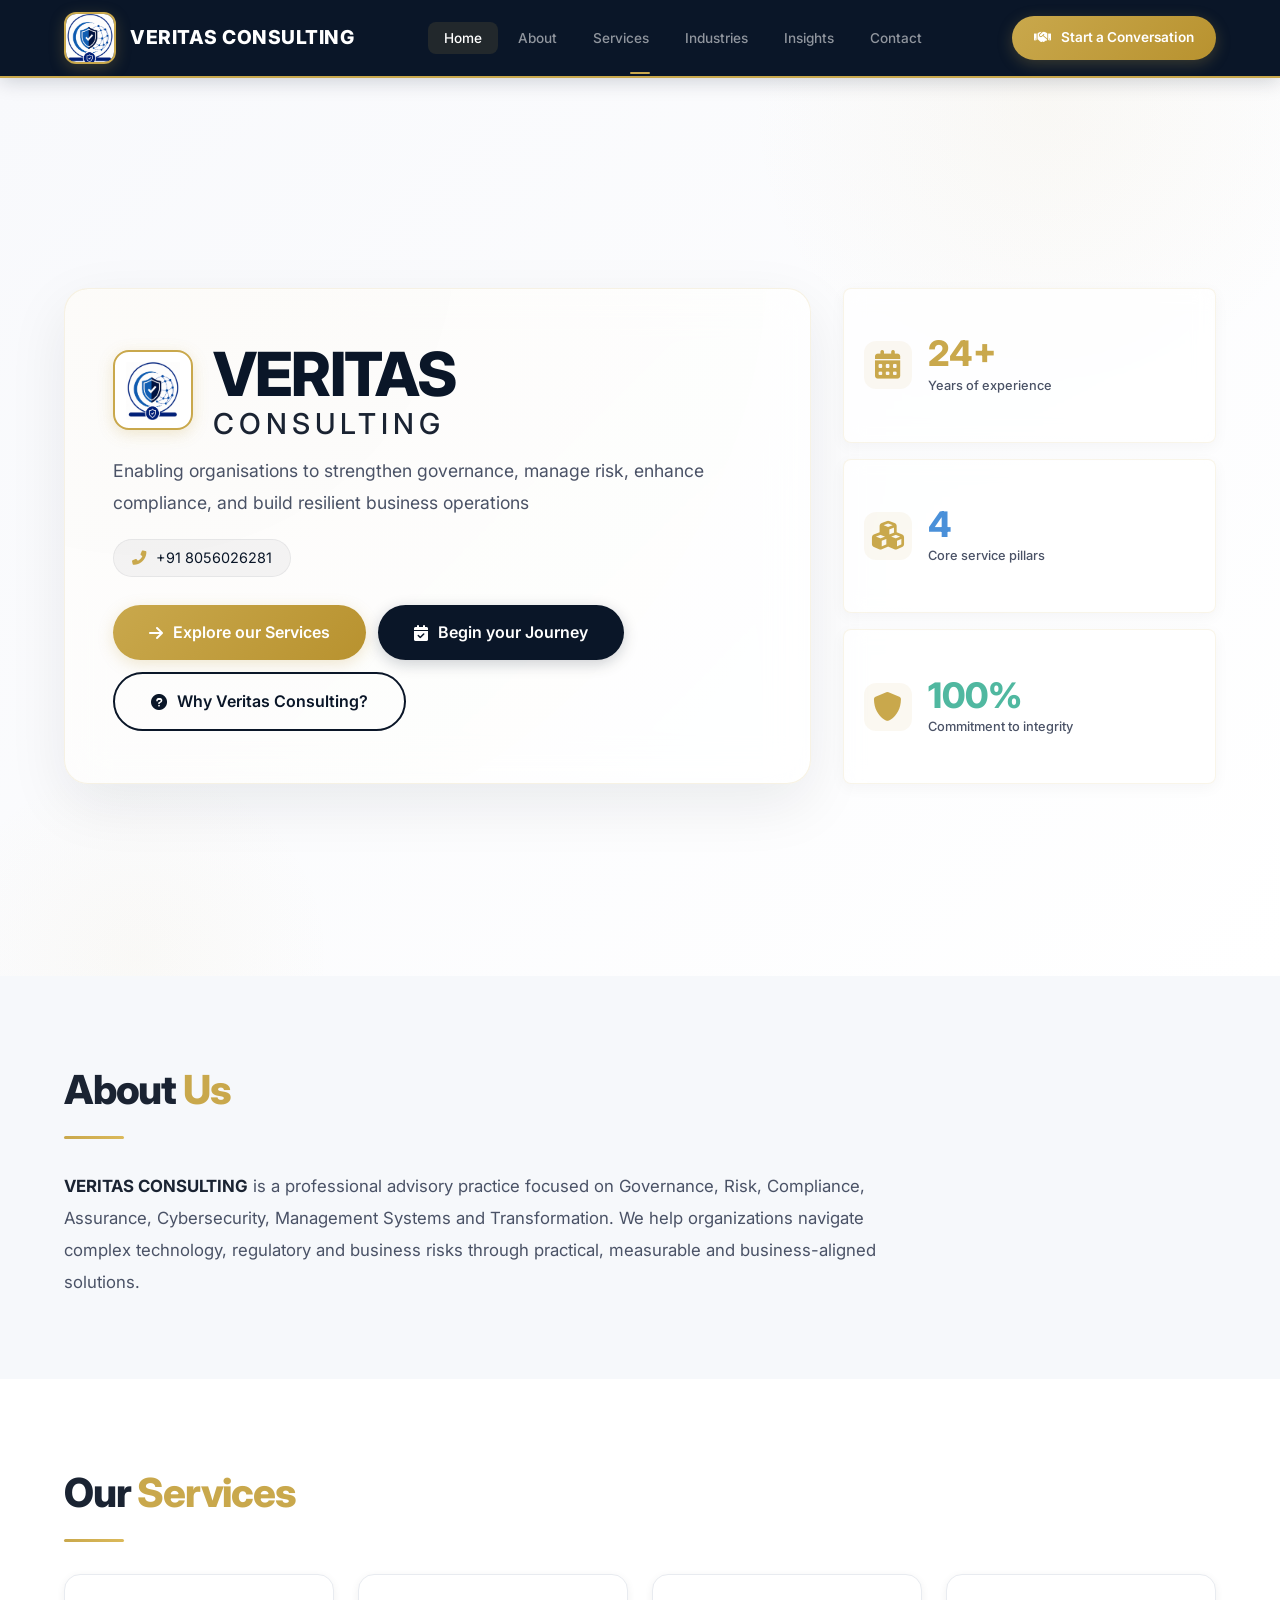
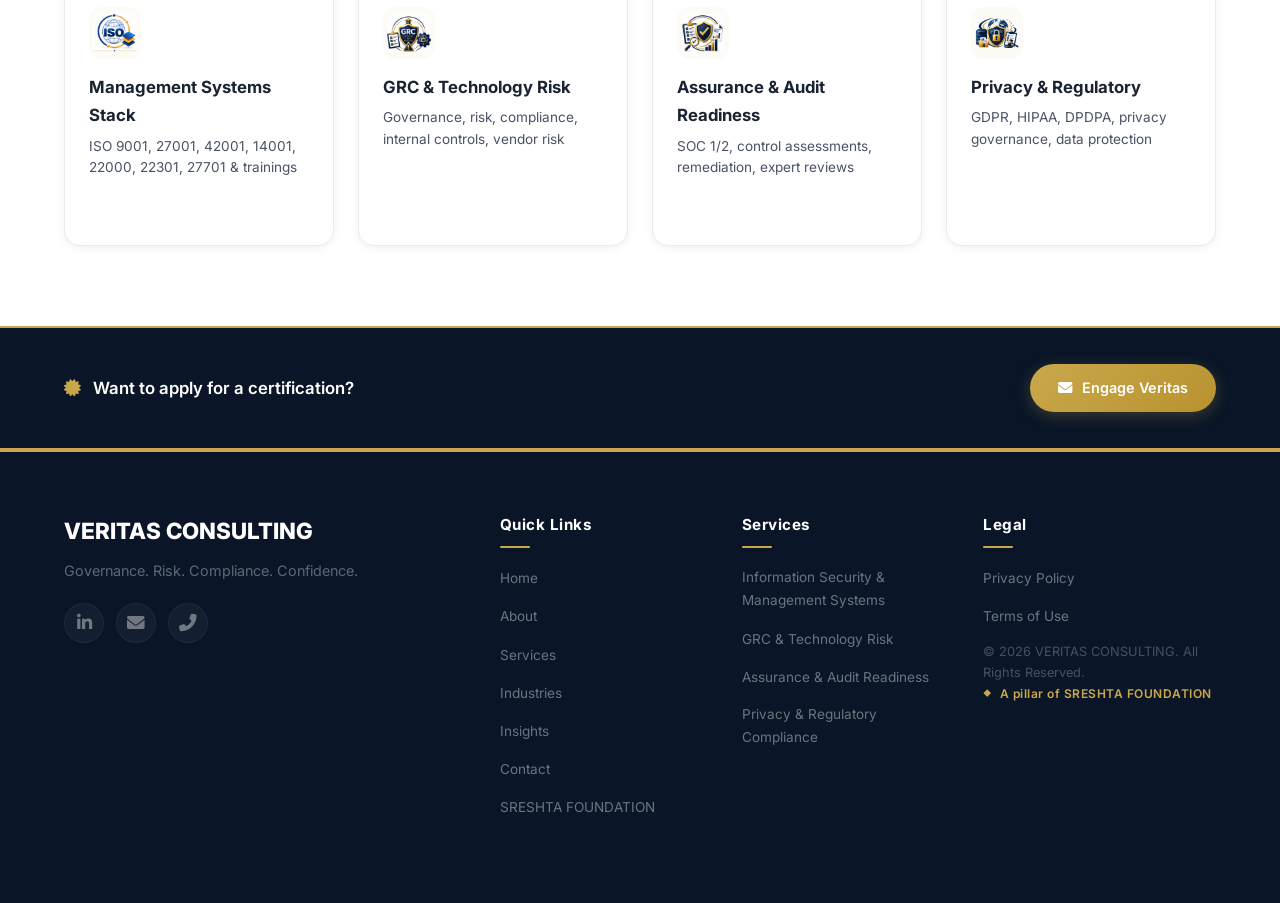
<file: index.html>
<!DOCTYPE html>
<html lang="en">
<head>
    <meta charset="UTF-8" />
    <meta name="viewport" content="width=device-width, initial-scale=1.0" />
    <title>VERITAS CONSULTING</title>
    
    <!-- Font Awesome Icons -->
    <link rel="stylesheet" href="https://cdnjs.cloudflare.com/ajax/libs/font-awesome/6.0.0-beta3/css/all.min.css" />
    
    <!-- Google Fonts -->
    <link href="https://fonts.googleapis.com/css2?family=Inter:opsz,wght@14..32,400;14..32,500;14..32,600;14..32,700;14..32,800&display=swap" rel="stylesheet" />

    <link rel="icon" type="image/png" href="logo.png">

    <style>
        /* ============================================================
           VERITAS CONSULTING - Complete CSS
           ============================================================ */

        /* ---------- Reset & Variables ---------- */
        * {
            margin: 0;
            padding: 0;
            box-sizing: border-box;
        }

        :root {
            --bg-primary: #ffffff;
            --bg-secondary: #f6f8fb;
            --bg-card: #ffffff;
            
            --nav-bg: #0a1628;
            --nav-bg-hover: #132a45;
            
            --primary: #0a1628;
            --primary-light: #1a2a4a;
            
            --gold: #c9a84c;
            --gold-light: #dbb95a;
            --gold-dark: #b8922f;
            
            --text-primary: #1a2332;
            --text-secondary: #4a5266;
            --text-muted: #8a94a8;
            --text-white: #ffffff;
            
            --border-color: #e8ebf0;
            --border-light: #f0f2f6;
            
            --shadow-sm: 0 2px 8px rgba(10, 22, 40, 0.06);
            --shadow-md: 0 8px 30px rgba(10, 22, 40, 0.08);
            --shadow-lg: 0 20px 60px rgba(10, 22, 40, 0.12);
            
            --radius: 8px;
            --radius-lg: 16px;
            --radius-xl: 24px;
            
            --transition: all 0.3s cubic-bezier(0.4, 0, 0.2, 1);
            --max-text: 860px;
        }

        html {
            scroll-behavior: smooth;
        }

        body {
            font-family: 'Inter', -apple-system, BlinkMacSystemFont, 'Segoe UI', sans-serif;
            color: var(--text-primary);
            line-height: 1.7;
            background: var(--bg-primary);
            -webkit-font-smoothing: antialiased;
        }

        .container {
            max-width: 1200px;
            margin: 0 auto;
            padding: 0 24px;
        }

        /* ---------- Typography ---------- */
        .section-title {
            font-size: 2.5rem;
            font-weight: 800;
            color: var(--text-primary);
            letter-spacing: -0.03em;
            margin-bottom: 8px;
        }

        .section-title .highlight {
            color: var(--gold);
        }

        .section-title-wrapper {
            margin-bottom: 32px;
        }

        .section-title-wrapper .section-title::after {
            content: '';
            display: block;
            width: 60px;
            height: 3px;
            background: linear-gradient(90deg, var(--gold), var(--gold-light));
            margin-top: 12px;
            border-radius: 2px;
        }

        .section {
            padding: 80px 0;
        }

        .alt-bg {
            background: var(--bg-secondary);
        }

        /* ---------- Buttons ---------- */
        .btn-primary {
            display: inline-flex;
            align-items: center;
            gap: 10px;
            background: linear-gradient(135deg, var(--gold), var(--gold-dark));
            color: var(--text-white);
            padding: 12px 28px;
            border-radius: 50px;
            font-weight: 600;
            font-size: 0.9rem;
            text-decoration: none;
            transition: var(--transition);
            border: none;
            cursor: pointer;
            box-shadow: 0 4px 15px rgba(201, 168, 76, 0.25);
        }

        .btn-primary:hover {
            transform: translateY(-2px);
            box-shadow: 0 8px 30px rgba(201, 168, 76, 0.35);
        }

        .btn-primary.btn-lg {
            padding: 14px 36px;
            font-size: 1rem;
        }

        .btn-primary.btn-cta {
            padding: 10px 22px;
            font-size: 0.85rem;
        }

        .btn-secondary {
            display: inline-flex;
            align-items: center;
            gap: 10px;
            background: var(--primary);
            color: var(--text-white);
            padding: 12px 28px;
            border-radius: 50px;
            font-weight: 600;
            font-size: 0.9rem;
            text-decoration: none;
            transition: var(--transition);
            border: none;
            cursor: pointer;
            box-shadow: 0 4px 15px rgba(10, 22, 40, 0.2);
        }

        .btn-secondary:hover {
            transform: translateY(-2px);
            background: var(--primary-light);
            box-shadow: 0 8px 30px rgba(10, 22, 40, 0.3);
        }

        .btn-secondary.btn-lg {
            padding: 14px 36px;
            font-size: 1rem;
        }

        .btn-outline {
            display: inline-flex;
            align-items: center;
            gap: 10px;
            background: transparent;
            color: var(--primary);
            padding: 12px 28px;
            border-radius: 50px;
            font-weight: 600;
            font-size: 0.9rem;
            text-decoration: none;
            transition: var(--transition);
            border: 2px solid var(--primary);
            cursor: pointer;
        }

        .btn-outline:hover {
            background: var(--primary);
            color: var(--text-white);
            transform: translateY(-2px);
        }

        .btn-outline.btn-lg {
            padding: 14px 36px;
            font-size: 1rem;
        }

        /* Button text display control */
        .btn-text-short {
            display: none;
        }
        .btn-text-full {
            display: inline;
        }

        /* ---------- Header ---------- */
        .header {
            position: fixed;
            top: 0;
            left: 0;
            right: 0;
            z-index: 1000;
            background: var(--nav-bg);
            border-bottom: 2px solid var(--gold);
            box-shadow: 0 2px 20px rgba(10, 22, 40, 0.2);
        }

        .header-container {
            display: flex;
            justify-content: space-between;
            align-items: center;
            height: 76px;
        }

        /* ---------- Logo Area ---------- */
        .logo-area {
            display: flex;
            align-items: center;
            gap: 14px;
            text-decoration: none;
        }

        /* Logo Image - Use this for your logo */
        .logo-image {
            height: 52px;
            width: 52px;
            border-radius: 12px;
            object-fit: cover;
            display: block;
            border: 2px solid var(--gold);
            box-shadow: 0 4px 15px rgba(201, 168, 76, 0.25);
            transition: var(--transition);
            flex-shrink: 0;
        }

        .logo-image:hover {
            transform: scale(1.05);
            box-shadow: 0 8px 30px rgba(201, 168, 76, 0.35);
        }

        /* Square Logo with Curved Edges (Text-based fallback) */
        .logo-square {
            width: 52px;
            height: 52px;
            border-radius: 12px;
            background: linear-gradient(135deg, var(--gold), var(--gold-dark));
            display: flex;
            align-items: center;
            justify-content: center;
            flex-shrink: 0;
            transition: var(--transition);
            box-shadow: 0 4px 15px rgba(201, 168, 76, 0.25);
            position: relative;
        }

        .logo-square:hover {
            transform: scale(1.08);
            box-shadow: 0 8px 30px rgba(201, 168, 76, 0.35);
        }

        /* Glow ring around square */
        .logo-square::before {
            content: '';
            position: absolute;
            inset: -3px;
            border-radius: 14px;
            padding: 3px;
            background: linear-gradient(135deg, var(--gold-light), transparent, var(--gold));
            -webkit-mask: linear-gradient(#fff 0 0) content-box, linear-gradient(#fff 0 0);
            mask: linear-gradient(#fff 0 0) content-box, linear-gradient(#fff 0 0);
            -webkit-mask-composite: xor;
            mask-composite: exclude;
            pointer-events: none;
        }

        /* Inner shine effect */
        .logo-square::after {
            content: '';
            position: absolute;
            inset: 4px;
            border-radius: 8px;
            background: radial-gradient(circle at 30% 30%, rgba(255,255,255,0.15), transparent 70%);
            pointer-events: none;
        }

        /* Text inside square */
        .logo-square-text {
            display: flex;
            flex-direction: column;
            align-items: center;
            justify-content: center;
            text-align: center;
            line-height: 1;
            z-index: 1;
            padding: 4px;
        }

        .logo-square-veritas {
            font-size: 10px;
            font-weight: 800;
            color: var(--text-white);
            letter-spacing: 0.5px;
            text-transform: uppercase;
        }

        .logo-square-consulting {
            font-size: 5.5px;
            font-weight: 600;
            color: rgba(255,255,255,0.85);
            letter-spacing: 1.5px;
            text-transform: uppercase;
            margin-top: 1px;
        }

        .logo-text {
            display: flex;
            flex-direction: column;
            line-height: 1.1;
        }

        .logo-veritas {
            font-weight: 800;
            font-size: 1.2rem;
            color: var(--text-white);
            letter-spacing: 0.5px;
        }

        .logo-consulting {
            font-weight: 500;
            font-size: 0.65rem;
            color: var(--gold);
            letter-spacing: 3px;
            text-transform: uppercase;
        }

        /* ---------- Navigation ---------- */
        .main-nav ul {
            display: flex;
            list-style: none;
            gap: 4px;
            align-items: center;
        }

        .main-nav ul li a {
            color: rgba(255,255,255,0.55);
            text-decoration: none;
            font-weight: 500;
            font-size: 0.85rem;
            padding: 8px 16px;
            border-radius: 8px;
            transition: var(--transition);
        }

        .main-nav ul li a:hover {
            color: var(--text-white);
            background: rgba(255,255,255,0.06);
        }

        .main-nav ul li a.active {
            color: var(--text-white);
            background: rgba(201, 168, 76, 0.12);
        }

        .main-nav ul li a.active::after {
            content: '';
            position: absolute;
            bottom: 2px;
            left: 50%;
            transform: translateX(-50%);
            width: 20px;
            height: 2px;
            background: var(--gold);
            border-radius: 2px;
        }

        .header-cta {
            display: flex;
            align-items: center;
            gap: 12px;
        }

        .hamburger {
            display: none;
            background: none;
            border: none;
            color: var(--text-white);
            font-size: 1.3rem;
            cursor: pointer;
            padding: 4px;
            transition: var(--transition);
        }

        .hamburger:hover {
            color: var(--gold);
        }

        /* ---------- Main Content ---------- */
        main {
            padding-top: 76px;
        }

        /* ---------- Hero ---------- */
        .hero {
            padding: 80px 0 60px;
            background: linear-gradient(135deg, #f8f9fc 0%, #ffffff 100%);
            position: relative;
            overflow: hidden;
            min-height: 100vh;
            display: flex;
            align-items: center;
        }

        .hero::before {
            content: '';
            position: absolute;
            top: -30%;
            right: -5%;
            width: 600px;
            height: 600px;
            background: radial-gradient(circle, rgba(201, 168, 76, 0.05) 0%, transparent 70%);
            border-radius: 50%;
            pointer-events: none;
        }

        .hero::after {
            content: '';
            position: absolute;
            bottom: -20%;
            left: -5%;
            width: 400px;
            height: 400px;
            background: radial-gradient(circle, rgba(201, 168, 76, 0.04) 0%, transparent 70%);
            border-radius: 50%;
            pointer-events: none;
        }

        .hero-grid {
            display: grid;
            grid-template-columns: 1fr 0.5fr;
            gap: 32px;
            align-items: stretch;
            position: relative;
            z-index: 1;
            max-width: 1200px;
            margin: 0 auto;
            width: 100%;
        }

        /* ===== HERO GLASS BOX ===== */
        .hero-glass-box {
            background: rgba(255, 255, 255, 0.75);
            backdrop-filter: blur(20px);
            -webkit-backdrop-filter: blur(20px);
            border: 1px solid rgba(201, 168, 76, 0.15);
            border-radius: var(--radius-xl);
            padding: 52px 48px;
            box-shadow: 
                0 20px 60px rgba(10, 22, 40, 0.08),
                inset 0 1px 0 rgba(255, 255, 255, 0.8);
            transition: var(--transition);
            position: relative;
            overflow: hidden;
            width: 100%;
        }

        /* Glass box glow effect */
        .hero-glass-box::before {
            content: '';
            position: absolute;
            top: -50%;
            left: -50%;
            width: 200%;
            height: 200%;
            background: radial-gradient(circle at 30% 20%, rgba(201, 168, 76, 0.04), transparent 60%);
            pointer-events: none;
        }

        /* Glass box border glow */
        .hero-glass-box::after {
            content: '';
            position: absolute;
            inset: -1px;
            border-radius: var(--radius-xl);
            padding: 1px;
            background: linear-gradient(135deg, rgba(201, 168, 76, 0.2), transparent 40%, rgba(201, 168, 76, 0.1));
            -webkit-mask: linear-gradient(#fff 0 0) content-box, linear-gradient(#fff 0 0);
            mask: linear-gradient(#fff 0 0) content-box, linear-gradient(#fff 0 0);
            -webkit-mask-composite: xor;
            mask-composite: exclude;
            pointer-events: none;
        }

        .hero-glass-box:hover {
            box-shadow: 
                0 30px 80px rgba(10, 22, 40, 0.12),
                inset 0 1px 0 rgba(255, 255, 255, 0.9);
            transform: translateY(-4px);
        }

        /* ===== Hero Content Inside Glass Box ===== */
        .hero-text {
            color: var(--text-primary);
            position: relative;
            z-index: 1;
        }

        /* Badge */
        .hero-badge {
            display: inline-flex;
            align-items: center;
            gap: 8px;
            background: rgba(201, 168, 76, 0.12);
            border: 1px solid rgba(201, 168, 76, 0.2);
            padding: 6px 18px;
            border-radius: 50px;
            font-size: 0.7rem;
            font-weight: 700;
            color: var(--gold-dark);
            letter-spacing: 1px;
            text-transform: uppercase;
            margin-bottom: 20px;
        }

        .hero-badge i {
            font-size: 0.65rem;
        }

        /* Logo in Hero */
        .hero-logo {
            display: flex;
            align-items: center;
            gap: 20px;
            margin-bottom: 16px;
        }

        /* Hero Logo Image */
        .hero-logo-image {
            height: 80px;
            width: 80px;
            border-radius: 16px;
            object-fit: contain;
            display: block;
            border: 2px solid var(--gold);
            box-shadow: 0 4px 15px rgba(201, 168, 76, 0.25);
            transition: var(--transition);
            flex-shrink: 0;
            background: var(--bg-card);
            padding: 8px;
        }

        .hero-logo-image:hover {
            transform: scale(1.05);
        }

        /* Fallback icon if no image */
        .hero-logo i {
            font-size: 3.5rem;
            color: var(--gold);
        }

        .hero-logo-text {
            display: flex;
            flex-direction: column;
            line-height: 1.1;
        }

        .hero-logo-text .veritas {
            font-size: 3.8rem;
            font-weight: 800;
            color: var(--primary);
            letter-spacing: -0.03em;
            line-height: 1.1;
        }

        .hero-logo-text .consulting {
            font-size: 1.8rem;
            font-weight: 500;
            color: var(black);
            letter-spacing: 5px;
            text-transform: uppercase;
        }

        /* Tagline */
        .hero-tagline {
            font-size: 1.1rem;
            color: var(--text-secondary);
            line-height: 1.8;
            max-width: 620px;
            margin-bottom: 20px;
        }

        /* Phone */
        .hero-phone {
            display: inline-flex;
            align-items: center;
            gap: 10px;
            background: rgba(10, 22, 40, 0.04);
            padding: 6px 18px;
            border-radius: 50px;
            font-size: 0.9rem;
            color: var(--primary);
            margin-bottom: 28px;
            border: 1px solid rgba(10, 22, 40, 0.06);
        }

        .hero-phone i {
            color: var(--gold);
        }

        /* Buttons */
        .hero-buttons {
            display: flex;
            flex-wrap: wrap;
            gap: 12px;
        }

        /* ===== STATS BESIDE GLASS BOX ===== */
        .hero-stats-side {
            display: flex;
            flex-direction: column;
            gap: 16px;
            height: 100%;
            justify-content: space-between;
        }

        .hero-stats-side .stat-item-side {
            background: rgba(255, 255, 255, 0.7);
            backdrop-filter: blur(10px);
            -webkit-backdrop-filter: blur(10px);
            border: 1px solid rgba(201, 168, 76, 0.12);
            border-radius: var(--radius);
            padding: 18px 20px;
            text-align: left;
            transition: var(--transition);
            box-shadow: 0 4px 15px rgba(10, 22, 40, 0.04);
            display: flex;
            align-items: center;
            gap: 16px;
            flex: 1;
            min-height: 0;
        }

        .hero-stats-side .stat-item-side:hover {
            transform: translateX(6px);
            border-color: var(--gold);
            box-shadow: 0 8px 25px rgba(201, 168, 76, 0.12);
        }

        .hero-stats-side .stat-icon-side {
            font-size: 1.8rem;
            color: var(--gold);
            width: 48px;
            height: 48px;
            background: rgba(201, 168, 76, 0.08);
            border-radius: 12px;
            display: flex;
            align-items: center;
            justify-content: center;
            flex-shrink: 0;
            transition: var(--transition);
        }

        /* Stat Image (for custom icons) */
        .hero-stats-side .stat-image-side {
            width: 48px;
            height: 48px;
            object-fit: contain;
            border-radius: 12px;
            flex-shrink: 0;
            background: rgba(201, 168, 76, 0.05);
            padding: 6px;
        }

        .hero-stats-side .stat-item-side:hover .stat-icon-side {
            background: linear-gradient(135deg, var(--gold), var(--gold-dark));
            color: var(--text-white);
            transform: scale(1.05);
        }

        .hero-stats-side .stat-info {
            display: flex;
            flex-direction: column;
            flex: 1;
        }

        .hero-stats-side .stat-number-side {
            font-size: 2.2rem;
            font-weight: 800;
            color: var(--gold);
            line-height: 1.1;
        }

        .hero-stats-side .stat-label-side {
            font-size: 0.8rem;
            color: var(--text-secondary);
            font-weight: 500;
            margin-top: 2px;
        }

        /* Different colors for each stat */
        .hero-stats-side .stat-item-side:nth-child(1) .stat-number-side {
            color: var(--gold);
        }
        .hero-stats-side .stat-item-side:nth-child(2) .stat-number-side {
            color: #4a90d9;
        }
        .hero-stats-side .stat-item-side:nth-child(3) .stat-number-side {
            color: #50b8a0;
        }
        .hero-stats-side .stat-item-side:nth-child(4) .stat-number-side {
            color: #e88a5a;
        }

        /* ---------- About Preview ---------- */
        .about-preview {
            background: var(--bg-secondary);
        }

        .about-preview .about-text {
            font-size: 1.05rem;
            line-height: 1.9;
            color: var(--text-secondary);
            max-width: var(--max-text);
        }

        .about-preview .about-text strong {
            color: var(--text-primary);
        }

        /* ---------- Service Tiles ---------- */
        .tile-grid {
            display: grid;
            grid-template-columns: repeat(4, 1fr);
            gap: 24px;
        }

        .tile {
            background: var(--bg-card);
            padding: 32px 24px;
            border-radius: var(--radius-lg);
            border: 1px solid var(--border-color);
            transition: var(--transition);
            cursor: pointer;
            box-shadow: var(--shadow-sm);
            position: relative;
            overflow: hidden;
            display: flex;
            flex-direction: column;
            align-items: flex-start;
        }

        .tile::before {
            content: '';
            position: absolute;
            top: 0;
            left: 0;
            right: 0;
            height: 3px;
            background: linear-gradient(90deg, var(--gold), var(--gold-light));
            transform: scaleX(0);
            transform-origin: left;
            transition: var(--transition);
        }

        .tile:hover::before {
            transform: scaleX(1);
        }

        .tile:hover {
            transform: translateY(-6px);
            border-color: var(--gold);
            box-shadow: var(--shadow-lg);
        }

        /* ===== TILE ICON (Font Awesome) ===== */
        .tile-icon {
            width: 52px;
            height: 52px;
            background: rgba(201, 168, 76, 0.08);
            border-radius: 12px;
            display: flex;
            align-items: center;
            justify-content: center;
            margin-bottom: 14px;
            color: var(--gold);
            font-size: 1.3rem;
            transition: var(--transition);
            flex-shrink: 0;
        }

        .tile:hover .tile-icon {
            background: linear-gradient(135deg, var(--gold), var(--gold-dark));
            color: var(--text-white);
            transform: scale(1.05);
        }

        /* ===== TILE IMAGE (Custom Logo/Icon) ===== */
        .tile-image {
            width: 52px;
            height: 52px;
            object-fit: contain;
            margin-bottom: 14px;
            transition: var(--transition);
            flex-shrink: 0;
            display: block;
            border-radius: 12px;
            background: rgba(201, 168, 76, 0.05);
            padding: 4px;
        }

        .tile:hover .tile-image {
            transform: scale(1.1) rotate(-5deg);
        }

        /* Alternative: Larger tile image */
        .tile-image.large {
            width: 64px;
            height: 64px;
        }

        /* Alternative: Circular tile image */
        .tile-image.circular {
            width: 56px;
            height: 56px;
            border-radius: 50%;
            border: 2px solid rgba(201, 168, 76, 0.15);
            padding: 4px;
            object-fit: cover;
        }

        .tile:hover .tile-image.circular {
            border-color: var(--gold);
        }

        .tile h3 {
            font-size: 1.05rem;
            font-weight: 700;
            color: var(--text-primary);
            margin-bottom: 6px;
        }

        .tile p {
            font-size: 0.85rem;
            color: var(--text-secondary);
            line-height: 1.6;
            margin-bottom: 0;
            flex: 1;
        }

        .tile .tile-arrow {
            display: inline-flex;
            align-items: center;
            gap: 6px;
            font-size: 0.8rem;
            font-weight: 600;
            color: var(--gold);
            margin-top: 12px;
            opacity: 0;
            transform: translateX(-8px);
            transition: var(--transition);
        }

        .tile:hover .tile-arrow {
            opacity: 1;
            transform: translateX(0);
        }

        /* ---------- CTA Bar ---------- */
        .cta-bar {
            padding: 36px 0;
            background: var(--primary);
            border-top: 2px solid var(--gold);
            border-bottom: 2px solid var(--gold);
        }

        .cta-bar-content {
            display: flex;
            justify-content: space-between;
            align-items: center;
            gap: 24px;
        }

        .cta-bar-content span {
            color: var(--text-white);
            font-size: 1.05rem;
            font-weight: 600;
        }

        .cta-bar-content span i {
            color: var(--gold);
            margin-right: 8px;
        }

        /* ---------- Stats ---------- */
        .stats-grid {
            display: grid;
            grid-template-columns: repeat(4, 1fr);
            gap: 24px;
        }

        .stat-item {
            text-align: center;
            padding: 24px;
            background: var(--bg-card);
            border-radius: var(--radius);
            border: 1px solid var(--border-color);
            transition: var(--transition);
        }

        .stat-item:hover {
            transform: translateY(-4px);
            border-color: var(--gold);
            box-shadow: var(--shadow-md);
        }

        .stat-num {
            display: block;
            font-size: 2.2rem;
            font-weight: 800;
            color: var(--gold);
            line-height: 1.1;
        }

        .stat-label {
            font-size: 0.8rem;
            color: var(--text-secondary);
            font-weight: 500;
        }

        /* ---------- Footer ---------- */
        .footer {
            background: var(--primary);
            color: rgba(255,255,255,0.5);
            padding: 60px 0 32px;
            border-top: 2px solid var(--gold);
        }

        .footer-grid {
            display: grid;
            grid-template-columns: 2fr 1fr 1fr 1.2fr;
            gap: 48px;
            margin-bottom: 40px;
        }

        .footer-brand {
            padding-right: 20px;
        }

        .footer-brand h3 {
            color: var(--text-white);
            font-size: 1.4rem;
            font-weight: 800;
            margin-bottom: 8px;
        }

        .footer-brand .tagline {
            font-size: 0.9rem;
            color: rgba(255,255,255,0.35);
            margin-bottom: 20px;
        }

        .social-links {
            display: flex;
            gap: 12px;
        }

        .social-links a {
            width: 40px;
            height: 40px;
            background: rgba(255,255,255,0.04);
            border-radius: 50%;
            display: flex;
            align-items: center;
            justify-content: center;
            color: rgba(255,255,255,0.4);
            text-decoration: none;
            transition: var(--transition);
            border: 1px solid rgba(255,255,255,0.04);
            font-size: 1.1rem;
        }

        .social-links a:hover {
            background: var(--gold);
            color: var(--text-white);
            border-color: var(--gold);
            transform: translateY(-3px);
        }

        .footer h4 {
            color: var(--text-white);
            font-size: 0.95rem;
            font-weight: 700;
            margin-bottom: 16px;
            letter-spacing: 0.5px;
            position: relative;
            padding-bottom: 10px;
        }

        .footer h4::after {
            content: '';
            position: absolute;
            bottom: 0;
            left: 0;
            width: 30px;
            height: 2px;
            background: var(--gold);
            border-radius: 2px;
        }

        .footer ul {
            list-style: none;
            padding: 0;
        }

        .footer ul li {
            margin-bottom: 10px;
        }

        .footer ul li a {
            color: rgba(255,255,255,0.4);
            text-decoration: none;
            font-size: 0.85rem;
            transition: var(--transition);
            display: inline-block;
            padding: 2px 0;
        }

        .footer ul li a:hover {
            color: var(--gold);
            transform: translateX(4px);
        }

        .footer-bottom {
            padding-top: 32px;
            border-top: 1px solid rgba(255,255,255,0.06);
            display: flex;
            justify-content: space-between;
            align-items: center;
            flex-wrap: wrap;
            gap: 16px;
        }

        .copyright {
            font-size: 0.8rem;
            color: rgba(255,255,255,0.25);
        }

        .pillar {
            font-size: 0.75rem;
            color: var(--gold);
            font-weight: 600;
            letter-spacing: 0.5px;
            display: flex;
            align-items: center;
            gap: 8px;
        }

        .pillar::before {
            content: '◆';
            font-size: 0.5rem;
        }

        /* ============================================================
           RESPONSIVE - iPad, Tablet & Mobile
           ============================================================ */

        /* Tablet (iPad) - Show hamburger on iPad Air and below */
        @media (max-width: 1024px) {
            /* Show hamburger on tablet */
            .hamburger {
                display: block;
            }
            
            /* Hide navigation by default on tablet */
            .main-nav {
                display: none;
                position: absolute;
                top: 76px;
                left: 0;
                right: 0;
                background: var(--nav-bg);
                padding: 16px 20px;
                border-top: 1px solid rgba(255,255,255,0.05);
                box-shadow: var(--shadow-lg);
            }
            
            .main-nav.open {
                display: block;
            }
            
            .main-nav ul {
                flex-direction: column;
                gap: 2px;
                align-items: stretch;
            }
            
            .main-nav ul li a {
                display: block;
                padding: 10px 14px;
                text-align: center;
            }

            .tile-grid {
                grid-template-columns: repeat(2, 1fr);
            }
            .footer-grid {
                grid-template-columns: 1fr 1fr;
            }
            
            /* Hero grid - stack on tablet */
            .hero-grid {
                grid-template-columns: 1fr;
                gap: 30px;
                max-width: 100%;
            }
            
            .hero-glass-box {
                padding: 40px 32px;
            }
            
            /* Stats side becomes horizontal row on tablet */
            .hero-stats-side {
                display: grid;
                grid-template-columns: 1fr 1fr;
                gap: 16px;
                height: auto;
                padding: 0;
            }
            
            .hero-stats-side .stat-item-side {
                padding: 16px 18px;
                flex: none;
                flex-direction: row;
                text-align: left;
            }
            
            .hero-stats-side .stat-number-side {
                font-size: 1.8rem;
            }
            
            .hero-logo-text .veritas {
                font-size: 3rem;
            }
            
            .hero-logo-text .consulting {
                font-size: 1.5rem;
                letter-spacing: 4px;
            }

            .hero-logo-image {
                height: 60px;
                width: 60px;
            }
            
            /* Button text - show shorter version on tablet */
            .btn-text-full {
                display: none;
            }
            .btn-text-short {
                display: inline;
            }
            
            .btn-primary.btn-lg,
            .btn-secondary.btn-lg,
            .btn-outline.btn-lg {
                padding: 12px 24px;
                font-size: 0.85rem;
            }
        }

        /* Mobile (Phone) */
        @media (max-width: 768px) {
            /* Logo sizes */
            .logo-image {
                height: 42px;
                width: 42px;
                border-radius: 10px;
            }

            .logo-square {
                width: 42px;
                height: 42px;
                border-radius: 10px;
            }

            .logo-square .logo-square-veritas {
                font-size: 8px;
            }

            .logo-square .logo-square-consulting {
                font-size: 4.5px;
            }

            .logo-veritas {
                font-size: 1rem;
            }

            .logo-consulting {
                font-size: 0.55rem;
            }
            
            .hero {
                padding: 60px 0 40px;
                min-height: auto;
            }
            
            .hero-grid {
                grid-template-columns: 1fr;
                gap: 24px;
                max-width: 100%;
            }

            .hero-glass-box {
                padding: 28px 20px;
                border-radius: var(--radius-lg);
            }

            .hero-logo {
                gap: 14px;
                flex-wrap: wrap;
                justify-content: center;
            }

            .hero-logo-text .veritas {
                font-size: 2.4rem;
            }

            .hero-logo-text .consulting {
                font-size: 1.2rem;
                letter-spacing: 3px;
            }

            .hero-logo i {
                font-size: 2.4rem;
            }

            .hero-logo-image {
                height: 50px;
                width: 50px;
            }

            .hero-tagline {
                font-size: 0.95rem;
                text-align: center;
            }
            
            .hero-buttons {
                flex-direction: column;
                width: 100%;
            }
            
            .hero-buttons .btn-primary,
            .hero-buttons .btn-secondary,
            .hero-buttons .btn-outline {
                width: 100%;
                justify-content: center;
                padding: 12px 20px;
                font-size: 0.85rem;
            }
            
            /* Stats - 2x2 grid on mobile */
            .hero-stats-side {
                display: grid;
                grid-template-columns: 1fr 1fr;
                gap: 12px;
                height: auto;
                padding: 0;
            }

            .hero-stats-side .stat-item-side {
                padding: 14px 16px;
                flex: none;
                flex-direction: column;
                text-align: center;
                gap: 4px;
            }

            .hero-stats-side .stat-number-side {
                font-size: 1.6rem;
            }

            .hero-stats-side .stat-label-side {
                font-size: 0.7rem;
            }

            .hero-stats-side .stat-icon-side {
                font-size: 1.3rem;
                width: 36px;
                height: 36px;
            }

            .hero-stats-side .stat-image-side {
                width: 36px;
                height: 36px;
            }
            
            .tile-grid {
                grid-template-columns: 1fr 1fr;
            }
            
            .stats-grid {
                grid-template-columns: 1fr 1fr;
            }
            
            .footer-grid {
                grid-template-columns: 1fr;
                gap: 28px;
            }
            
            .cta-bar-content {
                flex-direction: column;
                text-align: center;
            }
            
            .section-title {
                font-size: 2rem;
            }
            
            .section {
                padding: 50px 0;
            }
            
            .footer-bottom {
                flex-direction: column;
                text-align: center;
            }

            /* Hero badge */
            .hero-badge {
                font-size: 0.6rem;
                padding: 4px 14px;
            }

            /* Phone number */
            .hero-phone {
                font-size: 0.8rem;
                padding: 4px 14px;
                margin-bottom: 20px;
            }
        }

        /* Small Mobile */
        @media (max-width: 480px) {
            .logo-image {
                height: 36px;
                width: 36px;
                border-radius: 8px;
            }

            .logo-square {
                width: 36px;
                height: 36px;
                border-radius: 8px;
            }

            .logo-square .logo-square-veritas {
                font-size: 7px;
            }

            .logo-square .logo-square-consulting {
                font-size: 4px;
            }

            .logo-veritas {
                font-size: 0.8rem;
            }

            .logo-consulting {
                font-size: 0.45rem;
                letter-spacing: 2px;
            }

            /* Hide logo text on very small screens, show only icon */
            .logo-text {
                display: none;
            }

            .hero-glass-box {
                padding: 20px 14px;
            }

            .hero-logo-text .veritas {
                font-size: 1.8rem;
            }

            .hero-logo-text .consulting {
                font-size: 0.9rem;
                letter-spacing: 2px;
            }

            .hero-logo i {
                font-size: 1.8rem;
            }

            .hero-logo-image {
                height: 40px;
                width: 40px;
            }

            .hero-tagline {
                font-size: 0.85rem;
            }

            .hero-badge {
                font-size: 0.5rem;
                padding: 3px 10px;
            }

            .hero-phone {
                font-size: 0.75rem;
                padding: 4px 12px;
            }

            .hero-stats-side .stat-item-side {
                padding: 10px 12px;
            }

            .hero-stats-side .stat-number-side {
                font-size: 1.3rem;
            }

            .hero-stats-side .stat-label-side {
                font-size: 0.6rem;
            }

            .hero-stats-side .stat-icon-side {
                font-size: 1rem;
                width: 30px;
                height: 30px;
            }

            .hero-stats-side .stat-image-side {
                width: 30px;
                height: 30px;
            }

            .hero-buttons .btn-primary,
            .hero-buttons .btn-secondary,
            .hero-buttons .btn-outline {
                padding: 10px 16px;
                font-size: 0.75rem;
            }

            .tile-grid {
                grid-template-columns: 1fr;
            }
            
            .stats-grid {
                grid-template-columns: 1fr 1fr;
            }
            
            .section-title {
                font-size: 1.6rem;
            }
            
            .container {
                padding: 0 16px;
            }
        }

        /* ---------- Scroll Animation ---------- */
        .animate-on-scroll {
            opacity: 0;
            transform: translateY(20px);
            transition: opacity 0.5s ease, transform 0.5s ease;
        }

        .animate-on-scroll.visible {
            opacity: 1;
            transform: translateY(0);
        }
    </style>
</head>
<body>

<!-- ============================================================
     HEADER
     ============================================================ -->
<header class="header" id="header">
    <div class="container header-container">

        <!-- ===== LOGO ===== -->
        <a href="index.html" class="logo-area">
            <!-- OPTION 1: Use Image Logo (Recommended) -->
            <img src="logo.png" alt="VERITAS CONSULTING" class="logo-image" />
            
            <!-- OPTION 2: Use Square Text Logo (Fallback) 
            <div class="logo-square">
                <div class="logo-square-text">
                    <span class="logo-square-veritas">VERITAS</span>
                    <span class="logo-square-consulting">CONSULTING</span>
                </div>
            </div> -->
            
            <!-- Logo Text beside the square -->
            <div class="logo-text">
                <span class="logo-veritas">VERITAS CONSULTING</span>
                <span class="logo-consulting"></span>
            </div>
        </a>

        <!-- ===== NAVIGATION ===== -->
        <nav class="main-nav" id="mainNav">
            <ul>
                <li><a href="index.html" class="active">Home</a></li>
                <li><a href="about.html">About</a></li>
                <li><a href="services.html">Services</a></li>
                <li><a href="industries.html">Industries</a></li>
                <li><a href="insights.html">Insights</a></li>
                <li><a href="contact.html">Contact</a></li>
            </ul>
        </nav>

        <!-- ===== HEADER CTA ===== -->
        <div class="header-cta">
            <a href="contact.html" class="btn-primary btn-cta">
                <i class="fas fa-handshake"></i> Start a Conversation
            </a>
            <button class="hamburger" id="hamburger" aria-label="Toggle menu">
                <i class="fas fa-bars"></i>
            </button>
        </div>
    </div>
</header>

<!-- ============================================================
     MAIN CONTENT
     ============================================================ -->
<main>

    <!-- ===== HERO SECTION WITH GLASS BOX + STATS SIDEBAR ===== -->
    <section class="hero">
        <div class="container hero-grid">
            
            <!-- LEFT: Glass Box -->
            <div class="hero-glass-box">
                <div class="hero-text">
                    
                    <!-- "VERITAS CONSULTING" Logo -->
                    <div class="hero-logo">
                        <!-- OPTION 1: Use Image Logo in Hero -->
                        <img src="logo.png" alt="VERITAS CONSULTING" class="hero-logo-image" />
                        
                        <!-- OPTION 2: Use Icon (Fallback) 
                        <i class="fas fa-scale-balanced"></i> -->
                        
                        <div class="hero-logo-text">
                            <span class="veritas">VERITAS</span>
                            <span class="consulting">CONSULTING</span>
                        </div>
                    </div>
                    
                    <!-- Tagline -->
                    <p class="hero-tagline">
                        Enabling organisations to strengthen governance, manage risk, enhance compliance, and build resilient business operations
                    </p>
                    
                    <!-- Phone -->
                    <div class="hero-phone">
                        <i class="fas fa-phone-alt"></i> +91 8056026281
                    </div>
                    
                    <!-- Buttons with concise text for mobile/tablet -->
                    <div class="hero-buttons">
                        <a href="services.html" class="btn-primary btn-lg">
                            <i class="fas fa-arrow-right"></i>
                            <span class="btn-text-full">Explore our Services</span>
                            <span class="btn-text-short">Services</span>
                        </a>
                        <a href="contact.html" class="btn-secondary btn-lg">
                            <i class="fas fa-calendar-check"></i>
                            <span class="btn-text-full">Begin your Journey</span>
                            <span class="btn-text-short">Conversation</span>
                        </a>
                        <a href="about.html#why" class="btn-outline btn-lg">
                            <i class="fas fa-question-circle"></i>
                            <span class="btn-text-full">Why Veritas Consulting?</span>
                            <span class="btn-text-short">Why Us?</span>
                        </a>
                    </div>
                    
                </div>
            </div>
            <!-- End Glass Box -->

            <!-- RIGHT: Stats Sidebar (Beside the Glass Box) -->
            <div class="hero-stats-side">
                <div class="stat-item-side">
                    <!-- OPTION 1: Use Font Awesome Icon -->
                    <div class="stat-icon-side">
                        <i class="fas fa-calendar-alt"></i>
                    </div>
                    <!-- OPTION 2: Use Image (Uncomment and comment the icon above) -->
                    <!--<img src="assets/images/icons/experience.png" alt="Experience" class="stat-image-side" /> -->
                    <div class="stat-info">
                        <span class="stat-number-side">24+</span>
                        <span class="stat-label-side">Years of experience</span>
                    </div>
                </div>
                <div class="stat-item-side">
                    <div class="stat-icon-side">
                        <i class="fas fa-cubes"></i>
                    </div>
                    <!-- <img src="assets/images/icons/pillars.png" alt="Pillars" class="stat-image-side" /> -->
                    <div class="stat-info">
                        <span class="stat-number-side">4</span>
                        <span class="stat-label-side">Core service pillars</span>
                    </div>
                </div>
                <div class="stat-item-side">
                    <div class="stat-icon-side">
                        <i class="fas fa-shield-alt"></i>
                    </div>
                    <!-- <img src="assets/images/icons/integrity.png" alt="Integrity" class="stat-image-side" /> -->
                    <div class="stat-info">
                        <span class="stat-number-side">100%</span>
                        <span class="stat-label-side">Commitment to integrity</span>
                    </div>
                </div>
            </div>
            <!-- End Stats Sidebar -->

        </div>
    </section>

    <!-- ===== ABOUT PREVIEW ===== -->
    <section class="about-preview section">
        <div class="container">
            <div class="section-title-wrapper">
                <h2 class="section-title">About <span class="highlight">Us</span></h2>
            </div>
            <p class="about-text">
                <strong>VERITAS CONSULTING</strong> is a professional advisory practice focused on Governance, Risk, Compliance, Assurance, Cybersecurity, Management Systems and Transformation. We help organizations navigate complex technology, regulatory and business risks through practical, measurable and business-aligned solutions.
            </p>
        </div>
    </section>

    <!-- ===== SERVICE TILES ===== -->
    <section class="service-tiles section">
        <div class="container">
            <div class="section-title-wrapper">
                <h2 class="section-title">Our <span class="highlight">Services</span></h2>
            </div>
            
            <div class="tile-grid">
                <!-- Tile 1 - Management Systems Stack -->
                <div class="tile animate-on-scroll" onclick="location.href='services.html#management'">
                    <!-- OPTION 1: Use Font Awesome Icon -->
                    <!--<div class="tile-icon"><i class="fas fa-layer-group"></i></div> -->
                    
                    <!-- OPTION 2: Use Image/Logo (Uncomment if you have images) -->
                     <img src="MANAGEMENT SYSTEM STACK.png" alt="Management Systems" class="tile-image" /> 
                    
                    <h3>Management Systems Stack</h3>
                    <p>ISO 9001, 27001, 42001, 14001, 22000, 22301, 27701 &amp; trainings</p>
                    <span class="tile-arrow">Learn More <i class="fas fa-arrow-right"></i></span>
                </div>

                <!-- Tile 2 - GRC & Technology Risk -->
                <div class="tile animate-on-scroll" onclick="location.href='services.html#grc'">
                    <!-- OPTION 1: Use Font Awesome Icon -->
                    <!--<div class="tile-icon"><i class="fas fa-diagram-project"></i></div>-->
                    
                    <!-- OPTION 2: Use Image/Logo (Uncomment if you have images) -->
                    <img src="GRC AND TECHNOLOGY.png" alt="GRC & Technology Risk" class="tile-image" />
                    
                    <h3>GRC &amp; Technology Risk</h3>
                    <p>Governance, risk, compliance, internal controls, vendor risk</p>
                    <span class="tile-arrow">Learn More <i class="fas fa-arrow-right"></i></span>
                </div>

                <!-- Tile 3 - Assurance & Audit Readiness -->
                <div class="tile animate-on-scroll" onclick="location.href='services.html#assurance'">
                    <!-- OPTION 1: Use Font Awesome Icon -->
                    <!--<div class="tile-icon"><i class="fas fa-clipboard-check"></i></div>-->
                    
                    <!-- OPTION 2: Use Image/Logo (Uncomment if you have images) -->
                    <img src="ASSURANCE AND AUDIT READINESS.png" alt="Assurance & Audit Readiness" class="tile-image" /> 
                    
                    <h3>Assurance &amp; Audit Readiness</h3>
                    <p>SOC 1/2, control assessments, remediation, expert reviews</p>
                    <span class="tile-arrow">Learn More <i class="fas fa-arrow-right"></i></span>
                </div>

                <!-- Tile 4 - Privacy & Regulatory -->
                <div class="tile animate-on-scroll" onclick="location.href='services.html#privacy'">
                    <!-- OPTION 1: Use Font Awesome Icon -->
                    <!--<div class="tile-icon"><i class="fas fa-user-shield"></i></div>-->
                    
                    <!-- OPTION 2: Use Image/Logo (Uncomment if you have images) -->
                    <img src="PRIVACY.png" alt="Privacy & Regulatory" class="tile-image" />
                    
                    <h3>Privacy &amp; Regulatory</h3>
                    <p>GDPR, HIPAA, DPDPA, privacy governance, data protection</p>
                    <span class="tile-arrow">Learn More <i class="fas fa-arrow-right"></i></span>
                </div>
            </div>
        </div>
    </section>

    <!-- ===== CTA BAR ===== -->
    <section class="cta-bar">
        <div class="container cta-bar-content">
            <span><i class="fas fa-certificate"></i> Want to apply for a certification?</span>
            <a href="mailto:infovc@veritasconsul.com" class="btn-primary">
                <i class="fas fa-envelope"></i> Engage Veritas
            </a>
        </div>
    </section>

</main>

<!-- ============================================================
     FOOTER
     ============================================================ -->
<footer class="footer">
    <div class="container footer-grid">
        
        <div class="footer-brand">
            <h3>VERITAS CONSULTING</h3>
            <p class="tagline">Governance. Risk. Compliance. Confidence.</p>
            <div class="social-links">
                <a href="https://www.linkedin.com/company/veritas-consulting-sf/?viewAsMember=true" target="_blank" aria-label="LinkedIn">
                    <i class="fab fa-linkedin-in"></i>
                </a>
                <a href="mailto:infovc@veritasconsul.com" aria-label="Email">
                    <i class="fas fa-envelope"></i>
                </a>
                <a href="contact.html" aria-label="Contact">
                    <i class="fas fa-phone-alt"></i>
                </a>
            </div>
        </div>

        <div class="footer-links">
            <h4>Quick Links</h4>
            <ul>
                <li><a href="index.html">Home</a></li>
                <li><a href="about.html">About</a></li>
                <li><a href="services.html">Services</a></li>
                <li><a href="industries.html">Industries</a></li>
                <li><a href="insights.html">Insights</a></li>
                <li><a href="contact.html">Contact</a></li>
                <li><a href="https://www.sreshtafoundation.com" target="_blank">SRESHTA FOUNDATION</a></li>
            </ul>
        </div>

        <div class="footer-services">
            <h4>Services</h4>
            <ul>
                <li><a href="services.html#management">Information Security &amp; Management Systems</a></li>
                <li><a href="services.html#grc">GRC &amp; Technology Risk</a></li>
                <li><a href="services.html#assurance">Assurance &amp; Audit Readiness</a></li>
                <li><a href="services.html#privacy">Privacy &amp; Regulatory Compliance</a></li>
            </ul>
        </div>

        <div class="footer-legal">
            <h4>Legal</h4>
            <ul>
                <li><a href="privacy.html">Privacy Policy</a></li>
                <li><a href="terms.html">Terms of Use</a></li>
            </ul>
            <p class="copyright">&copy; 2026 VERITAS CONSULTING. All Rights Reserved.</p>
            <p class="pillar">A pillar of SRESHTA FOUNDATION</p>
        </div>
    </div>
</footer>

<!-- ============================================================
     JAVASCRIPT
     ============================================================ -->
<script>
    document.addEventListener('DOMContentLoaded', function() {

        // ---------- Mobile Hamburger Menu ----------
        const hamburger = document.getElementById('hamburger');
        const nav = document.getElementById('mainNav');

        if (hamburger && nav) {
            hamburger.addEventListener('click', function() {
                nav.classList.toggle('open');
                const icon = this.querySelector('i');
                if (icon) {
                    icon.classList.toggle('fa-bars');
                    icon.classList.toggle('fa-times');
                }
            });
        }

        // Close menu on link click (mobile)
        const navLinks = document.querySelectorAll('.main-nav a');
        navLinks.forEach(link => {
            link.addEventListener('click', function() {
                if (window.innerWidth <= 1024) {
                    nav.classList.remove('open');
                    const icon = hamburger?.querySelector('i');
                    if (icon) {
                        icon.classList.remove('fa-times');
                        icon.classList.add('fa-bars');
                    }
                }
            });
        });

        // ---------- Header Scroll Effect ----------
        const header = document.getElementById('header');
        if (header) {
            window.addEventListener('scroll', function() {
                if (window.scrollY > 10) {
                    header.classList.add('scrolled');
                } else {
                    header.classList.remove('scrolled');
                }
            });
        }

        // ---------- Scroll Animation (Intersection Observer) ----------
        const observerOptions = {
            threshold: 0.0001,
            rootMargin: '0px 0px -30px 0px'
        };

        const observer = new IntersectionObserver((entries) => {
            entries.forEach(entry => {
                if (entry.isIntersecting) {
                    entry.target.classList.add('visible');
                }
            });
        }, observerOptions);

        document.querySelectorAll('.animate-on-scroll').forEach(el => {
            observer.observe(el);
        });

    });
</script>

</body>
</html>
</file>
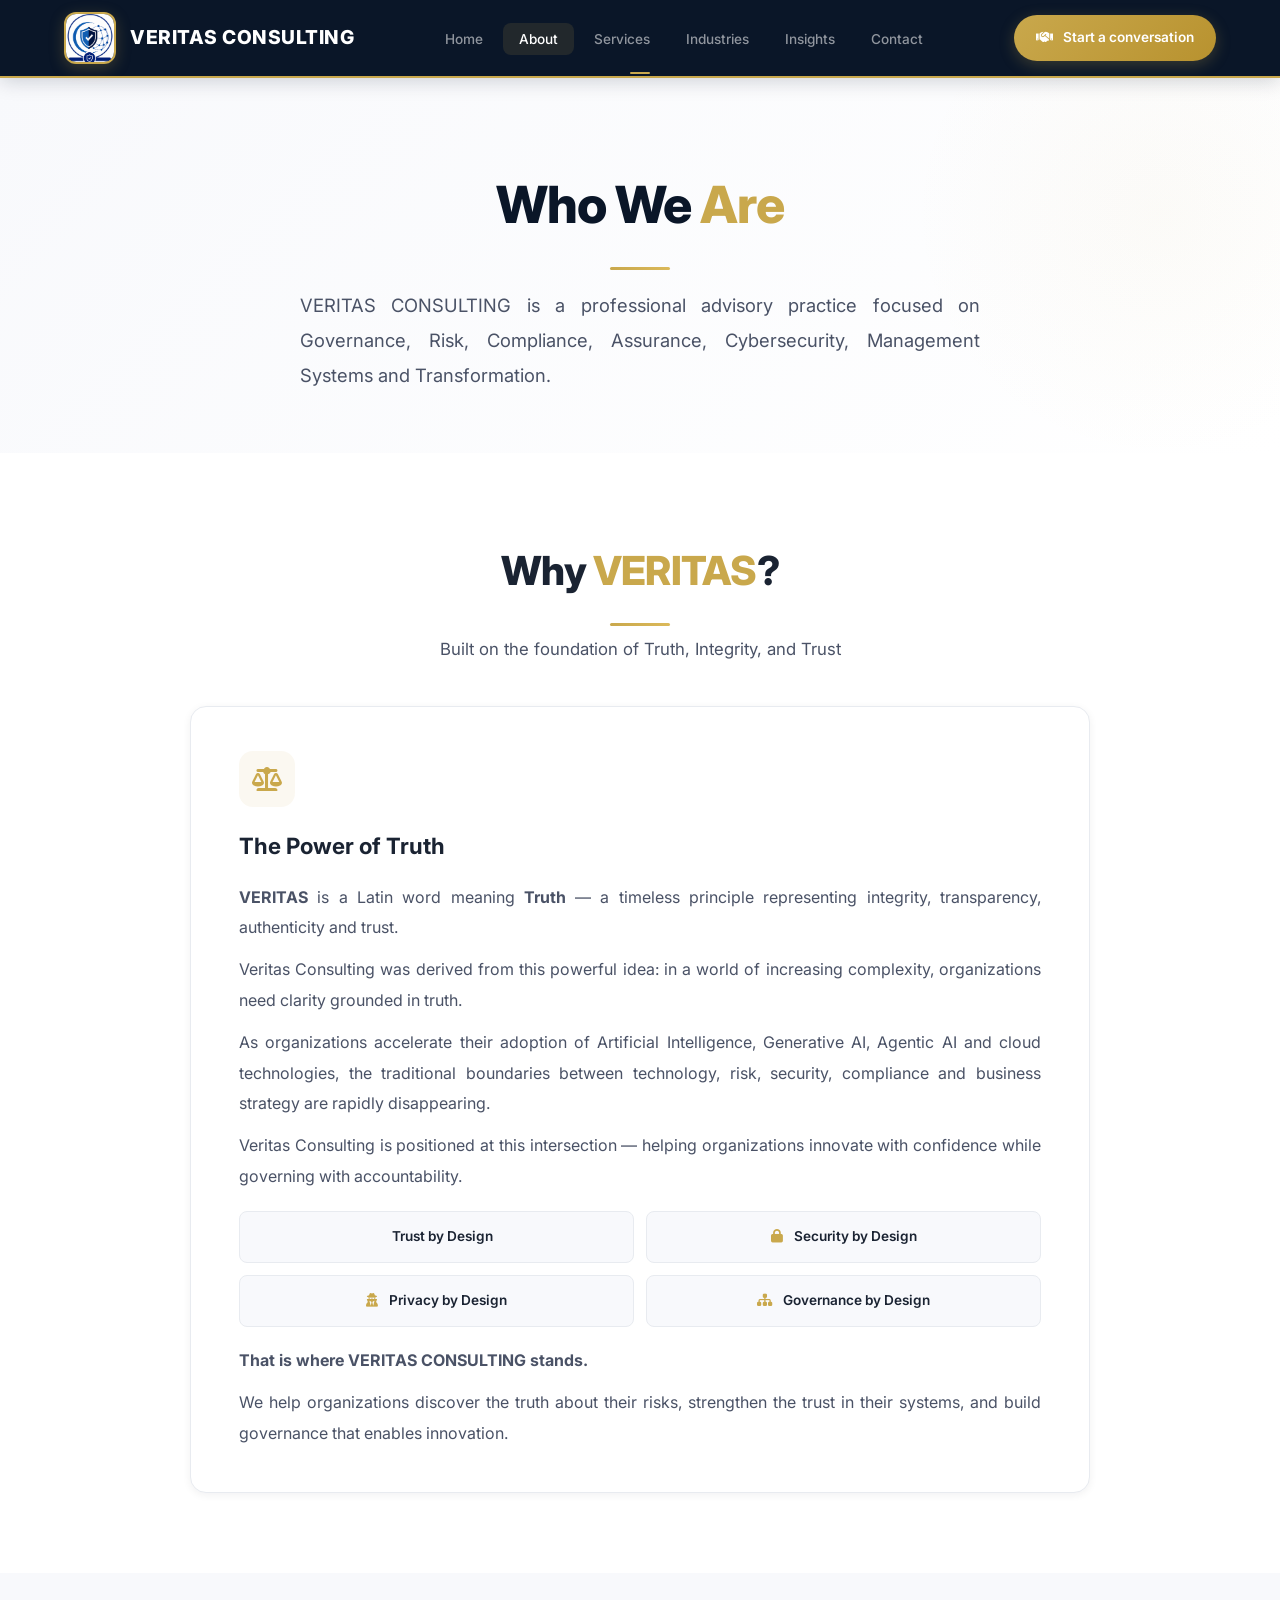
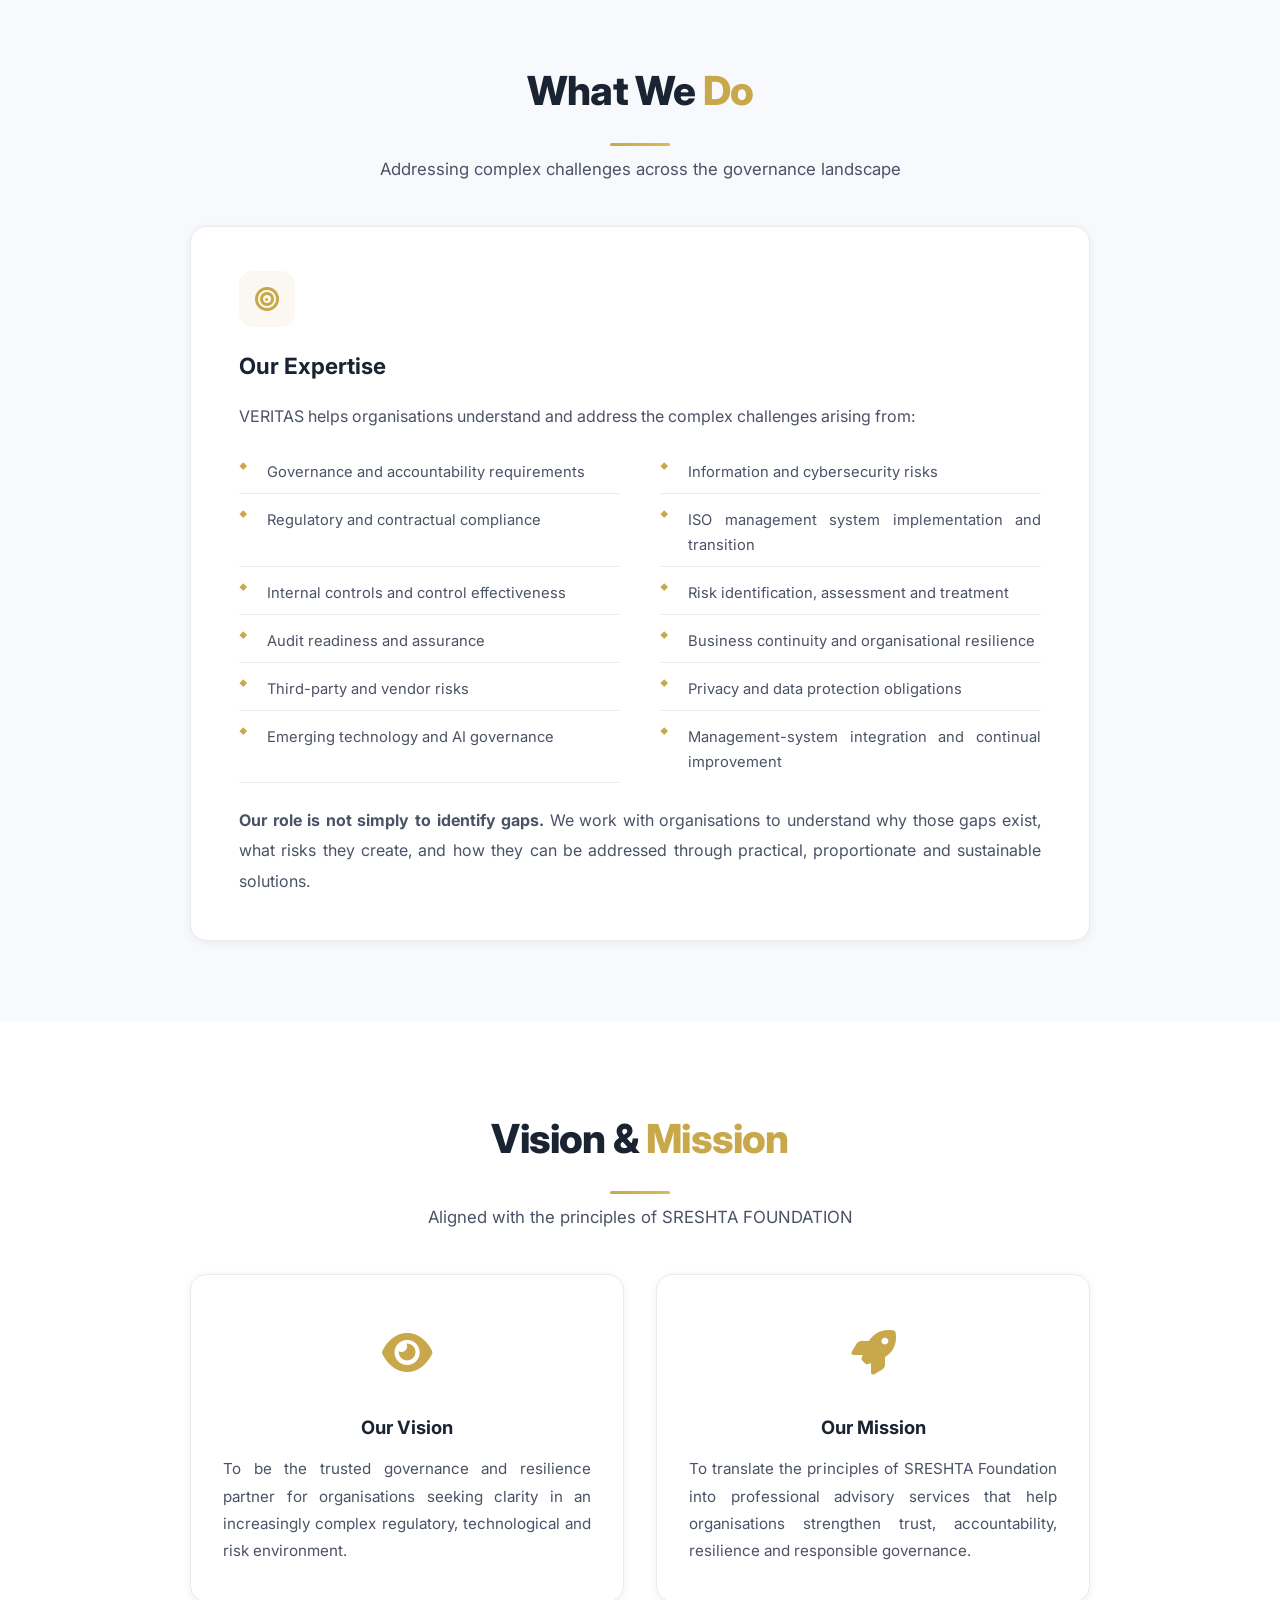
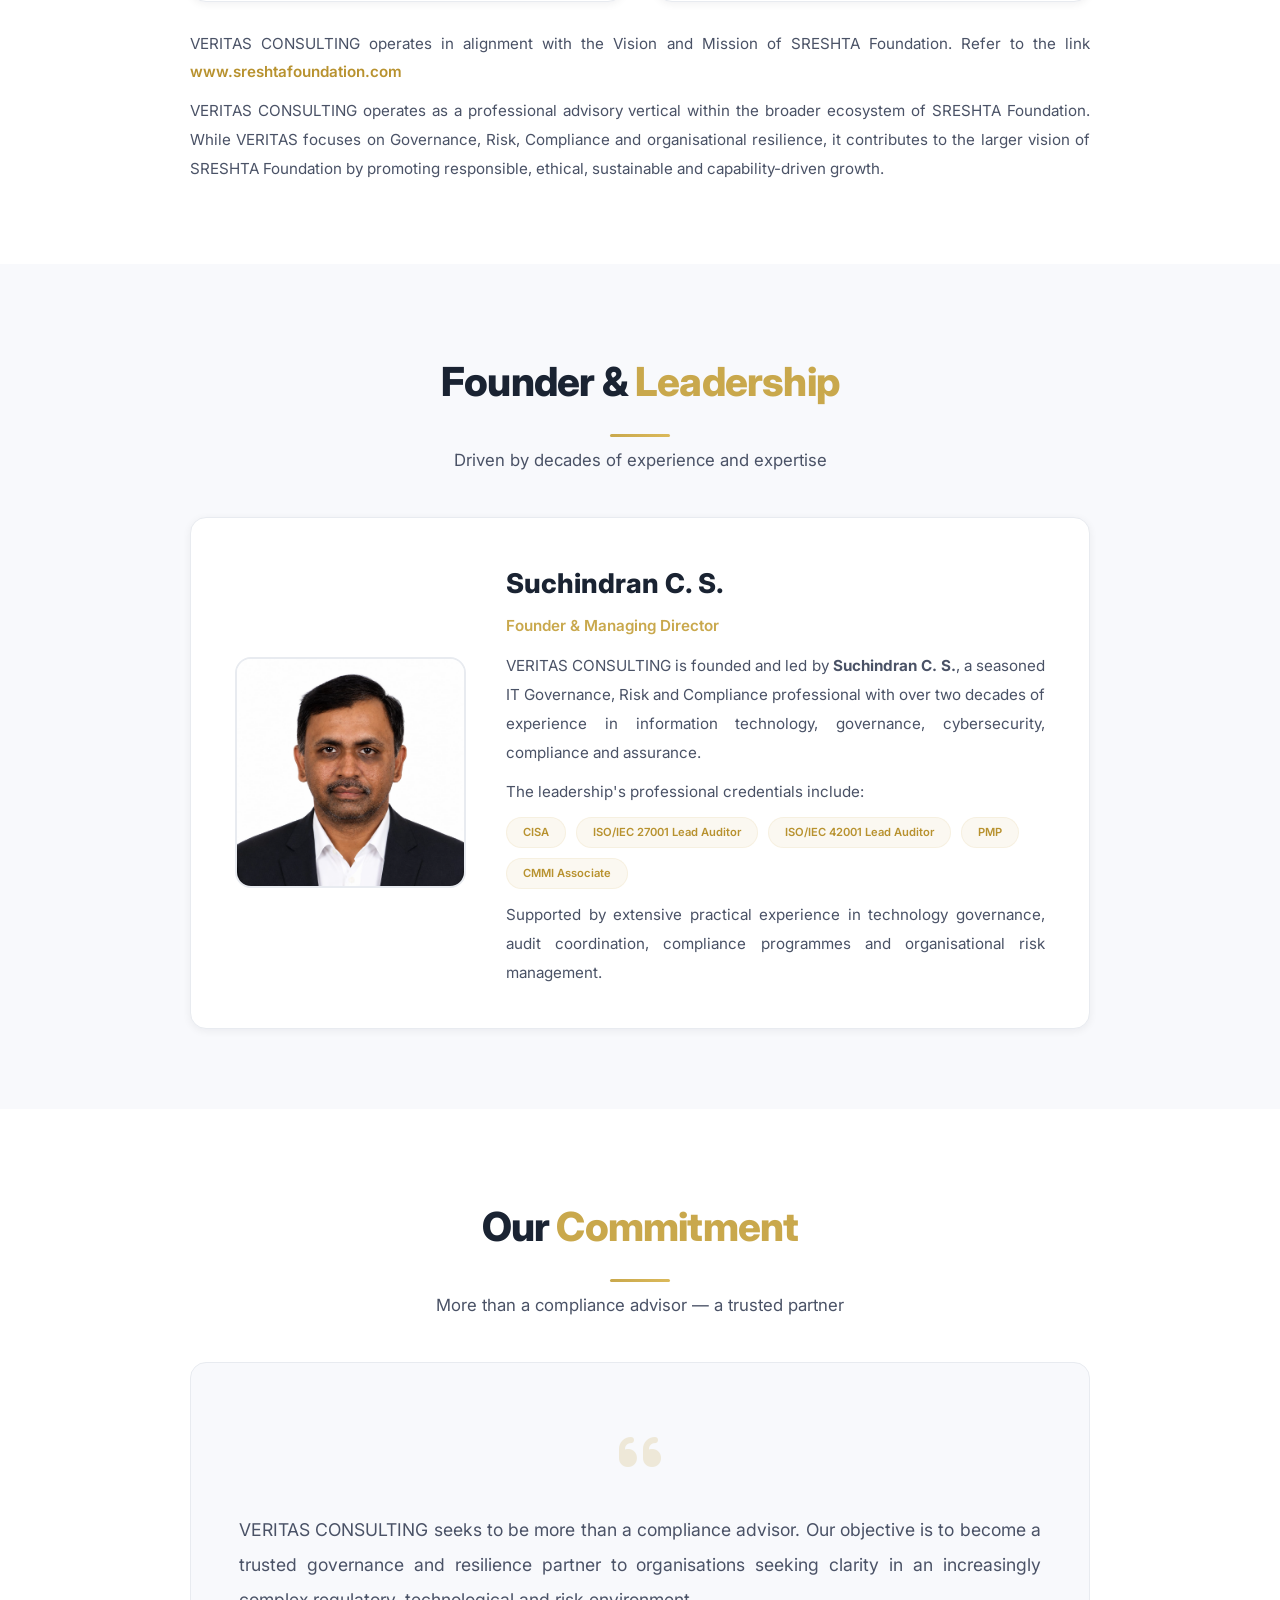
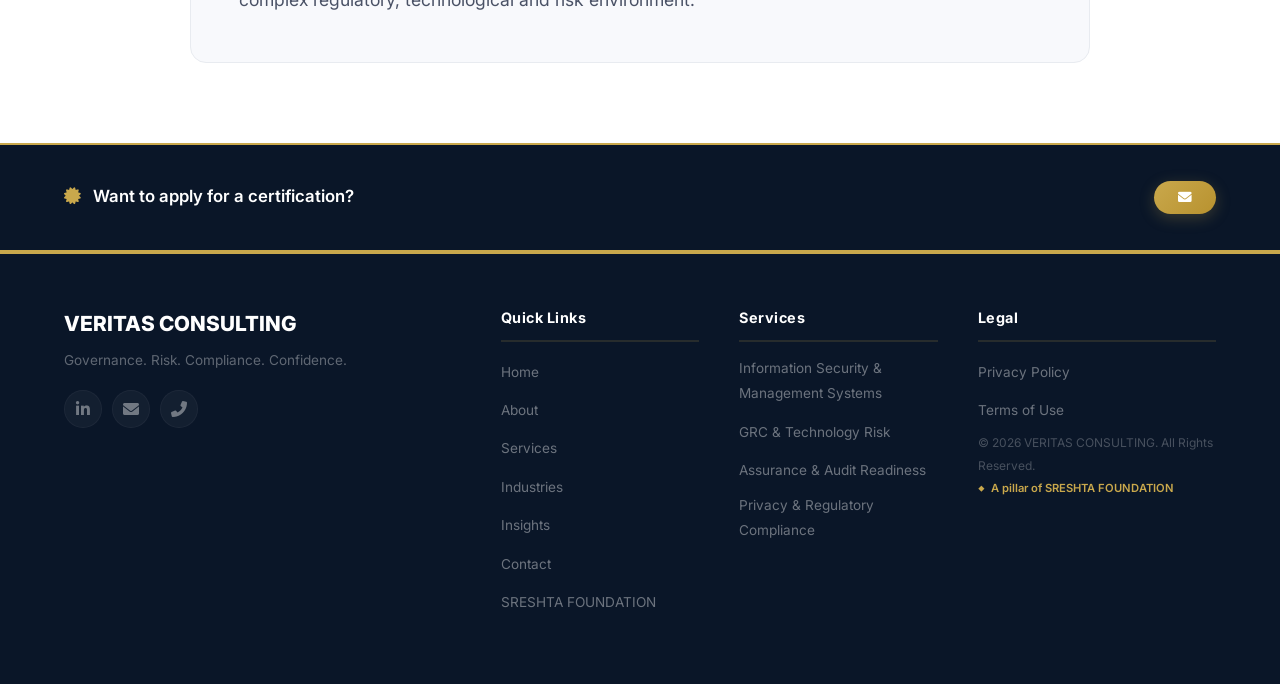
<file: about.html>
<!DOCTYPE html>
<html lang="en">
<head>
    <meta charset="UTF-8" />
    <meta name="viewport" content="width=device-width, initial-scale=1.0" />
    <title>About - VERITAS CONSULTING</title>
    
    <link rel="stylesheet" href="https://cdnjs.cloudflare.com/ajax/libs/font-awesome/6.0.0-beta3/css/all.min.css" />
    <link href="https://fonts.googleapis.com/css2?family=Inter:opsz,wght@14..32,400;14..32,500;14..32,600;14..32,700;14..32,800&display=swap" rel="stylesheet" />
<link rel="icon" type="image/png" href="logo.png">
    <style>
        /* ============================================================
           RESET & VARIABLES
           ============================================================ */
        * {
            margin: 0;
            padding: 0;
            box-sizing: border-box;
        }

        :root {
            --bg-primary: #ffffff;
            --bg-secondary: #f8f9fc;
            --nav-bg: #0a1628;
            --primary: #0a1628;
            --gold: #c9a84c;
            --gold-light: #dbb95a;
            --gold-dark: #b8922f;
            --text-primary: #1a2332;
            --text-secondary: #4a5266;
            --text-muted: #8a94a8;
            --text-white: #ffffff;
            --border-color: #e8ebf0;
            --shadow-sm: 0 2px 8px rgba(10, 22, 40, 0.06);
            --shadow-md: 0 8px 30px rgba(10, 22, 40, 0.08);
            --shadow-lg: 0 20px 60px rgba(10, 22, 40, 0.10);
            --radius: 8px;
            --radius-lg: 16px;
            --radius-xl: 24px;
            --transition: all 0.3s cubic-bezier(0.4, 0, 0.2, 1);
            --max-text: 900px;
        }

        html { scroll-behavior: smooth; }

        body {
            font-family: 'Inter', -apple-system, BlinkMacSystemFont, 'Segoe UI', sans-serif;
            color: var(--text-primary);
            line-height: 1.9;
            background: var(--bg-primary);
            -webkit-font-smoothing: antialiased;
        }

        .container {
            max-width: 1200px;
            margin: 0 auto;
            padding: 0 24px;
        }

        /* ---------- Typography ---------- */
        .section-title {
            font-size: 2.5rem;
            font-weight: 800;
            color: var(--text-primary);
            letter-spacing: -0.02em;
        }

        .section-title .highlight { color: var(--gold); }

        .section-title-wrapper {
            margin-bottom: 40px;
            text-align: center;
        }

        .section-title-wrapper .section-title::after {
            content: '';
            display: block;
            width: 60px;
            height: 3px;
            background: linear-gradient(90deg, var(--gold), var(--gold-light));
            margin: 14px auto 0;
            border-radius: 2px;
        }

        .section-subtitle {
            font-size: 1.05rem;
            color: var(--text-secondary);
            margin-top: 8px;
            text-align: center;
        }

        .section { padding: 80px 0; }
        .alt-bg { background: var(--bg-secondary); }

        /* ---------- Buttons ---------- */
        .btn-primary {
            display: inline-flex;
            align-items: center;
            gap: 10px;
            background: linear-gradient(135deg, var(--gold), var(--gold-dark));
            color: var(--text-white);
            padding: 10px 24px;
            border-radius: 50px;
            font-weight: 600;
            font-size: 0.85rem;
            text-decoration: none;
            transition: var(--transition);
            border: none;
            cursor: pointer;
            box-shadow: 0 4px 15px rgba(201, 168, 76, 0.25);
        }

        .btn-primary:hover {
            transform: translateY(-2px);
            box-shadow: 0 8px 30px rgba(201, 168, 76, 0.35);
        }

        .btn-primary.btn-cta {
            padding: 10px 22px;
            font-size: 0.85rem;
        }

        /* ---------- Header ---------- */
        .header {
            position: fixed;
            top: 0;
            left: 0;
            right: 0;
            z-index: 1000;
            background: var(--nav-bg);
            border-bottom: 2px solid var(--gold);
            box-shadow: 0 2px 20px rgba(10, 22, 40, 0.2);
        }

        .header-container {
            display: flex;
            justify-content: space-between;
            align-items: center;
            height: 76px;
        }

        /* ---------- Logo Area ---------- */
        .logo-area {
            display: flex;
            align-items: center;
            gap: 14px;
            text-decoration: none;
        }

        /* Logo Image - Use this for your logo */
        .logo-image {
            height: 52px;
            width: 52px;
            border-radius: 12px;
            object-fit: cover;
            display: block;
            border: 2px solid var(--gold);
            box-shadow: 0 4px 15px rgba(201, 168, 76, 0.25);
            transition: var(--transition);
            flex-shrink: 0;
        }

        .logo-image:hover {
            transform: scale(1.05);
            box-shadow: 0 8px 30px rgba(201, 168, 76, 0.35);
        }

        /* Square Logo with Curved Edges (Text-based fallback) */
        .logo-square {
            width: 52px;
            height: 52px;
            border-radius: 12px;
            background: linear-gradient(135deg, var(--gold), var(--gold-dark));
            display: flex;
            align-items: center;
            justify-content: center;
            flex-shrink: 0;
            transition: var(--transition);
            box-shadow: 0 4px 15px rgba(201, 168, 76, 0.25);
            position: relative;
        }

        .logo-square:hover {
            transform: scale(1.08);
            box-shadow: 0 8px 30px rgba(201, 168, 76, 0.35);
        }

        .logo-square::before {
            content: '';
            position: absolute;
            inset: -3px;
            border-radius: 14px;
            padding: 3px;
            background: linear-gradient(135deg, var(--gold-light), transparent, var(--gold));
            -webkit-mask: linear-gradient(#fff 0 0) content-box, linear-gradient(#fff 0 0);
            mask: linear-gradient(#fff 0 0) content-box, linear-gradient(#fff 0 0);
            -webkit-mask-composite: xor;
            mask-composite: exclude;
            pointer-events: none;
        }

        .logo-square::after {
            content: '';
            position: absolute;
            inset: 4px;
            border-radius: 8px;
            background: radial-gradient(circle at 30% 30%, rgba(255,255,255,0.15), transparent 70%);
            pointer-events: none;
        }

        .logo-square-text {
            display: flex;
            flex-direction: column;
            align-items: center;
            justify-content: center;
            text-align: center;
            line-height: 1;
            z-index: 1;
            padding: 4px;
        }

        .logo-square-veritas {
            font-size: 10px;
            font-weight: 800;
            color: var(--text-white);
            letter-spacing: 0.5px;
            text-transform: uppercase;
        }

        .logo-square-consulting {
            font-size: 5.5px;
            font-weight: 600;
            color: rgba(255,255,255,0.85);
            letter-spacing: 1.5px;
            text-transform: uppercase;
            margin-top: 1px;
        }

        .logo-text {
            display: flex;
            flex-direction: column;
            line-height: 1.1;
        }

        .logo-veritas {
            font-weight: 800;
            font-size: 1.2rem;
            color: var(--text-white);
            letter-spacing: 0.5px;
        }

        .logo-consulting {
            font-weight: 500;
            font-size: 0.65rem;
            color: var(--gold);
            letter-spacing: 3px;
            text-transform: uppercase;
        }

        /* ---------- Navigation ---------- */
        .main-nav ul {
            display: flex;
            list-style: none;
            gap: 4px;
            align-items: center;
        }

        .main-nav ul li a {
            color: rgba(255,255,255,0.55);
            text-decoration: none;
            font-weight: 500;
            font-size: 0.85rem;
            padding: 8px 16px;
            border-radius: 8px;
            transition: var(--transition);
        }

        .main-nav ul li a:hover {
            color: var(--text-white);
            background: rgba(255,255,255,0.06);
        }

        .main-nav ul li a.active {
            color: var(--text-white);
            background: rgba(201, 168, 76, 0.12);
        }

        .main-nav ul li a.active::after {
            content: '';
            position: absolute;
            bottom: 2px;
            left: 50%;
            transform: translateX(-50%);
            width: 20px;
            height: 2px;
            background: var(--gold);
            border-radius: 2px;
        }

        .header-cta {
            display: flex;
            align-items: center;
            gap: 12px;
        }

        .hamburger {
            display: none;
            background: none;
            border: none;
            color: var(--text-white);
            font-size: 1.3rem;
            cursor: pointer;
            padding: 4px;
            transition: var(--transition);
        }

        .hamburger:hover { color: var(--gold); }
        main { padding-top: 76px; }

        /* ============================================================
           ABOUT HERO
           ============================================================ */
        .about-hero {
            padding: 80px 0 60px;
            background: linear-gradient(135deg, #f8f9fc 0%, #ffffff 100%);
            text-align: center;
            position: relative;
            overflow: hidden;
        }

        .about-hero::before {
            content: '';
            position: absolute;
            top: -30%;
            right: -10%;
            width: 500px;
            height: 500px;
            background: radial-gradient(circle, rgba(201, 168, 76, 0.04) 0%, transparent 70%);
            border-radius: 50%;
            pointer-events: none;
        }

        .about-hero-content {
            max-width: 800px;
            margin: 0 auto;
            position: relative;
            z-index: 1;
        }

        .about-hero-badge {
            display: inline-flex;
            align-items: center;
            gap: 8px;
            background: rgba(201, 168, 76, 0.1);
            border: 1px solid rgba(201, 168, 76, 0.15);
            padding: 6px 18px;
            border-radius: 50px;
            font-size: 0.7rem;
            font-weight: 700;
            color: var(--gold-dark);
            letter-spacing: 1px;
            text-transform: uppercase;
            margin-bottom: 20px;
        }

        .about-hero h1 {
            font-size: 3.2rem;
            font-weight: 800;
            color: var(--primary);
            letter-spacing: -0.02em;
            margin-bottom: 12px;
        }

        .about-hero h1 .highlight { color: var(--gold); }

        .about-hero .hero-divider {
            width: 60px;
            height: 3px;
            background: linear-gradient(90deg, var(--gold), var(--gold-light));
            margin: 14px auto 18px;
            border-radius: 2px;
        }

        .about-hero p {
            font-size: 1.15rem;
            color: var(--text-secondary);
            max-width: 680px;
            margin: 0 auto;
            line-height: 1.9;
            text-align: justify;
            text-justify: inter-word;
        }

        /* ============================================================
           GLASS CARD
           ============================================================ */
        .glass-card {
            background: var(--bg-primary);
            border: 1px solid var(--border-color);
            border-radius: var(--radius-lg);
            padding: 44px 48px;
            box-shadow: var(--shadow-sm);
            transition: var(--transition);
            max-width: var(--max-text);
            margin: 0 auto;
        }

        .glass-card:hover {
            box-shadow: var(--shadow-lg);
            border-color: var(--gold);
        }

        .glass-card .card-icon {
            width: 56px;
            height: 56px;
            background: rgba(201, 168, 76, 0.08);
            border-radius: 14px;
            display: flex;
            align-items: center;
            justify-content: center;
            margin-bottom: 18px;
            font-size: 1.5rem;
            color: var(--gold);
            transition: var(--transition);
        }

        .glass-card .card-image {
            width: 56px;
            height: 56px;
            object-fit: contain;
            border-radius: 14px;
            margin-bottom: 18px;
            display: block;
            background: rgba(201, 168, 76, 0.05);
            padding: 6px;
            transition: var(--transition);
        }

        .glass-card:hover .card-icon {
            background: linear-gradient(135deg, var(--gold), var(--gold-dark));
            color: var(--text-white);
        }

        .glass-card:hover .card-image {
            transform: scale(1.05) rotate(-5deg);
        }

        .glass-card h3 {
            font-size: 1.4rem;
            font-weight: 700;
            color: var(--text-primary);
            margin-bottom: 14px;
        }

        .glass-card p {
            font-size: 1rem;
            color: var(--text-secondary);
            line-height: 1.9;
            text-align: justify;
            text-justify: inter-word;
            margin-bottom: 12px;
        }

        .glass-card p:last-child {
            margin-bottom: 0;
        }

        /* ---------- Principles Grid ---------- */
        .principles-grid {
            display: grid;
            grid-template-columns: 1fr 1fr;
            gap: 12px;
            margin: 20px 0 18px;
        }

        .principles-grid .principle {
            background: var(--bg-secondary);
            border: 1px solid var(--border-color);
            border-radius: var(--radius);
            padding: 12px 18px;
            text-align: center;
            font-size: 0.85rem;
            font-weight: 600;
            color: var(--text-primary);
            transition: var(--transition);
        }

        .principles-grid .principle:hover {
            border-color: var(--gold);
            background: rgba(201, 168, 76, 0.06);
            transform: translateY(-2px);
        }

        .principles-grid .principle i {
            color: var(--gold);
            margin-right: 8px;
        }

        /* ---------- What We Do List ---------- */
        .what-grid {
            display: grid;
            grid-template-columns: 1fr 1fr;
            gap: 6px 40px;
            margin: 20px 0 22px;
            padding: 0;
            list-style: none;
        }

        .what-grid li {
            padding: 8px 0 8px 28px;
            position: relative;
            font-size: 0.92rem;
            color: var(--text-secondary);
            border-bottom: 1px solid var(--border-color);
            text-align: justify;
            text-justify: inter-word;
            line-height: 1.7;
        }

        .what-grid li::before {
            content: '◆';
            position: absolute;
            left: 0;
            top: 8px;
            color: var(--gold);
            font-size: 0.5rem;
        }

        .what-grid li:last-child {
            border-bottom: none;
        }

        /* ---------- Vision & Mission ---------- */
        .vision-grid {
            display: grid;
            grid-template-columns: 1fr 1fr;
            gap: 32px;
            max-width: var(--max-text);
            margin: 0 auto;
        }

        .vision-card {
            background: var(--bg-primary);
            border: 1px solid var(--border-color);
            border-radius: var(--radius-lg);
            padding: 36px 32px;
            text-align: center;
            transition: var(--transition);
            box-shadow: var(--shadow-sm);
        }

        .vision-card:hover {
            transform: translateY(-4px);
            border-color: var(--gold);
            box-shadow: var(--shadow-lg);
        }

        .vision-card .vision-icon {
            font-size: 2.8rem;
            color: var(--gold);
            margin-bottom: 14px;
            display: block;
        }

        .vision-card .vision-image {
            width: 64px;
            height: 64px;
            object-fit: contain;
            margin: 0 auto 14px;
            display: block;
        }

        .vision-card h4 {
            font-size: 1.15rem;
            font-weight: 700;
            color: var(--text-primary);
            margin-bottom: 10px;
        }

        .vision-card p {
            font-size: 0.95rem;
            color: var(--text-secondary);
            line-height: 1.8;
            text-align: justify;
            text-justify: inter-word;
        }

        .vision-description {
            max-width: var(--max-text);
            margin: 28px auto 0;
            text-align: center;
        }

        .vision-description p {
            color: var(--text-secondary);
            font-size: 0.95rem;
            line-height: 1.9;
            text-align: justify;
            text-justify: inter-word;
            margin-bottom: 10px;
        }

        .vision-description p:last-child {
            margin-bottom: 0;
        }

        .vision-description a {
            color: var(--gold-dark);
            font-weight: 600;
            text-decoration: none;
            transition: var(--transition);
        }

        .vision-description a:hover { color: var(--gold); }

        /* ---------- Founder ---------- */
        .founder-box {
            background: var(--bg-primary);
            border: 1px solid var(--border-color);
            border-radius: var(--radius-lg);
            padding: 40px 44px;
            box-shadow: var(--shadow-sm);
            transition: var(--transition);
            max-width: var(--max-text);
            margin: 0 auto;
        }

        .founder-box:hover {
            box-shadow: var(--shadow-lg);
            border-color: var(--gold);
        }

        .founder-grid {
            display: grid;
            grid-template-columns: 0.6fr 1.4fr;
            gap: 40px;
            align-items: center;
        }

        .founder-image-wrapper {
            width: 100%;
            aspect-ratio: 1;
            border-radius: var(--radius-lg);
            overflow: hidden;
            background: var(--bg-secondary);
            border: 2px solid var(--border-color);
            transition: var(--transition);
            position: relative;
        }

        .founder-image-wrapper:hover {
            border-color: var(--gold);
            transform: scale(1.02);
        }

        .founder-image-wrapper::after {
            content: '';
            position: absolute;
            bottom: 0;
            left: 0;
            right: 0;
            height: 30%;
            background: linear-gradient(transparent, rgba(10, 22, 40, 0.1));
            pointer-events: none;
            opacity: 0;
            transition: var(--transition);
        }

        .founder-image-wrapper:hover::after {
            opacity: 1;
        }

        .founder-image {
            width: 100%;
            height: 100%;
            object-fit: cover;
            display: block;
        }

        /* Founder Image Placeholder (if no image) */
        .founder-placeholder {
            width: 100%;
            aspect-ratio: 1;
            border-radius: var(--radius-lg);
            background: linear-gradient(135deg, rgba(201, 168, 76, 0.08), rgba(201, 168, 76, 0.03));
            display: flex;
            flex-direction: column;
            align-items: center;
            justify-content: center;
            border: 2px dashed rgba(201, 168, 76, 0.15);
            text-align: center;
            color: var(--text-muted);
            padding: 20px;
        }

        .founder-placeholder i {
            font-size: 4rem;
            color: var(--gold);
            margin-bottom: 12px;
        }

        .founder-placeholder p {
            font-size: 0.85rem;
        }

        .founder-info h3 {
            font-size: 1.7rem;
            font-weight: 800;
            color: var(--text-primary);
            margin-bottom: 2px;
        }

        .founder-info .founder-title {
            font-size: 0.95rem;
            color: var(--gold);
            font-weight: 600;
            margin-bottom: 12px;
        }

        .founder-info p {
            font-size: 0.95rem;
            color: var(--text-secondary);
            line-height: 1.9;
            text-align: justify;
            text-justify: inter-word;
            margin-bottom: 10px;
        }

        .founder-info p:last-child {
            margin-bottom: 0;
        }

        .founder-credentials {
            display: flex;
            flex-wrap: wrap;
            gap: 10px;
            margin: 10px 0 12px;
        }

        .founder-credentials span {
            background: rgba(201, 168, 76, 0.08);
            border: 1px solid rgba(201, 168, 76, 0.1);
            padding: 4px 16px;
            border-radius: 50px;
            font-size: 0.7rem;
            font-weight: 600;
            color: var(--gold-dark);
            transition: var(--transition);
        }

        .founder-credentials span:hover {
            background: var(--gold);
            color: var(--text-white);
        }

        /* ---------- Commitment ---------- */
        .commitment-box {
            max-width: var(--max-text);
            margin: 0 auto;
            background: var(--bg-secondary);
            border: 1px solid var(--border-color);
            border-radius: var(--radius-lg);
            padding: 44px 48px;
            text-align: center;
            transition: var(--transition);
        }

        .commitment-box:hover {
            border-color: var(--gold);
            box-shadow: var(--shadow-md);
        }

        .commitment-box .quote-icon {
            font-size: 3rem;
            color: var(--gold);
            opacity: 0.2;
            margin-bottom: 14px;
            display: block;
        }

        .commitment-box .quote-image {
            width: 64px;
            height: 64px;
            object-fit: contain;
            margin: 0 auto 14px;
            display: block;
            opacity: 0.3;
        }

        .commitment-box p {
            font-size: 1.1rem;
            color: var(--text-secondary);
            line-height: 2;
            text-align: justify;
            text-justify: inter-word;
        }

        /* ---------- CTA Bar ---------- */
        .cta-bar {
            padding: 36px 0;
            background: var(--primary);
            border-top: 2px solid var(--gold);
            border-bottom: 2px solid var(--gold);
        }

        .cta-bar-content {
            display: flex;
            justify-content: space-between;
            align-items: center;
            gap: 24px;
        }

        .cta-bar-content span {
            color: var(--text-white);
            font-size: 1.05rem;
            font-weight: 600;
        }

        .cta-bar-content span i {
            color: var(--gold);
            margin-right: 8px;
        }

        /* ============================================================
           FOOTER
           ============================================================ */
        .footer {
            background: var(--primary);
            color: rgba(255,255,255,0.5);
            padding: 50px 0 28px;
            border-top: 2px solid var(--gold);
        }

        .footer-grid {
            display: grid;
            grid-template-columns: 2fr 1fr 1fr 1.2fr;
            gap: 40px;
            margin-bottom: 32px;
        }

        .footer-brand h3 {
            color: var(--text-white);
            font-size: 1.3rem;
            font-weight: 800;
            margin-bottom: 4px;
        }

        .footer-brand .tagline {
            font-size: 0.85rem;
            color: rgba(255,255,255,0.35);
            margin-bottom: 16px;
        }

        .social-links {
            display: flex;
            gap: 10px;
        }

        .social-links a {
            width: 38px;
            height: 38px;
            background: rgba(255,255,255,0.04);
            border-radius: 50%;
            display: flex;
            align-items: center;
            justify-content: center;
            color: rgba(255,255,255,0.4);
            text-decoration: none;
            transition: var(--transition);
            border: 1px solid rgba(255,255,255,0.04);
        }

        .social-links a:hover {
            background: var(--gold);
            color: var(--text-white);
            border-color: var(--gold);
            transform: translateY(-3px);
        }

        .footer h4 {
            color: var(--text-white);
            font-size: 0.9rem;
            font-weight: 700;
            margin-bottom: 14px;
            letter-spacing: 0.5px;
            padding-bottom: 8px;
            border-bottom: 2px solid rgba(201, 168, 76, 0.15);
        }

        .footer ul {
            list-style: none;
            padding: 0;
        }

        .footer ul li {
            margin-bottom: 8px;
        }

        .footer ul li a {
            color: rgba(255,255,255,0.4);
            text-decoration: none;
            font-size: 0.85rem;
            transition: var(--transition);
            display: inline-block;
        }

        .footer ul li a:hover {
            color: var(--gold);
            transform: translateX(4px);
        }

        .footer-bottom {
            padding-top: 24px;
            border-top: 1px solid rgba(255,255,255,0.06);
            display: flex;
            justify-content: space-between;
            align-items: center;
            flex-wrap: wrap;
            gap: 12px;
        }

        .copyright {
            font-size: 0.75rem;
            color: rgba(255,255,255,0.25);
        }

        .pillar {
            font-size: 0.7rem;
            color: var(--gold);
            font-weight: 600;
            display: flex;
            align-items: center;
            gap: 6px;
        }

        .pillar::before {
            content: '◆';
            font-size: 0.4rem;
        }

        /* ============================================================
           RESPONSIVE
           ============================================================ */
        @media (max-width: 1024px) {
            .hamburger {
                display: block;
            }
            
            .main-nav {
                display: none;
                position: absolute;
                top: 76px;
                left: 0;
                right: 0;
                background: var(--nav-bg);
                padding: 16px 20px;
                border-top: 1px solid rgba(255,255,255,0.05);
                box-shadow: var(--shadow-lg);
            }
            
            .main-nav.open { display: block; }
            .main-nav ul { flex-direction: column; gap: 2px; align-items: stretch; }
            .main-nav ul li a { display: block; padding: 10px 14px; text-align: center; }

            .founder-grid { gap: 30px; }
            .footer-grid { grid-template-columns: 1fr 1fr; }
        }

        @media (max-width: 768px) {
            .logo-image {
                height: 42px;
                width: 42px;
                border-radius: 10px;
            }

            .logo-square {
                width: 42px;
                height: 42px;
                border-radius: 10px;
            }

            .logo-square .logo-square-veritas {
                font-size: 8px;
            }

            .logo-square .logo-square-consulting {
                font-size: 4.5px;
            }

            .logo-veritas {
                font-size: 1rem;
            }

            .logo-consulting {
                font-size: 0.55rem;
            }

            .section { padding: 50px 0; }

            .about-hero { padding: 50px 0 30px; }
            .about-hero h1 { font-size: 2.4rem; }
            .about-hero p { font-size: 1rem; }

            .glass-card { padding: 28px 20px; }
            .glass-card h3 { font-size: 1.2rem; }

            .what-grid { grid-template-columns: 1fr; gap: 0; }

            .vision-grid { grid-template-columns: 1fr; gap: 20px; }

            .founder-box { padding: 24px 20px; }
            .founder-grid { grid-template-columns: 1fr; gap: 20px; text-align: center; }
            .founder-image-wrapper { max-width: 220px; margin: 0 auto; }
            .founder-info h3 { text-align: center; }
            .founder-info .founder-title { text-align: center; }
            .founder-credentials { justify-content: center; }

            .commitment-box { padding: 28px 20px; }

            .footer-grid { grid-template-columns: 1fr; gap: 28px; }
            .footer-bottom { flex-direction: column; text-align: center; }

            .principles-grid { grid-template-columns: 1fr 1fr; }

            .cta-bar-content {
                flex-direction: column;
                text-align: center;
            }
        }

        @media (max-width: 480px) {
            .logo-image {
                height: 36px;
                width: 36px;
                border-radius: 8px;
            }

            .logo-square {
                width: 36px;
                height: 36px;
                border-radius: 8px;
            }

            .logo-square .logo-square-veritas {
                font-size: 7px;
            }

            .logo-square .logo-square-consulting {
                font-size: 4px;
            }

            .logo-veritas {
                font-size: 0.8rem;
            }

            .logo-consulting {
                font-size: 0.45rem;
                letter-spacing: 2px;
            }

            .logo-text {
                display: none;
            }

            .about-hero h1 { font-size: 2rem; }
            .glass-card { padding: 20px 16px; }
            .glass-card h3 { font-size: 1.1rem; }
            .glass-card p { font-size: 0.92rem; }
            .container { padding: 0 16px; }
            .founder-image-wrapper { max-width: 160px; }
            .founder-info h3 { font-size: 1.3rem; }
            .vision-card { padding: 24px 18px; }
            .commitment-box { padding: 24px 16px; }
            .principles-grid { grid-template-columns: 1fr; }
            .what-grid li { padding: 6px 0 6px 24px; font-size: 0.85rem; }
        }

        /* ============================================================
           ANIMATIONS
           ============================================================ */
        .animate-on-scroll {
            opacity: 0;
            transform: translateY(24px);
            transition: opacity 0.6s ease, transform 0.6s ease;
        }

        .animate-on-scroll.visible {
            opacity: 1;
            transform: translateY(0);
        }

        .delay-1 { transition-delay: 0.1s; }
        .delay-2 { transition-delay: 0.2s; }
    </style>
</head>
<body>

<!-- ============================================================
     HEADER
     ============================================================ -->
<header class="header" id="header">
    <div class="container header-container">

        <!-- ===== LOGO ===== -->
        <a href="index.html" class="logo-area">
            <!-- OPTION 1: Use Image Logo (Recommended) -->
            <img src="logo.png" alt="VERITAS CONSULTING" class="logo-image" /> 
            
            <!-- OPTION 2: Use Square Text Logo (Fallback) -->
            
            <!-- Logo Text beside the square -->
            <div class="logo-text">
                <span class="logo-veritas">VERITAS CONSULTING</span>
                
            </div>
        </a>

        <!-- ===== NAVIGATION ===== -->
        <nav class="main-nav" id="mainNav">
            <ul>
                <li><a href="index.html">Home</a></li>
                <li><a href="about.html" class="active">About</a></li>
                <li><a href="services.html">Services</a></li>
                <li><a href="industries.html">Industries</a></li>
                <li><a href="insights.html">Insights</a></li>
                <li><a href="contact.html">Contact</a></li>
            </ul>
        </nav>

        <!-- ===== HEADER CTA ===== -->
        <div class="header-cta">
            <a href="contact.html" class="btn-primary btn-cta">
                <i class="fas fa-handshake"></i> Start a conversation
            </a>
            <button class="hamburger" id="hamburger" aria-label="Toggle menu">
                <i class="fas fa-bars"></i>
            </button>
        </div>
    </div>
</header>

<!-- ============================================================
     MAIN CONTENT
     ============================================================ -->
<main>

    <!-- ===== ABOUT HERO ===== -->
    <section class="about-hero">
        <div class="container about-hero-content">
            <h1>Who We <span class="highlight">Are</span></h1>
            <div class="hero-divider"></div>
            <p>VERITAS CONSULTING is a professional advisory practice focused on Governance, Risk, Compliance, Assurance, Cybersecurity, Management Systems and Transformation.</p>
        </div>
    </section>

    <!-- ===== WHY VERITAS ===== -->
    <section class="section" id="why">
        <div class="container">
            <div class="section-title-wrapper">
                <h2 class="section-title">Why <span class="highlight">VERITAS</span>?</h2>
                <p class="section-subtitle">Built on the foundation of Truth, Integrity, and Trust</p>
            </div>
            <div class="glass-card animate-on-scroll">
                <!-- OPTION 1: Use Font Awesome Icon -->
                <div class="card-icon"><i class="fas fa-scale-balanced"></i></div>
                
                <!-- OPTION 2: Use Image (Uncomment and comment the icon above) -->
                <!-- <img src="assets/images/icons/truth.png" alt="Truth" class="card-image" /> -->
                
                <h3>The Power of Truth</h3>
                <p><strong>VERITAS</strong> is a Latin word meaning <strong>Truth</strong> — a timeless principle representing integrity, transparency, authenticity and trust.</p>
                <p>Veritas Consulting was derived from this powerful idea: in a world of increasing complexity, organizations need clarity grounded in truth.</p>
                <p>As organizations accelerate their adoption of Artificial Intelligence, Generative AI, Agentic AI and cloud technologies, the traditional boundaries between technology, risk, security, compliance and business strategy are rapidly disappearing.</p>
                <p>Veritas Consulting is positioned at this intersection — helping organizations innovate with confidence while governing with accountability.</p>
                
                <div class="principles-grid">
                    <div class="principle"><i class="fas fa-shield-halved"></i> Trust by Design</div>
                    <div class="principle"><i class="fas fa-lock"></i> Security by Design</div>
                    <div class="principle"><i class="fas fa-user-secret"></i> Privacy by Design</div>
                    <div class="principle"><i class="fas fa-sitemap"></i> Governance by Design</div>
                </div>
                
                <p><strong>That is where VERITAS CONSULTING stands.</strong></p>
                <p>We help organizations discover the truth about their risks, strengthen the trust in their systems, and build governance that enables innovation.</p>
            </div>
        </div>
    </section>

    <!-- ===== WHAT WE DO ===== -->
    <section class="section alt-bg">
        <div class="container">
            <div class="section-title-wrapper">
                <h2 class="section-title">What We <span class="highlight">Do</span></h2>
                <p class="section-subtitle">Addressing complex challenges across the governance landscape</p>
            </div>
            <div class="glass-card animate-on-scroll">
                <!-- OPTION 1: Use Font Awesome Icon -->
                <div class="card-icon"><i class="fas fa-bullseye"></i></div>
                
                <!-- OPTION 2: Use Image (Uncomment and comment the icon above) -->
                <!--<img src="assets/images/icons/expertise.png" alt="Expertise" class="card-image" />-->
                
                <h3>Our Expertise</h3>
                <p>VERITAS helps organisations understand and address the complex challenges arising from:</p>
                
                <ul class="what-grid">
                    <li>Governance and accountability requirements</li>
                    <li>Information and cybersecurity risks</li>
                    <li>Regulatory and contractual compliance</li>
                    <li>ISO management system implementation and transition</li>
                    <li>Internal controls and control effectiveness</li>
                    <li>Risk identification, assessment and treatment</li>
                    <li>Audit readiness and assurance</li>
                    <li>Business continuity and organisational resilience</li>
                    <li>Third-party and vendor risks</li>
                    <li>Privacy and data protection obligations</li>
                    <li>Emerging technology and AI governance</li>
                    <li>Management-system integration and continual improvement</li>
                </ul>
                
                <p><strong>Our role is not simply to identify gaps.</strong> We work with organisations to understand why those gaps exist, what risks they create, and how they can be addressed through practical, proportionate and sustainable solutions.</p>
            </div>
        </div>
    </section>

    <!-- ===== VISION & MISSION ===== -->
    <section class="section">
        <div class="container">
            <div class="section-title-wrapper">
                <h2 class="section-title">Vision &amp; <span class="highlight">Mission</span></h2>
                <p class="section-subtitle">Aligned with the principles of SRESHTA FOUNDATION</p>
            </div>
            <div class="vision-grid">
                <div class="vision-card animate-on-scroll delay-1">
                    <!-- OPTION 1: Use Font Awesome Icon -->
                    <div class="vision-icon"><i class="fas fa-eye"></i></div>
                    
                    <!-- OPTION 2: Use Image (Uncomment and comment the icon above) -->
                    <!-- <img src="assets/images/icons/vision.png" alt="Vision" class="vision-image" /> -->
                    
                    <h4>Our Vision</h4>
                    <p>To be the trusted governance and resilience partner for organisations seeking clarity in an increasingly complex regulatory, technological and risk environment.</p>
                </div>
                <div class="vision-card animate-on-scroll delay-2">
                    <!-- OPTION 1: Use Font Awesome Icon -->
                    <div class="vision-icon"><i class="fas fa-rocket"></i></div>
                    
                    <!-- OPTION 2: Use Image (Uncomment and comment the icon above) -->
                    <!-- <img src="assets/images/icons/mission.png" alt="Mission" class="vision-image" /> -->
                    
                    <h4>Our Mission</h4>
                    <p>To translate the principles of SRESHTA Foundation into professional advisory services that help organisations strengthen trust, accountability, resilience and responsible governance.</p>
                </div>
            </div>
            <div class="vision-description">
                <p>VERITAS CONSULTING operates in alignment with the Vision and Mission of SRESHTA Foundation. Refer to the link <a href="https://www.sreshtafoundation.com" target="_blank">www.sreshtafoundation.com</a></p>
                <p>VERITAS CONSULTING operates as a professional advisory vertical within the broader ecosystem of SRESHTA Foundation. While VERITAS focuses on Governance, Risk, Compliance and organisational resilience, it contributes to the larger vision of SRESHTA Foundation by promoting responsible, ethical, sustainable and capability-driven growth.</p>
            </div>
        </div>
    </section>

    <!-- ===== FOUNDER ===== -->
    <section class="section alt-bg">
        <div class="container">
            <div class="section-title-wrapper">
                <h2 class="section-title">Founder &amp; <span class="highlight">Leadership</span></h2>
                <p class="section-subtitle">Driven by decades of experience and expertise</p>
            </div>
            <div class="founder-box animate-on-scroll">
                <div class="founder-grid">
                    <div class="founder-image-wrapper">
                        <!-- OPTION 1: Use actual founder image -->
                         <img src="Founder.png" alt="Suchindran C. S." class="founder-image" />
                        
                        <!-- OPTION 2: Use Placeholder (Fallback) -->
                        <div class="founder-placeholder">
                            <i class="fas fa-user-circle"></i>
                            <p>Founder Image</p>
                            <p style="font-size: 0.7rem; color: var(--text-muted);">(Add your photo here)</p>
                        </div>
                    </div>
                    <div class="founder-info">
                        <h3>Suchindran C. S.</h3>
                        <p class="founder-title">Founder &amp; Managing Director</p>
                        <p>VERITAS CONSULTING is founded and led by <strong>Suchindran C. S.</strong>, a seasoned IT Governance, Risk and Compliance professional with over two decades of experience in information technology, governance, cybersecurity, compliance and assurance.</p>
                        <p>The leadership's professional credentials include:</p>
                        <div class="founder-credentials">
                            <span>CISA</span>
                            <span>ISO/IEC 27001 Lead Auditor</span>
                            <span>ISO/IEC 42001 Lead Auditor</span>
                            <span>PMP</span>
                            <span>CMMI Associate</span>
                        </div>
                        <p>Supported by extensive practical experience in technology governance, audit coordination, compliance programmes and organisational risk management.</p>
                    </div>
                </div>
            </div>
        </div>
    </section>

    <!-- ===== COMMITMENT ===== -->
    <section class="section">
        <div class="container">
            <div class="section-title-wrapper">
                <h2 class="section-title">Our <span class="highlight">Commitment</span></h2>
                <p class="section-subtitle">More than a compliance advisor — a trusted partner</p>
            </div>
            <div class="commitment-box animate-on-scroll">
                <!-- OPTION 1: Use Font Awesome Icon -->
                <div class="quote-icon"><i class="fas fa-quote-left"></i></div>
                
                <!-- OPTION 2: Use Image (Uncomment and comment the icon above) -->
                <!-- <img src="assets/images/icons/quote.png" alt="Quote" class="quote-image" /> -->
                
                <p>VERITAS CONSULTING seeks to be more than a compliance advisor. Our objective is to become a trusted governance and resilience partner to organisations seeking clarity in an increasingly complex regulatory, technological and risk environment.</p>
            </div>
        </div>
    </section>

    <!-- ===== CTA BAR ===== -->
    <section class="cta-bar">
        <div class="container cta-bar-content">
            <span><i class="fas fa-certificate"></i> Want to apply for a certification?</span>
            <a href="mailto:infovc@veritasconsul.com" class="btn-primary">
                <i class="fas fa-envelope"></i> 
            </a>
        </div>
    </section>

</main>

<!-- ============================================================
     FOOTER
     ============================================================ -->
<footer class="footer">
    <div class="container footer-grid">
        <div class="footer-brand">
            <h3>VERITAS CONSULTING</h3>
            <p class="tagline">Governance. Risk. Compliance. Confidence.</p>
            <div class="social-links">
                <a href="https://www.linkedin.com/company/veritas-consulting-sf/?viewAsMember=true" target="_blank"><i class="fab fa-linkedin-in"></i></a>
                <a href="mailto:infovc@veritasconsul.com"><i class="fas fa-envelope"></i></a>
                <a href="contact.html"><i class="fas fa-phone-alt"></i></a>
            </div>
        </div>
        <div class="footer-links">
            <h4>Quick Links</h4>
            <ul>
                <li><a href="index.html">Home</a></li>
                <li><a href="about.html">About</a></li>
                <li><a href="services.html">Services</a></li>
                <li><a href="industries.html">Industries</a></li>
                <li><a href="insights.html">Insights</a></li>
                <li><a href="contact.html">Contact</a></li>
                <li><a href="https://www.sreshtafoundation.com" target="_blank">SRESHTA FOUNDATION</a></li>
            </ul>
        </div>
        <div class="footer-services">
            <h4>Services</h4>
            <ul>
                <li><a href="services.html#management">Information Security &amp; Management Systems</a></li>
                <li><a href="services.html#grc">GRC &amp; Technology Risk</a></li>
                <li><a href="services.html#assurance">Assurance &amp; Audit Readiness</a></li>
                <li><a href="services.html#privacy">Privacy &amp; Regulatory Compliance</a></li>
            </ul>
        </div>
        <div class="footer-legal">
            <h4>Legal</h4>
            <ul>
                <li><a href="privacy.html">Privacy Policy</a></li>
                <li><a href="terms.html">Terms of Use</a></li>
            </ul>
            <p class="copyright">&copy; 2026 VERITAS CONSULTING. All Rights Reserved.</p>
            <p class="pillar">A pillar of SRESHTA FOUNDATION</p>
        </div>
    </div>
</footer>

<script>
    document.addEventListener('DOMContentLoaded', function() {

        const hamburger = document.getElementById('hamburger');
        const nav = document.getElementById('mainNav');

        if (hamburger && nav) {
            hamburger.addEventListener('click', function() {
                nav.classList.toggle('open');
                const icon = this.querySelector('i');
                if (icon) {
                    icon.classList.toggle('fa-bars');
                    icon.classList.toggle('fa-times');
                }
            });
        }

        const navLinks = document.querySelectorAll('.main-nav a');
        navLinks.forEach(link => {
            link.addEventListener('click', function() {
                if (window.innerWidth <= 1024) {
                    nav.classList.remove('open');
                    const icon = hamburger?.querySelector('i');
                    if (icon) {
                        icon.classList.remove('fa-times');
                        icon.classList.add('fa-bars');
                    }
                }
            });
        });

        const observerOptions = {
            threshold: 0.0001,
            rootMargin: '0px 0px -30px 0px'
        };

        const observer = new IntersectionObserver((entries) => {
            entries.forEach(entry => {
                if (entry.isIntersecting) {
                    entry.target.classList.add('visible');
                }
            });
        }, observerOptions);

        document.querySelectorAll('.animate-on-scroll').forEach(el => {
            observer.observe(el);
        });

    });
</script>

</body>
</html>
</file>
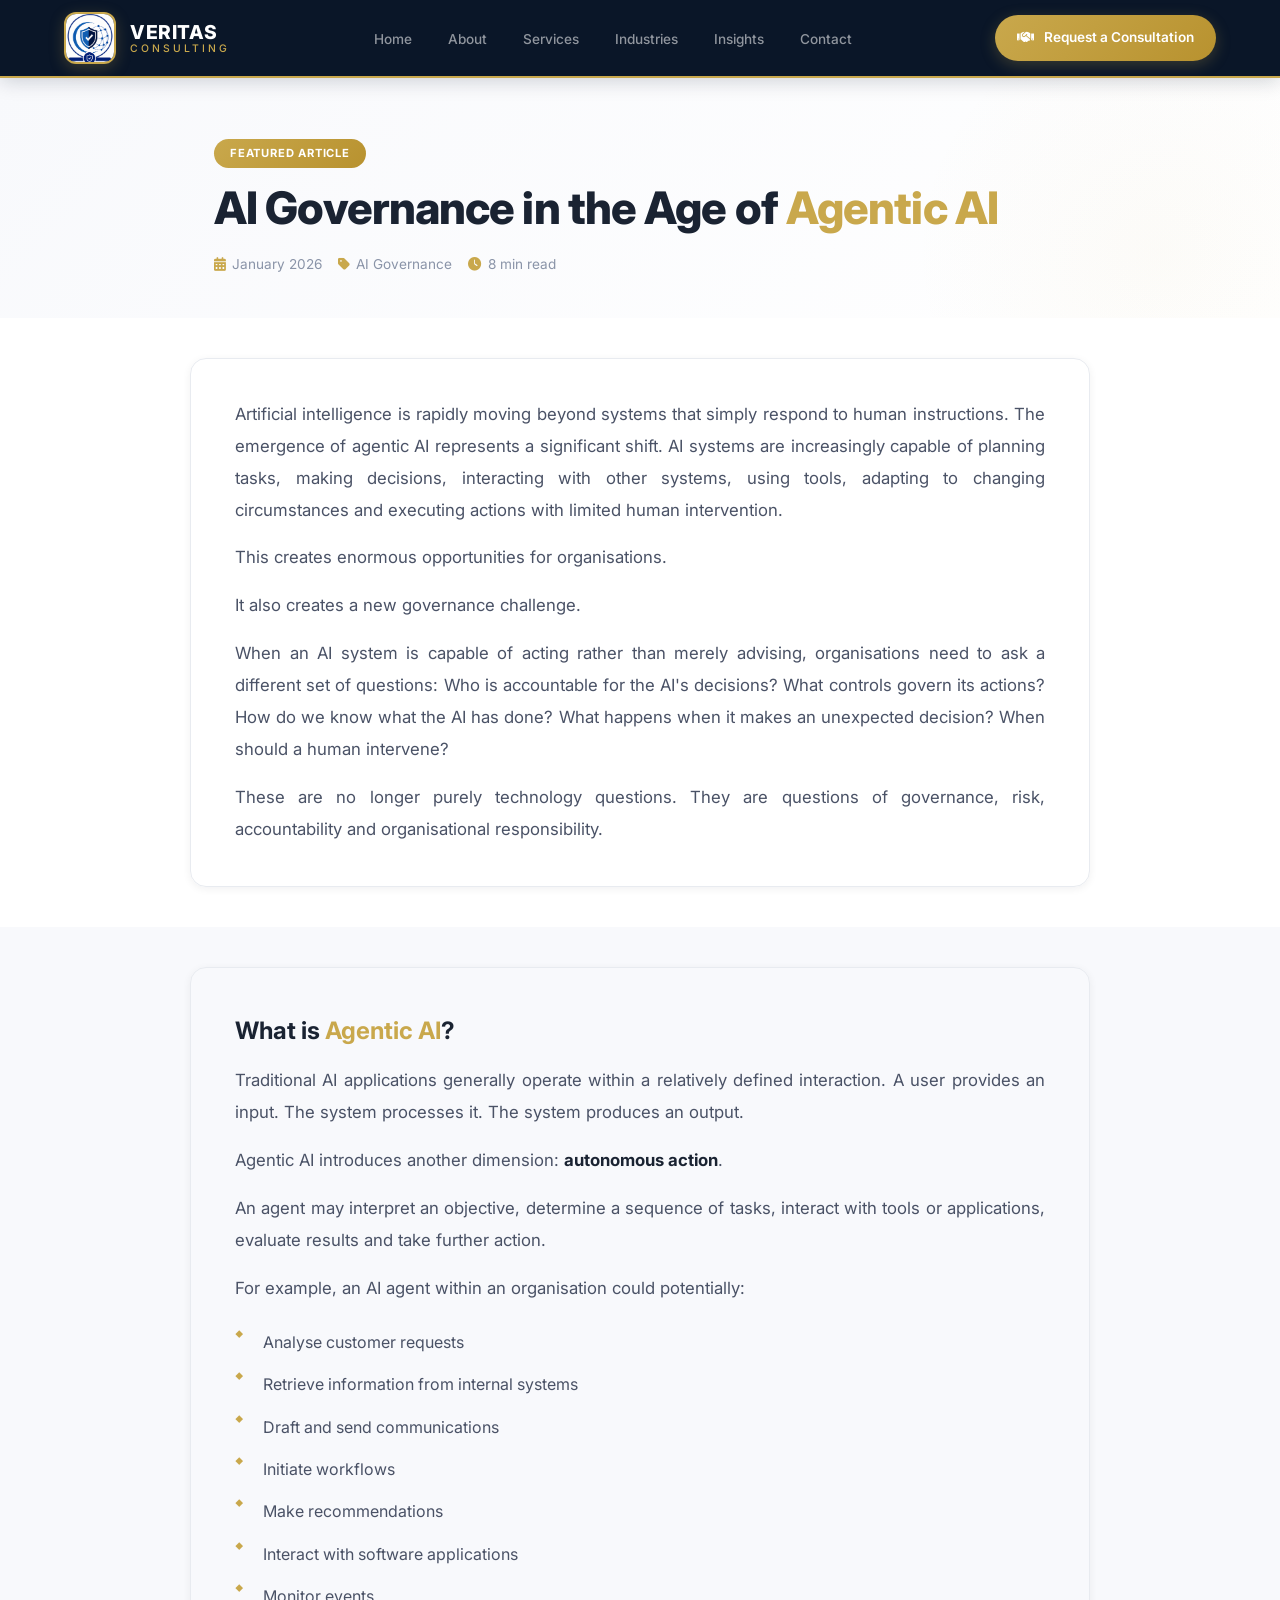
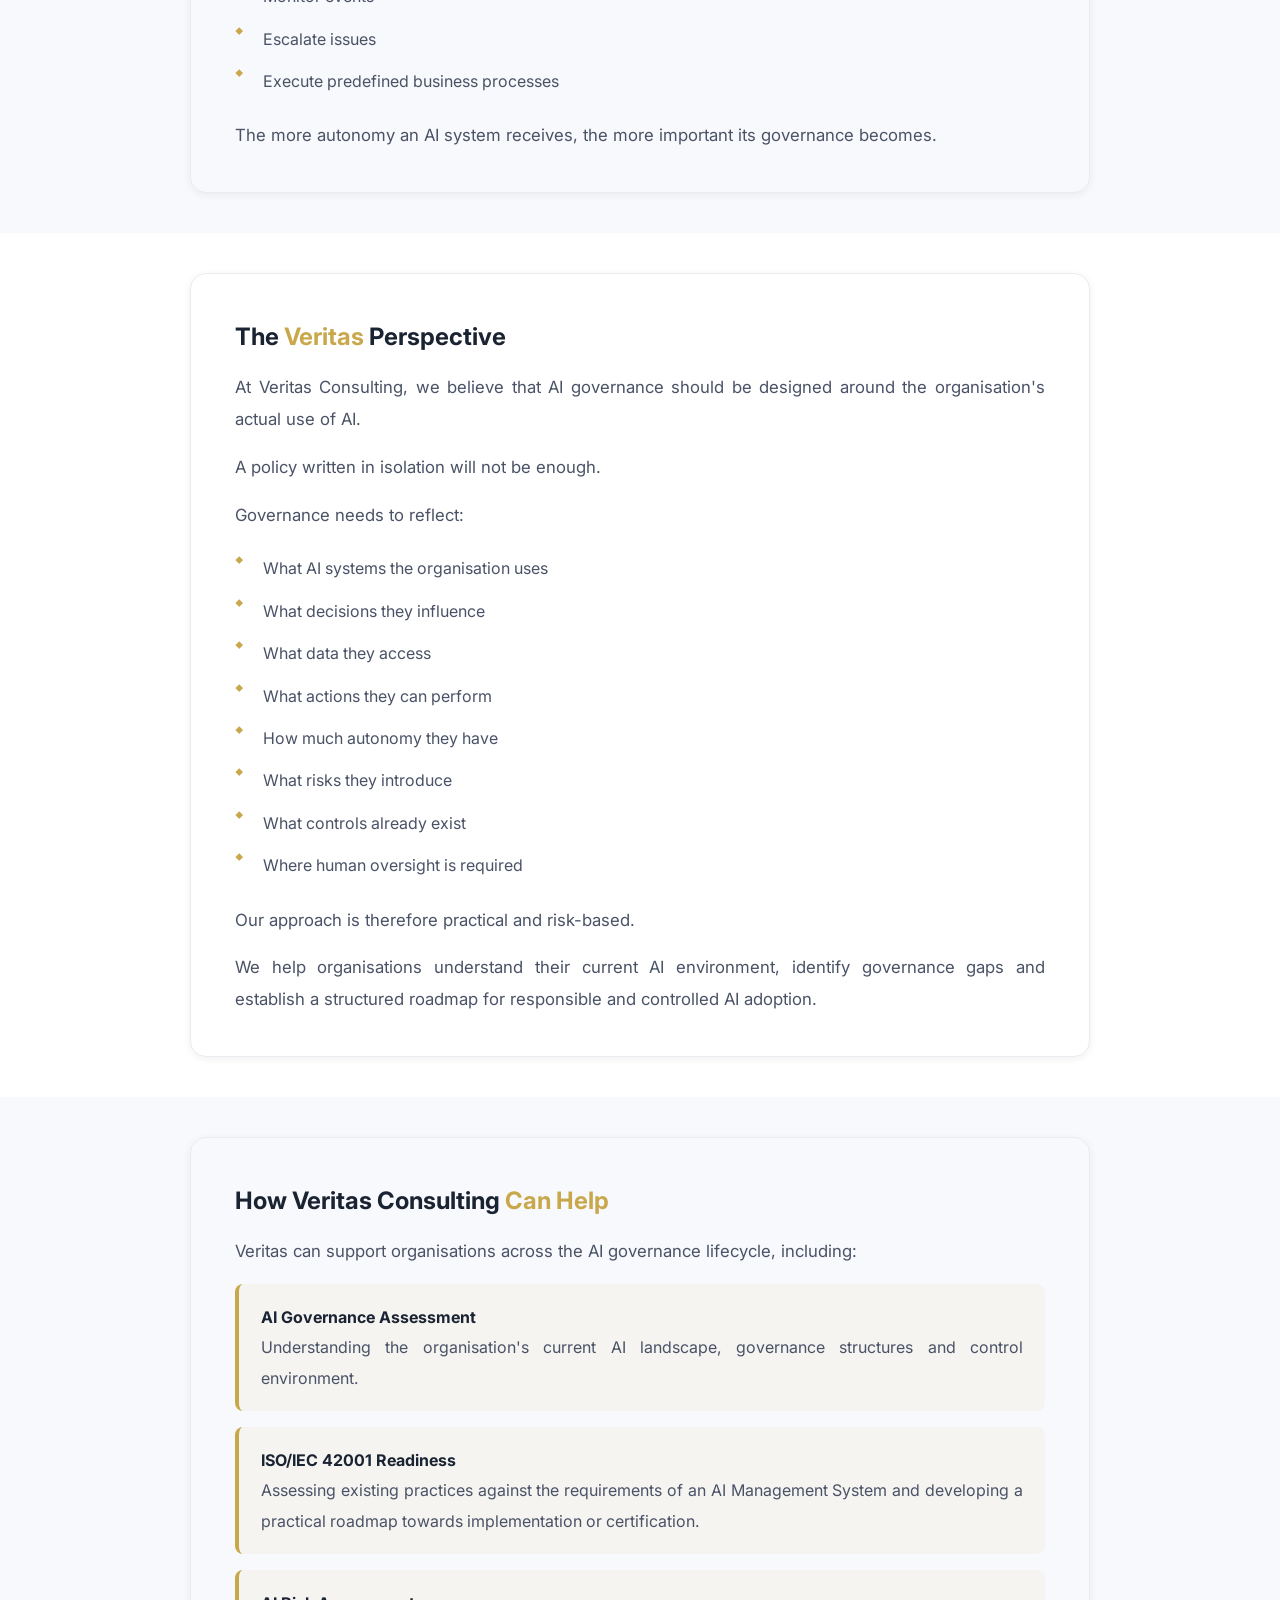
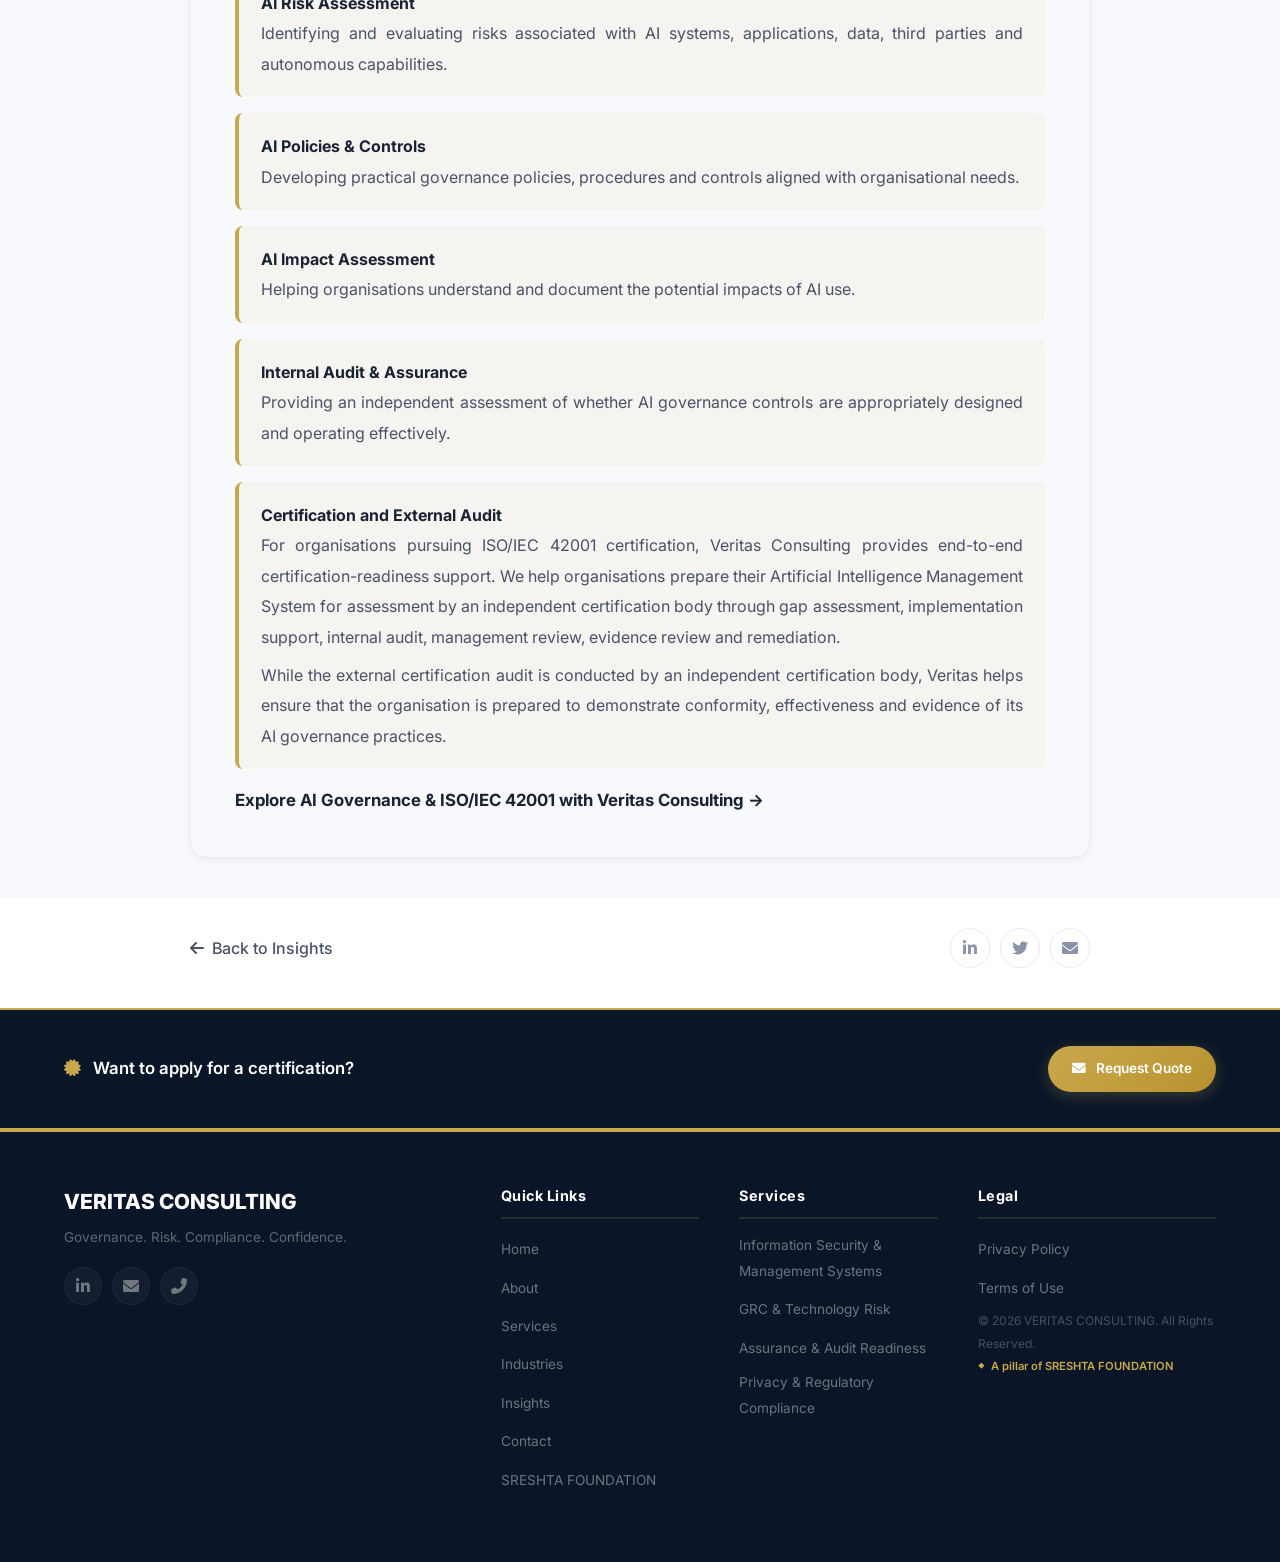
<file: article-ai-governance.html>
<!DOCTYPE html>
<html lang="en">
<head>
    <meta charset="UTF-8" />
    <meta name="viewport" content="width=device-width, initial-scale=1.0" />
    <title>AI Governance in the Age of Agentic AI - VERITAS CONSULTING</title>
    
    <link rel="stylesheet" href="https://cdnjs.cloudflare.com/ajax/libs/font-awesome/6.0.0-beta3/css/all.min.css" />
    <link href="https://fonts.googleapis.com/css2?family=Inter:opsz,wght@14..32,400;14..32,500;14..32,600;14..32,700;14..32,800&display=swap" rel="stylesheet" />
<link rel="icon" type="image/png" href="logo.png">
    <style>
        /* ============================================================
           RESET & VARIABLES
           ============================================================ */
        * {
            margin: 0;
            padding: 0;
            box-sizing: border-box;
        }

        :root {
            --bg-primary: #ffffff;
            --bg-secondary: #f8f9fc;
            --nav-bg: #0a1628;
            --primary: #0a1628;
            --gold: #c9a84c;
            --gold-light: #dbb95a;
            --gold-dark: #b8922f;
            --text-primary: #1a2332;
            --text-secondary: #4a5266;
            --text-muted: #8a94a8;
            --text-white: #ffffff;
            --border-color: #e8ebf0;
            --shadow-sm: 0 2px 8px rgba(10, 22, 40, 0.06);
            --shadow-md: 0 8px 30px rgba(10, 22, 40, 0.08);
            --shadow-lg: 0 20px 60px rgba(10, 22, 40, 0.10);
            --radius: 8px;
            --radius-lg: 16px;
            --radius-xl: 24px;
            --transition: all 0.3s cubic-bezier(0.4, 0, 0.2, 1);
            --max-text: 900px;
        }

        html { scroll-behavior: smooth; }

        body {
            font-family: 'Inter', -apple-system, BlinkMacSystemFont, 'Segoe UI', sans-serif;
            color: var(--text-primary);
            line-height: 1.9;
            background: var(--bg-primary);
            -webkit-font-smoothing: antialiased;
        }

        .container {
            max-width: 1200px;
            margin: 0 auto;
            padding: 0 24px;
        }

        /* ---------- Typography ---------- */
        .article-title {
            font-size: 2.8rem;
            font-weight: 800;
            color: var(--text-primary);
            letter-spacing: -0.02em;
            line-height: 1.2;
        }

        .article-title .highlight { color: var(--gold); }

        .section-title {
            font-size: 1.6rem;
            font-weight: 700;
            color: var(--text-primary);
            margin-bottom: 14px;
        }

        .section-title .highlight { color: var(--gold); }

        .section { padding: 40px 0; }
        .alt-bg { background: var(--bg-secondary); }

        /* ---------- Buttons ---------- */
        .btn-primary {
            display: inline-flex;
            align-items: center;
            gap: 10px;
            background: linear-gradient(135deg, var(--gold), var(--gold-dark));
            color: var(--text-white);
            padding: 10px 24px;
            border-radius: 50px;
            font-weight: 600;
            font-size: 0.85rem;
            text-decoration: none;
            transition: var(--transition);
            border: none;
            cursor: pointer;
            box-shadow: 0 4px 15px rgba(201, 168, 76, 0.25);
        }

        .btn-primary:hover {
            transform: translateY(-2px);
            box-shadow: 0 8px 30px rgba(201, 168, 76, 0.35);
        }

        .btn-primary.btn-cta {
            padding: 10px 22px;
            font-size: 0.85rem;
        }

        .btn-outline {
            display: inline-flex;
            align-items: center;
            gap: 10px;
            background: transparent;
            color: var(--primary);
            padding: 10px 24px;
            border-radius: 50px;
            font-weight: 600;
            font-size: 0.85rem;
            text-decoration: none;
            transition: var(--transition);
            border: 2px solid var(--primary);
            cursor: pointer;
        }

        .btn-outline:hover {
            background: var(--primary);
            color: var(--text-white);
            transform: translateY(-2px);
        }

        /* ---------- Header ---------- */
        .header {
            position: fixed;
            top: 0;
            left: 0;
            right: 0;
            z-index: 1000;
            background: var(--nav-bg);
            border-bottom: 2px solid var(--gold);
            box-shadow: 0 2px 20px rgba(10, 22, 40, 0.2);
        }

        .header-container {
            display: flex;
            justify-content: space-between;
            align-items: center;
            height: 76px;
        }

        /* ---------- Logo Area ---------- */
        .logo-area {
            display: flex;
            align-items: center;
            gap: 14px;
            text-decoration: none;
        }

        .logo-image {
            height: 52px;
            width: 52px;
            border-radius: 12px;
            object-fit: cover;
            display: block;
            border: 2px solid var(--gold);
            box-shadow: 0 4px 15px rgba(201, 168, 76, 0.25);
            transition: var(--transition);
            flex-shrink: 0;
        }

        .logo-image:hover {
            transform: scale(1.05);
            box-shadow: 0 8px 30px rgba(201, 168, 76, 0.35);
        }

        .logo-square {
            width: 52px;
            height: 52px;
            border-radius: 12px;
            background: linear-gradient(135deg, var(--gold), var(--gold-dark));
            display: flex;
            align-items: center;
            justify-content: center;
            flex-shrink: 0;
            transition: var(--transition);
            box-shadow: 0 4px 15px rgba(201, 168, 76, 0.25);
            position: relative;
        }

        .logo-square:hover {
            transform: scale(1.08);
            box-shadow: 0 8px 30px rgba(201, 168, 76, 0.35);
        }

        .logo-square::before {
            content: '';
            position: absolute;
            inset: -3px;
            border-radius: 14px;
            padding: 3px;
            background: linear-gradient(135deg, var(--gold-light), transparent, var(--gold));
            -webkit-mask: linear-gradient(#fff 0 0) content-box, linear-gradient(#fff 0 0);
            mask: linear-gradient(#fff 0 0) content-box, linear-gradient(#fff 0 0);
            -webkit-mask-composite: xor;
            mask-composite: exclude;
            pointer-events: none;
        }

        .logo-square::after {
            content: '';
            position: absolute;
            inset: 4px;
            border-radius: 8px;
            background: radial-gradient(circle at 30% 30%, rgba(255,255,255,0.15), transparent 70%);
            pointer-events: none;
        }

        .logo-square-text {
            display: flex;
            flex-direction: column;
            align-items: center;
            justify-content: center;
            text-align: center;
            line-height: 1;
            z-index: 1;
            padding: 4px;
        }

        .logo-square-veritas {
            font-size: 10px;
            font-weight: 800;
            color: var(--text-white);
            letter-spacing: 0.5px;
            text-transform: uppercase;
        }

        .logo-square-consulting {
            font-size: 5.5px;
            font-weight: 600;
            color: rgba(255,255,255,0.85);
            letter-spacing: 1.5px;
            text-transform: uppercase;
            margin-top: 1px;
        }

        .logo-text {
            display: flex;
            flex-direction: column;
            line-height: 1.1;
        }

        .logo-veritas {
            font-weight: 800;
            font-size: 1.2rem;
            color: var(--text-white);
            letter-spacing: 0.5px;
        }

        .logo-consulting {
            font-weight: 500;
            font-size: 0.65rem;
            color: var(--gold);
            letter-spacing: 3px;
            text-transform: uppercase;
        }

        /* ---------- Navigation ---------- */
        .main-nav ul {
            display: flex;
            list-style: none;
            gap: 4px;
            align-items: center;
        }

        .main-nav ul li a {
            color: rgba(255,255,255,0.55);
            text-decoration: none;
            font-weight: 500;
            font-size: 0.85rem;
            padding: 8px 16px;
            border-radius: 8px;
            transition: var(--transition);
        }

        .main-nav ul li a:hover {
            color: var(--text-white);
            background: rgba(255,255,255,0.06);
        }

        .main-nav ul li a.active {
            color: var(--text-white);
            background: rgba(201, 168, 76, 0.12);
        }

        .main-nav ul li a.active::after {
            content: '';
            position: absolute;
            bottom: 2px;
            left: 50%;
            transform: translateX(-50%);
            width: 20px;
            height: 2px;
            background: var(--gold);
            border-radius: 2px;
        }

        .header-cta {
            display: flex;
            align-items: center;
            gap: 12px;
        }

        .hamburger {
            display: none;
            background: none;
            border: none;
            color: var(--text-white);
            font-size: 1.3rem;
            cursor: pointer;
            padding: 4px;
            transition: var(--transition);
        }

        .hamburger:hover { color: var(--gold); }
        main { padding-top: 76px; }

        /* ============================================================
           ARTICLE HERO
           ============================================================ */
        .article-hero {
            padding: 60px 0 40px;
            background: linear-gradient(135deg, #f8f9fc 0%, #ffffff 100%);
            position: relative;
            overflow: hidden;
        }

        .article-hero::before {
            content: '';
            position: absolute;
            top: -30%;
            right: -10%;
            width: 500px;
            height: 500px;
            background: radial-gradient(circle, rgba(201, 168, 76, 0.04) 0%, transparent 70%);
            border-radius: 50%;
            pointer-events: none;
        }

        .article-hero-content {
            max-width: var(--max-text);
            margin: 0 auto;
            position: relative;
            z-index: 1;
        }

        .article-hero .article-meta {
            display: flex;
            align-items: center;
            gap: 16px;
            flex-wrap: wrap;
            margin-top: 16px;
        }

        .article-hero .article-meta span {
            display: inline-flex;
            align-items: center;
            gap: 6px;
            font-size: 0.85rem;
            color: var(--text-muted);
        }

        .article-hero .article-meta span i {
            color: var(--gold);
        }

        .article-hero .article-badge {
            display: inline-block;
            background: linear-gradient(135deg, var(--gold), var(--gold-dark));
            color: var(--text-white);
            padding: 4px 16px;
            border-radius: 50px;
            font-size: 0.7rem;
            font-weight: 700;
            text-transform: uppercase;
            letter-spacing: 0.8px;
            margin-bottom: 14px;
        }

        /* ============================================================
           GLASS CARD - Reusable
           ============================================================ */
        .glass-card {
            background: var(--bg-card);
            border-radius: var(--radius-lg);
            border: 1px solid var(--border-color);
            padding: 40px 44px;
            box-shadow: var(--shadow-sm);
            transition: var(--transition);
            max-width: var(--max-text);
            margin: 0 auto;
        }

        .glass-card:hover {
            border-color: var(--gold);
            box-shadow: var(--shadow-md);
        }

        .glass-card p {
            font-size: 1.05rem;
            color: var(--text-secondary);
            line-height: 1.9;
            margin-bottom: 16px;
            text-align: justify;
            text-justify: inter-word;
        }

        .glass-card p:last-child {
            margin-bottom: 0;
        }

        .glass-card p strong {
            color: var(--text-primary);
        }

        .glass-card ul {
            list-style: none;
            padding: 0;
            margin: 12px 0 18px;
        }

        .glass-card ul li {
            padding: 6px 0 6px 28px;
            position: relative;
            font-size: 1rem;
            color: var(--text-secondary);
            border-bottom: 1px solid var(--border-light);
            text-align: justify;
            text-justify: inter-word;
        }

        .glass-card ul li:last-child {
            border-bottom: none;
        }

        .glass-card ul li::before {
            content: '◆';
            position: absolute;
            left: 0;
            top: 6px;
            color: var(--gold);
            font-size: 0.5rem;
        }

        .glass-card .highlight-box {
            background: rgba(201, 168, 76, 0.06);
            border-left: 4px solid var(--gold);
            padding: 18px 22px;
            border-radius: var(--radius);
            margin: 16px 0;
        }

        .glass-card .highlight-box p {
            margin-bottom: 0;
            font-size: 1rem;
        }

        .glass-card .highlight-box p strong {
            color: var(--text-primary);
        }

        .glass-card .divider {
            height: 1px;
            background: linear-gradient(90deg, var(--gold), transparent);
            margin: 24px 0;
        }

        .glass-card .section-title {
            font-size: 1.5rem;
            font-weight: 700;
            color: var(--text-primary);
            margin-top: 20px;
            margin-bottom: 12px;
        }

        .glass-card .section-title:first-child {
            margin-top: 0;
        }

        .glass-card .sub-title {
            font-size: 1.15rem;
            font-weight: 700;
            color: var(--text-primary);
            margin-top: 20px;
            margin-bottom: 10px;
        }

        /* ============================================================
           ARTICLE FOOTER / BACK BUTTON
           ============================================================ */
        .article-footer {
            max-width: var(--max-text);
            margin: 30px auto 0;
            display: flex;
            justify-content: space-between;
            align-items: center;
            flex-wrap: wrap;
            gap: 16px;
        }

        .article-footer .back-link {
            display: inline-flex;
            align-items: center;
            gap: 8px;
            color: var(--text-secondary);
            text-decoration: none;
            font-weight: 500;
            transition: var(--transition);
        }

        .article-footer .back-link:hover {
            color: var(--gold);
            transform: translateX(-4px);
        }

        .article-footer .share-links {
            display: flex;
            gap: 10px;
        }

        .article-footer .share-links a {
            width: 40px;
            height: 40px;
            border-radius: 50%;
            border: 1px solid var(--border-color);
            display: flex;
            align-items: center;
            justify-content: center;
            color: var(--text-muted);
            transition: var(--transition);
            text-decoration: none;
        }

        .article-footer .share-links a:hover {
            background: var(--gold);
            color: var(--text-white);
            border-color: var(--gold);
        }

        /* ---------- CTA Bar ---------- */
        .cta-bar {
            padding: 36px 0;
            background: var(--primary);
            border-top: 2px solid var(--gold);
            border-bottom: 2px solid var(--gold);
        }

        .cta-bar-content {
            display: flex;
            justify-content: space-between;
            align-items: center;
            gap: 24px;
        }

        .cta-bar-content span {
            color: var(--text-white);
            font-size: 1.05rem;
            font-weight: 600;
        }

        .cta-bar-content span i {
            color: var(--gold);
            margin-right: 8px;
        }

        /* ============================================================
           FOOTER
           ============================================================ */
        .footer {
            background: var(--primary);
            color: rgba(255,255,255,0.5);
            padding: 50px 0 28px;
            border-top: 2px solid var(--gold);
        }

        .footer-grid {
            display: grid;
            grid-template-columns: 2fr 1fr 1fr 1.2fr;
            gap: 40px;
            margin-bottom: 32px;
        }

        .footer-brand h3 {
            color: var(--text-white);
            font-size: 1.3rem;
            font-weight: 800;
            margin-bottom: 4px;
        }

        .footer-brand .tagline {
            font-size: 0.85rem;
            color: rgba(255,255,255,0.35);
            margin-bottom: 16px;
        }

        .social-links {
            display: flex;
            gap: 10px;
        }

        .social-links a {
            width: 38px;
            height: 38px;
            background: rgba(255,255,255,0.04);
            border-radius: 50%;
            display: flex;
            align-items: center;
            justify-content: center;
            color: rgba(255,255,255,0.4);
            text-decoration: none;
            transition: var(--transition);
            border: 1px solid rgba(255,255,255,0.04);
        }

        .social-links a:hover {
            background: var(--gold);
            color: var(--text-white);
            border-color: var(--gold);
            transform: translateY(-3px);
        }

        .footer h4 {
            color: var(--text-white);
            font-size: 0.9rem;
            font-weight: 700;
            margin-bottom: 14px;
            letter-spacing: 0.5px;
            padding-bottom: 8px;
            border-bottom: 2px solid rgba(201, 168, 76, 0.15);
        }

        .footer ul {
            list-style: none;
            padding: 0;
        }

        .footer ul li {
            margin-bottom: 8px;
        }

        .footer ul li a {
            color: rgba(255,255,255,0.4);
            text-decoration: none;
            font-size: 0.85rem;
            transition: var(--transition);
            display: inline-block;
        }

        .footer ul li a:hover {
            color: var(--gold);
            transform: translateX(4px);
        }

        .footer-bottom {
            padding-top: 24px;
            border-top: 1px solid rgba(255,255,255,0.06);
            display: flex;
            justify-content: space-between;
            align-items: center;
            flex-wrap: wrap;
            gap: 12px;
        }

        .copyright {
            font-size: 0.75rem;
            color: rgba(255,255,255,0.25);
        }

        .pillar {
            font-size: 0.7rem;
            color: var(--gold);
            font-weight: 600;
            display: flex;
            align-items: center;
            gap: 6px;
        }

        .pillar::before {
            content: '◆';
            font-size: 0.4rem;
        }

        /* ============================================================
           RESPONSIVE
           ============================================================ */
        @media (max-width: 1024px) {
            .hamburger {
                display: block;
            }
            
            .main-nav {
                display: none;
                position: absolute;
                top: 76px;
                left: 0;
                right: 0;
                background: var(--nav-bg);
                padding: 16px 20px;
                border-top: 1px solid rgba(255,255,255,0.05);
                box-shadow: var(--shadow-lg);
            }
            
            .main-nav.open { display: block; }
            .main-nav ul { flex-direction: column; gap: 2px; align-items: stretch; }
            .main-nav ul li a { display: block; padding: 10px 14px; text-align: center; }

            .footer-grid { grid-template-columns: 1fr 1fr; }
        }

        @media (max-width: 768px) {
            .logo-image {
                height: 42px;
                width: 42px;
                border-radius: 10px;
            }

            .logo-square {
                width: 42px;
                height: 42px;
                border-radius: 10px;
            }

            .logo-square .logo-square-veritas {
                font-size: 8px;
            }

            .logo-square .logo-square-consulting {
                font-size: 4.5px;
            }

            .logo-veritas {
                font-size: 1rem;
            }

            .logo-consulting {
                font-size: 0.55rem;
            }

            .section { padding: 30px 0; }

            .article-hero { padding: 40px 0 30px; }
            .article-title { font-size: 2rem; }

            .glass-card {
                padding: 28px 20px;
            }

            .glass-card p {
                font-size: 0.95rem;
                text-align: left;
            }

            .glass-card .section-title {
                font-size: 1.3rem;
            }

            .glass-card ul li {
                font-size: 0.9rem;
            }

            .article-footer {
                flex-direction: column;
                text-align: center;
            }

            .cta-bar-content {
                flex-direction: column;
                text-align: center;
            }

            .footer-grid { grid-template-columns: 1fr; gap: 28px; }
            .footer-bottom { flex-direction: column; text-align: center; }
        }

        @media (max-width: 480px) {
            .logo-image {
                height: 36px;
                width: 36px;
                border-radius: 8px;
            }

            .logo-square {
                width: 36px;
                height: 36px;
                border-radius: 8px;
            }

            .logo-square .logo-square-veritas {
                font-size: 7px;
            }

            .logo-square .logo-square-consulting {
                font-size: 4px;
            }

            .logo-veritas {
                font-size: 0.8rem;
            }

            .logo-consulting {
                font-size: 0.45rem;
                letter-spacing: 2px;
            }

            .logo-text {
                display: none;
            }

            .article-title { font-size: 1.6rem; }
            .container { padding: 0 16px; }

            .glass-card {
                padding: 20px 16px;
            }

            .glass-card p {
                font-size: 0.9rem;
            }

            .glass-card .section-title {
                font-size: 1.1rem;
            }

            .glass-card ul li {
                font-size: 0.85rem;
                padding: 4px 0 4px 22px;
            }
        }

        /* ============================================================
           ANIMATIONS
           ============================================================ */
        .animate-on-scroll {
            opacity: 0;
            transform: translateY(24px);
            transition: opacity 0.6s ease, transform 0.6s ease;
        }

        .animate-on-scroll.visible {
            opacity: 1;
            transform: translateY(0);
        }

        .delay-1 { transition-delay: 0.1s; }
        .delay-2 { transition-delay: 0.2s; }
        .delay-3 { transition-delay: 0.3s; }
        .delay-4 { transition-delay: 0.4s; }
        .delay-5 { transition-delay: 0.5s; }
        .delay-6 { transition-delay: 0.6s; }
        .delay-7 { transition-delay: 0.7s; }
    </style>
</head>
<body>

<!-- ============================================================
     HEADER
     ============================================================ -->
<header class="header" id="header">
    <div class="container header-container">

        <!-- ===== LOGO ===== -->
        <a href="index.html" class="logo-area">
            <!-- OPTION 1: Use Image Logo (Recommended) -->
            <img src="logo.png" alt="VERITAS CONSULTING" class="logo-image" /> 
            
            <!-- OPTION 2: Use Square Text Logo (Fallback) -->

            
            <!-- Logo Text beside the square -->
            <div class="logo-text">
                <span class="logo-veritas">VERITAS</span>
                <span class="logo-consulting">CONSULTING</span>
            </div>
        </a>

        <!-- ===== NAVIGATION ===== -->
        <nav class="main-nav" id="mainNav">
            <ul>
                <li><a href="index.html">Home</a></li>
                <li><a href="about.html">About</a></li>
                <li><a href="services.html">Services</a></li>
                <li><a href="industries.html">Industries</a></li>
                <li><a href="insights.html">Insights</a></li>
                <li><a href="contact.html">Contact</a></li>
            </ul>
        </nav>

        <!-- ===== HEADER CTA ===== -->
        <div class="header-cta">
            <a href="contact.html" class="btn-primary btn-cta">
                <i class="fas fa-handshake"></i> Request a Consultation
            </a>
            <button class="hamburger" id="hamburger" aria-label="Toggle menu">
                <i class="fas fa-bars"></i>
            </button>
        </div>
    </div>
</header>

<!-- ============================================================
     MAIN CONTENT
     ============================================================ -->
<main>

    <!-- ===== ARTICLE HERO ===== -->
    <section class="article-hero">
        <div class="container article-hero-content">
            <div class="article-badge">Featured Article</div>
            <h1 class="article-title">AI Governance in the Age of <span class="highlight">Agentic AI</span></h1>
            <div class="article-meta">
                <span><i class="fas fa-calendar-alt"></i> January 2026</span>
                <span><i class="fas fa-tag"></i> AI Governance</span>
                <span><i class="fas fa-clock"></i> 8 min read</span>
            </div>
        </div>
    </section>

    <!-- ===== SECTION 1: Introduction ===== -->
    <section class="section">
        <div class="container">
            <div class="glass-card animate-on-scroll">
                <p>Artificial intelligence is rapidly moving beyond systems that simply respond to human instructions. The emergence of agentic AI represents a significant shift. AI systems are increasingly capable of planning tasks, making decisions, interacting with other systems, using tools, adapting to changing circumstances and executing actions with limited human intervention.</p>
                
                <p>This creates enormous opportunities for organisations.</p>
                
                <p>It also creates a new governance challenge.</p>
                
                <p>When an AI system is capable of acting rather than merely advising, organisations need to ask a different set of questions: Who is accountable for the AI's decisions? What controls govern its actions? How do we know what the AI has done? What happens when it makes an unexpected decision? When should a human intervene?</p>
                
                <p>These are no longer purely technology questions. They are questions of governance, risk, accountability and organisational responsibility.</p>
            </div>
        </div>
    </section>

    <!-- ===== SECTION 2: What is Agentic AI ===== -->
    <section class="section alt-bg">
        <div class="container">
            <div class="glass-card animate-on-scroll delay-1">
                <h3 class="section-title">What is <span class="highlight">Agentic AI</span>?</h3>
                
                <p>Traditional AI applications generally operate within a relatively defined interaction. A user provides an input. The system processes it. The system produces an output.</p>
                
                <p>Agentic AI introduces another dimension: <strong>autonomous action</strong>.</p>
                
                <p>An agent may interpret an objective, determine a sequence of tasks, interact with tools or applications, evaluate results and take further action.</p>
                
                <p>For example, an AI agent within an organisation could potentially:</p>
                
                <ul>
                    <li>Analyse customer requests</li>
                    <li>Retrieve information from internal systems</li>
                    <li>Draft and send communications</li>
                    <li>Initiate workflows</li>
                    <li>Make recommendations</li>
                    <li>Interact with software applications</li>
                    <li>Monitor events</li>
                    <li>Escalate issues</li>
                    <li>Execute predefined business processes</li>
                </ul>
                
                <p>The more autonomy an AI system receives, the more important its governance becomes.</p>
            </div>
        </div>
    </section>

    <!-- ===== SECTION 3: The Veritas Perspective ===== -->
    <section class="section">
        <div class="container">
            <div class="glass-card animate-on-scroll delay-2">
                <h3 class="section-title">The <span class="highlight">Veritas</span> Perspective</h3>
                
                <p>At Veritas Consulting, we believe that AI governance should be designed around the organisation's actual use of AI.</p>
                
                <p>A policy written in isolation will not be enough.</p>
                
                <p>Governance needs to reflect:</p>
                
                <ul>
                    <li>What AI systems the organisation uses</li>
                    <li>What decisions they influence</li>
                    <li>What data they access</li>
                    <li>What actions they can perform</li>
                    <li>How much autonomy they have</li>
                    <li>What risks they introduce</li>
                    <li>What controls already exist</li>
                    <li>Where human oversight is required</li>
                </ul>
                
                <p>Our approach is therefore practical and risk-based.</p>
                
                <p>We help organisations understand their current AI environment, identify governance gaps and establish a structured roadmap for responsible and controlled AI adoption.</p>
            </div>
        </div>
    </section>

    <!-- ===== SECTION 4: How Veritas Can Help ===== -->
    <section class="section alt-bg">
        <div class="container">
            <div class="glass-card animate-on-scroll delay-3">
                <h3 class="section-title">How Veritas Consulting <span class="highlight">Can Help</span></h3>
                
                <p>Veritas can support organisations across the AI governance lifecycle, including:</p>

                <div class="highlight-box">
                    <p><strong>AI Governance Assessment</strong><br />Understanding the organisation's current AI landscape, governance structures and control environment.</p>
                </div>

                <div class="highlight-box">
                    <p><strong>ISO/IEC 42001 Readiness</strong><br />Assessing existing practices against the requirements of an AI Management System and developing a practical roadmap towards implementation or certification.</p>
                </div>

                <div class="highlight-box">
                    <p><strong>AI Risk Assessment</strong><br />Identifying and evaluating risks associated with AI systems, applications, data, third parties and autonomous capabilities.</p>
                </div>

                <div class="highlight-box">
                    <p><strong>AI Policies &amp; Controls</strong><br />Developing practical governance policies, procedures and controls aligned with organisational needs.</p>
                </div>

                <div class="highlight-box">
                    <p><strong>AI Impact Assessment</strong><br />Helping organisations understand and document the potential impacts of AI use.</p>
                </div>

                <div class="highlight-box">
                    <p><strong>Internal Audit &amp; Assurance</strong><br />Providing an independent assessment of whether AI governance controls are appropriately designed and operating effectively.</p>
                </div>

                <div class="highlight-box">
                    <p><strong>Certification and External Audit</strong><br />For organisations pursuing ISO/IEC 42001 certification, Veritas Consulting provides end-to-end certification-readiness support. We help organisations prepare their Artificial Intelligence Management System for assessment by an independent certification body through gap assessment, implementation support, internal audit, management review, evidence review and remediation.</p>
                    <p style="margin-top: 8px;">While the external certification audit is conducted by an independent certification body, Veritas helps ensure that the organisation is prepared to demonstrate conformity, effectiveness and evidence of its AI governance practices.</p>
                </div>

                <p style="margin-top: 16px;"><strong>Explore AI Governance &amp; ISO/IEC 42001 with Veritas Consulting →</strong></p>
            </div>
        </div>
    </section>

    <!-- ===== SECTION 5: ISO 42001 ===== -->
    

    <!-- ===== ARTICLE FOOTER ===== -->
    <section class="section" style="padding-top: 0;">
        <div class="container">
            <div class="article-footer animate-on-scroll delay-5">
                <a href="insights.html" class="back-link">
                    <i class="fas fa-arrow-left"></i> Back to Insights
                </a>
                <div class="share-links">
                    <a href="#" aria-label="Share on LinkedIn"><i class="fab fa-linkedin-in"></i></a>
                    <a href="#" aria-label="Share on Twitter"><i class="fab fa-twitter"></i></a>
                    <a href="#" aria-label="Share via Email"><i class="fas fa-envelope"></i></a>
                </div>
            </div>
        </div>
    </section>

    <!-- ===== CTA BAR ===== -->
    <section class="cta-bar">
        <div class="container cta-bar-content">
            <span><i class="fas fa-certificate"></i> Want to apply for a certification?</span>
            <a href="mailto:infovc@veritasconsul.com" class="btn-primary">
                <i class="fas fa-envelope"></i> Request Quote
            </a>
        </div>
    </section>

</main>

<!-- ============================================================
     FOOTER
     ============================================================ -->
<footer class="footer">
    <div class="container footer-grid">
        <div class="footer-brand">
            <h3>VERITAS CONSULTING</h3>
            <p class="tagline">Governance. Risk. Compliance. Confidence.</p>
            <div class="social-links">
                <a href="https://www.linkedin.com/company/veritas-consulting-sf/?viewAsMember=true" target="_blank"><i class="fab fa-linkedin-in"></i></a>
                <a href="mailto:infovc@veritasconsul.com"><i class="fas fa-envelope"></i></a>
                <a href="contact.html"><i class="fas fa-phone-alt"></i></a>
            </div>
        </div>
        <div class="footer-links">
            <h4>Quick Links</h4>
            <ul>
                <li><a href="index.html">Home</a></li>
                <li><a href="about.html">About</a></li>
                <li><a href="services.html">Services</a></li>
                <li><a href="industries.html">Industries</a></li>
                <li><a href="insights.html">Insights</a></li>
                <li><a href="contact.html">Contact</a></li>
                <li><a href="https://www.sreshtafoundation.com" target="_blank">SRESHTA FOUNDATION</a></li>
            </ul>
        </div>
        <div class="footer-services">
            <h4>Services</h4>
            <ul>
                <li><a href="services.html#management">Information Security &amp; Management Systems</a></li>
                <li><a href="services.html#grc">GRC &amp; Technology Risk</a></li>
                <li><a href="services.html#assurance">Assurance &amp; Audit Readiness</a></li>
                <li><a href="services.html#privacy">Privacy &amp; Regulatory Compliance</a></li>
            </ul>
        </div>
        <div class="footer-legal">
            <h4>Legal</h4>
            <ul>
                <li><a href="#">Privacy Policy</a></li>
                <li><a href="terms.html">Terms of Use</a></li>
            </ul>
            <p class="copyright">&copy; 2026 VERITAS CONSULTING. All Rights Reserved.</p>
            <p class="pillar">A pillar of SRESHTA FOUNDATION</p>
        </div>
    </div>
</footer>

<script>
    document.addEventListener('DOMContentLoaded', function() {

        const hamburger = document.getElementById('hamburger');
        const nav = document.getElementById('mainNav');

        if (hamburger && nav) {
            hamburger.addEventListener('click', function() {
                nav.classList.toggle('open');
                const icon = this.querySelector('i');
                if (icon) {
                    icon.classList.toggle('fa-bars');
                    icon.classList.toggle('fa-times');
                }
            });
        }

        const navLinks = document.querySelectorAll('.main-nav a');
        navLinks.forEach(link => {
            link.addEventListener('click', function() {
                if (window.innerWidth <= 1024) {
                    nav.classList.remove('open');
                    const icon = hamburger?.querySelector('i');
                    if (icon) {
                        icon.classList.remove('fa-times');
                        icon.classList.add('fa-bars');
                    }
                }
            });
        });

        const observerOptions = {
            threshold: 0.0001,
            rootMargin: '0px 0px -30px 0px'
        };

        const observer = new IntersectionObserver((entries) => {
            entries.forEach(entry => {
                if (entry.isIntersecting) {
                    entry.target.classList.add('visible');
                }
            });
        }, observerOptions);

        document.querySelectorAll('.animate-on-scroll').forEach(el => {
            observer.observe(el);
        });

    });
</script>

</body>
</html>
</file>
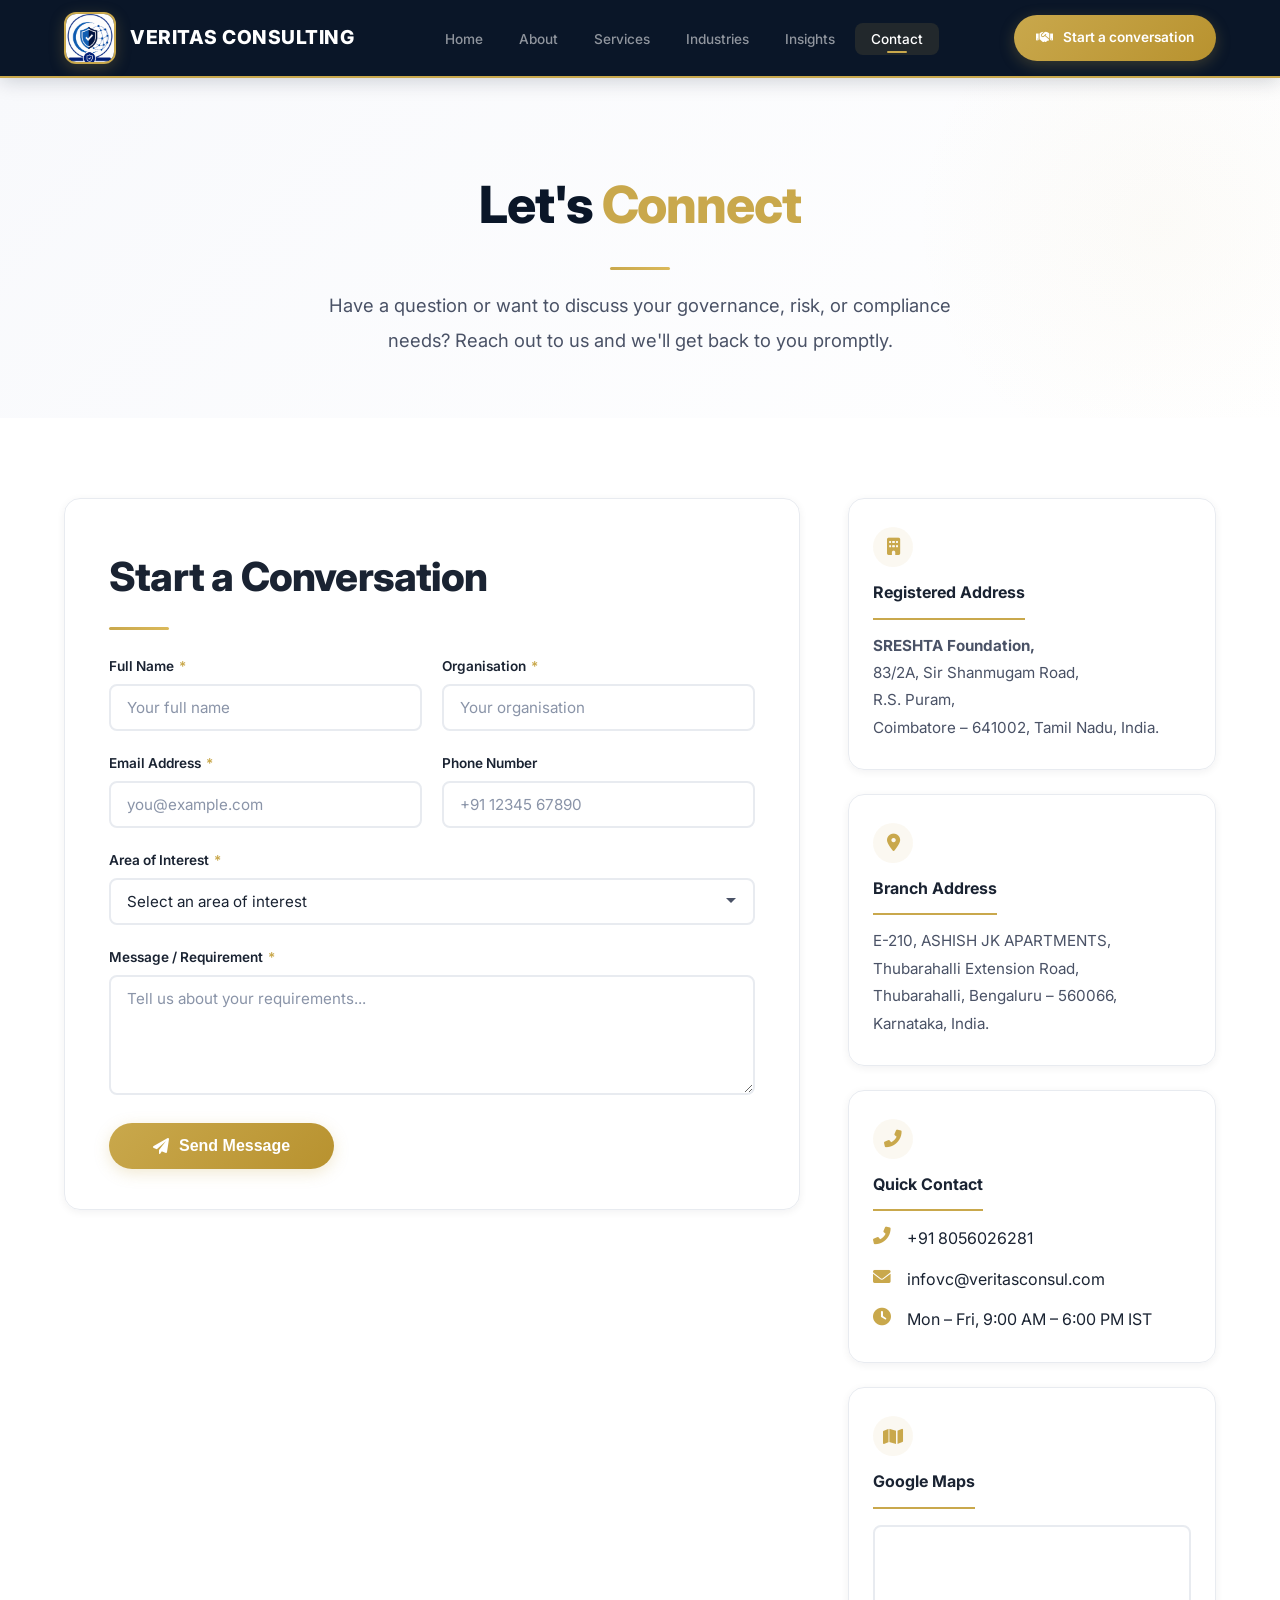
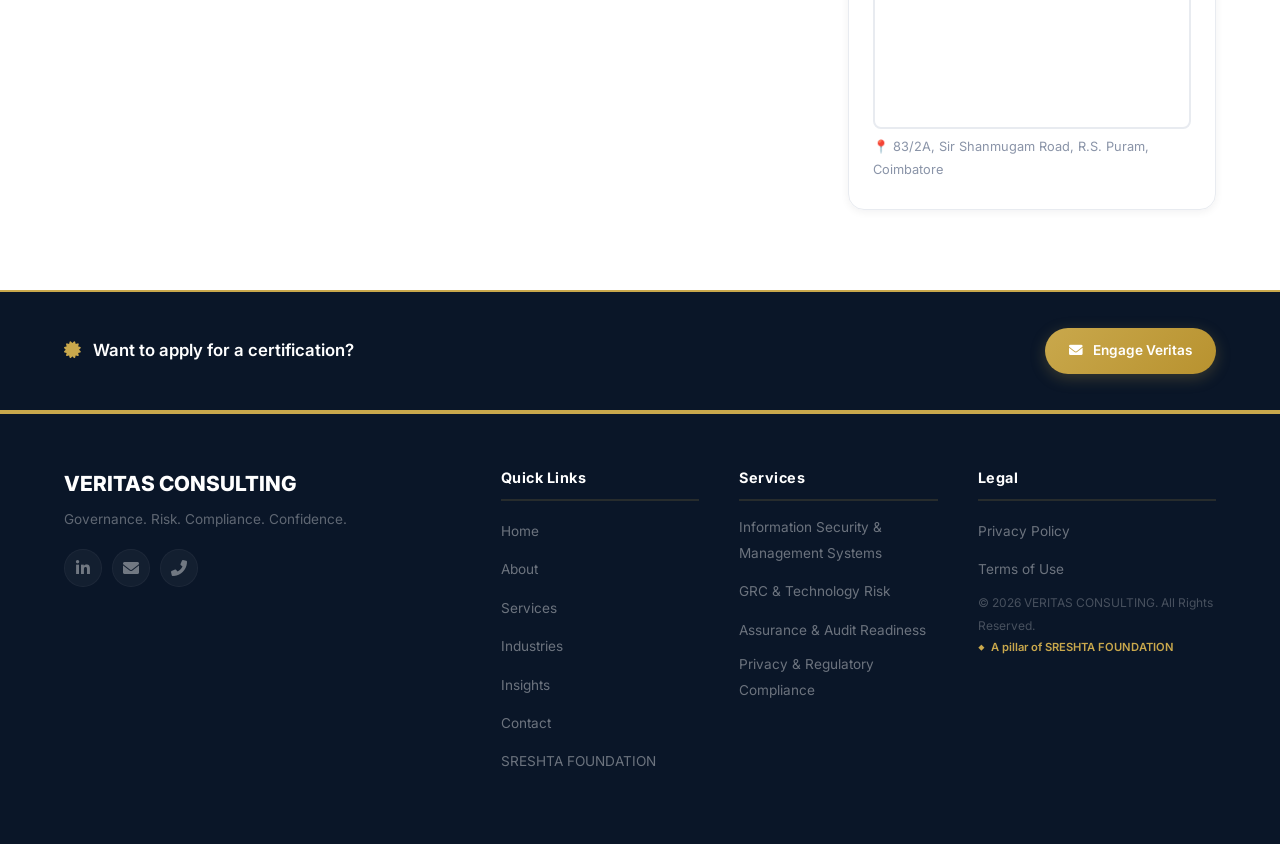
<file: contact.html>
<!DOCTYPE html>
<html lang="en">
<head>
    <meta charset="UTF-8" />
    <meta name="viewport" content="width=device-width, initial-scale=1.0" />
    <title>Contact - VERITAS CONSULTING</title>

    <link rel="stylesheet" href="https://cdnjs.cloudflare.com/ajax/libs/font-awesome/6.0.0-beta3/css/all.min.css" />
    <link href="https://fonts.googleapis.com/css2?family=Inter:opsz,wght@14..32,400;14..32,500;14..32,600;14..32,700;14..32,800&display=swap" rel="stylesheet" />
    <link rel="icon" type="image/png" href="logo.png" />
    <style>
        /* ============================================================
           RESET & VARIABLES
           ============================================================ */
        * {
            margin: 0;
            padding: 0;
            box-sizing: border-box;
        }

        :root {
            --bg-primary: #ffffff;
            --bg-secondary: #f8f9fc;
            --nav-bg: #0a1628;
            --primary: #0a1628;
            --gold: #c9a84c;
            --gold-light: #dbb95a;
            --gold-dark: #b8922f;
            --text-primary: #1a2332;
            --text-secondary: #4a5266;
            --text-muted: #8a94a8;
            --text-white: #ffffff;
            --border-color: #e8ebf0;
            --shadow-sm: 0 2px 8px rgba(10, 22, 40, 0.06);
            --shadow-md: 0 8px 30px rgba(10, 22, 40, 0.08);
            --shadow-lg: 0 20px 60px rgba(10, 22, 40, 0.10);
            --radius: 8px;
            --radius-lg: 16px;
            --radius-xl: 24px;
            --transition: all 0.3s cubic-bezier(0.4, 0, 0.2, 1);
            --max-text: 900px;
        }

        html {
            scroll-behavior: smooth;
        }

        body {
            font-family: 'Inter', -apple-system, BlinkMacSystemFont, 'Segoe UI', sans-serif;
            color: var(--text-primary);
            line-height: 1.9;
            background: var(--bg-primary);
            -webkit-font-smoothing: antialiased;
        }

        .container {
            max-width: 1200px;
            margin: 0 auto;
            padding: 0 24px;
        }

        /* ---------- Typography ---------- */
        .section-title {
            font-size: 2.5rem;
            font-weight: 800;
            color: var(--text-primary);
            letter-spacing: -0.02em;
        }

        .section-title .highlight {
            color: var(--gold);
        }

        .section-title-wrapper {
            margin-bottom: 40px;
            text-align: center;
        }

        .section-title-wrapper .section-title::after {
            content: '';
            display: block;
            width: 60px;
            height: 3px;
            background: linear-gradient(90deg, var(--gold), var(--gold-light));
            margin: 14px auto 0;
            border-radius: 2px;
        }

        .section-subtitle {
            font-size: 1.05rem;
            color: var(--text-secondary);
            margin-top: 8px;
            text-align: center;
        }

        .section {
            padding: 80px 0;
        }
        .alt-bg {
            background: var(--bg-secondary);
        }

        /* ---------- Buttons ---------- */
        .btn-primary {
            display: inline-flex;
            align-items: center;
            gap: 10px;
            background: linear-gradient(135deg, var(--gold), var(--gold-dark));
            color: var(--text-white);
            padding: 10px 24px;
            border-radius: 50px;
            font-weight: 600;
            font-size: 0.85rem;
            text-decoration: none;
            transition: var(--transition);
            border: none;
            cursor: pointer;
            box-shadow: 0 4px 15px rgba(201, 168, 76, 0.25);
        }

        .btn-primary:hover {
            transform: translateY(-2px);
            box-shadow: 0 8px 30px rgba(201, 168, 76, 0.35);
        }

        .btn-primary.btn-cta {
            padding: 10px 22px;
            font-size: 0.85rem;
        }

        /* ---------- Header ---------- */
        .header {
            position: fixed;
            top: 0;
            left: 0;
            right: 0;
            z-index: 1000;
            background: var(--nav-bg);
            border-bottom: 2px solid var(--gold);
            box-shadow: 0 2px 20px rgba(10, 22, 40, 0.2);
        }

        .header-container {
            display: flex;
            justify-content: space-between;
            align-items: center;
            height: 76px;
        }

        /* ---------- Logo Area ---------- */
        .logo-area {
            display: flex;
            align-items: center;
            gap: 14px;
            text-decoration: none;
        }

        .logo-image {
            height: 52px;
            width: 52px;
            border-radius: 12px;
            object-fit: cover;
            display: block;
            border: 2px solid var(--gold);
            box-shadow: 0 4px 15px rgba(201, 168, 76, 0.25);
            transition: var(--transition);
            flex-shrink: 0;
        }

        .logo-image:hover {
            transform: scale(1.05);
            box-shadow: 0 8px 30px rgba(201, 168, 76, 0.35);
        }

        .logo-square {
            width: 52px;
            height: 52px;
            border-radius: 12px;
            background: linear-gradient(135deg, var(--gold), var(--gold-dark));
            display: flex;
            align-items: center;
            justify-content: center;
            flex-shrink: 0;
            transition: var(--transition);
            box-shadow: 0 4px 15px rgba(201, 168, 76, 0.25);
            position: relative;
        }

        .logo-square:hover {
            transform: scale(1.08);
            box-shadow: 0 8px 30px rgba(201, 168, 76, 0.35);
        }

        .logo-square::before {
            content: '';
            position: absolute;
            inset: -3px;
            border-radius: 14px;
            padding: 3px;
            background: linear-gradient(135deg, var(--gold-light), transparent, var(--gold));
            -webkit-mask: linear-gradient(#fff 0 0) content-box, linear-gradient(#fff 0 0);
            mask: linear-gradient(#fff 0 0) content-box, linear-gradient(#fff 0 0);
            -webkit-mask-composite: xor;
            mask-composite: exclude;
            pointer-events: none;
        }

        .logo-square::after {
            content: '';
            position: absolute;
            inset: 4px;
            border-radius: 8px;
            background: radial-gradient(circle at 30% 30%, rgba(255, 255, 255, 0.15), transparent 70%);
            pointer-events: none;
        }

        .logo-square-text {
            display: flex;
            flex-direction: column;
            align-items: center;
            justify-content: center;
            text-align: center;
            line-height: 1;
            z-index: 1;
            padding: 4px;
        }

        .logo-square-veritas {
            font-size: 10px;
            font-weight: 800;
            color: var(--text-white);
            letter-spacing: 0.5px;
            text-transform: uppercase;
        }

        .logo-square-consulting {
            font-size: 5.5px;
            font-weight: 600;
            color: rgba(255, 255, 255, 0.85);
            letter-spacing: 1.5px;
            text-transform: uppercase;
            margin-top: 1px;
        }

        .logo-text {
            display: flex;
            flex-direction: column;
            line-height: 1.1;
        }

        .logo-veritas {
            font-weight: 800;
            font-size: 1.2rem;
            color: var(--text-white);
            letter-spacing: 0.5px;
        }

        .logo-consulting {
            font-weight: 500;
            font-size: 0.65rem;
            color: var(--gold);
            letter-spacing: 3px;
            text-transform: uppercase;
        }

        /* ---------- Navigation ---------- */
        .main-nav ul {
            display: flex;
            list-style: none;
            gap: 4px;
            align-items: center;
        }

        .main-nav ul li a {
            color: rgba(255, 255, 255, 0.55);
            text-decoration: none;
            font-weight: 500;
            font-size: 0.85rem;
            padding: 8px 16px;
            border-radius: 8px;
            transition: var(--transition);
            position: relative;
        }

        .main-nav ul li a:hover {
            color: var(--text-white);
            background: rgba(255, 255, 255, 0.06);
        }

        .main-nav ul li a.active {
            color: var(--text-white);
            background: rgba(201, 168, 76, 0.12);
        }

        .main-nav ul li a.active::after {
            content: '';
            position: absolute;
            bottom: 2px;
            left: 50%;
            transform: translateX(-50%);
            width: 20px;
            height: 2px;
            background: var(--gold);
            border-radius: 2px;
        }

        .header-cta {
            display: flex;
            align-items: center;
            gap: 12px;
        }

        .hamburger {
            display: none;
            background: none;
            border: none;
            color: var(--text-white);
            font-size: 1.3rem;
            cursor: pointer;
            padding: 4px;
            transition: var(--transition);
        }

        .hamburger:hover {
            color: var(--gold);
        }
        main {
            padding-top: 76px;
        }

        /* ============================================================
           CONTACT HERO
           ============================================================ */
        .contact-hero {
            padding: 80px 0 60px;
            background: linear-gradient(135deg, #f8f9fc 0%, #ffffff 100%);
            text-align: center;
            position: relative;
            overflow: hidden;
        }

        .contact-hero::before {
            content: '';
            position: absolute;
            top: -30%;
            right: -10%;
            width: 500px;
            height: 500px;
            background: radial-gradient(circle, rgba(201, 168, 76, 0.04) 0%, transparent 70%);
            border-radius: 50%;
            pointer-events: none;
        }

        .contact-hero-content {
            max-width: 800px;
            margin: 0 auto;
            position: relative;
            z-index: 1;
        }

        .contact-hero-badge {
            display: inline-flex;
            align-items: center;
            gap: 8px;
            background: rgba(201, 168, 76, 0.1);
            border: 1px solid rgba(201, 168, 76, 0.15);
            padding: 6px 18px;
            border-radius: 50px;
            font-size: 0.7rem;
            font-weight: 700;
            color: var(--gold-dark);
            letter-spacing: 1px;
            text-transform: uppercase;
            margin-bottom: 20px;
        }

        .contact-hero h1 {
            font-size: 3.2rem;
            font-weight: 800;
            color: var(--primary);
            letter-spacing: -0.02em;
            margin-bottom: 12px;
        }

        .contact-hero h1 .highlight {
            color: var(--gold);
        }

        .contact-hero .hero-divider {
            width: 60px;
            height: 3px;
            background: linear-gradient(90deg, var(--gold), var(--gold-light));
            margin: 14px auto 18px;
            border-radius: 2px;
        }

        .contact-hero p {
            font-size: 1.15rem;
            color: var(--text-secondary);
            max-width: 680px;
            margin: 0 auto;
            line-height: 1.9;
        }

        /* ============================================================
           CONTACT FORM
           ============================================================ */
        .contact-grid {
            display: grid;
            grid-template-columns: 2fr 1fr;
            gap: 48px;
            align-items: start;
        }

        .contact-form-wrapper {
            background: var(--bg-card);
            border-radius: var(--radius-lg);
            border: 1px solid var(--border-color);
            padding: 40px 44px;
            box-shadow: var(--shadow-sm);
            transition: var(--transition);
        }

        .contact-form-wrapper:hover {
            border-color: var(--gold);
            box-shadow: var(--shadow-md);
        }

        .contact-form-wrapper .section-title-wrapper {
            text-align: left;
            margin-bottom: 24px;
        }

        .contact-form-wrapper .section-title-wrapper .section-title::after {
            margin: 12px 0 0;
        }

        .contact-form {
            display: flex;
            flex-direction: column;
            gap: 20px;
        }

        .form-group {
            display: flex;
            flex-direction: column;
            gap: 4px;
        }

        .form-group label {
            font-weight: 600;
            font-size: 0.85rem;
            color: var(--text-primary);
        }

        .form-group .required {
            color: var(--gold);
            margin-left: 2px;
        }

        .form-group input,
        .form-group select,
        .form-group textarea {
            padding: 12px 16px;
            border: 2px solid var(--border-color);
            border-radius: var(--radius);
            font-size: 0.95rem;
            font-family: inherit;
            transition: var(--transition);
            background: var(--bg-card);
            color: var(--text-primary);
            width: 100%;
        }

        .form-group input::placeholder,
        .form-group textarea::placeholder {
            color: var(--text-muted);
        }

        .form-group input:focus,
        .form-group select:focus,
        .form-group textarea:focus {
            outline: none;
            border-color: var(--gold);
            box-shadow: 0 0 0 4px rgba(201, 168, 76, 0.08);
        }

        .form-group textarea {
            resize: vertical;
            min-height: 120px;
        }

        .form-group select {
            appearance: none;
            background-image: url("data:image/svg+xml,%3Csvg xmlns='http://www.w3.org/2000/svg' width='12' height='12' viewBox='0 0 12 12'%3E%3Cpath fill='%234a5266' d='M6 8L1 3h10z'/%3E%3C/svg%3E");
            background-repeat: no-repeat;
            background-position: right 16px center;
            cursor: pointer;
        }

        .form-row {
            display: grid;
            grid-template-columns: 1fr 1fr;
            gap: 20px;
        }

        .contact-form .btn-primary {
            align-self: flex-start;
            padding: 14px 44px;
            font-size: 1rem;
            margin-top: 8px;
        }

        .contact-form .btn-primary i {
            transition: var(--transition);
        }

        .contact-form .btn-primary:hover i {
            transform: translateX(4px);
        }

        /* ============================================================
           CONTACT INFO SIDEBAR
           ============================================================ */
        .contact-info-wrapper {
            display: flex;
            flex-direction: column;
            gap: 24px;
        }

        .contact-info-box {
            background: var(--bg-card);
            padding: 28px 24px;
            border-radius: var(--radius-lg);
            border: 1px solid var(--border-color);
            box-shadow: var(--shadow-sm);
            transition: var(--transition);
        }

        .contact-info-box:hover {
            border-color: var(--gold);
            box-shadow: var(--shadow-md);
        }

        .contact-info-box h3 {
            font-size: 1rem;
            font-weight: 700;
            color: var(--text-primary);
            margin-bottom: 12px;
            padding-bottom: 10px;
            border-bottom: 2px solid var(--gold);
            display: inline-block;
        }

        .contact-info-box p {
            font-size: 0.95rem;
            color: var(--text-secondary);
            line-height: 1.8;
        }

        .contact-info-box .info-icon {
            width: 40px;
            height: 40px;
            background: rgba(201, 168, 76, 0.08);
            border-radius: 50%;
            display: flex;
            align-items: center;
            justify-content: center;
            color: var(--gold);
            font-size: 1.1rem;
            margin-bottom: 10px;
        }

        .contact-info-box .info-item {
            display: flex;
            align-items: flex-start;
            gap: 14px;
            margin-bottom: 10px;
        }

        .contact-info-box .info-item:last-child {
            margin-bottom: 0;
        }

        .contact-info-box .info-item i {
            color: var(--gold);
            font-size: 1.1rem;
            width: 20px;
            margin-top: 4px;
        }

        /* Map container */
        .map-container {
            width: 100%;
            border-radius: var(--radius);
            overflow: hidden;
            border: 2px solid var(--border-color);
            transition: var(--transition);
            margin-top: 4px;
        }

        .map-container:hover {
            border-color: var(--gold);
        }

        .map-container iframe {
            display: block;
            width: 100%;
            height: 200px;
            border: 0;
        }

        /* ============================================================
           SUCCESS MESSAGE
           ============================================================ */
        .success-message {
            display: none;
            background: #f0fdf4;
            border: 2px solid #22c55e;
            border-radius: var(--radius);
            padding: 16px 20px;
            color: #166534;
            font-weight: 500;
            margin-top: 16px;
            text-align: center;
        }

        .success-message.show {
            display: block;
            animation: fadeInUp 0.5s ease;
        }

        .success-message i {
            color: #22c55e;
            margin-right: 8px;
            font-size: 1.2rem;
        }

        @keyframes fadeInUp {
            from {
                opacity: 0;
                transform: translateY(10px);
            }
            to {
                opacity: 1;
                transform: translateY(0);
            }
        }

        /* ---------- CTA Bar ---------- */
        .cta-bar {
            padding: 36px 0;
            background: var(--primary);
            border-top: 2px solid var(--gold);
            border-bottom: 2px solid var(--gold);
        }

        .cta-bar-content {
            display: flex;
            justify-content: space-between;
            align-items: center;
            gap: 24px;
        }

        .cta-bar-content span {
            color: var(--text-white);
            font-size: 1.05rem;
            font-weight: 600;
        }

        .cta-bar-content span i {
            color: var(--gold);
            margin-right: 8px;
        }

        /* ============================================================
           FOOTER
           ============================================================ */
        .footer {
            background: var(--primary);
            color: rgba(255, 255, 255, 0.5);
            padding: 50px 0 28px;
            border-top: 2px solid var(--gold);
        }

        .footer-grid {
            display: grid;
            grid-template-columns: 2fr 1fr 1fr 1.2fr;
            gap: 40px;
            margin-bottom: 32px;
        }

        .footer-brand h3 {
            color: var(--text-white);
            font-size: 1.3rem;
            font-weight: 800;
            margin-bottom: 4px;
        }

        .footer-brand .tagline {
            font-size: 0.85rem;
            color: rgba(255, 255, 255, 0.35);
            margin-bottom: 16px;
        }

        .social-links {
            display: flex;
            gap: 10px;
        }

        .social-links a {
            width: 38px;
            height: 38px;
            background: rgba(255, 255, 255, 0.04);
            border-radius: 50%;
            display: flex;
            align-items: center;
            justify-content: center;
            color: rgba(255, 255, 255, 0.4);
            text-decoration: none;
            transition: var(--transition);
            border: 1px solid rgba(255, 255, 255, 0.04);
        }

        .social-links a:hover {
            background: var(--gold);
            color: var(--text-white);
            border-color: var(--gold);
            transform: translateY(-3px);
        }

        .footer h4 {
            color: var(--text-white);
            font-size: 0.9rem;
            font-weight: 700;
            margin-bottom: 14px;
            letter-spacing: 0.5px;
            padding-bottom: 8px;
            border-bottom: 2px solid rgba(201, 168, 76, 0.15);
        }

        .footer ul {
            list-style: none;
            padding: 0;
        }

        .footer ul li {
            margin-bottom: 8px;
        }

        .footer ul li a {
            color: rgba(255, 255, 255, 0.4);
            text-decoration: none;
            font-size: 0.85rem;
            transition: var(--transition);
            display: inline-block;
        }

        .footer ul li a:hover {
            color: var(--gold);
            transform: translateX(4px);
        }

        .footer-bottom {
            padding-top: 24px;
            border-top: 1px solid rgba(255, 255, 255, 0.06);
            display: flex;
            justify-content: space-between;
            align-items: center;
            flex-wrap: wrap;
            gap: 12px;
        }

        .copyright {
            font-size: 0.75rem;
            color: rgba(255, 255, 255, 0.25);
        }

        .pillar {
            font-size: 0.7rem;
            color: var(--gold);
            font-weight: 600;
            display: flex;
            align-items: center;
            gap: 6px;
        }

        .pillar::before {
            content: '◆';
            font-size: 0.4rem;
        }

        /* ============================================================
           RESPONSIVE
           ============================================================ */
        @media (max-width: 1024px) {
            .hamburger {
                display: block;
            }

            .main-nav {
                display: none;
                position: absolute;
                top: 76px;
                left: 0;
                right: 0;
                background: var(--nav-bg);
                padding: 16px 20px;
                border-top: 1px solid rgba(255, 255, 255, 0.05);
                box-shadow: var(--shadow-lg);
            }

            .main-nav.open {
                display: block;
            }
            .main-nav ul {
                flex-direction: column;
                gap: 2px;
                align-items: stretch;
            }
            .main-nav ul li a {
                display: block;
                padding: 10px 14px;
                text-align: center;
            }

            .contact-grid {
                grid-template-columns: 1fr;
                gap: 30px;
            }

            .footer-grid {
                grid-template-columns: 1fr 1fr;
            }
        }

        @media (max-width: 768px) {
            .logo-image {
                height: 42px;
                width: 42px;
                border-radius: 10px;
            }

            .logo-square {
                width: 42px;
                height: 42px;
                border-radius: 10px;
            }

            .logo-square .logo-square-veritas {
                font-size: 8px;
            }

            .logo-square .logo-square-consulting {
                font-size: 4.5px;
            }

            .logo-veritas {
                font-size: 1rem;
            }

            .logo-consulting {
                font-size: 0.55rem;
            }

            .section {
                padding: 50px 0;
            }

            .contact-hero {
                padding: 50px 0 30px;
            }
            .contact-hero h1 {
                font-size: 2.4rem;
            }
            .contact-hero p {
                font-size: 1rem;
            }

            .contact-form-wrapper {
                padding: 24px 20px;
            }

            .form-row {
                grid-template-columns: 1fr;
                gap: 0;
            }

            .contact-form .btn-primary {
                width: 100%;
                justify-content: center;
            }

            .footer-grid {
                grid-template-columns: 1fr;
                gap: 28px;
            }
            .footer-bottom {
                flex-direction: column;
                text-align: center;
            }

            .cta-bar-content {
                flex-direction: column;
                text-align: center;
            }

            .map-container iframe {
                height: 160px;
            }
        }

        @media (max-width: 480px) {
            .logo-image {
                height: 36px;
                width: 36px;
                border-radius: 8px;
            }

            .logo-square {
                width: 36px;
                height: 36px;
                border-radius: 8px;
            }

            .logo-square .logo-square-veritas {
                font-size: 7px;
            }

            .logo-square .logo-square-consulting {
                font-size: 4px;
            }

            .logo-veritas {
                font-size: 0.8rem;
            }

            .logo-consulting {
                font-size: 0.45rem;
                letter-spacing: 2px;
            }

            .logo-text {
                display: none;
            }

            .contact-hero h1 {
                font-size: 2rem;
            }
            .container {
                padding: 0 16px;
            }

            .contact-form-wrapper {
                padding: 20px 16px;
            }

            .contact-info-box {
                padding: 20px 16px;
            }

            .form-group input,
            .form-group select,
            .form-group textarea {
                font-size: 0.85rem;
                padding: 10px 14px;
            }

            .map-container iframe {
                height: 140px;
            }
        }

        /* ============================================================
           ANIMATIONS
           ============================================================ */
        .animate-on-scroll {
            opacity: 0;
            transform: translateY(24px);
            transition: opacity 0.6s ease, transform 0.6s ease;
        }

        .animate-on-scroll.visible {
            opacity: 1;
            transform: translateY(0);
        }

        .delay-1 {
            transition-delay: 0.1s;
        }
        .delay-2 {
            transition-delay: 0.2s;
        }
        .delay-3 {
            transition-delay: 0.3s;
        }
        .delay-4 {
            transition-delay: 0.4s;
        }
    </style>
</head>
<body>

    <!-- ============================================================
    HEADER
    ============================================================ -->
    <header class="header" id="header">
        <div class="container header-container">

            <!-- ===== LOGO ===== -->
            <a href="index.html" class="logo-area">
                <img src="logo.png" alt="VERITAS CONSULTING" class="logo-image" />
                <div class="logo-text">
                    <span class="logo-veritas">VERITAS CONSULTING</span>
                </div>
            </a>

            <!-- ===== NAVIGATION ===== -->
            <nav class="main-nav" id="mainNav">
                <ul>
                    <li><a href="index.html">Home</a></li>
                    <li><a href="about.html">About</a></li>
                    <li><a href="services.html">Services</a></li>
                    <li><a href="industries.html">Industries</a></li>
                    <li><a href="insights.html">Insights</a></li>
                    <li><a href="contact.html" class="active">Contact</a></li>
                </ul>
            </nav>

            <!-- ===== HEADER CTA ===== -->
            <div class="header-cta">
                <a href="contact.html" class="btn-primary btn-cta">
                    <i class="fas fa-handshake"></i> Start a conversation
                </a>
                <button class="hamburger" id="hamburger" aria-label="Toggle menu">
                    <i class="fas fa-bars"></i>
                </button>
            </div>
        </div>
    </header>

    <!-- ============================================================
    MAIN CONTENT
    ============================================================ -->
    <main>

        <!-- ===== CONTACT HERO ===== -->
        <section class="contact-hero">
            <div class="container contact-hero-content">
                <h1>Let's <span class="highlight">Connect</span></h1>
                <div class="hero-divider"></div>
                <p>Have a question or want to discuss your governance, risk, or compliance needs? Reach out to us and we'll get back to you promptly.</p>
            </div>
        </section>

        <!-- ===== CONTACT FORM & INFO ===== -->
        <section class="section">
            <div class="container contact-grid">

                <!-- ===== CONTACT FORM ===== -->
                <div class="contact-form-wrapper animate-on-scroll">
                    <div class="section-title-wrapper">
                        <h2 class="section-title">Start a Conversation <span class="highlight"></span></h2>
                    </div>

                    <form id="contactForm" class="contact-form">
                        <div class="form-row">
                            <div class="form-group">
                                <label for="name">Full Name <span class="required">*</span></label>
                                <input type="text" id="name" name="name" placeholder="Your full name" required />
                            </div>
                            <div class="form-group">
                                <label for="organisation">Organisation <span class="required">*</span></label>
                                <input type="text" id="organisation" name="organisation" placeholder="Your organisation" required />
                            </div>
                        </div>

                        <div class="form-row">
                            <div class="form-group">
                                <label for="email">Email Address <span class="required">*</span></label>
                                <input type="email" id="email" name="email" placeholder="you@example.com" required />
                            </div>
                            <div class="form-group">
                                <label for="phone">Phone Number</label>
                                <input type="tel" id="phone" name="phone" placeholder="+91 12345 67890" />
                            </div>
                        </div>

                        <div class="form-group">
                            <label for="areaOfInterest">Area of Interest <span class="required">*</span></label>
                            <select id="areaOfInterest" name="areaOfInterest" required>
                                <option value="">Select an area of interest</option>
                                <option value="ISO / Management Systems">ISO / Management Systems</option>
                                <option value="GRC Advisory">GRC Advisory</option>
                                <option value="Cybersecurity">Cybersecurity</option>
                                <option value="SOC Readiness">SOC Readiness</option>
                                <option value="Privacy / GDPR / HIPAA">Privacy / GDPR / HIPAA</option>
                                <option value="Risk Management">Risk Management</option>
                                <option value="Audit Readiness">Audit Readiness</option>
                                <option value="AI Governance / ISO 42001">AI Governance / ISO 42001</option>
                                <option value="Project Management">Project Management</option>
                                <option value="PMO / Transformation">PMO / Transformation</option>
                                <option value="Other">Other</option>
                            </select>
                        </div>

                        <div class="form-group">
                            <label for="message">Message / Requirement <span class="required">*</span></label>
                            <textarea id="message" name="message" placeholder="Tell us about your requirements..." required></textarea>
                        </div>

                        <button type="submit" class="btn-primary">
                            <i class="fas fa-paper-plane"></i> Send Message
                        </button>

                        <div id="successMessage" class="success-message">
                            <i class="fas fa-check-circle"></i>
                            Thank you! Your message has been sent successfully. We'll get back to you shortly.
                        </div>
                    </form>
                </div>

                <!-- ===== CONTACT INFO SIDEBAR ===== -->
                <div class="contact-info-wrapper">

                    <!-- Address -->
                    <div class="contact-info-box animate-on-scroll delay-1">
                        <div class="info-icon"><i class="fas fa-building"></i></div>
                        <h3>Registered Address</h3>
                        <p>
                            <strong>SRESHTA Foundation,</strong><br />
                            83/2A, Sir Shanmugam Road,<br />
                            R.S. Puram,<br />
                            Coimbatore – 641002, Tamil Nadu, India.
                        </p>
                    </div>

                    <!-- Branch Address -->
                    <div class="contact-info-box animate-on-scroll delay-2">
                        <div class="info-icon"><i class="fas fa-map-marker-alt"></i></div>
                        <h3>Branch Address</h3>
                        <p>
                            E-210, ASHISH JK APARTMENTS,<br />
                            Thubarahalli Extension Road,<br />
                            Thubarahalli, Bengaluru – 560066,<br />
                            Karnataka, India.
                        </p>
                    </div>

                    <!-- Quick Contact -->
                    <div class="contact-info-box animate-on-scroll delay-3">
                        <div class="info-icon"><i class="fas fa-phone-alt"></i></div>
                        <h3>Quick Contact</h3>
                        <div class="info-item">
                            <i class="fas fa-phone-alt"></i>
                            <span>+91 8056026281</span>
                        </div>
                        <div class="info-item">
                            <i class="fas fa-envelope"></i>
                            <span>infovc@veritasconsul.com</span>
                        </div>
                        <div class="info-item">
                            <i class="fas fa-clock"></i>
                            <span>Mon – Fri, 9:00 AM – 6:00 PM IST</span>
                        </div>
                    </div>

                    <!-- Google Maps -->
                    <div class="contact-info-box animate-on-scroll delay-4">
                        <div class="info-icon"><i class="fas fa-map"></i></div>
                        <h3>Google Maps</h3>
                        <div class="map-container">
                            <iframe
                            src="https://www.google.com/maps/embed?pb=!1m18!1m12!1m3!1d3916.2817396633197!2d76.950425!3d11.003022!2m3!1f0!2f0!3f0!3m2!1i1024!2i768!4f13.1!3m3!1m2!1s0x3ba859af2f971cb5%3A0x9f2d12e7f5d8c8a4!2sR.S.%20Puram%2C%20Coimbatore%2C%20Tamil%20Nadu%20641002!5e0!3m2!1sen!2sin!4v1712732456789"
                            allowfullscreen=""
                            loading="lazy"
                            referrerpolicy="no-referrer-when-downgrade"
                        title="Google Maps - R.S. Puram, Coimbatore">
                    </iframe>
                </div>
                <p style="font-size: 0.8rem; color: var(--text-muted); margin-top: 6px;">📍 83/2A, Sir Shanmugam Road, R.S. Puram, Coimbatore</p>
            </div>

        </div>

    </div>
</section>

<!-- ===== CTA BAR ===== -->
<section class="cta-bar">
    <div class="container cta-bar-content">
        <span><i class="fas fa-certificate"></i> Want to apply for a certification?</span>
        <a href="mailto:infovc@veritasconsul.com" class="btn-primary">
            <i class="fas fa-envelope"></i> Engage Veritas
        </a>
    </div>
</section>

</main>

<!-- ============================================================
FOOTER
============================================================ -->
<footer class="footer">
    <div class="container footer-grid">
        <div class="footer-brand">
            <h3>VERITAS CONSULTING</h3>
            <p class="tagline">Governance. Risk. Compliance. Confidence.</p>
            <div class="social-links">
                <a href="https://www.linkedin.com/company/veritas-consulting-sf/?viewAsMember=true" target="_blank"><i class="fab fa-linkedin-in"></i></a>
                <a href="mailto:infovc@veritasconsul.com"><i class="fas fa-envelope"></i></a>
                <a href="contact.html"><i class="fas fa-phone-alt"></i></a>
            </div>
        </div>
        <div class="footer-links">
            <h4>Quick Links</h4>
            <ul>
                <li><a href="index.html">Home</a></li>
                <li><a href="about.html">About</a></li>
                <li><a href="services.html">Services</a></li>
                <li><a href="industries.html">Industries</a></li>
                <li><a href="insights.html">Insights</a></li>
                <li><a href="contact.html">Contact</a></li>
                <li><a href="https://www.sreshtafoundation.com" target="_blank">SRESHTA FOUNDATION</a></li>
            </ul>
        </div>
        <div class="footer-services">
            <h4>Services</h4>
            <ul>
                <li><a href="services.html#management">Information Security &amp; Management Systems</a></li>
                <li><a href="services.html#grc">GRC &amp; Technology Risk</a></li>
                <li><a href="services.html#assurance">Assurance &amp; Audit Readiness</a></li>
                <li><a href="services.html#privacy">Privacy &amp; Regulatory Compliance</a></li>
            </ul>
        </div>
        <div class="footer-legal">
            <h4>Legal</h4>
            <ul>
                <li><a href="privacy.html">Privacy Policy</a></li>
                <li><a href="terms.html">Terms of Use</a></li>
            </ul>
            <p class="copyright">&copy; 2026 VERITAS CONSULTING. All Rights Reserved.</p>
            <p class="pillar">A pillar of SRESHTA FOUNDATION</p>
        </div>
    </div>
</footer>

<script>
    document.addEventListener('DOMContentLoaded', function() {

        const hamburger = document.getElementById('hamburger');
        const nav = document.getElementById('mainNav');

        if (hamburger && nav) {
            hamburger.addEventListener('click', function() {
                nav.classList.toggle('open');
                const icon = this.querySelector('i');
                if (icon) {
                    icon.classList.toggle('fa-bars');
                    icon.classList.toggle('fa-times');
                }
            });
        }

        const navLinks = document.querySelectorAll('.main-nav a');
        navLinks.forEach(link => {
            link.addEventListener('click', function() {
                if (window.innerWidth <= 1024) {
                    nav.classList.remove('open');
                    const icon = hamburger?.querySelector('i');
                    if (icon) {
                        icon.classList.remove('fa-times');
                        icon.classList.add('fa-bars');
                    }
                }
            });
        });

        const observerOptions = {
            threshold: 0.0001,
            rootMargin: '0px 0px -30px 0px'
        };

        const observer = new IntersectionObserver((entries) => {
            entries.forEach(entry => {
                if (entry.isIntersecting) {
                    entry.target.classList.add('visible');
                }
            });
        }, observerOptions);

        document.querySelectorAll('.animate-on-scroll').forEach(el => {
            observer.observe(el);
        });

        // ============================================================
        // CONTACT FORM SUBMISSION - Opens Gmail with pre-filled details
        // ============================================================
        const contactForm = document.getElementById('contactForm');
        const successMessage = document.getElementById('successMessage');

        if (contactForm) {
            contactForm.addEventListener('submit', function(e) {
                e.preventDefault();

                const name = document.getElementById('name').value.trim();
                const organisation = document.getElementById('organisation').value.trim();
                const email = document.getElementById('email').value.trim();
                const phone = document.getElementById('phone').value.trim();
                const area = document.getElementById('areaOfInterest').value;
                const message = document.getElementById('message').value.trim();

                if (!name || !organisation || !email || !area || !message) {
                    alert('Please fill in all required fields.');
                    return;
                }

                const subject = `Consultation Request from ${name} - ${organisation}`;
                const body = `
        ========================================
        NEW CONSULTATION REQUEST
        ========================================

        Name: ${name}
        Organisation: ${organisation}
        Email: ${email}
        Phone: ${phone || 'Not provided'}
        Area of Interest: ${area}

        ----------------------------------------
        Message:
        ----------------------------------------
        ${message}

        ========================================
        This email was sent from the VERITAS CONSULTING website contact form.
        ========================================
                `.trim();

                const gmailLink =
                    `https://mail.google.com/mail/?view=cm&fs=1&to=infovc@veritasconsul.com&su=${encodeURIComponent(subject)}&body=${encodeURIComponent(body)}`;

                window.open(gmailLink, '_blank');

                successMessage.classList.add('show');

                setTimeout(() => {
                    contactForm.reset();
                    setTimeout(() => {
                        successMessage.classList.remove('show');
                    }, 6000);
                }, 1000);
            });
        }

    });
</script>

</body>
</html>
</file>
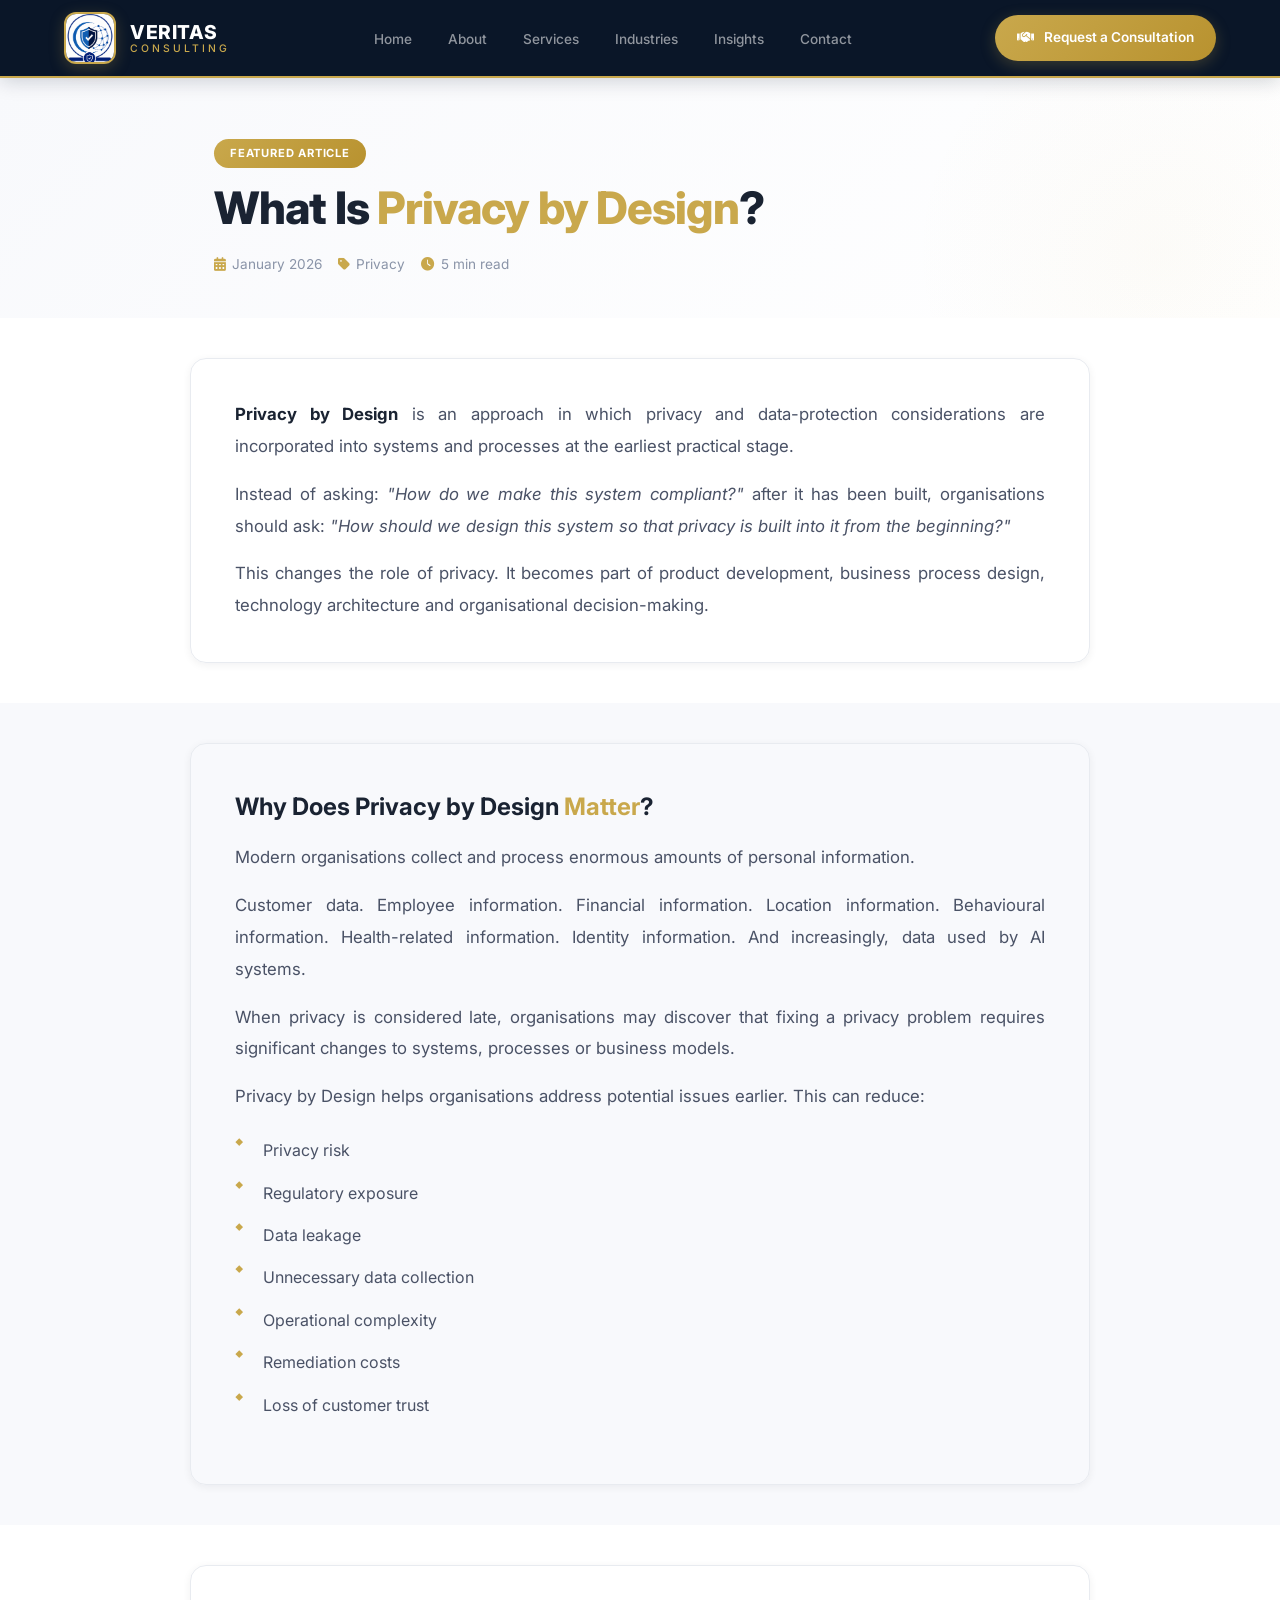
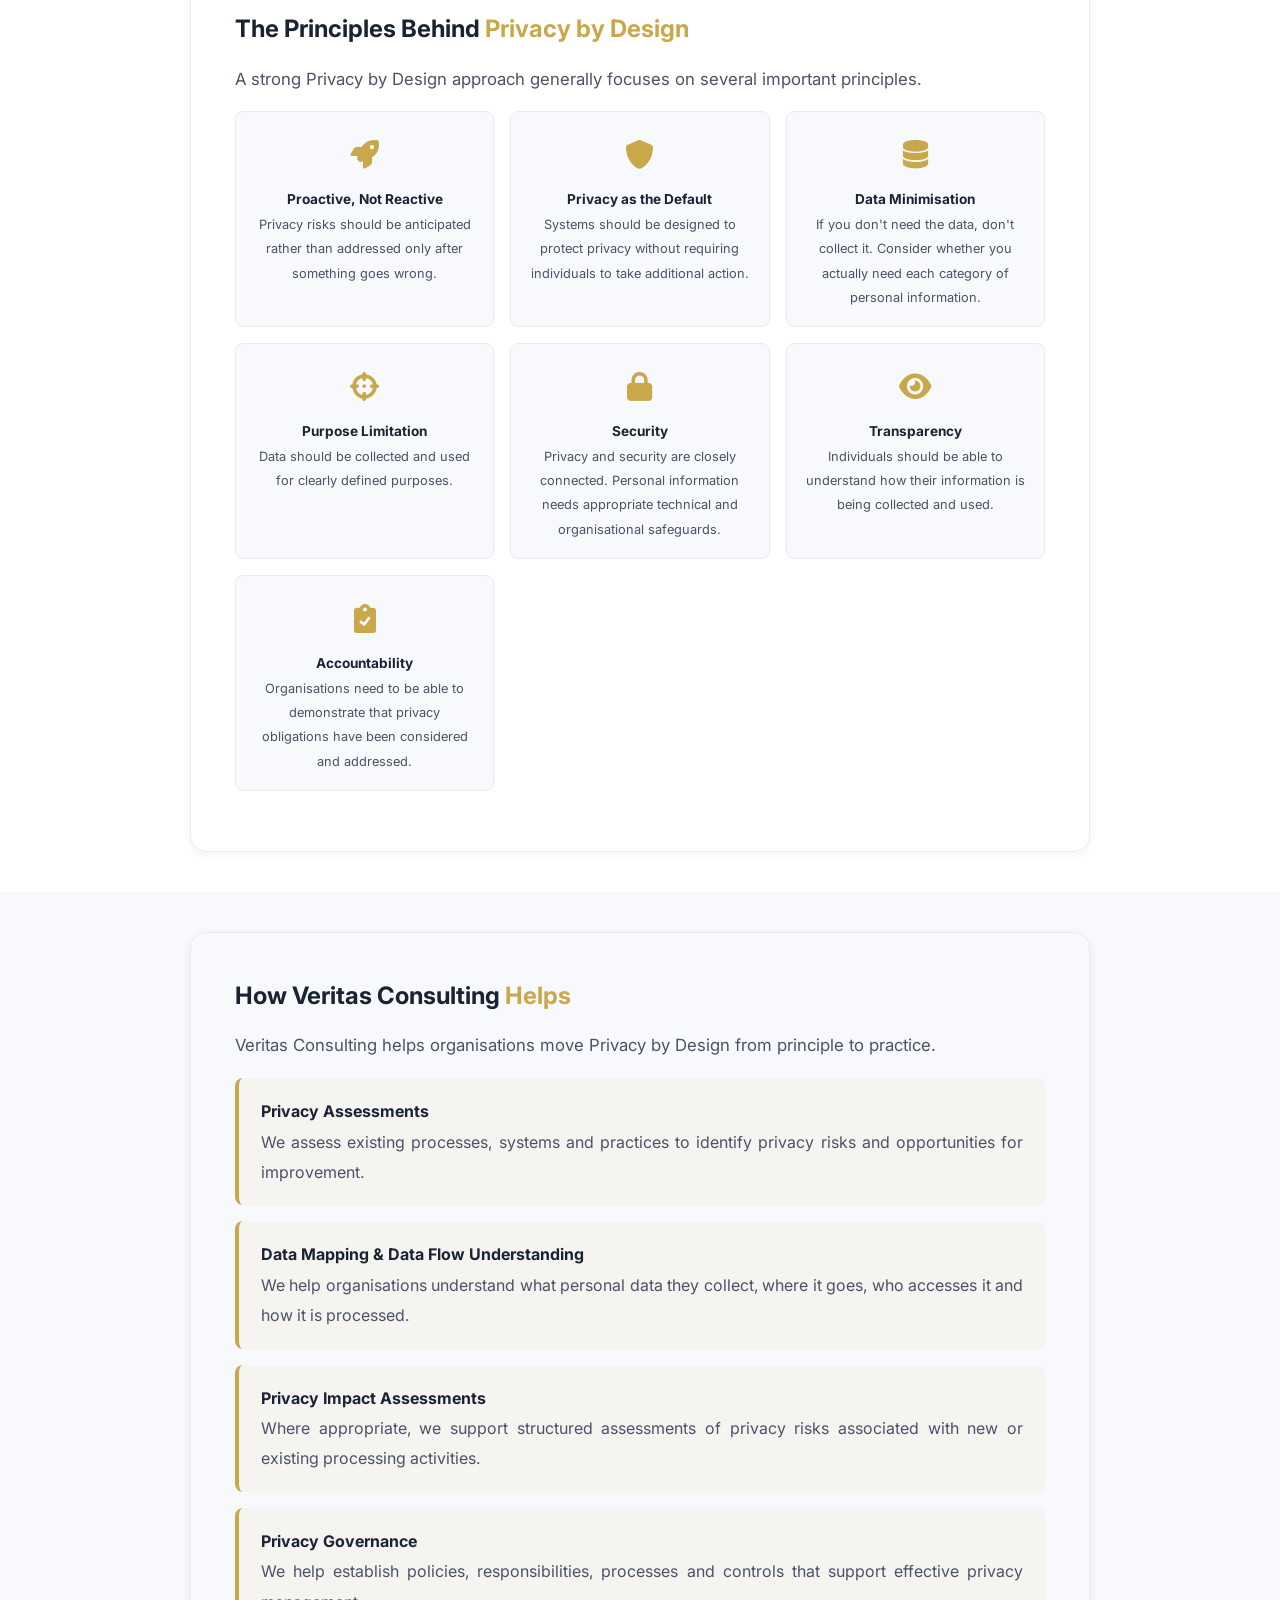
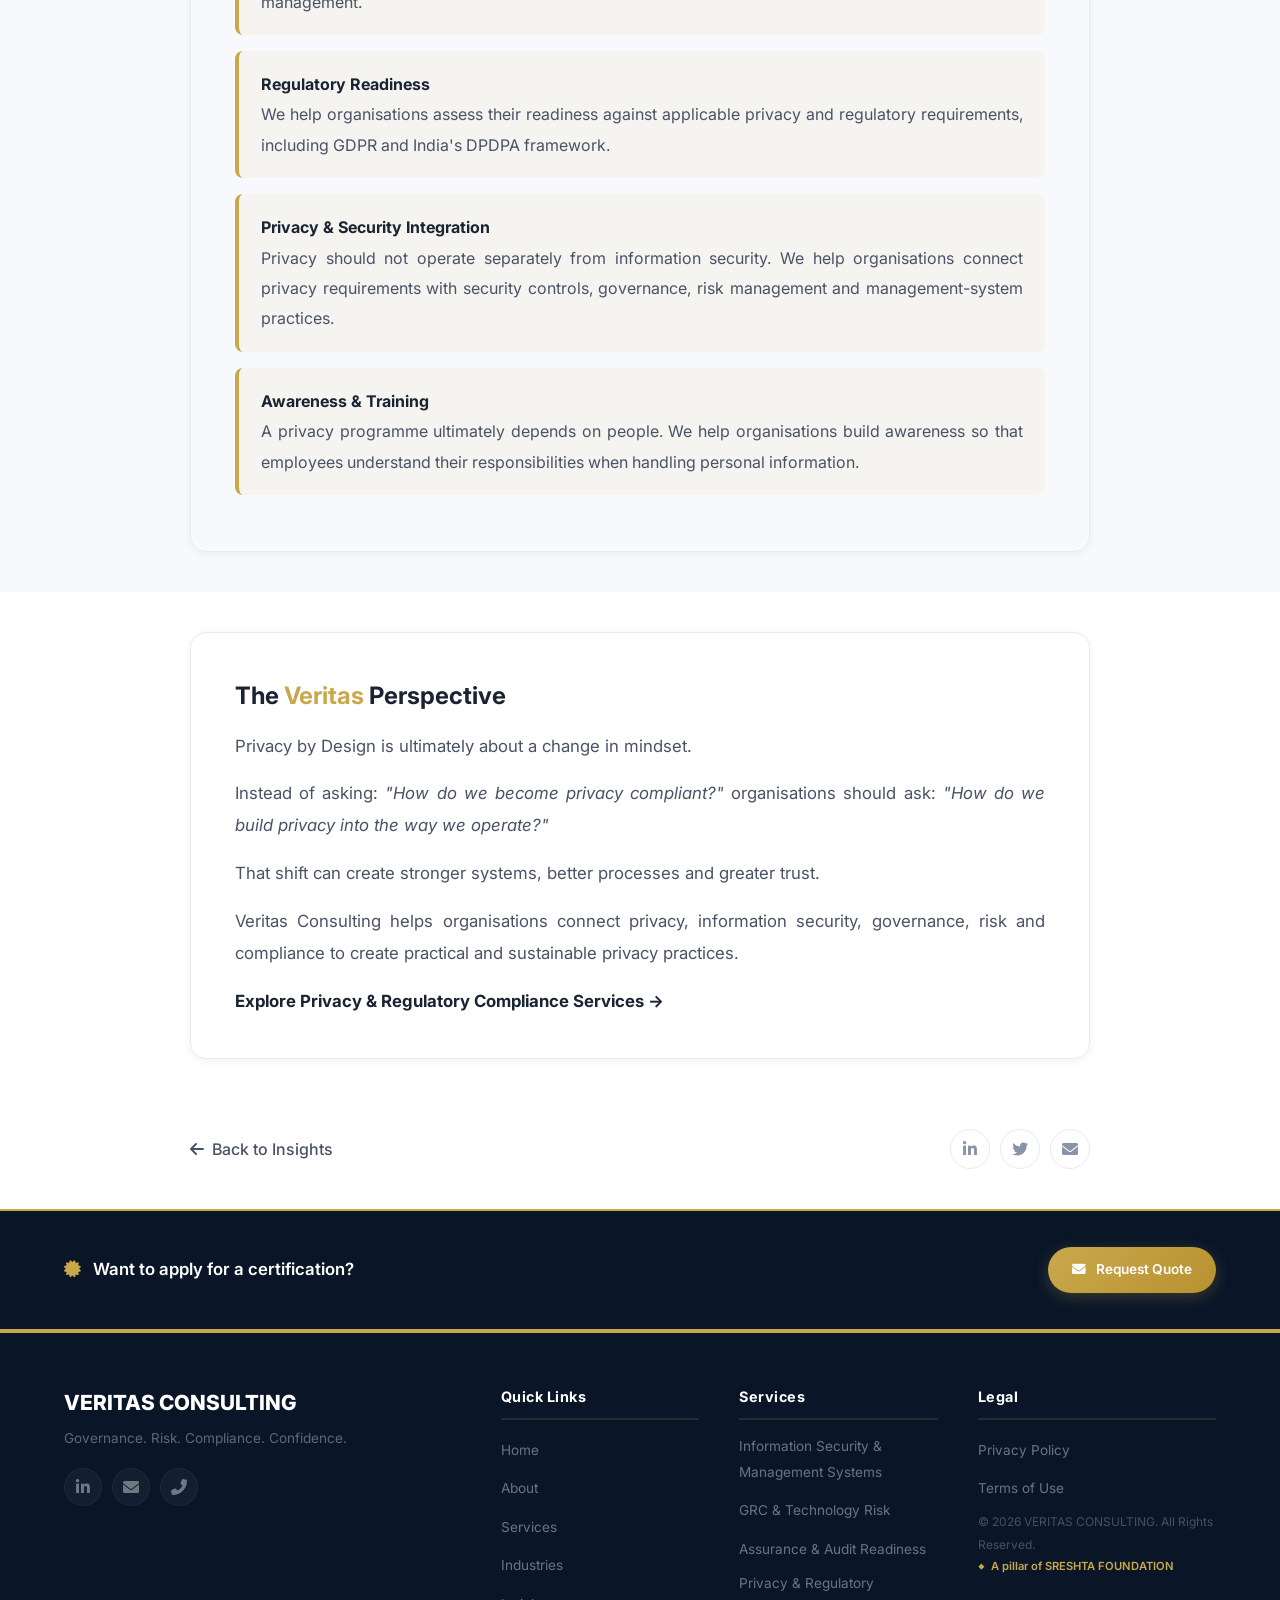
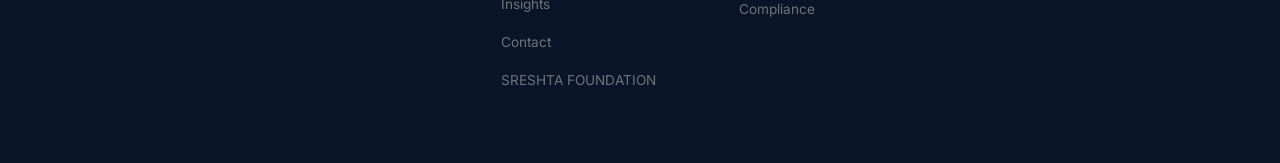
<file: design.html>
<!DOCTYPE html>
<html lang="en">
<head>
    <meta charset="UTF-8" />
    <meta name="viewport" content="width=device-width, initial-scale=1.0" />
    <title>Privacy by Design - VERITAS CONSULTING</title>
    
    <link rel="stylesheet" href="https://cdnjs.cloudflare.com/ajax/libs/font-awesome/6.0.0-beta3/css/all.min.css" />
    <link href="https://fonts.googleapis.com/css2?family=Inter:opsz,wght@14..32,400;14..32,500;14..32,600;14..32,700;14..32,800&display=swap" rel="stylesheet" />
<link rel="icon" type="image/png" href="logo.png">
    <style>
        /* ============================================================
           RESET & VARIABLES
           ============================================================ */
        * {
            margin: 0;
            padding: 0;
            box-sizing: border-box;
        }

        :root {
            --bg-primary: #ffffff;
            --bg-secondary: #f8f9fc;
            --nav-bg: #0a1628;
            --primary: #0a1628;
            --gold: #c9a84c;
            --gold-light: #dbb95a;
            --gold-dark: #b8922f;
            --text-primary: #1a2332;
            --text-secondary: #4a5266;
            --text-muted: #8a94a8;
            --text-white: #ffffff;
            --border-color: #e8ebf0;
            --shadow-sm: 0 2px 8px rgba(10, 22, 40, 0.06);
            --shadow-md: 0 8px 30px rgba(10, 22, 40, 0.08);
            --shadow-lg: 0 20px 60px rgba(10, 22, 40, 0.10);
            --radius: 8px;
            --radius-lg: 16px;
            --radius-xl: 24px;
            --transition: all 0.3s cubic-bezier(0.4, 0, 0.2, 1);
            --max-text: 900px;
        }

        html { scroll-behavior: smooth; }

        body {
            font-family: 'Inter', -apple-system, BlinkMacSystemFont, 'Segoe UI', sans-serif;
            color: var(--text-primary);
            line-height: 1.9;
            background: var(--bg-primary);
            -webkit-font-smoothing: antialiased;
        }

        .container {
            max-width: 1200px;
            margin: 0 auto;
            padding: 0 24px;
        }

        /* ---------- Typography ---------- */
        .article-title {
            font-size: 2.8rem;
            font-weight: 800;
            color: var(--text-primary);
            letter-spacing: -0.02em;
            line-height: 1.2;
        }

        .article-title .highlight { color: var(--gold); }

        .section-title {
            font-size: 1.6rem;
            font-weight: 700;
            color: var(--text-primary);
            margin-bottom: 14px;
        }

        .section-title .highlight { color: var(--gold); }

        .section { padding: 40px 0; }
        .alt-bg { background: var(--bg-secondary); }

        /* ---------- Buttons ---------- */
        .btn-primary {
            display: inline-flex;
            align-items: center;
            gap: 10px;
            background: linear-gradient(135deg, var(--gold), var(--gold-dark));
            color: var(--text-white);
            padding: 10px 24px;
            border-radius: 50px;
            font-weight: 600;
            font-size: 0.85rem;
            text-decoration: none;
            transition: var(--transition);
            border: none;
            cursor: pointer;
            box-shadow: 0 4px 15px rgba(201, 168, 76, 0.25);
        }

        .btn-primary:hover {
            transform: translateY(-2px);
            box-shadow: 0 8px 30px rgba(201, 168, 76, 0.35);
        }

        .btn-primary.btn-cta {
            padding: 10px 22px;
            font-size: 0.85rem;
        }

        /* ---------- Header ---------- */
        .header {
            position: fixed;
            top: 0;
            left: 0;
            right: 0;
            z-index: 1000;
            background: var(--nav-bg);
            border-bottom: 2px solid var(--gold);
            box-shadow: 0 2px 20px rgba(10, 22, 40, 0.2);
        }

        .header-container {
            display: flex;
            justify-content: space-between;
            align-items: center;
            height: 76px;
        }

        /* ---------- Logo Area ---------- */
        .logo-area {
            display: flex;
            align-items: center;
            gap: 14px;
            text-decoration: none;
        }

        .logo-image {
            height: 52px;
            width: 52px;
            border-radius: 12px;
            object-fit: cover;
            display: block;
            border: 2px solid var(--gold);
            box-shadow: 0 4px 15px rgba(201, 168, 76, 0.25);
            transition: var(--transition);
            flex-shrink: 0;
        }

        .logo-image:hover {
            transform: scale(1.05);
            box-shadow: 0 8px 30px rgba(201, 168, 76, 0.35);
        }

        .logo-square {
            width: 52px;
            height: 52px;
            border-radius: 12px;
            background: linear-gradient(135deg, var(--gold), var(--gold-dark));
            display: flex;
            align-items: center;
            justify-content: center;
            flex-shrink: 0;
            transition: var(--transition);
            box-shadow: 0 4px 15px rgba(201, 168, 76, 0.25);
            position: relative;
        }

        .logo-square:hover {
            transform: scale(1.08);
            box-shadow: 0 8px 30px rgba(201, 168, 76, 0.35);
        }

        .logo-square::before {
            content: '';
            position: absolute;
            inset: -3px;
            border-radius: 14px;
            padding: 3px;
            background: linear-gradient(135deg, var(--gold-light), transparent, var(--gold));
            -webkit-mask: linear-gradient(#fff 0 0) content-box, linear-gradient(#fff 0 0);
            mask: linear-gradient(#fff 0 0) content-box, linear-gradient(#fff 0 0);
            -webkit-mask-composite: xor;
            mask-composite: exclude;
            pointer-events: none;
        }

        .logo-square::after {
            content: '';
            position: absolute;
            inset: 4px;
            border-radius: 8px;
            background: radial-gradient(circle at 30% 30%, rgba(255,255,255,0.15), transparent 70%);
            pointer-events: none;
        }

        .logo-square-text {
            display: flex;
            flex-direction: column;
            align-items: center;
            justify-content: center;
            text-align: center;
            line-height: 1;
            z-index: 1;
            padding: 4px;
        }

        .logo-square-veritas {
            font-size: 10px;
            font-weight: 800;
            color: var(--text-white);
            letter-spacing: 0.5px;
            text-transform: uppercase;
        }

        .logo-square-consulting {
            font-size: 5.5px;
            font-weight: 600;
            color: rgba(255,255,255,0.85);
            letter-spacing: 1.5px;
            text-transform: uppercase;
            margin-top: 1px;
        }

        .logo-text {
            display: flex;
            flex-direction: column;
            line-height: 1.1;
        }

        .logo-veritas {
            font-weight: 800;
            font-size: 1.2rem;
            color: var(--text-white);
            letter-spacing: 0.5px;
        }

        .logo-consulting {
            font-weight: 500;
            font-size: 0.65rem;
            color: var(--gold);
            letter-spacing: 3px;
            text-transform: uppercase;
        }

        /* ---------- Navigation ---------- */
        .main-nav ul {
            display: flex;
            list-style: none;
            gap: 4px;
            align-items: center;
        }

        .main-nav ul li a {
            color: rgba(255,255,255,0.55);
            text-decoration: none;
            font-weight: 500;
            font-size: 0.85rem;
            padding: 8px 16px;
            border-radius: 8px;
            transition: var(--transition);
        }

        .main-nav ul li a:hover {
            color: var(--text-white);
            background: rgba(255,255,255,0.06);
        }

        .main-nav ul li a.active {
            color: var(--text-white);
            background: rgba(201, 168, 76, 0.12);
        }

        .main-nav ul li a.active::after {
            content: '';
            position: absolute;
            bottom: 2px;
            left: 50%;
            transform: translateX(-50%);
            width: 20px;
            height: 2px;
            background: var(--gold);
            border-radius: 2px;
        }

        .header-cta {
            display: flex;
            align-items: center;
            gap: 12px;
        }

        .hamburger {
            display: none;
            background: none;
            border: none;
            color: var(--text-white);
            font-size: 1.3rem;
            cursor: pointer;
            padding: 4px;
            transition: var(--transition);
        }

        .hamburger:hover { color: var(--gold); }
        main { padding-top: 76px; }

        /* ============================================================
           ARTICLE HERO
           ============================================================ */
        .article-hero {
            padding: 60px 0 40px;
            background: linear-gradient(135deg, #f8f9fc 0%, #ffffff 100%);
            position: relative;
            overflow: hidden;
        }

        .article-hero::before {
            content: '';
            position: absolute;
            top: -30%;
            right: -10%;
            width: 500px;
            height: 500px;
            background: radial-gradient(circle, rgba(201, 168, 76, 0.04) 0%, transparent 70%);
            border-radius: 50%;
            pointer-events: none;
        }

        .article-hero-content {
            max-width: var(--max-text);
            margin: 0 auto;
            position: relative;
            z-index: 1;
        }

        .article-hero .article-meta {
            display: flex;
            align-items: center;
            gap: 16px;
            flex-wrap: wrap;
            margin-top: 16px;
        }

        .article-hero .article-meta span {
            display: inline-flex;
            align-items: center;
            gap: 6px;
            font-size: 0.85rem;
            color: var(--text-muted);
        }

        .article-hero .article-meta span i {
            color: var(--gold);
        }

        .article-hero .article-badge {
            display: inline-block;
            background: linear-gradient(135deg, var(--gold), var(--gold-dark));
            color: var(--text-white);
            padding: 4px 16px;
            border-radius: 50px;
            font-size: 0.7rem;
            font-weight: 700;
            text-transform: uppercase;
            letter-spacing: 0.8px;
            margin-bottom: 14px;
        }

        /* ============================================================
           GLASS CARD - Reusable
           ============================================================ */
        .glass-card {
            background: var(--bg-card);
            border-radius: var(--radius-lg);
            border: 1px solid var(--border-color);
            padding: 40px 44px;
            box-shadow: var(--shadow-sm);
            transition: var(--transition);
            max-width: var(--max-text);
            margin: 0 auto;
        }

        .glass-card:hover {
            border-color: var(--gold);
            box-shadow: var(--shadow-md);
        }

        .glass-card p {
            font-size: 1.05rem;
            color: var(--text-secondary);
            line-height: 1.9;
            margin-bottom: 16px;
            text-align: justify;
            text-justify: inter-word;
        }

        .glass-card p:last-child {
            margin-bottom: 0;
        }

        .glass-card p strong {
            color: var(--text-primary);
        }

        .glass-card ul {
            list-style: none;
            padding: 0;
            margin: 12px 0 18px;
        }

        .glass-card ul li {
            padding: 6px 0 6px 28px;
            position: relative;
            font-size: 1rem;
            color: var(--text-secondary);
            border-bottom: 1px solid var(--border-light);
            text-align: justify;
            text-justify: inter-word;
        }

        .glass-card ul li:last-child {
            border-bottom: none;
        }

        .glass-card ul li::before {
            content: '◆';
            position: absolute;
            left: 0;
            top: 6px;
            color: var(--gold);
            font-size: 0.5rem;
        }

        .glass-card .highlight-box {
            background: rgba(201, 168, 76, 0.06);
            border-left: 4px solid var(--gold);
            padding: 18px 22px;
            border-radius: var(--radius);
            margin: 16px 0;
        }

        .glass-card .highlight-box p {
            margin-bottom: 0;
            font-size: 1rem;
        }

        .glass-card .highlight-box p strong {
            color: var(--text-primary);
        }

        .glass-card .divider {
            height: 1px;
            background: linear-gradient(90deg, var(--gold), transparent);
            margin: 24px 0;
        }

        .glass-card .section-title {
            font-size: 1.5rem;
            font-weight: 700;
            color: var(--text-primary);
            margin-top: 20px;
            margin-bottom: 12px;
        }

        .glass-card .section-title:first-child {
            margin-top: 0;
        }

        .glass-card .sub-title {
            font-size: 1.15rem;
            font-weight: 700;
            color: var(--text-primary);
            margin-top: 20px;
            margin-bottom: 10px;
        }

        /* Privacy Principles Grid */
        .principles-grid-article {
            display: grid;
            grid-template-columns: repeat(3, 1fr);
            gap: 16px;
            margin: 16px 0 20px;
        }

        .principles-grid-article .principle-item {
            background: var(--bg-secondary);
            border: 1px solid var(--border-color);
            border-radius: var(--radius);
            padding: 16px 18px;
            text-align: center;
            transition: var(--transition);
        }

        .principles-grid-article .principle-item:hover {
            border-color: var(--gold);
            transform: translateY(-2px);
        }

        .principles-grid-article .principle-item .principle-icon {
            font-size: 1.8rem;
            color: var(--gold);
            margin-bottom: 4px;
        }

        .principles-grid-article .principle-item h5 {
            font-size: 0.85rem;
            font-weight: 700;
            color: var(--text-primary);
        }

        .principles-grid-article .principle-item p {
            font-size: 0.8rem;
            color: var(--text-secondary);
            margin-bottom: 0;
            text-align: center;
        }

        /* ============================================================
           ARTICLE FOOTER / BACK BUTTON
           ============================================================ */
        .article-footer {
            max-width: var(--max-text);
            margin: 30px auto 0;
            display: flex;
            justify-content: space-between;
            align-items: center;
            flex-wrap: wrap;
            gap: 16px;
        }

        .article-footer .back-link {
            display: inline-flex;
            align-items: center;
            gap: 8px;
            color: var(--text-secondary);
            text-decoration: none;
            font-weight: 500;
            transition: var(--transition);
        }

        .article-footer .back-link:hover {
            color: var(--gold);
            transform: translateX(-4px);
        }

        .article-footer .share-links {
            display: flex;
            gap: 10px;
        }

        .article-footer .share-links a {
            width: 40px;
            height: 40px;
            border-radius: 50%;
            border: 1px solid var(--border-color);
            display: flex;
            align-items: center;
            justify-content: center;
            color: var(--text-muted);
            transition: var(--transition);
            text-decoration: none;
        }

        .article-footer .share-links a:hover {
            background: var(--gold);
            color: var(--text-white);
            border-color: var(--gold);
        }

        /* ---------- CTA Bar ---------- */
        .cta-bar {
            padding: 36px 0;
            background: var(--primary);
            border-top: 2px solid var(--gold);
            border-bottom: 2px solid var(--gold);
        }

        .cta-bar-content {
            display: flex;
            justify-content: space-between;
            align-items: center;
            gap: 24px;
        }

        .cta-bar-content span {
            color: var(--text-white);
            font-size: 1.05rem;
            font-weight: 600;
        }

        .cta-bar-content span i {
            color: var(--gold);
            margin-right: 8px;
        }

        /* ============================================================
           FOOTER
           ============================================================ */
        .footer {
            background: var(--primary);
            color: rgba(255,255,255,0.5);
            padding: 50px 0 28px;
            border-top: 2px solid var(--gold);
        }

        .footer-grid {
            display: grid;
            grid-template-columns: 2fr 1fr 1fr 1.2fr;
            gap: 40px;
            margin-bottom: 32px;
        }

        .footer-brand h3 {
            color: var(--text-white);
            font-size: 1.3rem;
            font-weight: 800;
            margin-bottom: 4px;
        }

        .footer-brand .tagline {
            font-size: 0.85rem;
            color: rgba(255,255,255,0.35);
            margin-bottom: 16px;
        }

        .social-links {
            display: flex;
            gap: 10px;
        }

        .social-links a {
            width: 38px;
            height: 38px;
            background: rgba(255,255,255,0.04);
            border-radius: 50%;
            display: flex;
            align-items: center;
            justify-content: center;
            color: rgba(255,255,255,0.4);
            text-decoration: none;
            transition: var(--transition);
            border: 1px solid rgba(255,255,255,0.04);
        }

        .social-links a:hover {
            background: var(--gold);
            color: var(--text-white);
            border-color: var(--gold);
            transform: translateY(-3px);
        }

        .footer h4 {
            color: var(--text-white);
            font-size: 0.9rem;
            font-weight: 700;
            margin-bottom: 14px;
            letter-spacing: 0.5px;
            padding-bottom: 8px;
            border-bottom: 2px solid rgba(201, 168, 76, 0.15);
        }

        .footer ul {
            list-style: none;
            padding: 0;
        }

        .footer ul li {
            margin-bottom: 8px;
        }

        .footer ul li a {
            color: rgba(255,255,255,0.4);
            text-decoration: none;
            font-size: 0.85rem;
            transition: var(--transition);
            display: inline-block;
        }

        .footer ul li a:hover {
            color: var(--gold);
            transform: translateX(4px);
        }

        .footer-bottom {
            padding-top: 24px;
            border-top: 1px solid rgba(255,255,255,0.06);
            display: flex;
            justify-content: space-between;
            align-items: center;
            flex-wrap: wrap;
            gap: 12px;
        }

        .copyright {
            font-size: 0.75rem;
            color: rgba(255,255,255,0.25);
        }

        .pillar {
            font-size: 0.7rem;
            color: var(--gold);
            font-weight: 600;
            display: flex;
            align-items: center;
            gap: 6px;
        }

        .pillar::before {
            content: '◆';
            font-size: 0.4rem;
        }

        /* ============================================================
           RESPONSIVE
           ============================================================ */
        @media (max-width: 1024px) {
            .hamburger {
                display: block;
            }
            
            .main-nav {
                display: none;
                position: absolute;
                top: 76px;
                left: 0;
                right: 0;
                background: var(--nav-bg);
                padding: 16px 20px;
                border-top: 1px solid rgba(255,255,255,0.05);
                box-shadow: var(--shadow-lg);
            }
            
            .main-nav.open { display: block; }
            .main-nav ul { flex-direction: column; gap: 2px; align-items: stretch; }
            .main-nav ul li a { display: block; padding: 10px 14px; text-align: center; }

            .principles-grid-article {
                grid-template-columns: repeat(2, 1fr);
            }

            .footer-grid { grid-template-columns: 1fr 1fr; }
        }

        @media (max-width: 768px) {
            .logo-image {
                height: 42px;
                width: 42px;
                border-radius: 10px;
            }

            .logo-square {
                width: 42px;
                height: 42px;
                border-radius: 10px;
            }

            .logo-square .logo-square-veritas {
                font-size: 8px;
            }

            .logo-square .logo-square-consulting {
                font-size: 4.5px;
            }

            .logo-veritas {
                font-size: 1rem;
            }

            .logo-consulting {
                font-size: 0.55rem;
            }

            .section { padding: 30px 0; }

            .article-hero { padding: 40px 0 30px; }
            .article-title { font-size: 2rem; }

            .glass-card {
                padding: 28px 20px;
            }

            .glass-card p {
                font-size: 0.95rem;
                text-align: left;
            }

            .glass-card .section-title {
                font-size: 1.3rem;
            }

            .glass-card ul li {
                font-size: 0.9rem;
            }

            .principles-grid-article {
                grid-template-columns: 1fr 1fr;
            }

            .article-footer {
                flex-direction: column;
                text-align: center;
            }

            .cta-bar-content {
                flex-direction: column;
                text-align: center;
            }

            .footer-grid { grid-template-columns: 1fr; gap: 28px; }
            .footer-bottom { flex-direction: column; text-align: center; }
        }

        @media (max-width: 480px) {
            .logo-image {
                height: 36px;
                width: 36px;
                border-radius: 8px;
            }

            .logo-square {
                width: 36px;
                height: 36px;
                border-radius: 8px;
            }

            .logo-square .logo-square-veritas {
                font-size: 7px;
            }

            .logo-square .logo-square-consulting {
                font-size: 4px;
            }

            .logo-veritas {
                font-size: 0.8rem;
            }

            .logo-consulting {
                font-size: 0.45rem;
                letter-spacing: 2px;
            }

            .logo-text {
                display: none;
            }

            .article-title { font-size: 1.6rem; }
            .container { padding: 0 16px; }

            .glass-card {
                padding: 20px 16px;
            }

            .glass-card p {
                font-size: 0.9rem;
            }

            .glass-card .section-title {
                font-size: 1.1rem;
            }

            .glass-card ul li {
                font-size: 0.85rem;
                padding: 4px 0 4px 22px;
            }

            .principles-grid-article {
                grid-template-columns: 1fr;
            }
        }

        /* ============================================================
           ANIMATIONS
           ============================================================ */
        .animate-on-scroll {
            opacity: 0;
            transform: translateY(24px);
            transition: opacity 0.6s ease, transform 0.6s ease;
        }

        .animate-on-scroll.visible {
            opacity: 1;
            transform: translateY(0);
        }

        .delay-1 { transition-delay: 0.1s; }
        .delay-2 { transition-delay: 0.2s; }
        .delay-3 { transition-delay: 0.3s; }
        .delay-4 { transition-delay: 0.4s; }
        .delay-5 { transition-delay: 0.5s; }
        .delay-6 { transition-delay: 0.6s; }
        .delay-7 { transition-delay: 0.7s; }
    </style>
</head>
<body>

<!-- ============================================================
     HEADER
     ============================================================ -->
<header class="header" id="header">
    <div class="container header-container">

        <!-- ===== LOGO ===== -->
        <a href="index.html" class="logo-area">
            <!-- OPTION 1: Use Image Logo (Recommended) -->
            <img src="logo.png" alt="VERITAS CONSULTING" class="logo-image" />
            
            <!-- OPTION 2: Use Square Text Logo (Fallback) -->

            
            <!-- Logo Text beside the square -->
            <div class="logo-text">
                <span class="logo-veritas">VERITAS</span>
                <span class="logo-consulting">CONSULTING</span>
            </div>
        </a>

        <!-- ===== NAVIGATION ===== -->
        <nav class="main-nav" id="mainNav">
            <ul>
                <li><a href="index.html">Home</a></li>
                <li><a href="about.html">About</a></li>
                <li><a href="services.html">Services</a></li>
                <li><a href="industries.html">Industries</a></li>
                <li><a href="insights.html">Insights</a></li>
                <li><a href="contact.html">Contact</a></li>
            </ul>
        </nav>

        <!-- ===== HEADER CTA ===== -->
        <div class="header-cta">
            <a href="contact.html" class="btn-primary btn-cta">
                <i class="fas fa-handshake"></i> Request a Consultation
            </a>
            <button class="hamburger" id="hamburger" aria-label="Toggle menu">
                <i class="fas fa-bars"></i>
            </button>
        </div>
    </div>
</header>

<!-- ============================================================
     MAIN CONTENT
     ============================================================ -->
<main>

    <!-- ===== ARTICLE HERO ===== -->
    <section class="article-hero">
        <div class="container article-hero-content">
            <div class="article-badge">Featured Article</div>
            <h1 class="article-title">What Is <span class="highlight">Privacy by Design</span>?</h1>
            <div class="article-meta">
                <span><i class="fas fa-calendar-alt"></i> January 2026</span>
                <span><i class="fas fa-tag"></i> Privacy</span>
                <span><i class="fas fa-clock"></i> 5 min read</span>
            </div>
        </div>
    </section>

    <!-- ===== SECTION 1: Introduction ===== -->
    <section class="section">
        <div class="container">
            <div class="glass-card animate-on-scroll">
                <p><strong>Privacy by Design</strong> is an approach in which privacy and data-protection considerations are incorporated into systems and processes at the earliest practical stage.</p>
                
                <p>Instead of asking: <em>"How do we make this system compliant?"</em> after it has been built, organisations should ask: <em>"How should we design this system so that privacy is built into it from the beginning?"</em></p>
                
                <p>This changes the role of privacy. It becomes part of product development, business process design, technology architecture and organisational decision-making.</p>
            </div>
        </div>
    </section>

    <!-- ===== SECTION 2: Why Does Privacy by Design Matter? ===== -->
    <section class="section alt-bg">
        <div class="container">
            <div class="glass-card animate-on-scroll delay-1">
                <h3 class="section-title">Why Does Privacy by Design <span class="highlight">Matter</span>?</h3>
                
                <p>Modern organisations collect and process enormous amounts of personal information.</p>
                
                <p>Customer data. Employee information. Financial information. Location information. Behavioural information. Health-related information. Identity information. And increasingly, data used by AI systems.</p>
                
                <p>When privacy is considered late, organisations may discover that fixing a privacy problem requires significant changes to systems, processes or business models.</p>
                
                <p>Privacy by Design helps organisations address potential issues earlier. This can reduce:</p>
                
                <ul>
                    <li>Privacy risk</li>
                    <li>Regulatory exposure</li>
                    <li>Data leakage</li>
                    <li>Unnecessary data collection</li>
                    <li>Operational complexity</li>
                    <li>Remediation costs</li>
                    <li>Loss of customer trust</li>
                </ul>
            </div>
        </div>
    </section>

    <!-- ===== SECTION 3: The Principles ===== -->
    <section class="section">
        <div class="container">
            <div class="glass-card animate-on-scroll delay-2">
                <h3 class="section-title">The Principles Behind <span class="highlight">Privacy by Design</span></h3>
                
                <p>A strong Privacy by Design approach generally focuses on several important principles.</p>

                <div class="principles-grid-article">
                    <div class="principle-item">
                        <div class="principle-icon"><i class="fas fa-rocket"></i></div>
                        <h5>Proactive, Not Reactive</h5>
                        <p>Privacy risks should be anticipated rather than addressed only after something goes wrong.</p>
                    </div>
                    <div class="principle-item">
                        <div class="principle-icon"><i class="fas fa-shield-alt"></i></div>
                        <h5>Privacy as the Default</h5>
                        <p>Systems should be designed to protect privacy without requiring individuals to take additional action.</p>
                    </div>
                    <div class="principle-item">
                        <div class="principle-icon"><i class="fas fa-database"></i></div>
                        <h5>Data Minimisation</h5>
                        <p>If you don't need the data, don't collect it. Consider whether you actually need each category of personal information.</p>
                    </div>
                    <div class="principle-item">
                        <div class="principle-icon"><i class="fas fa-crosshairs"></i></div>
                        <h5>Purpose Limitation</h5>
                        <p>Data should be collected and used for clearly defined purposes.</p>
                    </div>
                    <div class="principle-item">
                        <div class="principle-icon"><i class="fas fa-lock"></i></div>
                        <h5>Security</h5>
                        <p>Privacy and security are closely connected. Personal information needs appropriate technical and organisational safeguards.</p>
                    </div>
                    <div class="principle-item">
                        <div class="principle-icon"><i class="fas fa-eye"></i></div>
                        <h5>Transparency</h5>
                        <p>Individuals should be able to understand how their information is being collected and used.</p>
                    </div>
                    <div class="principle-item">
                        <div class="principle-icon"><i class="fas fa-clipboard-check"></i></div>
                        <h5>Accountability</h5>
                        <p>Organisations need to be able to demonstrate that privacy obligations have been considered and addressed.</p>
                    </div>
                </div>
            </div>
        </div>
    </section>

    <!-- ===== SECTION 4: How Veritas Helps ===== -->
    <section class="section alt-bg">
        <div class="container">
            <div class="glass-card animate-on-scroll delay-3">
                <h3 class="section-title">How Veritas Consulting <span class="highlight">Helps</span></h3>
                
                <p>Veritas Consulting helps organisations move Privacy by Design from principle to practice.</p>

                <div class="highlight-box">
                    <p><strong>Privacy Assessments</strong><br />We assess existing processes, systems and practices to identify privacy risks and opportunities for improvement.</p>
                </div>

                <div class="highlight-box">
                    <p><strong>Data Mapping &amp; Data Flow Understanding</strong><br />We help organisations understand what personal data they collect, where it goes, who accesses it and how it is processed.</p>
                </div>

                <div class="highlight-box">
                    <p><strong>Privacy Impact Assessments</strong><br />Where appropriate, we support structured assessments of privacy risks associated with new or existing processing activities.</p>
                </div>

                <div class="highlight-box">
                    <p><strong>Privacy Governance</strong><br />We help establish policies, responsibilities, processes and controls that support effective privacy management.</p>
                </div>

                <div class="highlight-box">
                    <p><strong>Regulatory Readiness</strong><br />We help organisations assess their readiness against applicable privacy and regulatory requirements, including GDPR and India's DPDPA framework.</p>
                </div>

                <div class="highlight-box">
                    <p><strong>Privacy &amp; Security Integration</strong><br />Privacy should not operate separately from information security. We help organisations connect privacy requirements with security controls, governance, risk management and management-system practices.</p>
                </div>

                <div class="highlight-box">
                    <p><strong>Awareness &amp; Training</strong><br />A privacy programme ultimately depends on people. We help organisations build awareness so that employees understand their responsibilities when handling personal information.</p>
                </div>
            </div>
        </div>
    </section>

    <!-- ===== SECTION 5: The Veritas Perspective ===== -->
    <section class="section">
        <div class="container">
            <div class="glass-card animate-on-scroll delay-4">
                <h3 class="section-title">The <span class="highlight">Veritas</span> Perspective</h3>
                
                <p>Privacy by Design is ultimately about a change in mindset.</p>
                
                <p>Instead of asking: <em>"How do we become privacy compliant?"</em> organisations should ask: <em>"How do we build privacy into the way we operate?"</em></p>
                
                <p>That shift can create stronger systems, better processes and greater trust.</p>
                
                <p>Veritas Consulting helps organisations connect privacy, information security, governance, risk and compliance to create practical and sustainable privacy practices.</p>
                
                <p style="margin-top: 16px;"><strong>Explore Privacy &amp; Regulatory Compliance Services →</strong></p>
            </div>
        </div>
    </section>

    <!-- ===== ARTICLE FOOTER ===== -->
    <section class="section" style="padding-top: 0;">
        <div class="container">
            <div class="article-footer animate-on-scroll delay-5">
                <a href="insights.html" class="back-link">
                    <i class="fas fa-arrow-left"></i> Back to Insights
                </a>
                <div class="share-links">
                    <a href="#" aria-label="Share on LinkedIn"><i class="fab fa-linkedin-in"></i></a>
                    <a href="#" aria-label="Share on Twitter"><i class="fab fa-twitter"></i></a>
                    <a href="#" aria-label="Share via Email"><i class="fas fa-envelope"></i></a>
                </div>
            </div>
        </div>
    </section>

    <!-- ===== CTA BAR ===== -->
    <section class="cta-bar">
        <div class="container cta-bar-content">
            <span><i class="fas fa-certificate"></i> Want to apply for a certification?</span>
            <a href="mailto:infovc@veritasconsul.com" class="btn-primary">
                <i class="fas fa-envelope"></i> Request Quote
            </a>
        </div>
    </section>

</main>

<!-- ============================================================
     FOOTER
     ============================================================ -->
<footer class="footer">
    <div class="container footer-grid">
        <div class="footer-brand">
            <h3>VERITAS CONSULTING</h3>
            <p class="tagline">Governance. Risk. Compliance. Confidence.</p>
            <div class="social-links">
                <a href="https://www.linkedin.com/company/veritas-consulting-sf/?viewAsMember=true" target="_blank"><i class="fab fa-linkedin-in"></i></a>
                <a href="mailto:infovc@veritasconsul.com"><i class="fas fa-envelope"></i></a>
                <a href="contact.html"><i class="fas fa-phone-alt"></i></a>
            </div>
        </div>
        <div class="footer-links">
            <h4>Quick Links</h4>
            <ul>
                <li><a href="index.html">Home</a></li>
                <li><a href="about.html">About</a></li>
                <li><a href="services.html">Services</a></li>
                <li><a href="industries.html">Industries</a></li>
                <li><a href="insights.html">Insights</a></li>
                <li><a href="contact.html">Contact</a></li>
                <li><a href="https://www.sreshtafoundation.com" target="_blank">SRESHTA FOUNDATION</a></li>
            </ul>
        </div>
        <div class="footer-services">
            <h4>Services</h4>
            <ul>
                <li><a href="services.html#management">Information Security &amp; Management Systems</a></li>
                <li><a href="services.html#grc">GRC &amp; Technology Risk</a></li>
                <li><a href="services.html#assurance">Assurance &amp; Audit Readiness</a></li>
                <li><a href="services.html#privacy">Privacy &amp; Regulatory Compliance</a></li>
            </ul>
        </div>
        <div class="footer-legal">
            <h4>Legal</h4>
            <ul>
                <li><a href="#">Privacy Policy</a></li>
                <li><a href="terms.html">Terms of Use</a></li>
            </ul>
            <p class="copyright">&copy; 2026 VERITAS CONSULTING. All Rights Reserved.</p>
            <p class="pillar">A pillar of SRESHTA FOUNDATION</p>
        </div>
    </div>
</footer>

<script>
    document.addEventListener('DOMContentLoaded', function() {

        const hamburger = document.getElementById('hamburger');
        const nav = document.getElementById('mainNav');

        if (hamburger && nav) {
            hamburger.addEventListener('click', function() {
                nav.classList.toggle('open');
                const icon = this.querySelector('i');
                if (icon) {
                    icon.classList.toggle('fa-bars');
                    icon.classList.toggle('fa-times');
                }
            });
        }

        const navLinks = document.querySelectorAll('.main-nav a');
        navLinks.forEach(link => {
            link.addEventListener('click', function() {
                if (window.innerWidth <= 1024) {
                    nav.classList.remove('open');
                    const icon = hamburger?.querySelector('i');
                    if (icon) {
                        icon.classList.remove('fa-times');
                        icon.classList.add('fa-bars');
                    }
                }
            });
        });

        const observerOptions = {
            threshold: 0.0001,
            rootMargin: '0px 0px -30px 0px'
        };

        const observer = new IntersectionObserver((entries) => {
            entries.forEach(entry => {
                if (entry.isIntersecting) {
                    entry.target.classList.add('visible');
                }
            });
        }, observerOptions);

        document.querySelectorAll('.animate-on-scroll').forEach(el => {
            observer.observe(el);
        });

    });
</script>

</body>
</html>
</file>
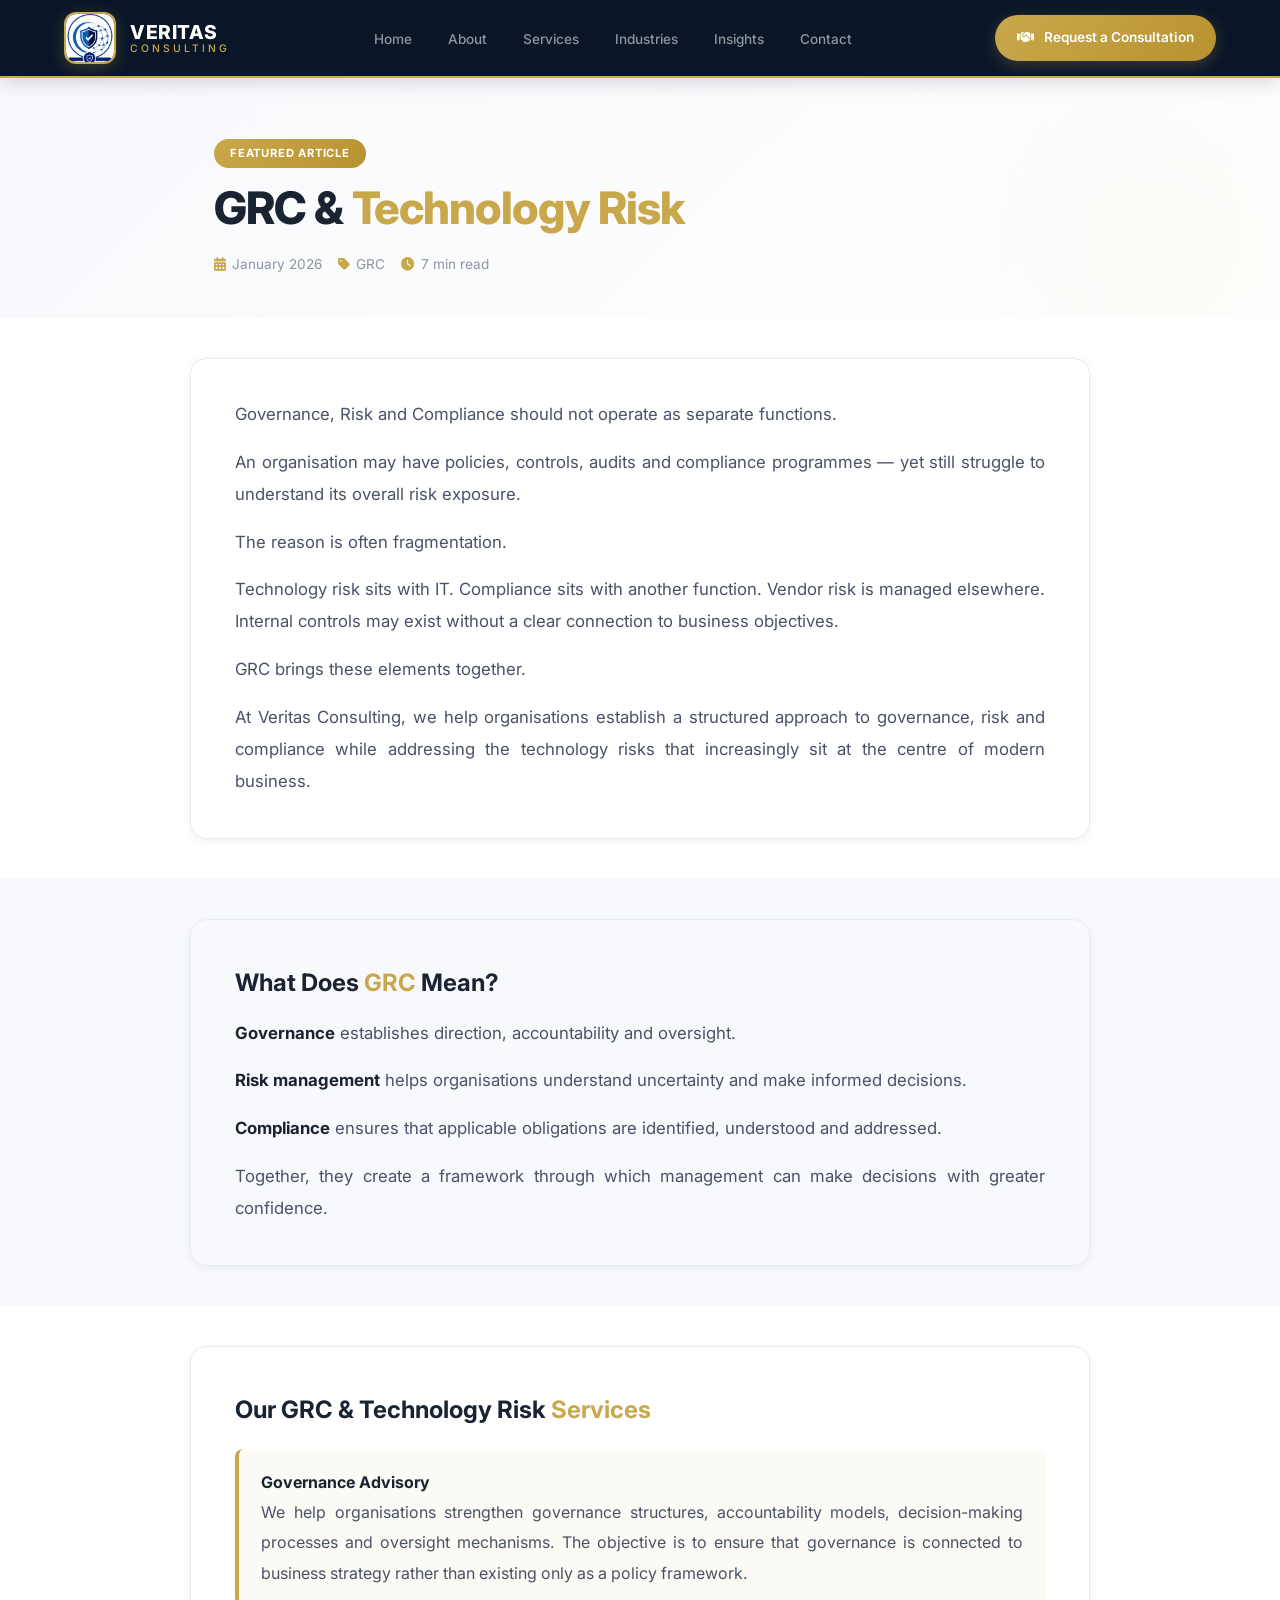
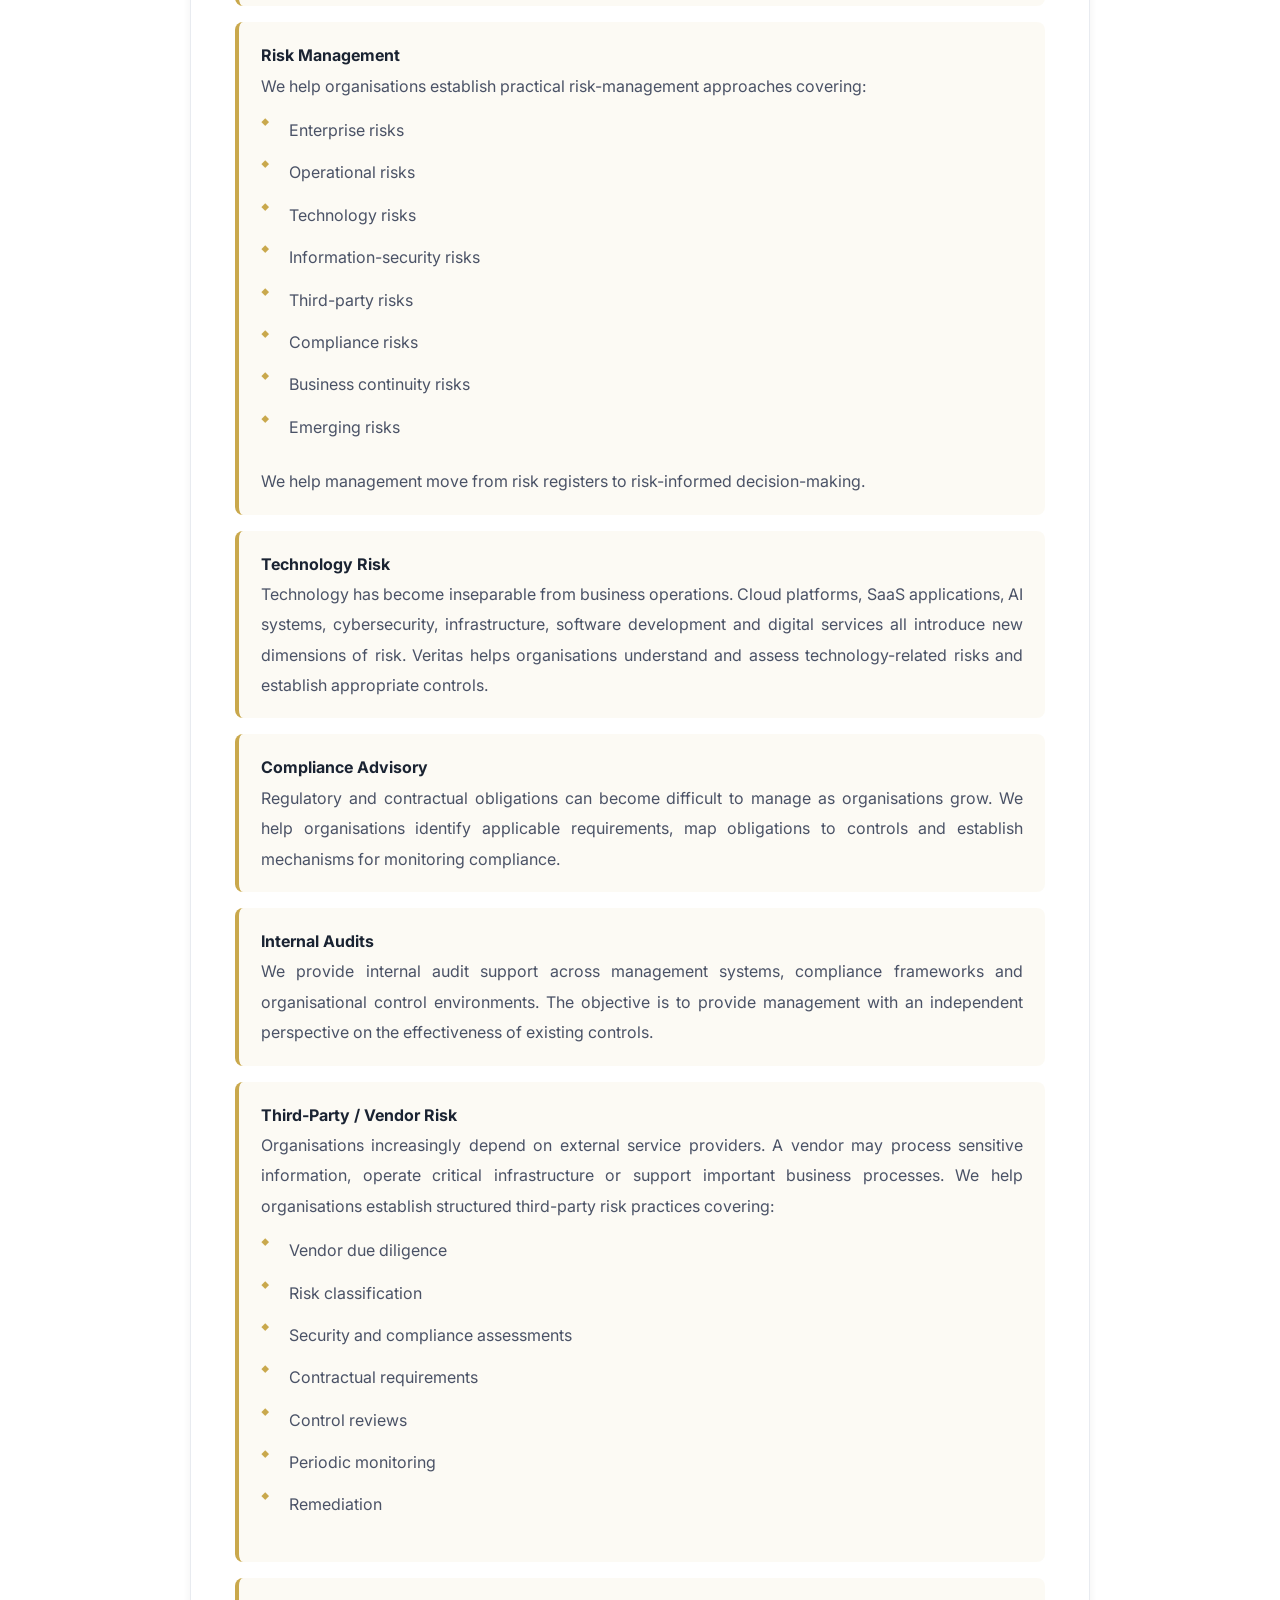
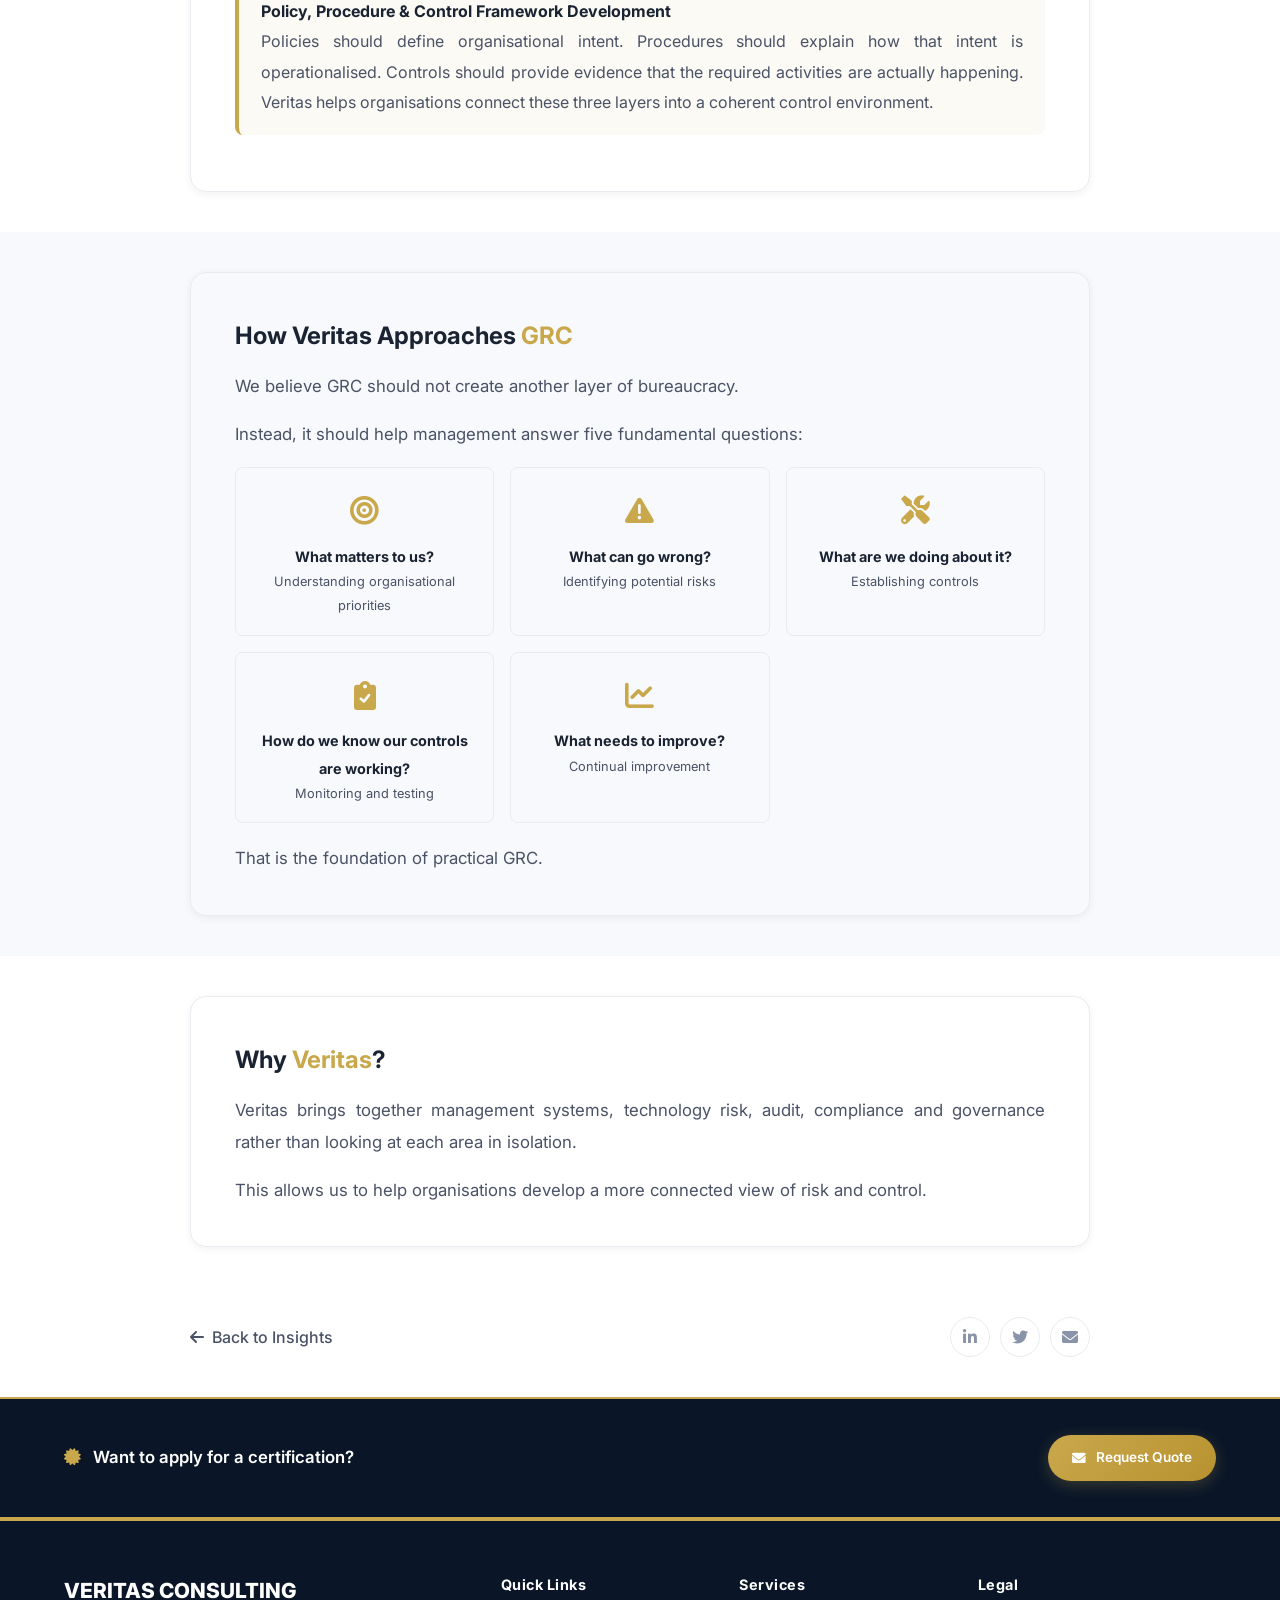
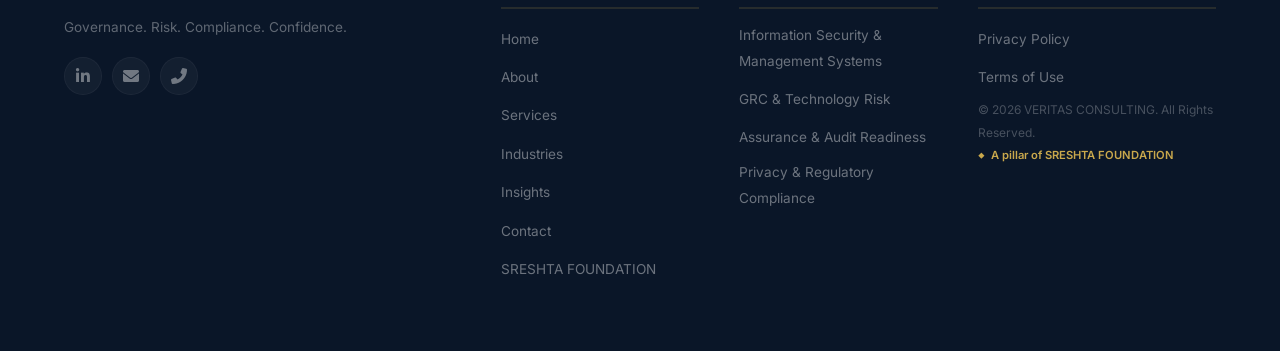
<file: GRC.html>
<!DOCTYPE html>
<html lang="en">
<head>
    <meta charset="UTF-8" />
    <meta name="viewport" content="width=device-width, initial-scale=1.0" />
    <title>GRC & Technology Risk - VERITAS CONSULTING</title>
    
    <link rel="stylesheet" href="https://cdnjs.cloudflare.com/ajax/libs/font-awesome/6.0.0-beta3/css/all.min.css" />
    <link href="https://fonts.googleapis.com/css2?family=Inter:opsz,wght@14..32,400;14..32,500;14..32,600;14..32,700;14..32,800&display=swap" rel="stylesheet" />
<link rel="icon" type="image/png" href="logo.png">
    <style>
        /* ============================================================
           RESET & VARIABLES
           ============================================================ */
        * {
            margin: 0;
            padding: 0;
            box-sizing: border-box;
        }

        :root {
            --bg-primary: #ffffff;
            --bg-secondary: #f8f9fc;
            --nav-bg: #0a1628;
            --primary: #0a1628;
            --gold: #c9a84c;
            --gold-light: #dbb95a;
            --gold-dark: #b8922f;
            --text-primary: #1a2332;
            --text-secondary: #4a5266;
            --text-muted: #8a94a8;
            --text-white: #ffffff;
            --border-color: #e8ebf0;
            --shadow-sm: 0 2px 8px rgba(10, 22, 40, 0.06);
            --shadow-md: 0 8px 30px rgba(10, 22, 40, 0.08);
            --shadow-lg: 0 20px 60px rgba(10, 22, 40, 0.10);
            --radius: 8px;
            --radius-lg: 16px;
            --radius-xl: 24px;
            --transition: all 0.3s cubic-bezier(0.4, 0, 0.2, 1);
            --max-text: 900px;
        }

        html { scroll-behavior: smooth; }

        body {
            font-family: 'Inter', -apple-system, BlinkMacSystemFont, 'Segoe UI', sans-serif;
            color: var(--text-primary);
            line-height: 1.9;
            background: var(--bg-primary);
            -webkit-font-smoothing: antialiased;
        }

        .container {
            max-width: 1200px;
            margin: 0 auto;
            padding: 0 24px;
        }

        /* ---------- Typography ---------- */
        .article-title {
            font-size: 2.8rem;
            font-weight: 800;
            color: var(--text-primary);
            letter-spacing: -0.02em;
            line-height: 1.2;
        }

        .article-title .highlight { color: var(--gold); }

        .section-title {
            font-size: 1.6rem;
            font-weight: 700;
            color: var(--text-primary);
            margin-bottom: 14px;
        }

        .section-title .highlight { color: var(--gold); }

        .section { padding: 40px 0; }
        .alt-bg { background: var(--bg-secondary); }

        /* ---------- Buttons ---------- */
        .btn-primary {
            display: inline-flex;
            align-items: center;
            gap: 10px;
            background: linear-gradient(135deg, var(--gold), var(--gold-dark));
            color: var(--text-white);
            padding: 10px 24px;
            border-radius: 50px;
            font-weight: 600;
            font-size: 0.85rem;
            text-decoration: none;
            transition: var(--transition);
            border: none;
            cursor: pointer;
            box-shadow: 0 4px 15px rgba(201, 168, 76, 0.25);
        }

        .btn-primary:hover {
            transform: translateY(-2px);
            box-shadow: 0 8px 30px rgba(201, 168, 76, 0.35);
        }

        .btn-primary.btn-cta {
            padding: 10px 22px;
            font-size: 0.85rem;
        }

        /* ---------- Header ---------- */
        .header {
            position: fixed;
            top: 0;
            left: 0;
            right: 0;
            z-index: 1000;
            background: var(--nav-bg);
            border-bottom: 2px solid var(--gold);
            box-shadow: 0 2px 20px rgba(10, 22, 40, 0.2);
        }

        .header-container {
            display: flex;
            justify-content: space-between;
            align-items: center;
            height: 76px;
        }

        /* ---------- Logo Area ---------- */
        .logo-area {
            display: flex;
            align-items: center;
            gap: 14px;
            text-decoration: none;
        }

        .logo-image {
            height: 52px;
            width: 52px;
            border-radius: 12px;
            object-fit: cover;
            display: block;
            border: 2px solid var(--gold);
            box-shadow: 0 4px 15px rgba(201, 168, 76, 0.25);
            transition: var(--transition);
            flex-shrink: 0;
        }

        .logo-image:hover {
            transform: scale(1.05);
            box-shadow: 0 8px 30px rgba(201, 168, 76, 0.35);
        }

        .logo-square {
            width: 52px;
            height: 52px;
            border-radius: 12px;
            background: linear-gradient(135deg, var(--gold), var(--gold-dark));
            display: flex;
            align-items: center;
            justify-content: center;
            flex-shrink: 0;
            transition: var(--transition);
            box-shadow: 0 4px 15px rgba(201, 168, 76, 0.25);
            position: relative;
        }

        .logo-square:hover {
            transform: scale(1.08);
            box-shadow: 0 8px 30px rgba(201, 168, 76, 0.35);
        }

        .logo-square::before {
            content: '';
            position: absolute;
            inset: -3px;
            border-radius: 14px;
            padding: 3px;
            background: linear-gradient(135deg, var(--gold-light), transparent, var(--gold));
            -webkit-mask: linear-gradient(#fff 0 0) content-box, linear-gradient(#fff 0 0);
            mask: linear-gradient(#fff 0 0) content-box, linear-gradient(#fff 0 0);
            -webkit-mask-composite: xor;
            mask-composite: exclude;
            pointer-events: none;
        }

        .logo-square::after {
            content: '';
            position: absolute;
            inset: 4px;
            border-radius: 8px;
            background: radial-gradient(circle at 30% 30%, rgba(255,255,255,0.15), transparent 70%);
            pointer-events: none;
        }

        .logo-square-text {
            display: flex;
            flex-direction: column;
            align-items: center;
            justify-content: center;
            text-align: center;
            line-height: 1;
            z-index: 1;
            padding: 4px;
        }

        .logo-square-veritas {
            font-size: 10px;
            font-weight: 800;
            color: var(--text-white);
            letter-spacing: 0.5px;
            text-transform: uppercase;
        }

        .logo-square-consulting {
            font-size: 5.5px;
            font-weight: 600;
            color: rgba(255,255,255,0.85);
            letter-spacing: 1.5px;
            text-transform: uppercase;
            margin-top: 1px;
        }

        .logo-text {
            display: flex;
            flex-direction: column;
            line-height: 1.1;
        }

        .logo-veritas {
            font-weight: 800;
            font-size: 1.2rem;
            color: var(--text-white);
            letter-spacing: 0.5px;
        }

        .logo-consulting {
            font-weight: 500;
            font-size: 0.65rem;
            color: var(--gold);
            letter-spacing: 3px;
            text-transform: uppercase;
        }

        /* ---------- Navigation ---------- */
        .main-nav ul {
            display: flex;
            list-style: none;
            gap: 4px;
            align-items: center;
        }

        .main-nav ul li a {
            color: rgba(255,255,255,0.55);
            text-decoration: none;
            font-weight: 500;
            font-size: 0.85rem;
            padding: 8px 16px;
            border-radius: 8px;
            transition: var(--transition);
        }

        .main-nav ul li a:hover {
            color: var(--text-white);
            background: rgba(255,255,255,0.06);
        }

        .main-nav ul li a.active {
            color: var(--text-white);
            background: rgba(201, 168, 76, 0.12);
        }

        .main-nav ul li a.active::after {
            content: '';
            position: absolute;
            bottom: 2px;
            left: 50%;
            transform: translateX(-50%);
            width: 20px;
            height: 2px;
            background: var(--gold);
            border-radius: 2px;
        }

        .header-cta {
            display: flex;
            align-items: center;
            gap: 12px;
        }

        .hamburger {
            display: none;
            background: none;
            border: none;
            color: var(--text-white);
            font-size: 1.3rem;
            cursor: pointer;
            padding: 4px;
            transition: var(--transition);
        }

        .hamburger:hover { color: var(--gold); }
        main { padding-top: 76px; }

        /* ============================================================
           ARTICLE HERO
           ============================================================ */
        .article-hero {
            padding: 60px 0 40px;
            background: linear-gradient(135deg, #f8f9fc 0%, #ffffff 100%);
            position: relative;
            overflow: hidden;
        }

        .article-hero::before {
            content: '';
            position: absolute;
            top: -30%;
            right: -10%;
            width: 500px;
            height: 500px;
            background: radial-gradient(circle, rgba(201, 168, 76, 0.04) 0%, transparent 70%);
            border-radius: 50%;
            pointer-events: none;
        }

        .article-hero-content {
            max-width: var(--max-text);
            margin: 0 auto;
            position: relative;
            z-index: 1;
        }

        .article-hero .article-meta {
            display: flex;
            align-items: center;
            gap: 16px;
            flex-wrap: wrap;
            margin-top: 16px;
        }

        .article-hero .article-meta span {
            display: inline-flex;
            align-items: center;
            gap: 6px;
            font-size: 0.85rem;
            color: var(--text-muted);
        }

        .article-hero .article-meta span i {
            color: var(--gold);
        }

        .article-hero .article-badge {
            display: inline-block;
            background: linear-gradient(135deg, var(--gold), var(--gold-dark));
            color: var(--text-white);
            padding: 4px 16px;
            border-radius: 50px;
            font-size: 0.7rem;
            font-weight: 700;
            text-transform: uppercase;
            letter-spacing: 0.8px;
            margin-bottom: 14px;
        }

        /* ============================================================
           GLASS CARD - Reusable
           ============================================================ */
        .glass-card {
            background: var(--bg-card);
            border-radius: var(--radius-lg);
            border: 1px solid var(--border-color);
            padding: 40px 44px;
            box-shadow: var(--shadow-sm);
            transition: var(--transition);
            max-width: var(--max-text);
            margin: 0 auto;
        }

        .glass-card:hover {
            border-color: var(--gold);
            box-shadow: var(--shadow-md);
        }

        .glass-card p {
            font-size: 1.05rem;
            color: var(--text-secondary);
            line-height: 1.9;
            margin-bottom: 16px;
            text-align: justify;
            text-justify: inter-word;
        }

        .glass-card p:last-child {
            margin-bottom: 0;
        }

        .glass-card p strong {
            color: var(--text-primary);
        }

        .glass-card ul {
            list-style: none;
            padding: 0;
            margin: 12px 0 18px;
        }

        .glass-card ul li {
            padding: 6px 0 6px 28px;
            position: relative;
            font-size: 1rem;
            color: var(--text-secondary);
            border-bottom: 1px solid var(--border-light);
            text-align: justify;
            text-justify: inter-word;
        }

        .glass-card ul li:last-child {
            border-bottom: none;
        }

        .glass-card ul li::before {
            content: '◆';
            position: absolute;
            left: 0;
            top: 6px;
            color: var(--gold);
            font-size: 0.5rem;
        }

        .glass-card .highlight-box {
            background: rgba(201, 168, 76, 0.06);
            border-left: 4px solid var(--gold);
            padding: 18px 22px;
            border-radius: var(--radius);
            margin: 16px 0;
        }

        .glass-card .highlight-box p {
            margin-bottom: 0;
            font-size: 1rem;
        }

        .glass-card .highlight-box p strong {
            color: var(--text-primary);
        }

        .glass-card .divider {
            height: 1px;
            background: linear-gradient(90deg, var(--gold), transparent);
            margin: 24px 0;
        }

        .glass-card .section-title {
            font-size: 1.5rem;
            font-weight: 700;
            color: var(--text-primary);
            margin-top: 20px;
            margin-bottom: 12px;
        }

        .glass-card .section-title:first-child {
            margin-top: 0;
        }

        .glass-card .sub-title {
            font-size: 1.15rem;
            font-weight: 700;
            color: var(--text-primary);
            margin-top: 20px;
            margin-bottom: 10px;
        }

        /* Five Questions Grid */
        .questions-grid {
            display: grid;
            grid-template-columns: repeat(3, 1fr);
            gap: 16px;
            margin: 16px 0 20px;
        }

        .questions-grid .question-item {
            background: var(--bg-secondary);
            border: 1px solid var(--border-color);
            border-radius: var(--radius);
            padding: 16px 18px;
            text-align: center;
            transition: var(--transition);
        }

        .questions-grid .question-item:hover {
            border-color: var(--gold);
            transform: translateY(-2px);
        }

        .questions-grid .question-item .q-icon {
            font-size: 1.8rem;
            color: var(--gold);
            margin-bottom: 4px;
        }

        .questions-grid .question-item h5 {
            font-size: 0.9rem;
            font-weight: 700;
            color: var(--text-primary);
        }

        .questions-grid .question-item p {
            font-size: 0.8rem;
            color: var(--text-secondary);
            margin-bottom: 0;
            text-align: center;
        }

        /* Service Tag */
        .service-tag {
            display: inline-block;
            background: rgba(201, 168, 76, 0.1);
            border: 1px solid rgba(201, 168, 76, 0.15);
            padding: 2px 14px;
            border-radius: 50px;
            font-size: 0.7rem;
            font-weight: 600;
            color: var(--gold-dark);
            margin-right: 4px;
            margin-bottom: 4px;
        }

        .service-tag:hover {
            background: var(--gold);
            color: var(--text-white);
        }

        /* ============================================================
           ARTICLE FOOTER / BACK BUTTON
           ============================================================ */
        .article-footer {
            max-width: var(--max-text);
            margin: 30px auto 0;
            display: flex;
            justify-content: space-between;
            align-items: center;
            flex-wrap: wrap;
            gap: 16px;
        }

        .article-footer .back-link {
            display: inline-flex;
            align-items: center;
            gap: 8px;
            color: var(--text-secondary);
            text-decoration: none;
            font-weight: 500;
            transition: var(--transition);
        }

        .article-footer .back-link:hover {
            color: var(--gold);
            transform: translateX(-4px);
        }

        .article-footer .share-links {
            display: flex;
            gap: 10px;
        }

        .article-footer .share-links a {
            width: 40px;
            height: 40px;
            border-radius: 50%;
            border: 1px solid var(--border-color);
            display: flex;
            align-items: center;
            justify-content: center;
            color: var(--text-muted);
            transition: var(--transition);
            text-decoration: none;
        }

        .article-footer .share-links a:hover {
            background: var(--gold);
            color: var(--text-white);
            border-color: var(--gold);
        }

        /* ---------- CTA Bar ---------- */
        .cta-bar {
            padding: 36px 0;
            background: var(--primary);
            border-top: 2px solid var(--gold);
            border-bottom: 2px solid var(--gold);
        }

        .cta-bar-content {
            display: flex;
            justify-content: space-between;
            align-items: center;
            gap: 24px;
        }

        .cta-bar-content span {
            color: var(--text-white);
            font-size: 1.05rem;
            font-weight: 600;
        }

        .cta-bar-content span i {
            color: var(--gold);
            margin-right: 8px;
        }

        /* ============================================================
           FOOTER
           ============================================================ */
        .footer {
            background: var(--primary);
            color: rgba(255,255,255,0.5);
            padding: 50px 0 28px;
            border-top: 2px solid var(--gold);
        }

        .footer-grid {
            display: grid;
            grid-template-columns: 2fr 1fr 1fr 1.2fr;
            gap: 40px;
            margin-bottom: 32px;
        }

        .footer-brand h3 {
            color: var(--text-white);
            font-size: 1.3rem;
            font-weight: 800;
            margin-bottom: 4px;
        }

        .footer-brand .tagline {
            font-size: 0.85rem;
            color: rgba(255,255,255,0.35);
            margin-bottom: 16px;
        }

        .social-links {
            display: flex;
            gap: 10px;
        }

        .social-links a {
            width: 38px;
            height: 38px;
            background: rgba(255,255,255,0.04);
            border-radius: 50%;
            display: flex;
            align-items: center;
            justify-content: center;
            color: rgba(255,255,255,0.4);
            text-decoration: none;
            transition: var(--transition);
            border: 1px solid rgba(255,255,255,0.04);
        }

        .social-links a:hover {
            background: var(--gold);
            color: var(--text-white);
            border-color: var(--gold);
            transform: translateY(-3px);
        }

        .footer h4 {
            color: var(--text-white);
            font-size: 0.9rem;
            font-weight: 700;
            margin-bottom: 14px;
            letter-spacing: 0.5px;
            padding-bottom: 8px;
            border-bottom: 2px solid rgba(201, 168, 76, 0.15);
        }

        .footer ul {
            list-style: none;
            padding: 0;
        }

        .footer ul li {
            margin-bottom: 8px;
        }

        .footer ul li a {
            color: rgba(255,255,255,0.4);
            text-decoration: none;
            font-size: 0.85rem;
            transition: var(--transition);
            display: inline-block;
        }

        .footer ul li a:hover {
            color: var(--gold);
            transform: translateX(4px);
        }

        .footer-bottom {
            padding-top: 24px;
            border-top: 1px solid rgba(255,255,255,0.06);
            display: flex;
            justify-content: space-between;
            align-items: center;
            flex-wrap: wrap;
            gap: 12px;
        }

        .copyright {
            font-size: 0.75rem;
            color: rgba(255,255,255,0.25);
        }

        .pillar {
            font-size: 0.7rem;
            color: var(--gold);
            font-weight: 600;
            display: flex;
            align-items: center;
            gap: 6px;
        }

        .pillar::before {
            content: '◆';
            font-size: 0.4rem;
        }

        /* ============================================================
           RESPONSIVE
           ============================================================ */
        @media (max-width: 1024px) {
            .hamburger {
                display: block;
            }
            
            .main-nav {
                display: none;
                position: absolute;
                top: 76px;
                left: 0;
                right: 0;
                background: var(--nav-bg);
                padding: 16px 20px;
                border-top: 1px solid rgba(255,255,255,0.05);
                box-shadow: var(--shadow-lg);
            }
            
            .main-nav.open { display: block; }
            .main-nav ul { flex-direction: column; gap: 2px; align-items: stretch; }
            .main-nav ul li a { display: block; padding: 10px 14px; text-align: center; }

            .questions-grid {
                grid-template-columns: repeat(2, 1fr);
            }

            .footer-grid { grid-template-columns: 1fr 1fr; }
        }

        @media (max-width: 768px) {
            .logo-image {
                height: 42px;
                width: 42px;
                border-radius: 10px;
            }

            .logo-square {
                width: 42px;
                height: 42px;
                border-radius: 10px;
            }

            .logo-square .logo-square-veritas {
                font-size: 8px;
            }

            .logo-square .logo-square-consulting {
                font-size: 4.5px;
            }

            .logo-veritas {
                font-size: 1rem;
            }

            .logo-consulting {
                font-size: 0.55rem;
            }

            .section { padding: 30px 0; }

            .article-hero { padding: 40px 0 30px; }
            .article-title { font-size: 2rem; }

            .glass-card {
                padding: 28px 20px;
            }

            .glass-card p {
                font-size: 0.95rem;
                text-align: left;
            }

            .glass-card .section-title {
                font-size: 1.3rem;
            }

            .glass-card ul li {
                font-size: 0.9rem;
            }

            .questions-grid {
                grid-template-columns: 1fr 1fr;
            }

            .article-footer {
                flex-direction: column;
                text-align: center;
            }

            .cta-bar-content {
                flex-direction: column;
                text-align: center;
            }

            .footer-grid { grid-template-columns: 1fr; gap: 28px; }
            .footer-bottom { flex-direction: column; text-align: center; }
        }

        @media (max-width: 480px) {
            .logo-image {
                height: 36px;
                width: 36px;
                border-radius: 8px;
            }

            .logo-square {
                width: 36px;
                height: 36px;
                border-radius: 8px;
            }

            .logo-square .logo-square-veritas {
                font-size: 7px;
            }

            .logo-square .logo-square-consulting {
                font-size: 4px;
            }

            .logo-veritas {
                font-size: 0.8rem;
            }

            .logo-consulting {
                font-size: 0.45rem;
                letter-spacing: 2px;
            }

            .logo-text {
                display: none;
            }

            .article-title { font-size: 1.6rem; }
            .container { padding: 0 16px; }

            .glass-card {
                padding: 20px 16px;
            }

            .glass-card p {
                font-size: 0.9rem;
            }

            .glass-card .section-title {
                font-size: 1.1rem;
            }

            .glass-card ul li {
                font-size: 0.85rem;
                padding: 4px 0 4px 22px;
            }

            .questions-grid {
                grid-template-columns: 1fr;
            }
        }

        /* ============================================================
           ANIMATIONS
           ============================================================ */
        .animate-on-scroll {
            opacity: 0;
            transform: translateY(24px);
            transition: opacity 0.6s ease, transform 0.6s ease;
        }

        .animate-on-scroll.visible {
            opacity: 1;
            transform: translateY(0);
        }

        .delay-1 { transition-delay: 0.1s; }
        .delay-2 { transition-delay: 0.2s; }
        .delay-3 { transition-delay: 0.3s; }
        .delay-4 { transition-delay: 0.4s; }
        .delay-5 { transition-delay: 0.5s; }
        .delay-6 { transition-delay: 0.6s; }
        .delay-7 { transition-delay: 0.7s; }
        .delay-8 { transition-delay: 0.8s; }
    </style>
</head>
<body>

<!-- ============================================================
     HEADER
     ============================================================ -->
<header class="header" id="header">
    <div class="container header-container">

        <!-- ===== LOGO ===== -->
        <a href="index.html" class="logo-area">
            <!-- OPTION 1: Use Image Logo (Recommended) -->
            <img src="logo.png" alt="VERITAS CONSULTING" class="logo-image" />
            
            <!-- OPTION 2: Use Square Text Logo (Fallback) -->

            
            <!-- Logo Text beside the square -->
            <div class="logo-text">
                <span class="logo-veritas">VERITAS</span>
                <span class="logo-consulting">CONSULTING</span>
            </div>
        </a>

        <!-- ===== NAVIGATION ===== -->
        <nav class="main-nav" id="mainNav">
            <ul>
                <li><a href="index.html">Home</a></li>
                <li><a href="about.html">About</a></li>
                <li><a href="services.html">Services</a></li>
                <li><a href="industries.html">Industries</a></li>
                <li><a href="insights.html">Insights</a></li>
                <li><a href="contact.html">Contact</a></li>
            </ul>
        </nav>

        <!-- ===== HEADER CTA ===== -->
        <div class="header-cta">
            <a href="contact.html" class="btn-primary btn-cta">
                <i class="fas fa-handshake"></i> Request a Consultation
            </a>
            <button class="hamburger" id="hamburger" aria-label="Toggle menu">
                <i class="fas fa-bars"></i>
            </button>
        </div>
    </div>
</header>

<!-- ============================================================
     MAIN CONTENT
     ============================================================ -->
<main>

    <!-- ===== ARTICLE HERO ===== -->
    <section class="article-hero">
        <div class="container article-hero-content">
            <div class="article-badge">Featured Article</div>
            <h1 class="article-title">GRC &amp; <span class="highlight">Technology Risk</span></h1>
            <div class="article-meta">
                <span><i class="fas fa-calendar-alt"></i> January 2026</span>
                <span><i class="fas fa-tag"></i> GRC</span>
                <span><i class="fas fa-clock"></i> 7 min read</span>
            </div>
        </div>
    </section>

    <!-- ===== SECTION 1: Introduction ===== -->
    <section class="section">
        <div class="container">
            <div class="glass-card animate-on-scroll">
                <p>Governance, Risk and Compliance should not operate as separate functions.</p>
                
                <p>An organisation may have policies, controls, audits and compliance programmes — yet still struggle to understand its overall risk exposure.</p>
                
                <p>The reason is often fragmentation.</p>
                
                <p>Technology risk sits with IT. Compliance sits with another function. Vendor risk is managed elsewhere. Internal controls may exist without a clear connection to business objectives.</p>
                
                <p>GRC brings these elements together.</p>
                
                <p>At Veritas Consulting, we help organisations establish a structured approach to governance, risk and compliance while addressing the technology risks that increasingly sit at the centre of modern business.</p>
            </div>
        </div>
    </section>

    <!-- ===== SECTION 2: What Does GRC Mean? ===== -->
    <section class="section alt-bg">
        <div class="container">
            <div class="glass-card animate-on-scroll delay-1">
                <h3 class="section-title">What Does <span class="highlight">GRC</span> Mean?</h3>
                
                <p><strong>Governance</strong> establishes direction, accountability and oversight.</p>
                
                <p><strong>Risk management</strong> helps organisations understand uncertainty and make informed decisions.</p>
                
                <p><strong>Compliance</strong> ensures that applicable obligations are identified, understood and addressed.</p>
                
                <p>Together, they create a framework through which management can make decisions with greater confidence.</p>
            </div>
        </div>
    </section>

    <!-- ===== SECTION 3: Our GRC & Technology Risk Services ===== -->
    <section class="section">
        <div class="container">
            <div class="glass-card animate-on-scroll delay-2">
                <h3 class="section-title">Our GRC &amp; Technology Risk <span class="highlight">Services</span></h3>
                
                <div class="highlight-box">
                    <p><strong>Governance Advisory</strong><br />We help organisations strengthen governance structures, accountability models, decision-making processes and oversight mechanisms. The objective is to ensure that governance is connected to business strategy rather than existing only as a policy framework.</p>
                </div>

                <div class="highlight-box">
                    <p><strong>Risk Management</strong><br />We help organisations establish practical risk-management approaches covering:</p>
                    <ul style="margin-top: 8px;">
                        <li>Enterprise risks</li>
                        <li>Operational risks</li>
                        <li>Technology risks</li>
                        <li>Information-security risks</li>
                        <li>Third-party risks</li>
                        <li>Compliance risks</li>
                        <li>Business continuity risks</li>
                        <li>Emerging risks</li>
                    </ul>
                    <p style="margin-top: 8px;">We help management move from risk registers to risk-informed decision-making.</p>
                </div>

                <div class="highlight-box">
                    <p><strong>Technology Risk</strong><br />Technology has become inseparable from business operations. Cloud platforms, SaaS applications, AI systems, cybersecurity, infrastructure, software development and digital services all introduce new dimensions of risk. Veritas helps organisations understand and assess technology-related risks and establish appropriate controls.</p>
                </div>

                <div class="highlight-box">
                    <p><strong>Compliance Advisory</strong><br />Regulatory and contractual obligations can become difficult to manage as organisations grow. We help organisations identify applicable requirements, map obligations to controls and establish mechanisms for monitoring compliance.</p>
                </div>

                <div class="highlight-box">
                    <p><strong>Internal Audits</strong><br />We provide internal audit support across management systems, compliance frameworks and organisational control environments. The objective is to provide management with an independent perspective on the effectiveness of existing controls.</p>
                </div>

                <div class="highlight-box">
                    <p><strong>Third-Party / Vendor Risk</strong><br />Organisations increasingly depend on external service providers. A vendor may process sensitive information, operate critical infrastructure or support important business processes. We help organisations establish structured third-party risk practices covering:</p>
                    <ul style="margin-top: 8px;">
                        <li>Vendor due diligence</li>
                        <li>Risk classification</li>
                        <li>Security and compliance assessments</li>
                        <li>Contractual requirements</li>
                        <li>Control reviews</li>
                        <li>Periodic monitoring</li>
                        <li>Remediation</li>
                    </ul>
                </div>

                <div class="highlight-box">
                    <p><strong>Policy, Procedure &amp; Control Framework Development</strong><br />Policies should define organisational intent. Procedures should explain how that intent is operationalised. Controls should provide evidence that the required activities are actually happening. Veritas helps organisations connect these three layers into a coherent control environment.</p>
                </div>
            </div>
        </div>
    </section>

    <!-- ===== SECTION 4: How Veritas Approaches GRC ===== -->
    <section class="section alt-bg">
        <div class="container">
            <div class="glass-card animate-on-scroll delay-3">
                <h3 class="section-title">How Veritas Approaches <span class="highlight">GRC</span></h3>
                
                <p>We believe GRC should not create another layer of bureaucracy.</p>
                
                <p>Instead, it should help management answer five fundamental questions:</p>

                <div class="questions-grid">
                    <div class="question-item">
                        <div class="q-icon"><i class="fas fa-bullseye"></i></div>
                        <h5>What matters to us?</h5>
                        <p>Understanding organisational priorities</p>
                    </div>
                    <div class="question-item">
                        <div class="q-icon"><i class="fas fa-exclamation-triangle"></i></div>
                        <h5>What can go wrong?</h5>
                        <p>Identifying potential risks</p>
                    </div>
                    <div class="question-item">
                        <div class="q-icon"><i class="fas fa-tools"></i></div>
                        <h5>What are we doing about it?</h5>
                        <p>Establishing controls</p>
                    </div>
                    <div class="question-item">
                        <div class="q-icon"><i class="fas fa-clipboard-check"></i></div>
                        <h5>How do we know our controls are working?</h5>
                        <p>Monitoring and testing</p>
                    </div>
                    <div class="question-item">
                        <div class="q-icon"><i class="fas fa-chart-line"></i></div>
                        <h5>What needs to improve?</h5>
                        <p>Continual improvement</p>
                    </div>
                </div>
                
                <p>That is the foundation of practical GRC.</p>
            </div>
        </div>
    </section>

    <!-- ===== SECTION 5: Why Veritas ===== -->
    <section class="section">
        <div class="container">
            <div class="glass-card animate-on-scroll delay-4">
                <h3 class="section-title">Why <span class="highlight">Veritas</span>?</h3>
                
                <p>Veritas brings together management systems, technology risk, audit, compliance and governance rather than looking at each area in isolation.</p>
                
                <p>This allows us to help organisations develop a more connected view of risk and control.</p>
            </div>
        </div>
    </section>

    <!-- ===== ARTICLE FOOTER ===== -->
    <section class="section" style="padding-top: 0;">
        <div class="container">
            <div class="article-footer animate-on-scroll delay-5">
                <a href="insights.html" class="back-link">
                    <i class="fas fa-arrow-left"></i> Back to Insights
                </a>
                <div class="share-links">
                    <a href="#" aria-label="Share on LinkedIn"><i class="fab fa-linkedin-in"></i></a>
                    <a href="#" aria-label="Share on Twitter"><i class="fab fa-twitter"></i></a>
                    <a href="#" aria-label="Share via Email"><i class="fas fa-envelope"></i></a>
                </div>
            </div>
        </div>
    </section>

    <!-- ===== CTA BAR ===== -->
    <section class="cta-bar">
        <div class="container cta-bar-content">
            <span><i class="fas fa-certificate"></i> Want to apply for a certification?</span>
            <a href="mailto:infovc@veritasconsul.com" class="btn-primary">
                <i class="fas fa-envelope"></i> Request Quote
            </a>
        </div>
    </section>

</main>

<!-- ============================================================
     FOOTER
     ============================================================ -->
<footer class="footer">
    <div class="container footer-grid">
        <div class="footer-brand">
            <h3>VERITAS CONSULTING</h3>
            <p class="tagline">Governance. Risk. Compliance. Confidence.</p>
            <div class="social-links">
                <a href="https://www.linkedin.com/company/veritas-consulting-sf/?viewAsMember=true" target="_blank"><i class="fab fa-linkedin-in"></i></a>
                <a href="mailto:infovc@veritasconsul.com"><i class="fas fa-envelope"></i></a>
                <a href="contact.html"><i class="fas fa-phone-alt"></i></a>
            </div>
        </div>
        <div class="footer-links">
            <h4>Quick Links</h4>
            <ul>
                <li><a href="index.html">Home</a></li>
                <li><a href="about.html">About</a></li>
                <li><a href="services.html">Services</a></li>
                <li><a href="industries.html">Industries</a></li>
                <li><a href="insights.html">Insights</a></li>
                <li><a href="contact.html">Contact</a></li>
                <li><a href="https://www.sreshtafoundation.com" target="_blank">SRESHTA FOUNDATION</a></li>
            </ul>
        </div>
        <div class="footer-services">
            <h4>Services</h4>
            <ul>
                <li><a href="services.html#management">Information Security &amp; Management Systems</a></li>
                <li><a href="services.html#grc">GRC &amp; Technology Risk</a></li>
                <li><a href="services.html#assurance">Assurance &amp; Audit Readiness</a></li>
                <li><a href="services.html#privacy">Privacy &amp; Regulatory Compliance</a></li>
            </ul>
        </div>
        <div class="footer-legal">
            <h4>Legal</h4>
            <ul>
                <li><a href="#">Privacy Policy</a></li>
                <li><a href="terms.html">Terms of Use</a></li>
            </ul>
            <p class="copyright">&copy; 2026 VERITAS CONSULTING. All Rights Reserved.</p>
            <p class="pillar">A pillar of SRESHTA FOUNDATION</p>
        </div>
    </div>
</footer>

<script>
    document.addEventListener('DOMContentLoaded', function() {

        const hamburger = document.getElementById('hamburger');
        const nav = document.getElementById('mainNav');

        if (hamburger && nav) {
            hamburger.addEventListener('click', function() {
                nav.classList.toggle('open');
                const icon = this.querySelector('i');
                if (icon) {
                    icon.classList.toggle('fa-bars');
                    icon.classList.toggle('fa-times');
                }
            });
        }

        const navLinks = document.querySelectorAll('.main-nav a');
        navLinks.forEach(link => {
            link.addEventListener('click', function() {
                if (window.innerWidth <= 1024) {
                    nav.classList.remove('open');
                    const icon = hamburger?.querySelector('i');
                    if (icon) {
                        icon.classList.remove('fa-times');
                        icon.classList.add('fa-bars');
                    }
                }
            });
        });

        const observerOptions = {
            threshold: 0.0001,
            rootMargin: '0px 0px -30px 0px'
        };

        const observer = new IntersectionObserver((entries) => {
            entries.forEach(entry => {
                if (entry.isIntersecting) {
                    entry.target.classList.add('visible');
                }
            });
        }, observerOptions);

        document.querySelectorAll('.animate-on-scroll').forEach(el => {
            observer.observe(el);
        });

    });
</script>

</body>
</html>
</file>
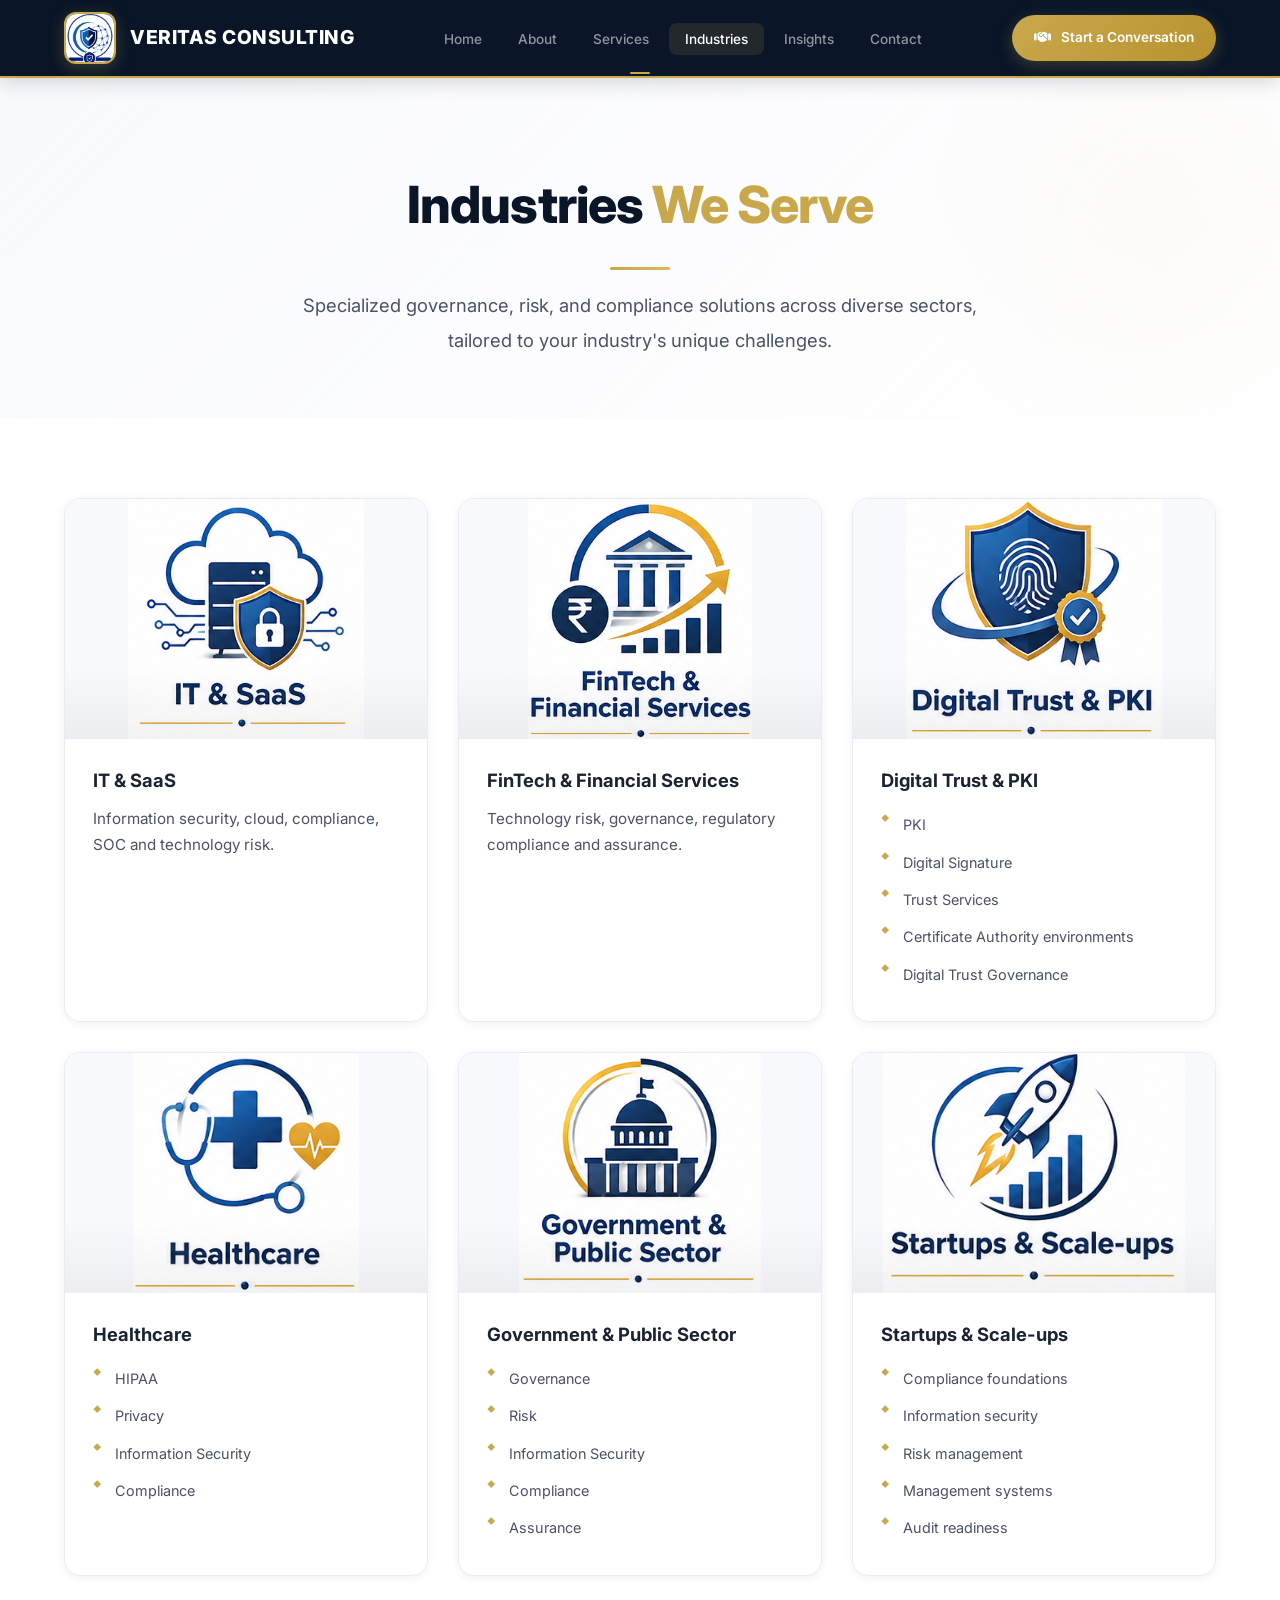
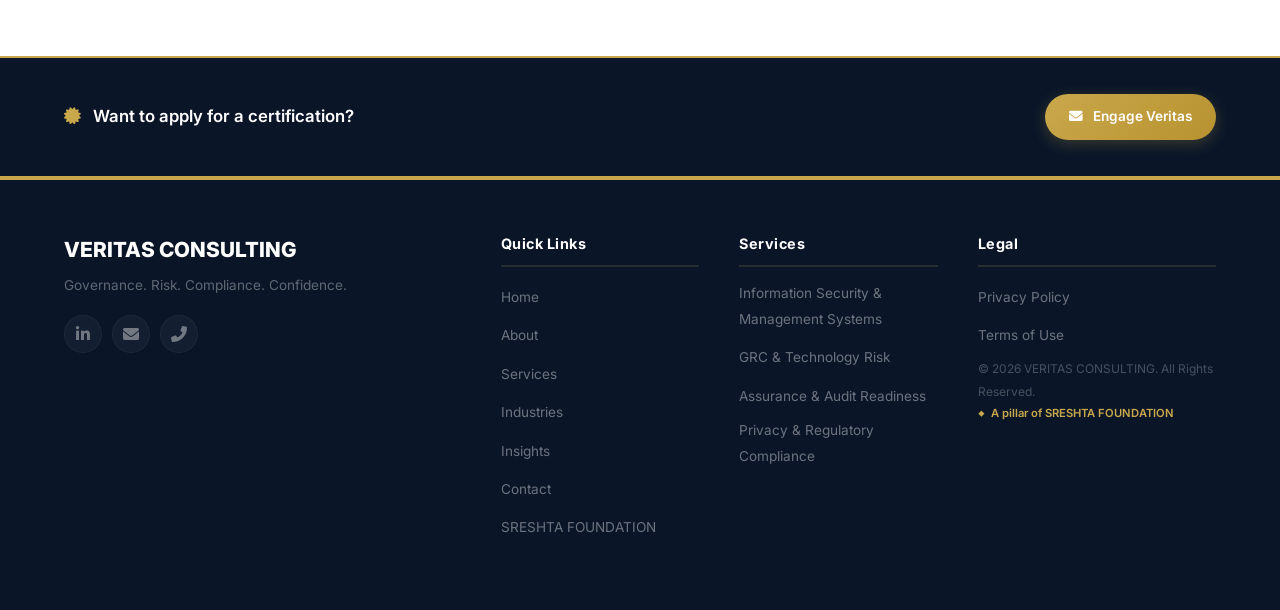
<file: industries.html>
<!DOCTYPE html>
<html lang="en">
<head>
    <meta charset="UTF-8" />
    <meta name="viewport" content="width=device-width, initial-scale=1.0" />
    <title>Industries - VERITAS CONSULTING</title>
    
    <link rel="stylesheet" href="https://cdnjs.cloudflare.com/ajax/libs/font-awesome/6.0.0-beta3/css/all.min.css" />
    <link href="https://fonts.googleapis.com/css2?family=Inter:opsz,wght@14..32,400;14..32,500;14..32,600;14..32,700;14..32,800&display=swap" rel="stylesheet" />
<link rel="icon" type="image/png" href="logo.png">
    <style>
        /* ============================================================
           RESET & VARIABLES
           ============================================================ */
        * {
            margin: 0;
            padding: 0;
            box-sizing: border-box;
        }

        :root {
            --bg-primary: #ffffff;
            --bg-secondary: #f8f9fc;
            --nav-bg: #0a1628;
            --primary: #0a1628;
            --gold: #c9a84c;
            --gold-light: #dbb95a;
            --gold-dark: #b8922f;
            --text-primary: #1a2332;
            --text-secondary: #4a5266;
            --text-muted: #8a94a8;
            --text-white: #ffffff;
            --border-color: #e8ebf0;
            --shadow-sm: 0 2px 8px rgba(10, 22, 40, 0.06);
            --shadow-md: 0 8px 30px rgba(10, 22, 40, 0.08);
            --shadow-lg: 0 20px 60px rgba(10, 22, 40, 0.10);
            --radius: 8px;
            --radius-lg: 16px;
            --radius-xl: 24px;
            --transition: all 0.3s cubic-bezier(0.4, 0, 0.2, 1);
            --max-text: 900px;
        }

        html { scroll-behavior: smooth; }

        body {
            font-family: 'Inter', -apple-system, BlinkMacSystemFont, 'Segoe UI', sans-serif;
            color: var(--text-primary);
            line-height: 1.9;
            background: var(--bg-primary);
            -webkit-font-smoothing: antialiased;
        }

        .container {
            max-width: 1200px;
            margin: 0 auto;
            padding: 0 24px;
        }

        /* ---------- Typography ---------- */
        .section-title {
            font-size: 2.5rem;
            font-weight: 800;
            color: var(--text-primary);
            letter-spacing: -0.02em;
        }

        .section-title .highlight { color: var(--gold); }

        .section-title-wrapper {
            margin-bottom: 40px;
            text-align: center;
        }

        .section-title-wrapper .section-title::after {
            content: '';
            display: block;
            width: 60px;
            height: 3px;
            background: linear-gradient(90deg, var(--gold), var(--gold-light));
            margin: 14px auto 0;
            border-radius: 2px;
        }

        .section-subtitle {
            font-size: 1.05rem;
            color: var(--text-secondary);
            margin-top: 8px;
            text-align: center;
        }

        .section { padding: 80px 0; }
        .alt-bg { background: var(--bg-secondary); }

        /* ---------- Buttons ---------- */
        .btn-primary {
            display: inline-flex;
            align-items: center;
            gap: 10px;
            background: linear-gradient(135deg, var(--gold), var(--gold-dark));
            color: var(--text-white);
            padding: 10px 24px;
            border-radius: 50px;
            font-weight: 600;
            font-size: 0.85rem;
            text-decoration: none;
            transition: var(--transition);
            border: none;
            cursor: pointer;
            box-shadow: 0 4px 15px rgba(201, 168, 76, 0.25);
        }

        .btn-primary:hover {
            transform: translateY(-2px);
            box-shadow: 0 8px 30px rgba(201, 168, 76, 0.35);
        }

        .btn-primary.btn-cta {
            padding: 10px 22px;
            font-size: 0.85rem;
        }

        /* ---------- Header ---------- */
        .header {
            position: fixed;
            top: 0;
            left: 0;
            right: 0;
            z-index: 1000;
            background: var(--nav-bg);
            border-bottom: 2px solid var(--gold);
            box-shadow: 0 2px 20px rgba(10, 22, 40, 0.2);
        }

        .header-container {
            display: flex;
            justify-content: space-between;
            align-items: center;
            height: 76px;
        }

        /* ---------- Logo Area ---------- */
        .logo-area {
            display: flex;
            align-items: center;
            gap: 14px;
            text-decoration: none;
        }

        .logo-image {
            height: 52px;
            width: 52px;
            border-radius: 12px;
            object-fit: cover;
            display: block;
            border: 2px solid var(--gold);
            box-shadow: 0 4px 15px rgba(201, 168, 76, 0.25);
            transition: var(--transition);
            flex-shrink: 0;
        }

        .logo-image:hover {
            transform: scale(1.05);
            box-shadow: 0 8px 30px rgba(201, 168, 76, 0.35);
        }

        .logo-square {
            width: 52px;
            height: 52px;
            border-radius: 12px;
            background: linear-gradient(135deg, var(--gold), var(--gold-dark));
            display: flex;
            align-items: center;
            justify-content: center;
            flex-shrink: 0;
            transition: var(--transition);
            box-shadow: 0 4px 15px rgba(201, 168, 76, 0.25);
            position: relative;
        }

        .logo-square:hover {
            transform: scale(1.08);
            box-shadow: 0 8px 30px rgba(201, 168, 76, 0.35);
        }

        .logo-square::before {
            content: '';
            position: absolute;
            inset: -3px;
            border-radius: 14px;
            padding: 3px;
            background: linear-gradient(135deg, var(--gold-light), transparent, var(--gold));
            -webkit-mask: linear-gradient(#fff 0 0) content-box, linear-gradient(#fff 0 0);
            mask: linear-gradient(#fff 0 0) content-box, linear-gradient(#fff 0 0);
            -webkit-mask-composite: xor;
            mask-composite: exclude;
            pointer-events: none;
        }

        .logo-square::after {
            content: '';
            position: absolute;
            inset: 4px;
            border-radius: 8px;
            background: radial-gradient(circle at 30% 30%, rgba(255,255,255,0.15), transparent 70%);
            pointer-events: none;
        }

        .logo-square-text {
            display: flex;
            flex-direction: column;
            align-items: center;
            justify-content: center;
            text-align: center;
            line-height: 1;
            z-index: 1;
            padding: 4px;
        }

        .logo-square-veritas {
            font-size: 10px;
            font-weight: 800;
            color: var(--text-white);
            letter-spacing: 0.5px;
            text-transform: uppercase;
        }

        .logo-square-consulting {
            font-size: 5.5px;
            font-weight: 600;
            color: rgba(255,255,255,0.85);
            letter-spacing: 1.5px;
            text-transform: uppercase;
            margin-top: 1px;
        }

        .logo-text {
            display: flex;
            flex-direction: column;
            line-height: 1.1;
        }

        .logo-veritas {
            font-weight: 800;
            font-size: 1.2rem;
            color: var(--text-white);
            letter-spacing: 0.5px;
        }

        .logo-consulting {
            font-weight: 500;
            font-size: 0.65rem;
            color: var(--gold);
            letter-spacing: 3px;
            text-transform: uppercase;
        }

        /* ---------- Navigation ---------- */
        .main-nav ul {
            display: flex;
            list-style: none;
            gap: 4px;
            align-items: center;
        }

        .main-nav ul li a {
            color: rgba(255,255,255,0.55);
            text-decoration: none;
            font-weight: 500;
            font-size: 0.85rem;
            padding: 8px 16px;
            border-radius: 8px;
            transition: var(--transition);
        }

        .main-nav ul li a:hover {
            color: var(--text-white);
            background: rgba(255,255,255,0.06);
        }

        .main-nav ul li a.active {
            color: var(--text-white);
            background: rgba(201, 168, 76, 0.12);
        }

        .main-nav ul li a.active::after {
            content: '';
            position: absolute;
            bottom: 2px;
            left: 50%;
            transform: translateX(-50%);
            width: 20px;
            height: 2px;
            background: var(--gold);
            border-radius: 2px;
        }

        .header-cta {
            display: flex;
            align-items: center;
            gap: 12px;
        }

        .hamburger {
            display: none;
            background: none;
            border: none;
            color: var(--text-white);
            font-size: 1.3rem;
            cursor: pointer;
            padding: 4px;
            transition: var(--transition);
        }

        .hamburger:hover { color: var(--gold); }
        main { padding-top: 76px; }

        /* ============================================================
           INDUSTRIES HERO
           ============================================================ */
        .industries-hero {
            padding: 80px 0 60px;
            background: linear-gradient(135deg, #f8f9fc 0%, #ffffff 100%);
            text-align: center;
            position: relative;
            overflow: hidden;
        }

        .industries-hero::before {
            content: '';
            position: absolute;
            top: -30%;
            right: -10%;
            width: 500px;
            height: 500px;
            background: radial-gradient(circle, rgba(201, 168, 76, 0.04) 0%, transparent 70%);
            border-radius: 50%;
            pointer-events: none;
        }

        .industries-hero-content {
            max-width: 800px;
            margin: 0 auto;
            position: relative;
            z-index: 1;
        }

        .industries-hero-badge {
            display: inline-flex;
            align-items: center;
            gap: 8px;
            background: rgba(201, 168, 76, 0.1);
            border: 1px solid rgba(201, 168, 76, 0.15);
            padding: 6px 18px;
            border-radius: 50px;
            font-size: 0.7rem;
            font-weight: 700;
            color: var(--gold-dark);
            letter-spacing: 1px;
            text-transform: uppercase;
            margin-bottom: 20px;
        }

        .industries-hero h1 {
            font-size: 3.2rem;
            font-weight: 800;
            color: var(--primary);
            letter-spacing: -0.02em;
            margin-bottom: 12px;
        }

        .industries-hero h1 .highlight { color: var(--gold); }

        .industries-hero .hero-divider {
            width: 60px;
            height: 3px;
            background: linear-gradient(90deg, var(--gold), var(--gold-light));
            margin: 14px auto 18px;
            border-radius: 2px;
        }

        .industries-hero p {
            font-size: 1.15rem;
            color: var(--text-secondary);
            max-width: 680px;
            margin: 0 auto;
            line-height: 1.9;
        }

        /* ============================================================
           INDUSTRY TILES - IMAGES FULLY VISIBLE
           ============================================================ */
        .industries-grid {
            display: grid;
            grid-template-columns: repeat(3, 1fr);
            gap: 30px;
        }

        .industry-tile {
            background: var(--bg-card);
            border-radius: var(--radius-lg);
            border: 1px solid var(--border-color);
            overflow: hidden;
            transition: var(--transition);
            box-shadow: var(--shadow-sm);
            position: relative;
        }

        .industry-tile::before {
            content: '';
            position: absolute;
            top: 0;
            left: 0;
            right: 0;
            height: 3px;
            background: linear-gradient(90deg, var(--gold), var(--gold-light));
            transform: scaleX(0);
            transform-origin: left;
            transition: var(--transition);
            z-index: 2;
        }

        .industry-tile:hover::before {
            transform: scaleX(1);
        }

        .industry-tile:hover {
            transform: translateY(-6px);
            border-color: var(--gold);
            box-shadow: var(--shadow-lg);
        }

        /* ===== INDUSTRY IMAGE - FULLY VISIBLE ===== */
        .industry-image-wrapper {
            width: 100%;
            height: 240px;
            overflow: hidden;
            position: relative;
            background: var(--bg-secondary);
        }

        /* Gradient overlay at bottom for text readability */
        .industry-image-wrapper::after {
            content: '';
            position: absolute;
            bottom: 0;
            left: 0;
            right: 0;
            height: 30%;
            background: linear-gradient(transparent, rgba(10, 22, 40, 0.05));
            pointer-events: none;
        }

        /* Option 1: contain - shows full image with possible white space */
        .industry-image.contain {
            width: 100%;
            height: 100%;
            object-fit: contain;
            transition: var(--transition);
            display: block;
            background: var(--bg-secondary);
        }

        /* Option 2: cover - fills area but may crop (default) */
        .industry-image {
            width: 100%;
            height: 100%;
            object-fit: contain;
            transition: var(--transition);
            display: block;
        }

        .industry-tile:hover .industry-image {
            transform: scale(1.05);
        }

        .industry-tile:hover .industry-image.contain {
            transform: scale(1.02);
        }

        /* ===== INDUSTRY ICON FALLBACK ===== */
        .industry-icon-placeholder {
            width: 100%;
            height: 240px;
            background: linear-gradient(135deg, rgba(201, 168, 76, 0.06), rgba(201, 168, 76, 0.02));
            display: flex;
            flex-direction: column;
            align-items: center;
            justify-content: center;
            font-size: 4rem;
            color: var(--gold);
            border-bottom: 2px solid var(--border-color);
        }

        .industry-icon-placeholder span {
            font-size: 0.85rem;
            color: var(--text-muted);
            margin-top: 10px;
            font-weight: 500;
        }

        /* ===== INDUSTRY CONTENT ===== */
        .industry-tile-content {
            padding: 24px 28px 28px;
        }

        .industry-tile-content h3 {
            font-size: 1.15rem;
            font-weight: 700;
            color: var(--text-primary);
            margin-bottom: 8px;
        }

        .industry-tile-content p {
            font-size: 0.95rem;
            color: var(--text-secondary);
            line-height: 1.7;
            margin-bottom: 0;
        }

        .industry-tile-content ul {
            list-style: none;
            padding: 0;
            margin: 0;
        }

        .industry-tile-content ul li {
            padding: 5px 0 5px 22px;
            position: relative;
            font-size: 0.9rem;
            color: var(--text-secondary);
            border-bottom: 1px solid var(--border-light);
            transition: var(--transition);
        }

        .industry-tile-content ul li:hover {
            color: var(--text-primary);
            padding-left: 28px;
        }

        .industry-tile-content ul li::before {
            content: '◆';
            position: absolute;
            left: 0;
            top: 5px;
            color: var(--gold);
            font-size: 0.5rem;
            transition: var(--transition);
        }

        .industry-tile-content ul li:hover::before {
            transform: translateX(4px);
        }

        .industry-tile-content ul li:last-child {
            border-bottom: none;
        }

        /* ---------- CTA Bar ---------- */
        .cta-bar {
            padding: 36px 0;
            background: var(--primary);
            border-top: 2px solid var(--gold);
            border-bottom: 2px solid var(--gold);
        }

        .cta-bar-content {
            display: flex;
            justify-content: space-between;
            align-items: center;
            gap: 24px;
        }

        .cta-bar-content span {
            color: var(--text-white);
            font-size: 1.05rem;
            font-weight: 600;
        }

        .cta-bar-content span i {
            color: var(--gold);
            margin-right: 8px;
        }

        /* ============================================================
           FOOTER
           ============================================================ */
        .footer {
            background: var(--primary);
            color: rgba(255,255,255,0.5);
            padding: 50px 0 28px;
            border-top: 2px solid var(--gold);
        }

        .footer-grid {
            display: grid;
            grid-template-columns: 2fr 1fr 1fr 1.2fr;
            gap: 40px;
            margin-bottom: 32px;
        }

        .footer-brand h3 {
            color: var(--text-white);
            font-size: 1.3rem;
            font-weight: 800;
            margin-bottom: 4px;
        }

        .footer-brand .tagline {
            font-size: 0.85rem;
            color: rgba(255,255,255,0.35);
            margin-bottom: 16px;
        }

        .social-links {
            display: flex;
            gap: 10px;
        }

        .social-links a {
            width: 38px;
            height: 38px;
            background: rgba(255,255,255,0.04);
            border-radius: 50%;
            display: flex;
            align-items: center;
            justify-content: center;
            color: rgba(255,255,255,0.4);
            text-decoration: none;
            transition: var(--transition);
            border: 1px solid rgba(255,255,255,0.04);
        }

        .social-links a:hover {
            background: var(--gold);
            color: var(--text-white);
            border-color: var(--gold);
            transform: translateY(-3px);
        }

        .footer h4 {
            color: var(--text-white);
            font-size: 0.9rem;
            font-weight: 700;
            margin-bottom: 14px;
            letter-spacing: 0.5px;
            padding-bottom: 8px;
            border-bottom: 2px solid rgba(201, 168, 76, 0.15);
        }

        .footer ul {
            list-style: none;
            padding: 0;
        }

        .footer ul li {
            margin-bottom: 8px;
        }

        .footer ul li a {
            color: rgba(255,255,255,0.4);
            text-decoration: none;
            font-size: 0.85rem;
            transition: var(--transition);
            display: inline-block;
        }

        .footer ul li a:hover {
            color: var(--gold);
            transform: translateX(4px);
        }

        .footer-bottom {
            padding-top: 24px;
            border-top: 1px solid rgba(255,255,255,0.06);
            display: flex;
            justify-content: space-between;
            align-items: center;
            flex-wrap: wrap;
            gap: 12px;
        }

        .copyright {
            font-size: 0.75rem;
            color: rgba(255,255,255,0.25);
        }

        .pillar {
            font-size: 0.7rem;
            color: var(--gold);
            font-weight: 600;
            display: flex;
            align-items: center;
            gap: 6px;
        }

        .pillar::before {
            content: '◆';
            font-size: 0.4rem;
        }

        /* ============================================================
           RESPONSIVE
           ============================================================ */
        @media (max-width: 1024px) {
            .hamburger {
                display: block;
            }
            
            .main-nav {
                display: none;
                position: absolute;
                top: 76px;
                left: 0;
                right: 0;
                background: var(--nav-bg);
                padding: 16px 20px;
                border-top: 1px solid rgba(255,255,255,0.05);
                box-shadow: var(--shadow-lg);
            }
            
            .main-nav.open { display: block; }
            .main-nav ul { flex-direction: column; gap: 2px; align-items: stretch; }
            .main-nav ul li a { display: block; padding: 10px 14px; text-align: center; }

            .industries-grid {
                grid-template-columns: repeat(2, 1fr);
            }

            .footer-grid { grid-template-columns: 1fr 1fr; }
        }

        @media (max-width: 768px) {
            .logo-image {
                height: 42px;
                width: 42px;
                border-radius: 10px;
            }

            .logo-square {
                width: 42px;
                height: 42px;
                border-radius: 10px;
            }

            .logo-square .logo-square-veritas {
                font-size: 8px;
            }

            .logo-square .logo-square-consulting {
                font-size: 4.5px;
            }

            .logo-veritas {
                font-size: 1rem;
            }

            .logo-consulting {
                font-size: 0.55rem;
            }

            .section { padding: 50px 0; }

            .industries-hero { padding: 50px 0 30px; }
            .industries-hero h1 { font-size: 2.4rem; }
            .industries-hero p { font-size: 1rem; }

            .industries-grid {
                grid-template-columns: 1fr;
                gap: 20px;
                max-width: 500px;
                margin: 0 auto;
            }

            .industry-image-wrapper {
                height: 200px;
            }

            .industry-icon-placeholder {
                height: 200px;
                font-size: 3rem;
            }

            .industry-tile-content {
                padding: 20px 20px 24px;
            }

            .footer-grid { grid-template-columns: 1fr; gap: 28px; }
            .footer-bottom { flex-direction: column; text-align: center; }

            .cta-bar-content {
                flex-direction: column;
                text-align: center;
            }
        }

        @media (max-width: 480px) {
            .logo-image {
                height: 36px;
                width: 36px;
                border-radius: 8px;
            }

            .logo-square {
                width: 36px;
                height: 36px;
                border-radius: 8px;
            }

            .logo-square .logo-square-veritas {
                font-size: 7px;
            }

            .logo-square .logo-square-consulting {
                font-size: 4px;
            }

            .logo-veritas {
                font-size: 0.8rem;
            }

            .logo-consulting {
                font-size: 0.45rem;
                letter-spacing: 2px;
            }

            .logo-text {
                display: none;
            }

            .industries-hero h1 { font-size: 2rem; }
            .container { padding: 0 16px; }

            .industry-image-wrapper {
                height: 180px;
            }

            .industry-icon-placeholder {
                height: 180px;
                font-size: 2.5rem;
            }

            .industry-tile-content h3 {
                font-size: 1rem;
            }

            .industry-tile-content ul li {
                font-size: 0.85rem;
                padding: 4px 0 4px 20px;
            }

            .industry-tile-content p {
                font-size: 0.85rem;
            }
        }

        /* ============================================================
           ANIMATIONS
           ============================================================ */
        .animate-on-scroll {
            opacity: 0;
            transform: translateY(24px);
            transition: opacity 0.6s ease, transform 0.6s ease;
        }

        .animate-on-scroll.visible {
            opacity: 1;
            transform: translateY(0);
        }

        .delay-1 { transition-delay: 0.1s; }
        .delay-2 { transition-delay: 0.2s; }
        .delay-3 { transition-delay: 0.3s; }
        .delay-4 { transition-delay: 0.4s; }
        .delay-5 { transition-delay: 0.5s; }
        .delay-6 { transition-delay: 0.6s; }
    </style>
</head>
<body>

<!-- ============================================================
     HEADER
     ============================================================ -->
<header class="header" id="header">
    <div class="container header-container">

        <!-- ===== LOGO ===== -->
        <a href="index.html" class="logo-area">
            <!-- OPTION 1: Use Image Logo (Recommended) -->
            <img src="logo.png" alt="VERITAS CONSULTING" class="logo-image" /> 
            
            <!-- OPTION 2: Use Square Text Logo (Fallback) -->
            
            <!-- Logo Text beside the square -->
            <div class="logo-text">
                <span class="logo-veritas">VERITAS CONSULTING</span>
               
            </div>
        </a>

        <!-- ===== NAVIGATION ===== -->
        <nav class="main-nav" id="mainNav">
            <ul>
                <li><a href="index.html">Home</a></li>
                <li><a href="about.html">About</a></li>
                <li><a href="services.html">Services</a></li>
                <li><a href="industries.html" class="active">Industries</a></li>
                <li><a href="insights.html">Insights</a></li>
                <li><a href="contact.html">Contact</a></li>
            </ul>
        </nav>

        <!-- ===== HEADER CTA ===== -->
        <div class="header-cta">
            <a href="contact.html" class="btn-primary btn-cta">
                <i class="fas fa-handshake"></i> Start a Conversation
            </a>
            <button class="hamburger" id="hamburger" aria-label="Toggle menu">
                <i class="fas fa-bars"></i>
            </button>
        </div>
    </div>
</header>

<!-- ============================================================
     MAIN CONTENT
     ============================================================ -->
<main>

    <!-- ===== INDUSTRIES HERO ===== -->
    <section class="industries-hero">
        <div class="container industries-hero-content">
            <h1>Industries <span class="highlight">We Serve</span></h1>
            <div class="hero-divider"></div>
            <p>Specialized governance, risk, and compliance solutions across diverse sectors, tailored to your industry's unique challenges.</p>
        </div>
    </section>

    <!-- ===== INDUSTRY TILES ===== -->
    <section class="section">
        <div class="container">
            <div class="industries-grid">
                
                <!-- Industry 1: IT & SaaS -->
                <div class="industry-tile animate-on-scroll delay-1">
                    <div class="industry-image-wrapper">
                        <!-- OPTION 1: Use Image with object-fit: cover (fills area) -->
                        <img src="IT.png" alt="IT & SaaS" class="industry-image" />
                        
                        <!-- OPTION 2: Use Image with object-fit: contain (shows full image) -->
                        <!-- <img src="assets/images/industries/it.png" alt="IT & SaaS" class="industry-image contain" /> -->
                        
                        <!-- OPTION 3: Use Icon (Fallback) -->
                        <!-- <div class="industry-icon-placeholder">
                            <i class="fas fa-cloud"></i>
                            <span>IT &amp; SaaS</span>
                        </div> -->
                    </div>
                    <div class="industry-tile-content">
                        <h3>IT &amp; SaaS</h3>
                        <p>Information security, cloud, compliance, SOC and technology risk.</p>
                    </div>
                </div>

                <!-- Industry 2: FinTech & Financial Services -->
                <div class="industry-tile animate-on-scroll delay-2">
                    <div class="industry-image-wrapper">
                        <img src="FINTECH.png" alt="FinTech & Financial Services" class="industry-image" />
                        <!-- <img src="assets/images/industries/fintech.png" alt="FinTech" class="industry-image contain" /> -->
                        <!-- <div class="industry-icon-placeholder">
                            <i class="fas fa-coins"></i>
                            <span>FinTech</span>
                        </div> -->
                    </div>
                    <div class="industry-tile-content">
                        <h3>FinTech &amp; Financial Services</h3>
                        <p>Technology risk, governance, regulatory compliance and assurance.</p>
                    </div>
                </div>

                <!-- Industry 3: Digital Trust & PKI -->
                <div class="industry-tile animate-on-scroll delay-3">
                    <div class="industry-image-wrapper">
                        <img src="DIGITAL.png" alt="Digital Trust & PKI" class="industry-image" />
                        <!-- <img src="assets/images/industries/digital-trust.png" alt="Digital Trust" class="industry-image contain" /> -->
                        <!-- <div class="industry-icon-placeholder">
                            <i class="fas fa-lock"></i>
                            <span>Digital Trust</span>
                        </div> -->
                    </div>
                    <div class="industry-tile-content">
                        <h3>Digital Trust &amp; PKI</h3>
                        <ul>
                            <li>PKI</li>
                            <li>Digital Signature</li>
                            <li>Trust Services</li>
                            <li>Certificate Authority environments</li>
                            <li>Digital Trust Governance</li>
                        </ul>
                    </div>
                </div>

                <!-- Industry 4: Healthcare -->
                <div class="industry-tile animate-on-scroll delay-4">
                    <div class="industry-image-wrapper">
                        <img src="HEALTHCARE.png" alt="Healthcare" class="industry-image" />
                        <!-- <img src="assets/images/industries/healthcare.png" alt="Healthcare" class="industry-image contain" /> -->
                        <!-- <div class="industry-icon-placeholder">
                            <i class="fas fa-heartbeat"></i>
                            <span>Healthcare</span>
                        </div> -->
                    </div>
                    <div class="industry-tile-content">
                        <h3>Healthcare</h3>
                        <ul>
                            <li>HIPAA</li>
                            <li>Privacy</li>
                            <li>Information Security</li>
                            <li>Compliance</li>
                        </ul>
                    </div>
                </div>

                <!-- Industry 5: Government & Public Sector -->
                <div class="industry-tile animate-on-scroll delay-5">
                    <div class="industry-image-wrapper">
                        <img src="GOVERNMENT.png" alt="Government & Public Sector" class="industry-image" />
                        <!-- <img src="assets/images/industries/government.png" alt="Government" class="industry-image contain" /> -->
                        <!-- <div class="industry-icon-placeholder">
                            <i class="fas fa-university"></i>
                            <span>Government</span>
                        </div> -->
                    </div>
                    <div class="industry-tile-content">
                        <h3>Government &amp; Public Sector</h3>
                        <ul>
                            <li>Governance</li>
                            <li>Risk</li>
                            <li>Information Security</li>
                            <li>Compliance</li>
                            <li>Assurance</li>
                        </ul>
                    </div>
                </div>

                <!-- Industry 6: Startups & Scale-ups -->
                <div class="industry-tile animate-on-scroll delay-6">
                    <div class="industry-image-wrapper">
                        <img src="STARTUPS.png" alt="Startups & Scale-ups" class="industry-image" />
                        <!-- <img src="assets/images/industries/startups.png" alt="Startups" class="industry-image contain" /> -->
                        <!-- <div class="industry-icon-placeholder">
                            <i class="fas fa-rocket"></i>
                            <span>Startups</span>
                        </div> -->
                    </div>
                    <div class="industry-tile-content">
                        <h3>Startups &amp; Scale-ups</h3>
                        <ul>
                            <li>Compliance foundations</li>
                            <li>Information security</li>
                            <li>Risk management</li>
                            <li>Management systems</li>
                            <li>Audit readiness</li>
                        </ul>
                    </div>
                </div>

            </div>
        </div>
    </section>

    <!-- ===== CTA BAR ===== -->
    <section class="cta-bar">
        <div class="container cta-bar-content">
            <span><i class="fas fa-certificate"></i> Want to apply for a certification?</span>
            <a href="mailto:infovc@veritasconsul.com" class="btn-primary">
                <i class="fas fa-envelope"></i> Engage Veritas
            </a>
        </div>
    </section>

</main>

<!-- ============================================================
     FOOTER
     ============================================================ -->
<footer class="footer">
    <div class="container footer-grid">
        <div class="footer-brand">
            <h3>VERITAS CONSULTING</h3>
            <p class="tagline">Governance. Risk. Compliance. Confidence.</p>
            <div class="social-links">
                <a href="https://www.linkedin.com/company/veritas-consulting-sf/?viewAsMember=true" target="_blank"><i class="fab fa-linkedin-in"></i></a>
                <a href="mailto:infovc@veritasconsul.com"><i class="fas fa-envelope"></i></a>
                <a href="contact.html"><i class="fas fa-phone-alt"></i></a>
            </div>
        </div>
        <div class="footer-links">
            <h4>Quick Links</h4>
            <ul>
                <li><a href="index.html">Home</a></li>
                <li><a href="about.html">About</a></li>
                <li><a href="services.html">Services</a></li>
                <li><a href="industries.html">Industries</a></li>
                <li><a href="insights.html">Insights</a></li>
                <li><a href="contact.html">Contact</a></li>
                <li><a href="https://www.sreshtafoundation.com" target="_blank">SRESHTA FOUNDATION</a></li>
            </ul>
        </div>
        <div class="footer-services">
            <h4>Services</h4>
            <ul>
                <li><a href="services.html#management">Information Security &amp; Management Systems</a></li>
                <li><a href="services.html#grc">GRC &amp; Technology Risk</a></li>
                <li><a href="services.html#assurance">Assurance &amp; Audit Readiness</a></li>
                <li><a href="services.html#privacy">Privacy &amp; Regulatory Compliance</a></li>
            </ul>
        </div>
        <div class="footer-legal">
            <h4>Legal</h4>
            <ul>
                <li><a href="privacy.html">Privacy Policy</a></li>
                <li><a href="terms.html">Terms of Use</a></li>
            </ul>
            <p class="copyright">&copy; 2026 VERITAS CONSULTING. All Rights Reserved.</p>
            <p class="pillar">A pillar of SRESHTA FOUNDATION</p>
        </div>
    </div>
</footer>

<script>
    document.addEventListener('DOMContentLoaded', function() {

        const hamburger = document.getElementById('hamburger');
        const nav = document.getElementById('mainNav');

        if (hamburger && nav) {
            hamburger.addEventListener('click', function() {
                nav.classList.toggle('open');
                const icon = this.querySelector('i');
                if (icon) {
                    icon.classList.toggle('fa-bars');
                    icon.classList.toggle('fa-times');
                }
            });
        }

        const navLinks = document.querySelectorAll('.main-nav a');
        navLinks.forEach(link => {
            link.addEventListener('click', function() {
                if (window.innerWidth <= 1024) {
                    nav.classList.remove('open');
                    const icon = hamburger?.querySelector('i');
                    if (icon) {
                        icon.classList.remove('fa-times');
                        icon.classList.add('fa-bars');
                    }
                }
            });
        });

        const observerOptions = {
            threshold: 0.0001,
            rootMargin: '0px 0px -30px 0px'
        };

        const observer = new IntersectionObserver((entries) => {
            entries.forEach(entry => {
                if (entry.isIntersecting) {
                    entry.target.classList.add('visible');
                }
            });
        }, observerOptions);

        document.querySelectorAll('.animate-on-scroll').forEach(el => {
            observer.observe(el);
        });

    });
</script>

</body>
</html>
</file>
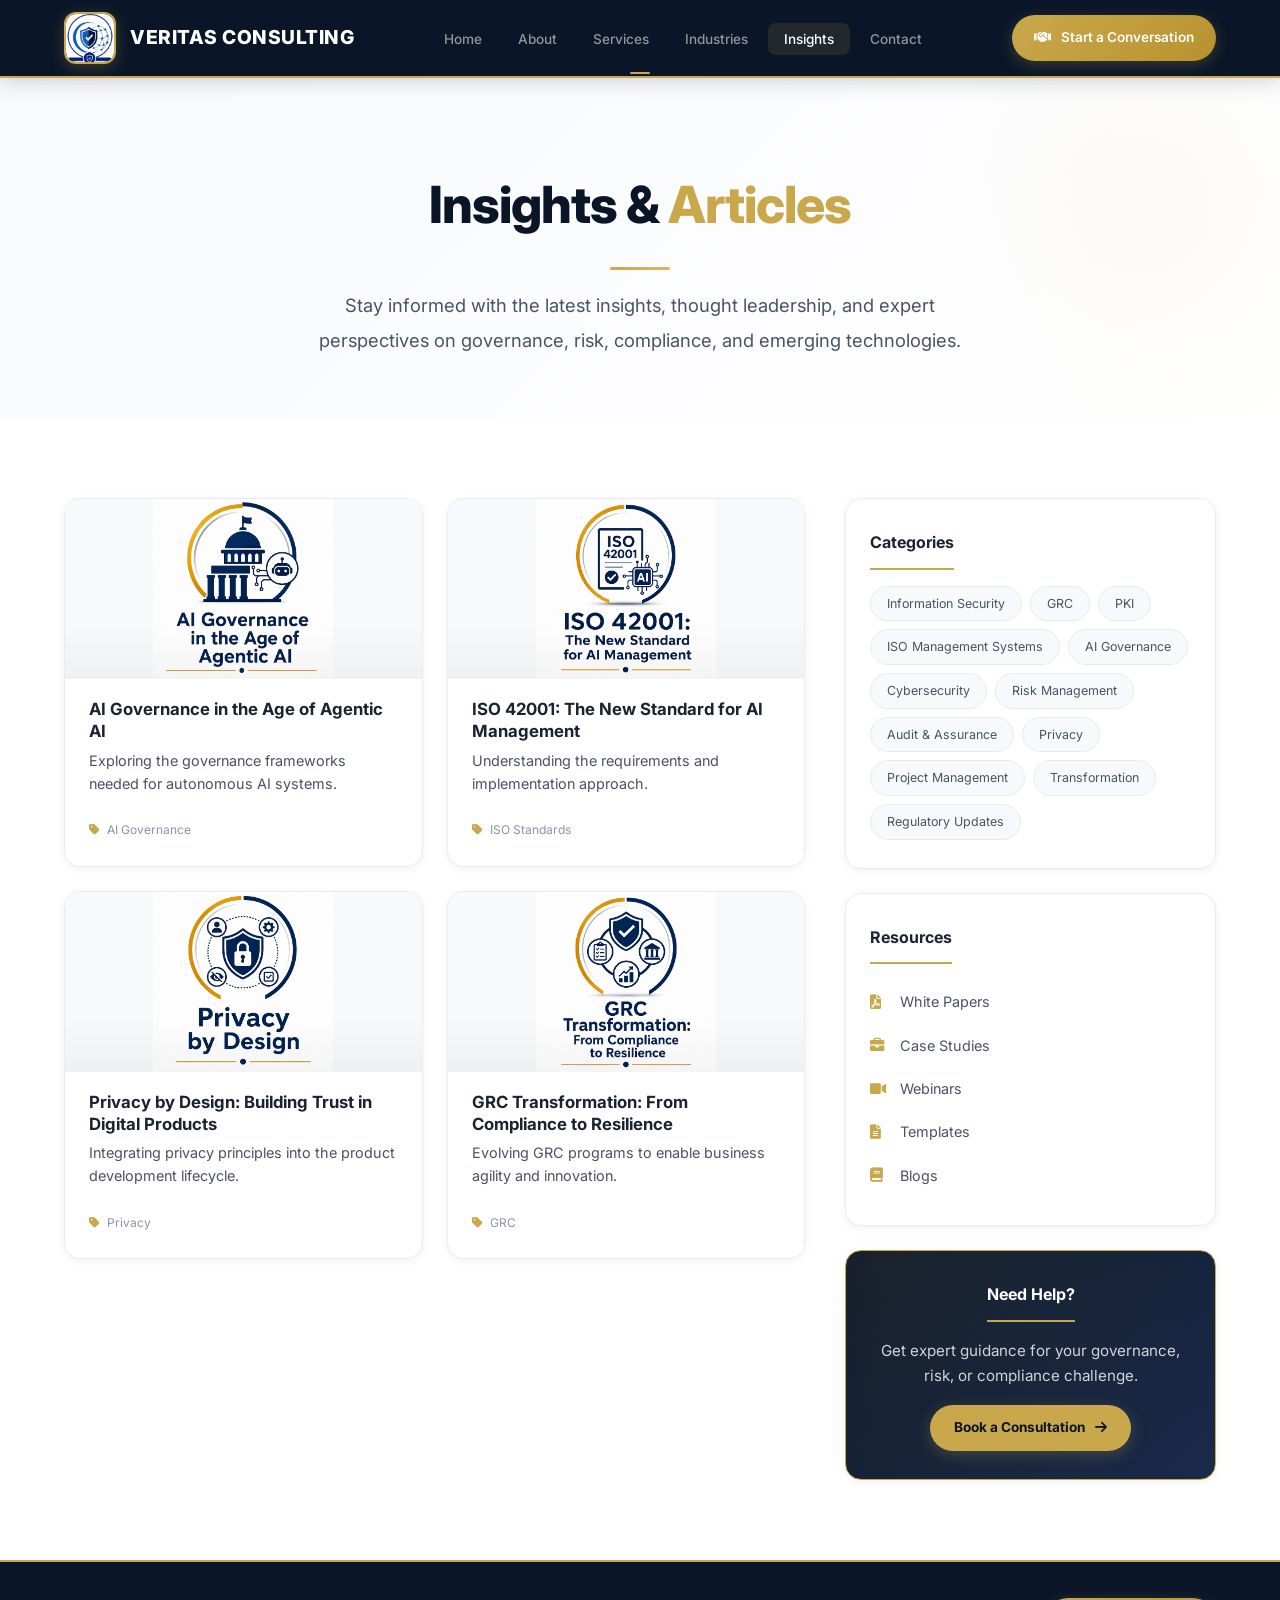
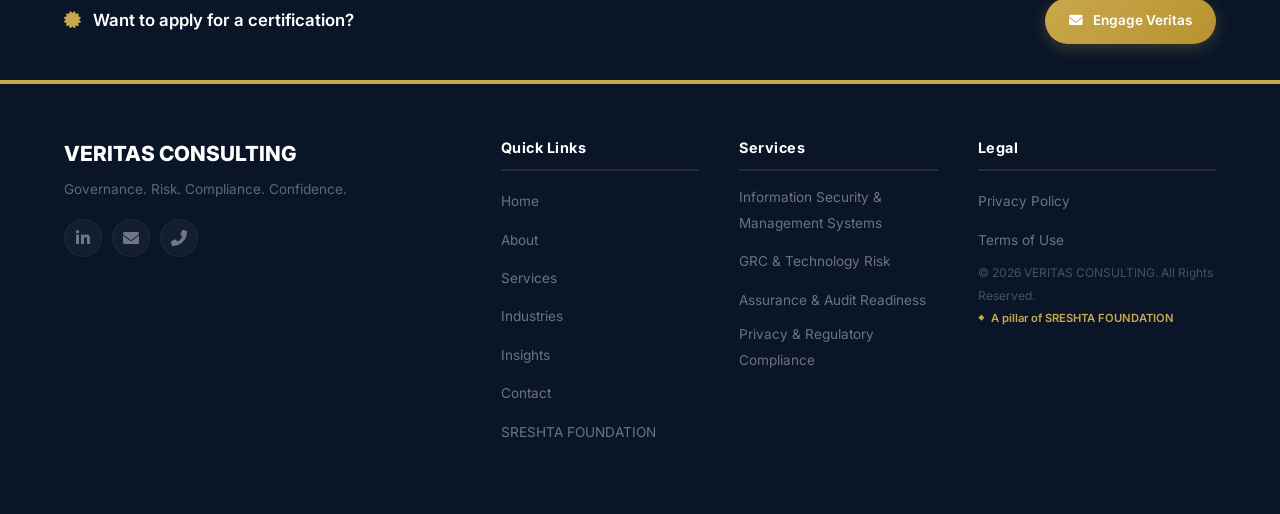
<file: insights.html>
<!DOCTYPE html>
<html lang="en">
<head>
    <meta charset="UTF-8" />
    <meta name="viewport" content="width=device-width, initial-scale=1.0" />
    <title>Insights - VERITAS CONSULTING</title>
    
    <link rel="stylesheet" href="https://cdnjs.cloudflare.com/ajax/libs/font-awesome/6.0.0-beta3/css/all.min.css" />
    <link href="https://fonts.googleapis.com/css2?family=Inter:opsz,wght@14..32,400;14..32,500;14..32,600;14..32,700;14..32,800&display=swap" rel="stylesheet" />
<link rel="icon" type="image/png" href="logo.png">
    <style>
        /* ============================================================
           RESET & VARIABLES
           ============================================================ */
        * {
            margin: 0;
            padding: 0;
            box-sizing: border-box;
        }

        :root {
            --bg-primary: #ffffff;
            --bg-secondary: #f8f9fc;
            --nav-bg: #0a1628;
            --primary: #0a1628;
            --gold: #c9a84c;
            --gold-light: #dbb95a;
            --gold-dark: #b8922f;
            --text-primary: #1a2332;
            --text-secondary: #4a5266;
            --text-muted: #8a94a8;
            --text-white: #ffffff;
            --border-color: #e8ebf0;
            --shadow-sm: 0 2px 8px rgba(10, 22, 40, 0.06);
            --shadow-md: 0 8px 30px rgba(10, 22, 40, 0.08);
            --shadow-lg: 0 20px 60px rgba(10, 22, 40, 0.10);
            --radius: 8px;
            --radius-lg: 16px;
            --radius-xl: 24px;
            --transition: all 0.3s cubic-bezier(0.4, 0, 0.2, 1);
            --max-text: 900px;
        }

        html { scroll-behavior: smooth; }

        body {
            font-family: 'Inter', -apple-system, BlinkMacSystemFont, 'Segoe UI', sans-serif;
            color: var(--text-primary);
            line-height: 1.9;
            background: var(--bg-primary);
            -webkit-font-smoothing: antialiased;
        }

        .container {
            max-width: 1200px;
            margin: 0 auto;
            padding: 0 24px;
        }

        /* ---------- Typography ---------- */
        .section-title {
            font-size: 2.5rem;
            font-weight: 800;
            color: var(--text-primary);
            letter-spacing: -0.02em;
        }

        .section-title .highlight { color: var(--gold); }

        .section-title-wrapper {
            margin-bottom: 40px;
            text-align: center;
        }

        .section-title-wrapper .section-title::after {
            content: '';
            display: block;
            width: 60px;
            height: 3px;
            background: linear-gradient(90deg, var(--gold), var(--gold-light));
            margin: 14px auto 0;
            border-radius: 2px;
        }

        .section-subtitle {
            font-size: 1.05rem;
            color: var(--text-secondary);
            margin-top: 8px;
            text-align: center;
        }

        .section { padding: 80px 0; }
        .alt-bg { background: var(--bg-secondary); }

        /* ---------- Buttons ---------- */
        .btn-primary {
            display: inline-flex;
            align-items: center;
            gap: 10px;
            background: linear-gradient(135deg, var(--gold), var(--gold-dark));
            color: var(--text-white);
            padding: 10px 24px;
            border-radius: 50px;
            font-weight: 600;
            font-size: 0.85rem;
            text-decoration: none;
            transition: var(--transition);
            border: none;
            cursor: pointer;
            box-shadow: 0 4px 15px rgba(201, 168, 76, 0.25);
        }

        .btn-primary:hover {
            transform: translateY(-2px);
            box-shadow: 0 8px 30px rgba(201, 168, 76, 0.35);
        }

        .btn-primary.btn-cta {
            padding: 10px 22px;
            font-size: 0.85rem;
        }

        /* ---------- Header ---------- */
        .header {
            position: fixed;
            top: 0;
            left: 0;
            right: 0;
            z-index: 1000;
            background: var(--nav-bg);
            border-bottom: 2px solid var(--gold);
            box-shadow: 0 2px 20px rgba(10, 22, 40, 0.2);
        }

        .header-container {
            display: flex;
            justify-content: space-between;
            align-items: center;
            height: 76px;
        }

        /* ---------- Logo Area ---------- */
        .logo-area {
            display: flex;
            align-items: center;
            gap: 14px;
            text-decoration: none;
        }

        .logo-image {
            height: 52px;
            width: 52px;
            border-radius: 12px;
            object-fit: cover;
            display: block;
            border: 2px solid var(--gold);
            box-shadow: 0 4px 15px rgba(201, 168, 76, 0.25);
            transition: var(--transition);
            flex-shrink: 0;
        }

        .logo-image:hover {
            transform: scale(1.05);
            box-shadow: 0 8px 30px rgba(201, 168, 76, 0.35);
        }

        .logo-square {
            width: 52px;
            height: 52px;
            border-radius: 12px;
            background: linear-gradient(135deg, var(--gold), var(--gold-dark));
            display: flex;
            align-items: center;
            justify-content: center;
            flex-shrink: 0;
            transition: var(--transition);
            box-shadow: 0 4px 15px rgba(201, 168, 76, 0.25);
            position: relative;
        }

        .logo-square:hover {
            transform: scale(1.08);
            box-shadow: 0 8px 30px rgba(201, 168, 76, 0.35);
        }

        .logo-square::before {
            content: '';
            position: absolute;
            inset: -3px;
            border-radius: 14px;
            padding: 3px;
            background: linear-gradient(135deg, var(--gold-light), transparent, var(--gold));
            -webkit-mask: linear-gradient(#fff 0 0) content-box, linear-gradient(#fff 0 0);
            mask: linear-gradient(#fff 0 0) content-box, linear-gradient(#fff 0 0);
            -webkit-mask-composite: xor;
            mask-composite: exclude;
            pointer-events: none;
        }

        .logo-square::after {
            content: '';
            position: absolute;
            inset: 4px;
            border-radius: 8px;
            background: radial-gradient(circle at 30% 30%, rgba(255,255,255,0.15), transparent 70%);
            pointer-events: none;
        }

        .logo-square-text {
            display: flex;
            flex-direction: column;
            align-items: center;
            justify-content: center;
            text-align: center;
            line-height: 1;
            z-index: 1;
            padding: 4px;
        }

        .logo-square-veritas {
            font-size: 10px;
            font-weight: 800;
            color: var(--text-white);
            letter-spacing: 0.5px;
            text-transform: uppercase;
        }

        .logo-square-consulting {
            font-size: 5.5px;
            font-weight: 600;
            color: rgba(255,255,255,0.85);
            letter-spacing: 1.5px;
            text-transform: uppercase;
            margin-top: 1px;
        }

        .logo-text {
            display: flex;
            flex-direction: column;
            line-height: 1.1;
        }

        .logo-veritas {
            font-weight: 800;
            font-size: 1.2rem;
            color: var(--text-white);
            letter-spacing: 0.5px;
        }

        .logo-consulting {
            font-weight: 500;
            font-size: 0.65rem;
            color: var(--gold);
            letter-spacing: 3px;
            text-transform: uppercase;
        }

        /* ---------- Navigation ---------- */
        .main-nav ul {
            display: flex;
            list-style: none;
            gap: 4px;
            align-items: center;
        }

        .main-nav ul li a {
            color: rgba(255,255,255,0.55);
            text-decoration: none;
            font-weight: 500;
            font-size: 0.85rem;
            padding: 8px 16px;
            border-radius: 8px;
            transition: var(--transition);
        }

        .main-nav ul li a:hover {
            color: var(--text-white);
            background: rgba(255,255,255,0.06);
        }

        .main-nav ul li a.active {
            color: var(--text-white);
            background: rgba(201, 168, 76, 0.12);
        }

        .main-nav ul li a.active::after {
            content: '';
            position: absolute;
            bottom: 2px;
            left: 50%;
            transform: translateX(-50%);
            width: 20px;
            height: 2px;
            background: var(--gold);
            border-radius: 2px;
        }

        .header-cta {
            display: flex;
            align-items: center;
            gap: 12px;
        }

        .hamburger {
            display: none;
            background: none;
            border: none;
            color: var(--text-white);
            font-size: 1.3rem;
            cursor: pointer;
            padding: 4px;
            transition: var(--transition);
        }

        .hamburger:hover { color: var(--gold); }
        main { padding-top: 76px; }

        /* ============================================================
           INSIGHTS HERO
           ============================================================ */
        .insights-hero {
            padding: 80px 0 60px;
            background: linear-gradient(135deg, #f8f9fc 0%, #ffffff 100%);
            text-align: center;
            position: relative;
            overflow: hidden;
        }

        .insights-hero::before {
            content: '';
            position: absolute;
            top: -30%;
            right: -10%;
            width: 500px;
            height: 500px;
            background: radial-gradient(circle, rgba(201, 168, 76, 0.04) 0%, transparent 70%);
            border-radius: 50%;
            pointer-events: none;
        }

        .insights-hero-content {
            max-width: 800px;
            margin: 0 auto;
            position: relative;
            z-index: 1;
        }

        .insights-hero-badge {
            display: inline-flex;
            align-items: center;
            gap: 8px;
            background: rgba(201, 168, 76, 0.1);
            border: 1px solid rgba(201, 168, 76, 0.15);
            padding: 6px 18px;
            border-radius: 50px;
            font-size: 0.7rem;
            font-weight: 700;
            color: var(--gold-dark);
            letter-spacing: 1px;
            text-transform: uppercase;
            margin-bottom: 20px;
        }

        .insights-hero h1 {
            font-size: 3.2rem;
            font-weight: 800;
            color: var(--primary);
            letter-spacing: -0.02em;
            margin-bottom: 12px;
        }

        .insights-hero h1 .highlight { color: var(--gold); }

        .insights-hero .hero-divider {
            width: 60px;
            height: 3px;
            background: linear-gradient(90deg, var(--gold), var(--gold-light));
            margin: 14px auto 18px;
            border-radius: 2px;
        }

        .insights-hero p {
            font-size: 1.15rem;
            color: var(--text-secondary);
            max-width: 680px;
            margin: 0 auto;
            line-height: 1.9;
        }

        /* ============================================================
           INSIGHTS LAYOUT
           ============================================================ */
        .insights-layout {
            display: grid;
            grid-template-columns: 2fr 1fr;
            gap: 40px;
            align-items: start;
        }

        /* ============================================================
           ARTICLES GRID
           ============================================================ */
        .articles-grid {
            display: grid;
            grid-template-columns: 1fr 1fr;
            gap: 24px;
        }

        .article-tile {
            background: var(--bg-card);
            border-radius: var(--radius-lg);
            border: 1px solid var(--border-color);
            overflow: hidden;
            transition: var(--transition);
            box-shadow: var(--shadow-sm);
            position: relative;
        }

        .article-tile::before {
            content: '';
            position: absolute;
            top: 0;
            left: 0;
            right: 0;
            height: 3px;
            background: linear-gradient(90deg, var(--gold), var(--gold-light));
            transform: scaleX(0);
            transform-origin: left;
            transition: var(--transition);
            z-index: 2;
        }

        .article-tile:hover::before {
            transform: scaleX(1);
        }

        .article-tile:hover {
            transform: translateY(-4px);
            border-color: var(--gold);
            box-shadow: var(--shadow-lg);
        }

        /* Article Image */
        .article-image-wrapper {
            width: 100%;
            height: 180px;
            overflow: hidden;
            position: relative;
            background: var(--bg-secondary);
        }

        .article-image-wrapper::after {
            content: '';
            position: absolute;
            bottom: 0;
            left: 0;
            right: 0;
            height: 30%;
            background: linear-gradient(transparent, rgba(10, 22, 40, 0.04));
            pointer-events: none;
        }

        .article-image {
            width: 100%;
            height: 100%;
            object-fit: contain;
            transition: var(--transition);
            display: block;
        }

        .article-tile:hover .article-image {
            transform: scale(1.05);
        }

        /* Article Content */
        .article-content {
            padding: 20px 24px 24px;
        }

        .article-content .article-badge {
            display: inline-block;
            background: linear-gradient(135deg, var(--gold), var(--gold-dark));
            color: var(--text-white);
            padding: 3px 14px;
            border-radius: 50px;
            font-size: 0.6rem;
            font-weight: 700;
            text-transform: uppercase;
            letter-spacing: 0.8px;
            margin-bottom: 10px;
        }

        .article-content .article-badge.coming-soon {
            background: #f0f0f0;
            color: var(--text-muted);
            border: 1px solid var(--border-color);
        }

        .article-content h3 {
            font-size: 1.05rem;
            font-weight: 700;
            color: var(--text-primary);
            margin-bottom: 6px;
            line-height: 1.3;
        }

        .article-content p {
            font-size: 0.9rem;
            color: var(--text-secondary);
            line-height: 1.6;
            margin-bottom: 0;
        }

        .article-content .article-meta {
            display: flex;
            align-items: center;
            gap: 12px;
            margin-top: 12px;
            padding-top: 12px;
            border-top: 1px solid var(--border-light);
            font-size: 0.75rem;
            color: var(--text-muted);
        }

        .article-content .article-meta i {
            color: var(--gold);
            margin-right: 4px;
        }

        /* ============================================================
           SIDEBAR
           ============================================================ */
        .insights-sidebar {
            display: flex;
            flex-direction: column;
            gap: 24px;
        }

        .sidebar-box {
            background: var(--bg-card);
            padding: 28px 24px;
            border-radius: var(--radius-lg);
            border: 1px solid var(--border-color);
            box-shadow: var(--shadow-sm);
            transition: var(--transition);
        }

        .sidebar-box:hover {
            border-color: var(--gold);
            box-shadow: var(--shadow-md);
        }

        .sidebar-box h3 {
            font-size: 1rem;
            font-weight: 700;
            color: var(--text-primary);
            margin-bottom: 16px;
            padding-bottom: 10px;
            border-bottom: 2px solid var(--gold);
            display: inline-block;
        }

        /* Categories */
        .categories-list {
            list-style: none;
            padding: 0;
            display: flex;
            flex-wrap: wrap;
            gap: 8px;
        }

        .categories-list li {
            padding: 5px 16px;
            font-size: 0.78rem;
            color: var(--text-secondary);
            background: var(--bg-secondary);
            border: 1px solid var(--border-color);
            border-radius: 50px;
            cursor: pointer;
            transition: var(--transition);
        }

        .categories-list li:hover {
            background: var(--gold);
            color: var(--text-white);
            border-color: var(--gold);
            transform: translateY(-2px);
        }

        /* Resources List */
        .resources-list {
            list-style: none;
            padding: 0;
        }

        .resources-list li {
            padding: 8px 0;
            border-bottom: 1px solid var(--border-light);
            transition: var(--transition);
        }

        .resources-list li:last-child {
            border-bottom: none;
        }

        .resources-list li a {
            color: var(--text-secondary);
            text-decoration: none;
            font-size: 0.9rem;
            transition: var(--transition);
            display: flex;
            align-items: center;
            gap: 10px;
        }

        .resources-list li a i {
            color: var(--gold);
            font-size: 0.9rem;
            width: 20px;
        }

        .resources-list li a:hover {
            color: var(--gold);
            transform: translateX(4px);
        }

        /* ===== CTA BOX - FIXED VISIBILITY ===== */
        .sidebar-box.cta-box {
            background: linear-gradient(135deg, #0a1628, #1a2a4a);
            border-color: var(--gold);
            text-align: center;
            position: relative;
            overflow: hidden;
        }

        .sidebar-box.cta-box::before {
            content: '';
            position: absolute;
            top: -50%;
            left: -50%;
            width: 200%;
            height: 200%;
            background: radial-gradient(circle at 30% 20%, rgba(201, 168, 76, 0.08), transparent 60%);
            pointer-events: none;
        }

        .sidebar-box.cta-box h3 {
            color: #ffffff;
            border-bottom-color: var(--gold);
            position: relative;
            z-index: 1;
        }

        .sidebar-box.cta-box p {
            font-size: 0.95rem;
            color: rgba(255,255,255,0.8);
            margin-bottom: 16px;
            line-height: 1.7;
            position: relative;
            z-index: 1;
        }

        .sidebar-box.cta-box .btn-primary {
            background: var(--gold);
            color: #0a1628;
            position: relative;
            z-index: 1;
            font-weight: 700;
        }

        .sidebar-box.cta-box .btn-primary:hover {
            background: var(--gold-light);
            transform: translateY(-2px);
            box-shadow: 0 8px 25px rgba(201, 168, 76, 0.3);
        }

        .sidebar-box.cta-box .btn-primary i {
            color: #0a1628;
        }

        /* ---------- CTA Bar ---------- */
        .cta-bar {
            padding: 36px 0;
            background: var(--primary);
            border-top: 2px solid var(--gold);
            border-bottom: 2px solid var(--gold);
        }

        .cta-bar-content {
            display: flex;
            justify-content: space-between;
            align-items: center;
            gap: 24px;
        }

        .cta-bar-content span {
            color: var(--text-white);
            font-size: 1.05rem;
            font-weight: 600;
        }

        .cta-bar-content span i {
            color: var(--gold);
            margin-right: 8px;
        }

        /* ============================================================
           FOOTER
           ============================================================ */
        .footer {
            background: var(--primary);
            color: rgba(255,255,255,0.5);
            padding: 50px 0 28px;
            border-top: 2px solid var(--gold);
        }

        .footer-grid {
            display: grid;
            grid-template-columns: 2fr 1fr 1fr 1.2fr;
            gap: 40px;
            margin-bottom: 32px;
        }

        .footer-brand h3 {
            color: var(--text-white);
            font-size: 1.3rem;
            font-weight: 800;
            margin-bottom: 4px;
        }

        .footer-brand .tagline {
            font-size: 0.85rem;
            color: rgba(255,255,255,0.35);
            margin-bottom: 16px;
        }

        .social-links {
            display: flex;
            gap: 10px;
        }

        .social-links a {
            width: 38px;
            height: 38px;
            background: rgba(255,255,255,0.04);
            border-radius: 50%;
            display: flex;
            align-items: center;
            justify-content: center;
            color: rgba(255,255,255,0.4);
            text-decoration: none;
            transition: var(--transition);
            border: 1px solid rgba(255,255,255,0.04);
        }

        .social-links a:hover {
            background: var(--gold);
            color: var(--text-white);
            border-color: var(--gold);
            transform: translateY(-3px);
        }

        .footer h4 {
            color: var(--text-white);
            font-size: 0.9rem;
            font-weight: 700;
            margin-bottom: 14px;
            letter-spacing: 0.5px;
            padding-bottom: 8px;
            border-bottom: 2px solid rgba(201, 168, 76, 0.15);
        }

        .footer ul {
            list-style: none;
            padding: 0;
        }

        .footer ul li {
            margin-bottom: 8px;
        }

        .footer ul li a {
            color: rgba(255,255,255,0.4);
            text-decoration: none;
            font-size: 0.85rem;
            transition: var(--transition);
            display: inline-block;
        }

        .footer ul li a:hover {
            color: var(--gold);
            transform: translateX(4px);
        }

        .footer-bottom {
            padding-top: 24px;
            border-top: 1px solid rgba(255,255,255,0.06);
            display: flex;
            justify-content: space-between;
            align-items: center;
            flex-wrap: wrap;
            gap: 12px;
        }

        .copyright {
            font-size: 0.75rem;
            color: rgba(255,255,255,0.25);
        }

        .pillar {
            font-size: 0.7rem;
            color: var(--gold);
            font-weight: 600;
            display: flex;
            align-items: center;
            gap: 6px;
        }

        .pillar::before {
            content: '◆';
            font-size: 0.4rem;
        }

        /* ============================================================
           RESPONSIVE
           ============================================================ */
        @media (max-width: 1024px) {
            .hamburger {
                display: block;
            }
            
            .main-nav {
                display: none;
                position: absolute;
                top: 76px;
                left: 0;
                right: 0;
                background: var(--nav-bg);
                padding: 16px 20px;
                border-top: 1px solid rgba(255,255,255,0.05);
                box-shadow: var(--shadow-lg);
            }
            
            .main-nav.open { display: block; }
            .main-nav ul { flex-direction: column; gap: 2px; align-items: stretch; }
            .main-nav ul li a { display: block; padding: 10px 14px; text-align: center; }

            .insights-layout {
                grid-template-columns: 1fr;
                gap: 30px;
            }

            .articles-grid {
                grid-template-columns: 1fr 1fr;
            }

            .footer-grid { grid-template-columns: 1fr 1fr; }
        }

        @media (max-width: 768px) {
            .logo-image {
                height: 42px;
                width: 42px;
                border-radius: 10px;
            }

            .logo-square {
                width: 42px;
                height: 42px;
                border-radius: 10px;
            }

            .logo-square .logo-square-veritas {
                font-size: 8px;
            }

            .logo-square .logo-square-consulting {
                font-size: 4.5px;
            }

            .logo-veritas {
                font-size: 1rem;
            }

            .logo-consulting {
                font-size: 0.55rem;
            }

            .section { padding: 50px 0; }

            .insights-hero { padding: 50px 0 30px; }
            .insights-hero h1 { font-size: 2.4rem; }
            .insights-hero p { font-size: 1rem; }

            .articles-grid {
                grid-template-columns: 1fr;
                gap: 20px;
            }

            .article-image-wrapper {
                height: 160px;
            }

            .article-content {
                padding: 16px 18px 20px;
            }

            .footer-grid { grid-template-columns: 1fr; gap: 28px; }
            .footer-bottom { flex-direction: column; text-align: center; }

            .cta-bar-content {
                flex-direction: column;
                text-align: center;
            }
        }

        @media (max-width: 480px) {
            .logo-image {
                height: 36px;
                width: 36px;
                border-radius: 8px;
            }

            .logo-square {
                width: 36px;
                height: 36px;
                border-radius: 8px;
            }

            .logo-square .logo-square-veritas {
                font-size: 7px;
            }

            .logo-square .logo-square-consulting {
                font-size: 4px;
            }

            .logo-veritas {
                font-size: 0.8rem;
            }

            .logo-consulting {
                font-size: 0.45rem;
                letter-spacing: 2px;
            }

            .logo-text {
                display: none;
            }

            .insights-hero h1 { font-size: 2rem; }
            .container { padding: 0 16px; }

            .article-image-wrapper {
                height: 140px;
            }

            .article-content h3 {
                font-size: 0.95rem;
            }

            .article-content p {
                font-size: 0.85rem;
            }

            .sidebar-box {
                padding: 20px 16px;
            }

            .categories-list li {
                font-size: 0.7rem;
                padding: 4px 12px;
            }
        }

        /* ============================================================
           ANIMATIONS
           ============================================================ */
        .animate-on-scroll {
            opacity: 0;
            transform: translateY(24px);
            transition: opacity 0.6s ease, transform 0.6s ease;
        }

        .animate-on-scroll.visible {
            opacity: 1;
            transform: translateY(0);
        }

        .delay-1 { transition-delay: 0.1s; }
        .delay-2 { transition-delay: 0.2s; }
        .delay-3 { transition-delay: 0.3s; }
        .delay-4 { transition-delay: 0.4s; }
    </style>
</head>
<body>

<!-- ============================================================
     HEADER
     ============================================================ -->
<header class="header" id="header">
    <div class="container header-container">

        <!-- ===== LOGO ===== -->
        <a href="index.html" class="logo-area">
            <!-- OPTION 1: Use Image Logo (Recommended) -->
            <img src="logo.png" alt="VERITAS CONSULTING" class="logo-image" /> 
            
            <!-- OPTION 2: Use Square Text Logo (Fallback) -->
            
            <!-- Logo Text beside the square -->
            <div class="logo-text">
                <span class="logo-veritas">VERITAS CONSULTING</span>
                <span class="logo-consulting"></span>
            </div>
        </a>

        <!-- ===== NAVIGATION ===== -->
        <nav class="main-nav" id="mainNav">
            <ul>
                <li><a href="index.html">Home</a></li>
                <li><a href="about.html">About</a></li>
                <li><a href="services.html">Services</a></li>
                <li><a href="industries.html">Industries</a></li>
                <li><a href="insights.html" class="active">Insights</a></li>
                <li><a href="contact.html">Contact</a></li>
            </ul>
        </nav>

        <!-- ===== HEADER CTA ===== -->
        <div class="header-cta">
            <a href="contact.html" class="btn-primary btn-cta">
                <i class="fas fa-handshake"></i> Start a Conversation
            </a>
            <button class="hamburger" id="hamburger" aria-label="Toggle menu">
                <i class="fas fa-bars"></i>
            </button>
        </div>
    </div>
</header>

<!-- ============================================================
     MAIN CONTENT
     ============================================================ -->
<main>

    <!-- ===== INSIGHTS HERO ===== -->
    <section class="insights-hero">
        <div class="container insights-hero-content">
            <h1>Insights &amp; <span class="highlight">Articles</span></h1>
            <div class="hero-divider"></div>
            <p>Stay informed with the latest insights, thought leadership, and expert perspectives on governance, risk, compliance, and emerging technologies.</p>
        </div>
    </section>

    <!-- ===== INSIGHTS MAIN CONTENT ===== -->
    <section class="section">
        <div class="container insights-layout">
            
            <!-- ===== ARTICLES GRID ===== -->
            <div class="insights-main">
                <div class="articles-grid">
                    
                    <!-- Article 1 -->
                    <div class="article-tile animate-on-scroll delay-1" onclick="location.href='article-ai-governance.html'" style="cursor:pointer;">
                        <div class="article-image-wrapper">
                            <!-- OPTION 1: Use Image -->
                            <img src="AI GOVERMENT.png" alt="AI Governance" class="article-image" />
                            
                            <!-- OPTION 2: Use Icon (Fallback) -->
                            <!-- <div style="width:100%; height:100%; display:flex; align-items:center; justify-content:center; font-size:3rem; color:var(--gold); background:var(--bg-secondary);"><i class="fas fa-robot"></i></div> -->
                        </div>
                        <div class="article-content">
                            <h3>AI Governance in the Age of Agentic AI</h3>
                            <p>Exploring the governance frameworks needed for autonomous AI systems.</p>
                            <div class="article-meta">
                                <span><i class="fas fa-tag"></i> AI Governance</span>
                            </div>
                        </div>
                    </div>

                    <!-- Article 2 -->
                    <div class="article-tile animate-on-scroll delay-2" onclick="location.href='ISO.html'" style="cursor:pointer;">
                        <div class="article-image-wrapper">
                            <img src="ISO.png" alt="ISO 42001" class="article-image" />
                            <!-- <div style="width:100%; height:100%; display:flex; align-items:center; justify-content:center; font-size:3rem; color:var(--gold); background:var(--bg-secondary);"><i class="fas fa-file-alt"></i></div> -->
                        </div>
                        <div class="article-content">
                            <h3>ISO 42001: The New Standard for AI Management</h3>
                            <p>Understanding the requirements and implementation approach.</p>
                            <div class="article-meta">
                                <span><i class="fas fa-tag"></i> ISO Standards</span>
                            </div>
                        </div>
                    </div>

                    <!-- Article 3 -->
                    <div class="article-tile animate-on-scroll delay-3" onclick="location.href='design.html'" style="cursor:pointer;">
                        <div class="article-image-wrapper">
                            <img src="PRi.png" alt="Privacy by Design" class="article-image" />
                            <!-- <div style="width:100%; height:100%; display:flex; align-items:center; justify-content:center; font-size:3rem; color:var(--gold); background:var(--bg-secondary);"><i class="fas fa-user-secret"></i></div> -->
                        </div>
                        <div class="article-content">
                            <h3>Privacy by Design: Building Trust in Digital Products</h3>
                            <p>Integrating privacy principles into the product development lifecycle.</p>
                            <div class="article-meta">
                                <span><i class="fas fa-tag"></i> Privacy</span>
                            </div>
                        </div>
                    </div>

                    <!-- Article 4 -->
                    <div class="article-tile animate-on-scroll delay-4" onclick="location.href='GRC.html'" style="cursor:pointer;">
                        <div class="article-image-wrapper">
                            <img src="GRC.png" alt="GRC Transformation" class="article-image" />
                            <!-- <div style="width:100%; height:100%; display:flex; align-items:center; justify-content:center; font-size:3rem; color:var(--gold); background:var(--bg-secondary);"><i class="fas fa-sync-alt"></i></div> -->
                        </div>
                        <div class="article-content">
                            <h3>GRC Transformation: From Compliance to Resilience</h3>
                            <p>Evolving GRC programs to enable business agility and innovation.</p>
                            <div class="article-meta">
                                <span><i class="fas fa-tag"></i> GRC</span>
                            </div>
                        </div>
                    </div>

                </div>
            </div>

            <!-- ===== SIDEBAR ===== -->
            <aside class="insights-sidebar">
                
                <!-- Categories -->
                <div class="sidebar-box animate-on-scroll">
                    <h3>Categories</h3>
                    <ul class="categories-list">
                        <li>Information Security</li>
                        <li>GRC</li>
                        <li>PKI</li>
                        <li>ISO Management Systems</li>
                        <li>AI Governance</li>
                        <li>Cybersecurity</li>
                        <li>Risk Management</li>
                        <li>Audit &amp; Assurance</li>
                        <li>Privacy</li>
                        <li>Project Management</li>
                        <li>Transformation</li>
                        <li>Regulatory Updates</li>
                    </ul>
                </div>

                <!-- Resources -->
                <div class="sidebar-box animate-on-scroll">
                    <h3>Resources</h3>
                    <ul class="resources-list">
                        <li><a href="#"><i class="fas fa-file-pdf"></i> White Papers</a></li>
                        <li><a href="#"><i class="fas fa-briefcase"></i> Case Studies</a></li>
                        <li><a href="#"><i class="fas fa-video"></i> Webinars</a></li>
                        <li><a href="#"><i class="fas fa-file-alt"></i> Templates</a></li>
                        <li><a href="#"><i class="fas fa-book"></i>Blogs</a></li>
                    </ul>
                </div>

                <!-- ===== CTA BOX - NOW VISIBLE ===== -->
                <div class="sidebar-box cta-box animate-on-scroll">
                    <h3>Need Help?</h3>
                    <p>Get expert guidance for your governance, risk, or compliance challenge.</p>
                    <a href="contact.html" class="btn-primary">Book a Consultation <i class="fas fa-arrow-right"></i></a>
                </div>

            </aside>

        </div>
    </section>

    <!-- ===== CTA BAR ===== -->
    <section class="cta-bar">
        <div class="container cta-bar-content">
            <span><i class="fas fa-certificate"></i> Want to apply for a certification?</span>
            <a href="mailto:infovc@veritasconsul.com" class="btn-primary">
                <i class="fas fa-envelope"></i> Engage Veritas
            </a>
        </div>
    </section>

</main>

<!-- ============================================================
     FOOTER
     ============================================================ -->
<footer class="footer">
    <div class="container footer-grid">
        <div class="footer-brand">
            <h3>VERITAS CONSULTING</h3>
            <p class="tagline">Governance. Risk. Compliance. Confidence.</p>
            <div class="social-links">
                <a href="https://www.linkedin.com/company/veritas-consulting-sf/?viewAsMember=true" target="_blank"><i class="fab fa-linkedin-in"></i></a>
                <a href="mailto:infovc@veritasconsul.com"><i class="fas fa-envelope"></i></a>
                <a href="contact.html"><i class="fas fa-phone-alt"></i></a>
            </div>
        </div>
        <div class="footer-links">
            <h4>Quick Links</h4>
            <ul>
                <li><a href="index.html">Home</a></li>
                <li><a href="about.html">About</a></li>
                <li><a href="services.html">Services</a></li>
                <li><a href="industries.html">Industries</a></li>
                <li><a href="insights.html">Insights</a></li>
                <li><a href="contact.html">Contact</a></li>
                <li><a href="https://www.sreshtafoundation.com" target="_blank">SRESHTA FOUNDATION</a></li>
            </ul>
        </div>
        <div class="footer-services">
            <h4>Services</h4>
            <ul>
                <li><a href="services.html#management">Information Security &amp; Management Systems</a></li>
                <li><a href="services.html#grc">GRC &amp; Technology Risk</a></li>
                <li><a href="services.html#assurance">Assurance &amp; Audit Readiness</a></li>
                <li><a href="services.html#privacy">Privacy &amp; Regulatory Compliance</a></li>
            </ul>
        </div>
        <div class="footer-legal">
            <h4>Legal</h4>
            <ul>
                <li><a href="privacy.html">Privacy Policy</a></li>
                <li><a href="terms.html">Terms of Use</a></li>
            </ul>
            <p class="copyright">&copy; 2026 VERITAS CONSULTING. All Rights Reserved.</p>
            <p class="pillar">A pillar of SRESHTA FOUNDATION</p>
        </div>
    </div>
</footer>

<script>
    document.addEventListener('DOMContentLoaded', function() {

        const hamburger = document.getElementById('hamburger');
        const nav = document.getElementById('mainNav');

        if (hamburger && nav) {
            hamburger.addEventListener('click', function() {
                nav.classList.toggle('open');
                const icon = this.querySelector('i');
                if (icon) {
                    icon.classList.toggle('fa-bars');
                    icon.classList.toggle('fa-times');
                }
            });
        }

        const navLinks = document.querySelectorAll('.main-nav a');
        navLinks.forEach(link => {
            link.addEventListener('click', function() {
                if (window.innerWidth <= 1024) {
                    nav.classList.remove('open');
                    const icon = hamburger?.querySelector('i');
                    if (icon) {
                        icon.classList.remove('fa-times');
                        icon.classList.add('fa-bars');
                    }
                }
            });
        });

        const observerOptions = {
            threshold: 0.0001,
            rootMargin: '0px 0px -30px 0px'
        };

        const observer = new IntersectionObserver((entries) => {
            entries.forEach(entry => {
                if (entry.isIntersecting) {
                    entry.target.classList.add('visible');
                }
            });
        }, observerOptions);

        document.querySelectorAll('.animate-on-scroll').forEach(el => {
            observer.observe(el);
        });

    });
</script>

</body>
</html>
</file>
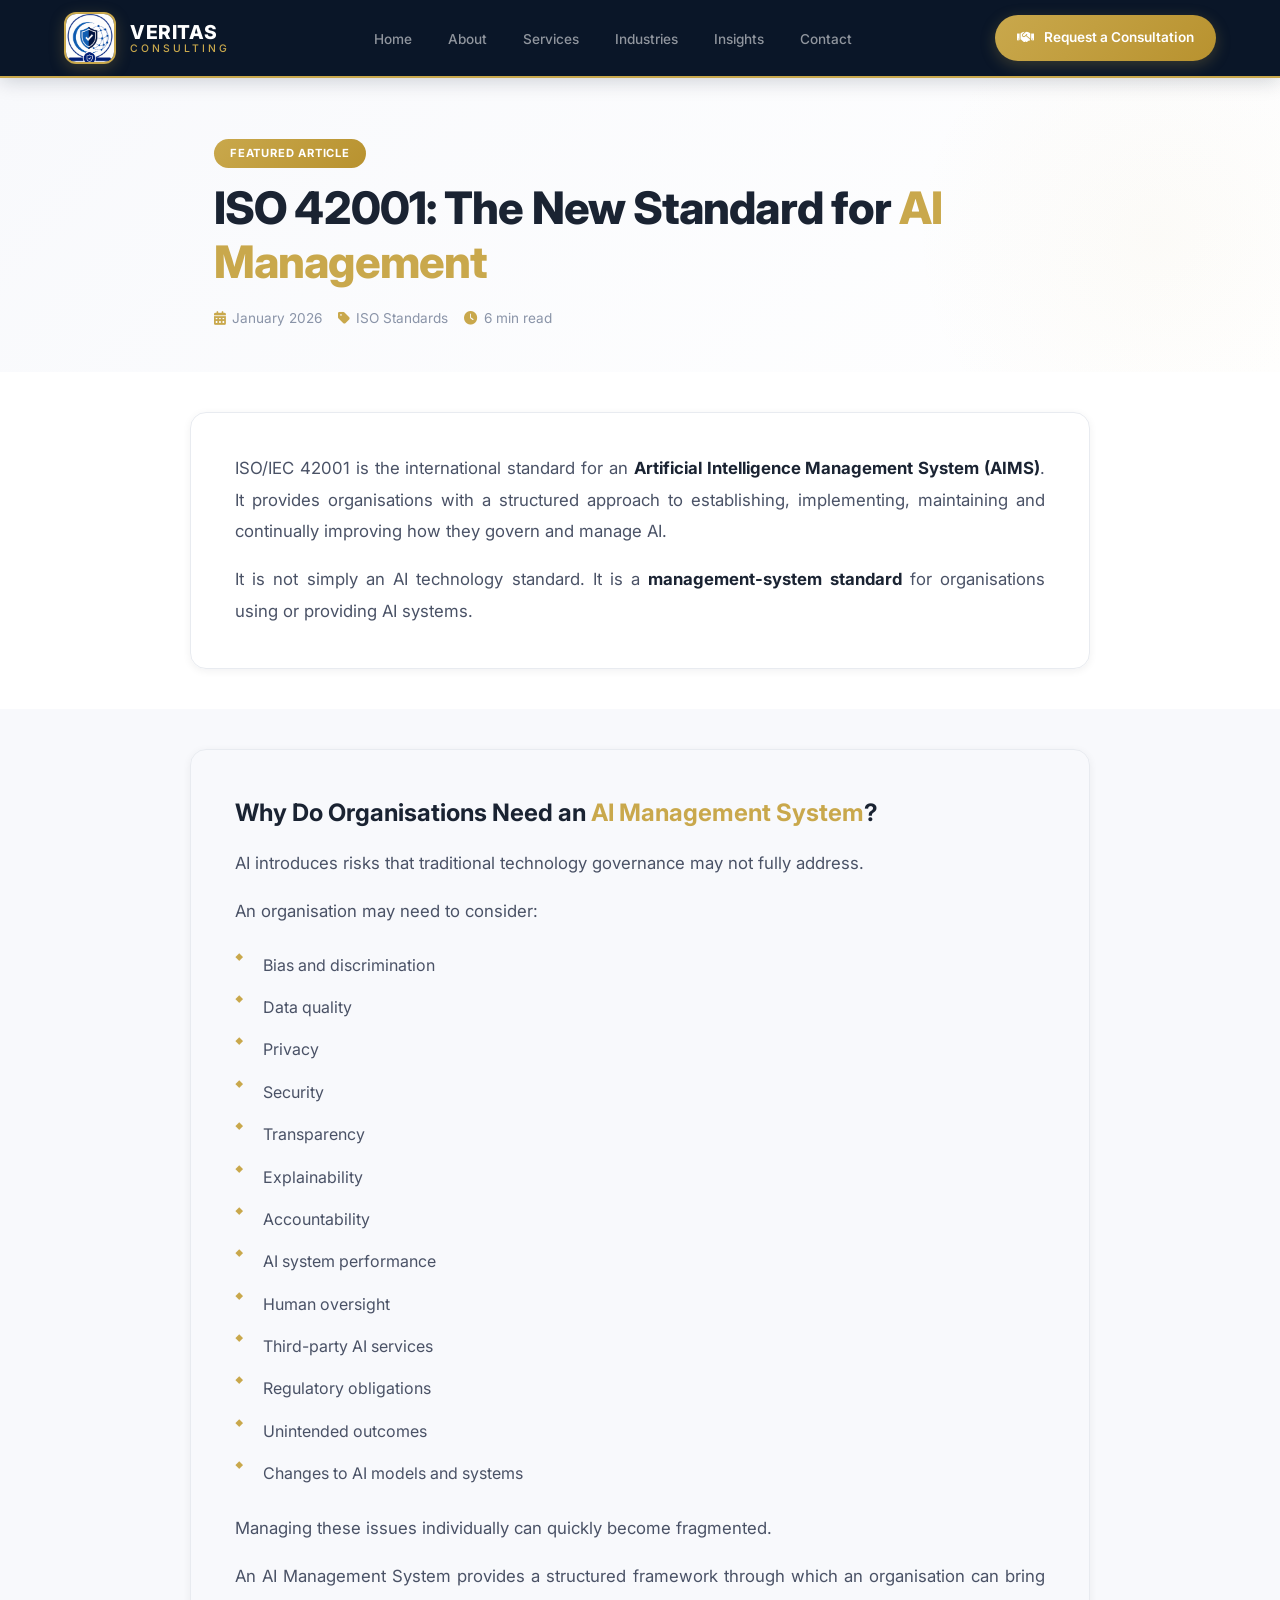
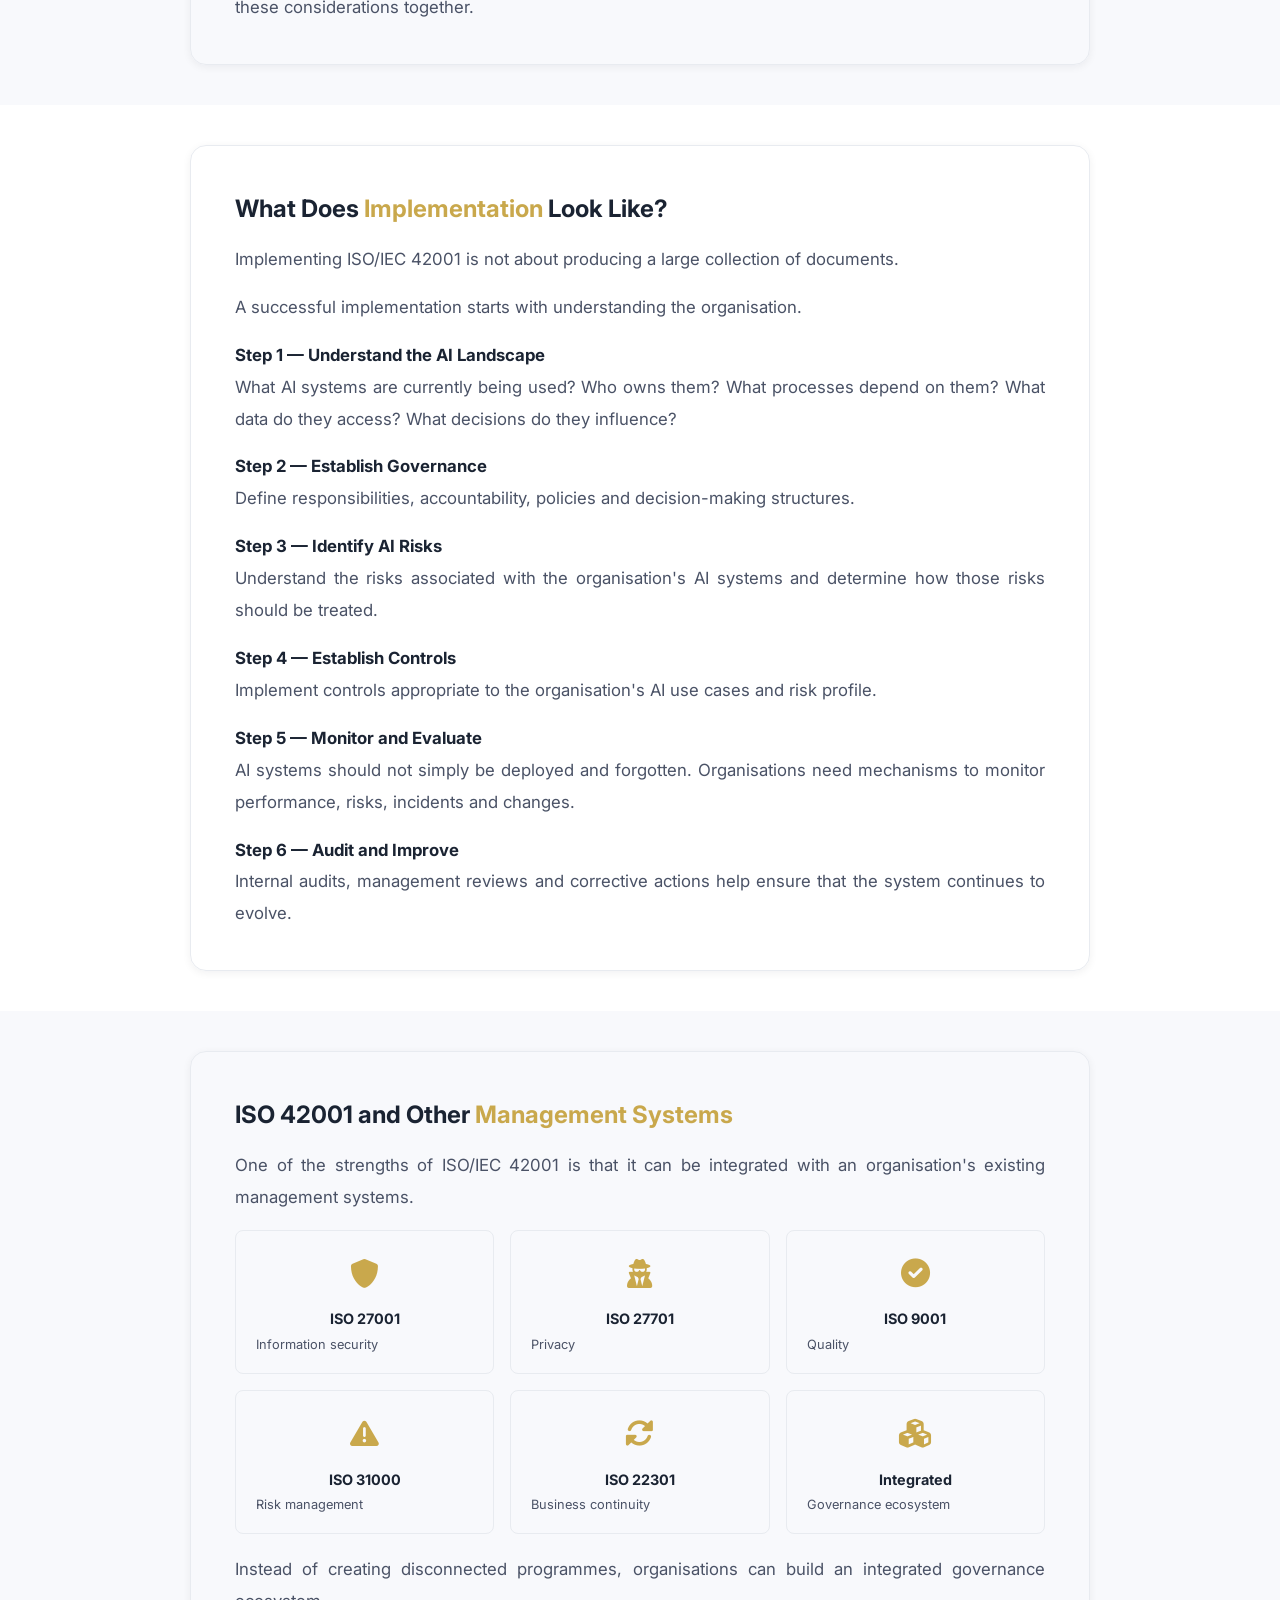
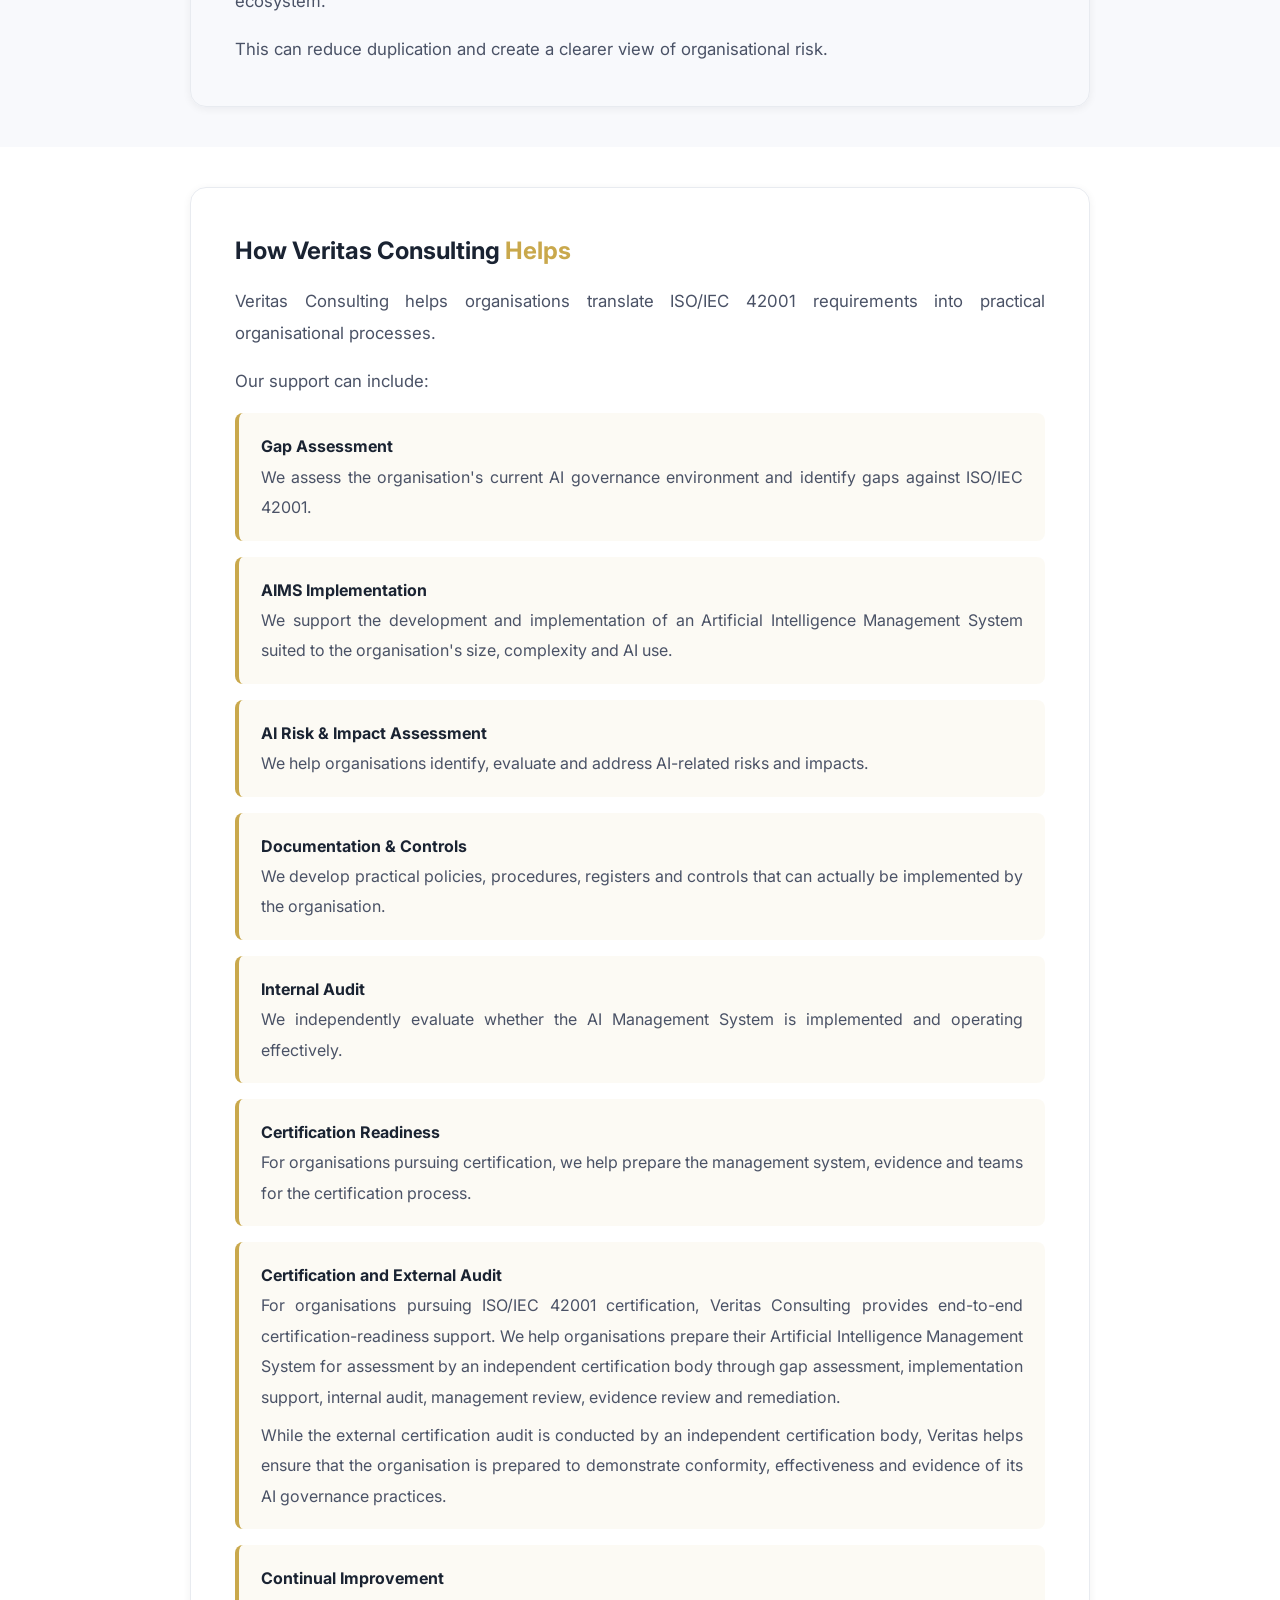
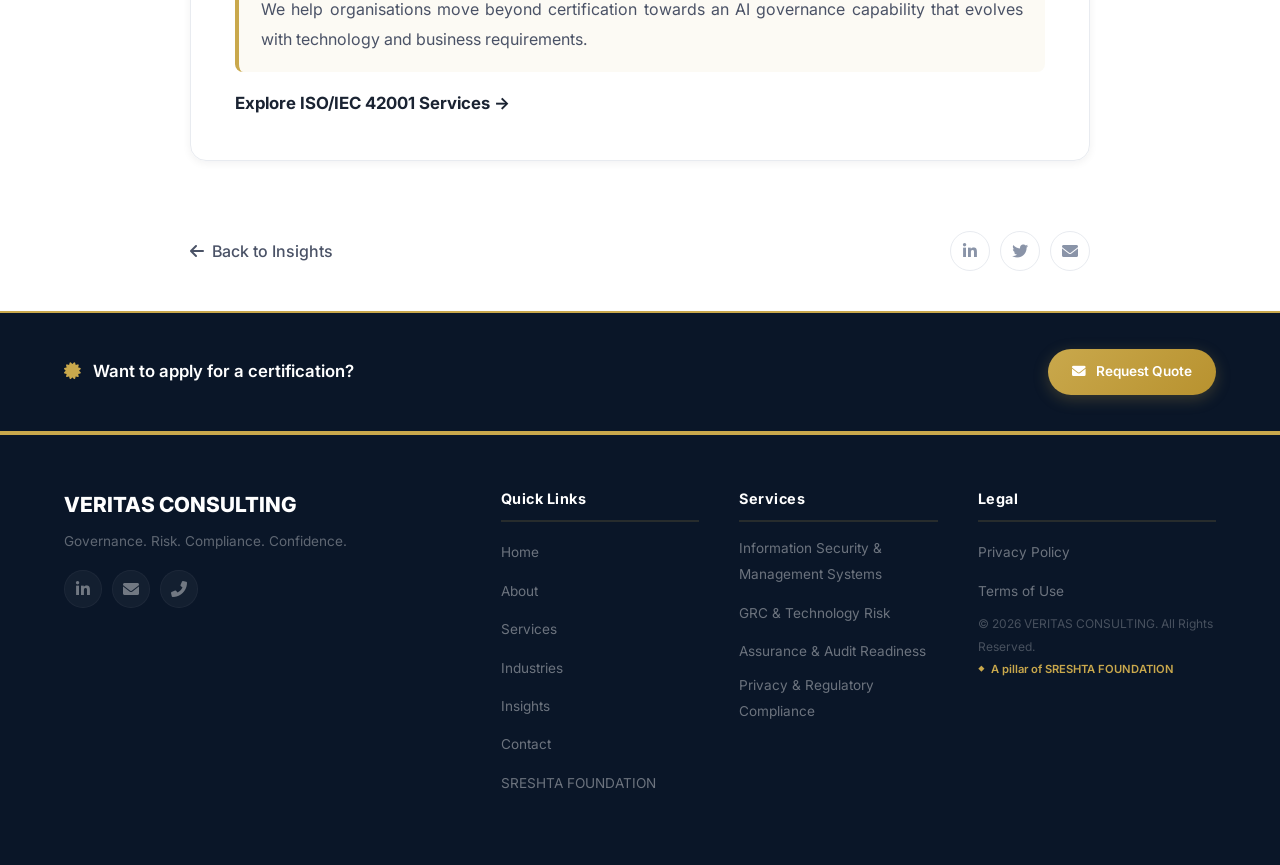
<file: ISO.html>
<!DOCTYPE html>
<html lang="en">
<head>
    <meta charset="UTF-8" />
    <meta name="viewport" content="width=device-width, initial-scale=1.0" />
    <title>ISO 42001: The New Standard for AI Management - VERITAS CONSULTING</title>
    
    <link rel="stylesheet" href="https://cdnjs.cloudflare.com/ajax/libs/font-awesome/6.0.0-beta3/css/all.min.css" />
    <link href="https://fonts.googleapis.com/css2?family=Inter:opsz,wght@14..32,400;14..32,500;14..32,600;14..32,700;14..32,800&display=swap" rel="stylesheet" />
    <link rel="icon" type="image/png" href="logo.png">
    <style>
        /* ============================================================
           RESET & VARIABLES
           ============================================================ */
        * {
            margin: 0;
            padding: 0;
            box-sizing: border-box;
        }

        :root {
            --bg-primary: #ffffff;
            --bg-secondary: #f8f9fc;
            --nav-bg: #0a1628;
            --primary: #0a1628;
            --gold: #c9a84c;
            --gold-light: #dbb95a;
            --gold-dark: #b8922f;
            --text-primary: #1a2332;
            --text-secondary: #4a5266;
            --text-muted: #8a94a8;
            --text-white: #ffffff;
            --border-color: #e8ebf0;
            --shadow-sm: 0 2px 8px rgba(10, 22, 40, 0.06);
            --shadow-md: 0 8px 30px rgba(10, 22, 40, 0.08);
            --shadow-lg: 0 20px 60px rgba(10, 22, 40, 0.10);
            --radius: 8px;
            --radius-lg: 16px;
            --radius-xl: 24px;
            --transition: all 0.3s cubic-bezier(0.4, 0, 0.2, 1);
            --max-text: 900px;
        }

        html { scroll-behavior: smooth; }

        body {
            font-family: 'Inter', -apple-system, BlinkMacSystemFont, 'Segoe UI', sans-serif;
            color: var(--text-primary);
            line-height: 1.9;
            background: var(--bg-primary);
            -webkit-font-smoothing: antialiased;
        }

        .container {
            max-width: 1200px;
            margin: 0 auto;
            padding: 0 24px;
        }

        /* ---------- Typography ---------- */
        .article-title {
            font-size: 2.8rem;
            font-weight: 800;
            color: var(--text-primary);
            letter-spacing: -0.02em;
            line-height: 1.2;
        }

        .article-title .highlight { color: var(--gold); }

        .section-title {
            font-size: 1.6rem;
            font-weight: 700;
            color: var(--text-primary);
            margin-bottom: 14px;
        }

        .section-title .highlight { color: var(--gold); }

        .section { padding: 40px 0; }
        .alt-bg { background: var(--bg-secondary); }

        /* ---------- Buttons ---------- */
        .btn-primary {
            display: inline-flex;
            align-items: center;
            gap: 10px;
            background: linear-gradient(135deg, var(--gold), var(--gold-dark));
            color: var(--text-white);
            padding: 10px 24px;
            border-radius: 50px;
            font-weight: 600;
            font-size: 0.85rem;
            text-decoration: none;
            transition: var(--transition);
            border: none;
            cursor: pointer;
            box-shadow: 0 4px 15px rgba(201, 168, 76, 0.25);
        }

        .btn-primary:hover {
            transform: translateY(-2px);
            box-shadow: 0 8px 30px rgba(201, 168, 76, 0.35);
        }

        .btn-primary.btn-cta {
            padding: 10px 22px;
            font-size: 0.85rem;
        }

        /* ---------- Header ---------- */
        .header {
            position: fixed;
            top: 0;
            left: 0;
            right: 0;
            z-index: 1000;
            background: var(--nav-bg);
            border-bottom: 2px solid var(--gold);
            box-shadow: 0 2px 20px rgba(10, 22, 40, 0.2);
        }

        .header-container {
            display: flex;
            justify-content: space-between;
            align-items: center;
            height: 76px;
        }

        /* ---------- Logo Area ---------- */
        .logo-area {
            display: flex;
            align-items: center;
            gap: 14px;
            text-decoration: none;
        }

        .logo-image {
            height: 52px;
            width: 52px;
            border-radius: 12px;
            object-fit: cover;
            display: block;
            border: 2px solid var(--gold);
            box-shadow: 0 4px 15px rgba(201, 168, 76, 0.25);
            transition: var(--transition);
            flex-shrink: 0;
        }

        .logo-image:hover {
            transform: scale(1.05);
            box-shadow: 0 8px 30px rgba(201, 168, 76, 0.35);
        }

        .logo-square {
            width: 52px;
            height: 52px;
            border-radius: 12px;
            background: linear-gradient(135deg, var(--gold), var(--gold-dark));
            display: flex;
            align-items: center;
            justify-content: center;
            flex-shrink: 0;
            transition: var(--transition);
            box-shadow: 0 4px 15px rgba(201, 168, 76, 0.25);
            position: relative;
        }

        .logo-square:hover {
            transform: scale(1.08);
            box-shadow: 0 8px 30px rgba(201, 168, 76, 0.35);
        }

        .logo-square::before {
            content: '';
            position: absolute;
            inset: -3px;
            border-radius: 14px;
            padding: 3px;
            background: linear-gradient(135deg, var(--gold-light), transparent, var(--gold));
            -webkit-mask: linear-gradient(#fff 0 0) content-box, linear-gradient(#fff 0 0);
            mask: linear-gradient(#fff 0 0) content-box, linear-gradient(#fff 0 0);
            -webkit-mask-composite: xor;
            mask-composite: exclude;
            pointer-events: none;
        }

        .logo-square::after {
            content: '';
            position: absolute;
            inset: 4px;
            border-radius: 8px;
            background: radial-gradient(circle at 30% 30%, rgba(255,255,255,0.15), transparent 70%);
            pointer-events: none;
        }

        .logo-square-text {
            display: flex;
            flex-direction: column;
            align-items: center;
            justify-content: center;
            text-align: center;
            line-height: 1;
            z-index: 1;
            padding: 4px;
        }

        .logo-square-veritas {
            font-size: 10px;
            font-weight: 800;
            color: var(--text-white);
            letter-spacing: 0.5px;
            text-transform: uppercase;
        }

        .logo-square-consulting {
            font-size: 5.5px;
            font-weight: 600;
            color: rgba(255,255,255,0.85);
            letter-spacing: 1.5px;
            text-transform: uppercase;
            margin-top: 1px;
        }

        .logo-text {
            display: flex;
            flex-direction: column;
            line-height: 1.1;
        }

        .logo-veritas {
            font-weight: 800;
            font-size: 1.2rem;
            color: var(--text-white);
            letter-spacing: 0.5px;
        }

        .logo-consulting {
            font-weight: 500;
            font-size: 0.65rem;
            color: var(--gold);
            letter-spacing: 3px;
            text-transform: uppercase;
        }

        /* ---------- Navigation ---------- */
        .main-nav ul {
            display: flex;
            list-style: none;
            gap: 4px;
            align-items: center;
        }

        .main-nav ul li a {
            color: rgba(255,255,255,0.55);
            text-decoration: none;
            font-weight: 500;
            font-size: 0.85rem;
            padding: 8px 16px;
            border-radius: 8px;
            transition: var(--transition);
        }

        .main-nav ul li a:hover {
            color: var(--text-white);
            background: rgba(255,255,255,0.06);
        }

        .main-nav ul li a.active {
            color: var(--text-white);
            background: rgba(201, 168, 76, 0.12);
        }

        .main-nav ul li a.active::after {
            content: '';
            position: absolute;
            bottom: 2px;
            left: 50%;
            transform: translateX(-50%);
            width: 20px;
            height: 2px;
            background: var(--gold);
            border-radius: 2px;
        }

        .header-cta {
            display: flex;
            align-items: center;
            gap: 12px;
        }

        .hamburger {
            display: none;
            background: none;
            border: none;
            color: var(--text-white);
            font-size: 1.3rem;
            cursor: pointer;
            padding: 4px;
            transition: var(--transition);
        }

        .hamburger:hover { color: var(--gold); }
        main { padding-top: 76px; }

        /* ============================================================
           ARTICLE HERO
           ============================================================ */
        .article-hero {
            padding: 60px 0 40px;
            background: linear-gradient(135deg, #f8f9fc 0%, #ffffff 100%);
            position: relative;
            overflow: hidden;
        }

        .article-hero::before {
            content: '';
            position: absolute;
            top: -30%;
            right: -10%;
            width: 500px;
            height: 500px;
            background: radial-gradient(circle, rgba(201, 168, 76, 0.04) 0%, transparent 70%);
            border-radius: 50%;
            pointer-events: none;
        }

        .article-hero-content {
            max-width: var(--max-text);
            margin: 0 auto;
            position: relative;
            z-index: 1;
        }

        .article-hero .article-meta {
            display: flex;
            align-items: center;
            gap: 16px;
            flex-wrap: wrap;
            margin-top: 16px;
        }

        .article-hero .article-meta span {
            display: inline-flex;
            align-items: center;
            gap: 6px;
            font-size: 0.85rem;
            color: var(--text-muted);
        }

        .article-hero .article-meta span i {
            color: var(--gold);
        }

        .article-hero .article-badge {
            display: inline-block;
            background: linear-gradient(135deg, var(--gold), var(--gold-dark));
            color: var(--text-white);
            padding: 4px 16px;
            border-radius: 50px;
            font-size: 0.7rem;
            font-weight: 700;
            text-transform: uppercase;
            letter-spacing: 0.8px;
            margin-bottom: 14px;
        }

        /* ============================================================
           GLASS CARD - Reusable
           ============================================================ */
        .glass-card {
            background: var(--bg-card);
            border-radius: var(--radius-lg);
            border: 1px solid var(--border-color);
            padding: 40px 44px;
            box-shadow: var(--shadow-sm);
            transition: var(--transition);
            max-width: var(--max-text);
            margin: 0 auto;
        }

        .glass-card:hover {
            border-color: var(--gold);
            box-shadow: var(--shadow-md);
        }

        .glass-card p {
            font-size: 1.05rem;
            color: var(--text-secondary);
            line-height: 1.9;
            margin-bottom: 16px;
            text-align: justify;
            text-justify: inter-word;
        }

        .glass-card p:last-child {
            margin-bottom: 0;
        }

        .glass-card p strong {
            color: var(--text-primary);
        }

        .glass-card ul {
            list-style: none;
            padding: 0;
            margin: 12px 0 18px;
        }

        .glass-card ul li {
            padding: 6px 0 6px 28px;
            position: relative;
            font-size: 1rem;
            color: var(--text-secondary);
            border-bottom: 1px solid var(--border-light);
            text-align: justify;
            text-justify: inter-word;
        }

        .glass-card ul li:last-child {
            border-bottom: none;
        }

        .glass-card ul li::before {
            content: '◆';
            position: absolute;
            left: 0;
            top: 6px;
            color: var(--gold);
            font-size: 0.5rem;
        }

        .glass-card .highlight-box {
            background: rgba(201, 168, 76, 0.06);
            border-left: 4px solid var(--gold);
            padding: 18px 22px;
            border-radius: var(--radius);
            margin: 16px 0;
        }

        .glass-card .highlight-box p {
            margin-bottom: 0;
            font-size: 1rem;
        }

        .glass-card .highlight-box p strong {
            color: var(--text-primary);
        }

        .glass-card .divider {
            height: 1px;
            background: linear-gradient(90deg, var(--gold), transparent);
            margin: 24px 0;
        }

        .glass-card .section-title {
            font-size: 1.5rem;
            font-weight: 700;
            color: var(--text-primary);
            margin-top: 20px;
            margin-bottom: 12px;
        }

        .glass-card .section-title:first-child {
            margin-top: 0;
        }

        .glass-card .sub-title {
            font-size: 1.15rem;
            font-weight: 700;
            color: var(--text-primary);
            margin-top: 20px;
            margin-bottom: 10px;
        }

        /* Integration Grid */
        .integration-grid {
            display: grid;
            grid-template-columns: repeat(3, 1fr);
            gap: 16px;
            margin: 16px 0 20px;
        }

        .integration-grid .integration-item {
            background: var(--bg-secondary);
            border: 1px solid var(--border-color);
            border-radius: var(--radius);
            padding: 16px 20px;
            text-align: center;
            transition: var(--transition);
        }

        .integration-grid .integration-item:hover {
            border-color: var(--gold);
            transform: translateY(-2px);
        }

        .integration-grid .integration-item .int-icon {
            font-size: 1.8rem;
            color: var(--gold);
            margin-bottom: 4px;
        }

        .integration-grid .integration-item h5 {
            font-size: 0.9rem;
            font-weight: 700;
            color: var(--text-primary);
        }

        .integration-grid .integration-item p {
            font-size: 0.8rem;
            color: var(--text-secondary);
            margin-bottom: 0;
        }

        /* ============================================================
           ARTICLE FOOTER / BACK BUTTON
           ============================================================ */
        .article-footer {
            max-width: var(--max-text);
            margin: 30px auto 0;
            display: flex;
            justify-content: space-between;
            align-items: center;
            flex-wrap: wrap;
            gap: 16px;
        }

        .article-footer .back-link {
            display: inline-flex;
            align-items: center;
            gap: 8px;
            color: var(--text-secondary);
            text-decoration: none;
            font-weight: 500;
            transition: var(--transition);
        }

        .article-footer .back-link:hover {
            color: var(--gold);
            transform: translateX(-4px);
        }

        .article-footer .share-links {
            display: flex;
            gap: 10px;
        }

        .article-footer .share-links a {
            width: 40px;
            height: 40px;
            border-radius: 50%;
            border: 1px solid var(--border-color);
            display: flex;
            align-items: center;
            justify-content: center;
            color: var(--text-muted);
            transition: var(--transition);
            text-decoration: none;
        }

        .article-footer .share-links a:hover {
            background: var(--gold);
            color: var(--text-white);
            border-color: var(--gold);
        }

        /* ---------- CTA Bar ---------- */
        .cta-bar {
            padding: 36px 0;
            background: var(--primary);
            border-top: 2px solid var(--gold);
            border-bottom: 2px solid var(--gold);
        }

        .cta-bar-content {
            display: flex;
            justify-content: space-between;
            align-items: center;
            gap: 24px;
        }

        .cta-bar-content span {
            color: var(--text-white);
            font-size: 1.05rem;
            font-weight: 600;
        }

        .cta-bar-content span i {
            color: var(--gold);
            margin-right: 8px;
        }

        /* ============================================================
           FOOTER
           ============================================================ */
        .footer {
            background: var(--primary);
            color: rgba(255,255,255,0.5);
            padding: 50px 0 28px;
            border-top: 2px solid var(--gold);
        }

        .footer-grid {
            display: grid;
            grid-template-columns: 2fr 1fr 1fr 1.2fr;
            gap: 40px;
            margin-bottom: 32px;
        }

        .footer-brand h3 {
            color: var(--text-white);
            font-size: 1.3rem;
            font-weight: 800;
            margin-bottom: 4px;
        }

        .footer-brand .tagline {
            font-size: 0.85rem;
            color: rgba(255,255,255,0.35);
            margin-bottom: 16px;
        }

        .social-links {
            display: flex;
            gap: 10px;
        }

        .social-links a {
            width: 38px;
            height: 38px;
            background: rgba(255,255,255,0.04);
            border-radius: 50%;
            display: flex;
            align-items: center;
            justify-content: center;
            color: rgba(255,255,255,0.4);
            text-decoration: none;
            transition: var(--transition);
            border: 1px solid rgba(255,255,255,0.04);
        }

        .social-links a:hover {
            background: var(--gold);
            color: var(--text-white);
            border-color: var(--gold);
            transform: translateY(-3px);
        }

        .footer h4 {
            color: var(--text-white);
            font-size: 0.9rem;
            font-weight: 700;
            margin-bottom: 14px;
            letter-spacing: 0.5px;
            padding-bottom: 8px;
            border-bottom: 2px solid rgba(201, 168, 76, 0.15);
        }

        .footer ul {
            list-style: none;
            padding: 0;
        }

        .footer ul li {
            margin-bottom: 8px;
        }

        .footer ul li a {
            color: rgba(255,255,255,0.4);
            text-decoration: none;
            font-size: 0.85rem;
            transition: var(--transition);
            display: inline-block;
        }

        .footer ul li a:hover {
            color: var(--gold);
            transform: translateX(4px);
        }

        .footer-bottom {
            padding-top: 24px;
            border-top: 1px solid rgba(255,255,255,0.06);
            display: flex;
            justify-content: space-between;
            align-items: center;
            flex-wrap: wrap;
            gap: 12px;
        }

        .copyright {
            font-size: 0.75rem;
            color: rgba(255,255,255,0.25);
        }

        .pillar {
            font-size: 0.7rem;
            color: var(--gold);
            font-weight: 600;
            display: flex;
            align-items: center;
            gap: 6px;
        }

        .pillar::before {
            content: '◆';
            font-size: 0.4rem;
        }

        /* ============================================================
           RESPONSIVE
           ============================================================ */
        @media (max-width: 1024px) {
            .hamburger {
                display: block;
            }
            
            .main-nav {
                display: none;
                position: absolute;
                top: 76px;
                left: 0;
                right: 0;
                background: var(--nav-bg);
                padding: 16px 20px;
                border-top: 1px solid rgba(255,255,255,0.05);
                box-shadow: var(--shadow-lg);
            }
            
            .main-nav.open { display: block; }
            .main-nav ul { flex-direction: column; gap: 2px; align-items: stretch; }
            .main-nav ul li a { display: block; padding: 10px 14px; text-align: center; }

            .integration-grid {
                grid-template-columns: repeat(2, 1fr);
            }

            .footer-grid { grid-template-columns: 1fr 1fr; }
        }

        @media (max-width: 768px) {
            .logo-image {
                height: 42px;
                width: 42px;
                border-radius: 10px;
            }

            .logo-square {
                width: 42px;
                height: 42px;
                border-radius: 10px;
            }

            .logo-square .logo-square-veritas {
                font-size: 8px;
            }

            .logo-square .logo-square-consulting {
                font-size: 4.5px;
            }

            .logo-veritas {
                font-size: 1rem;
            }

            .logo-consulting {
                font-size: 0.55rem;
            }

            .section { padding: 30px 0; }

            .article-hero { padding: 40px 0 30px; }
            .article-title { font-size: 2rem; }

            .glass-card {
                padding: 28px 20px;
            }

            .glass-card p {
                font-size: 0.95rem;
                text-align: left;
            }

            .glass-card .section-title {
                font-size: 1.3rem;
            }

            .glass-card ul li {
                font-size: 0.9rem;
            }

            .integration-grid {
                grid-template-columns: 1fr 1fr;
            }

            .article-footer {
                flex-direction: column;
                text-align: center;
            }

            .cta-bar-content {
                flex-direction: column;
                text-align: center;
            }

            .footer-grid { grid-template-columns: 1fr; gap: 28px; }
            .footer-bottom { flex-direction: column; text-align: center; }
        }

        @media (max-width: 480px) {
            .logo-image {
                height: 36px;
                width: 36px;
                border-radius: 8px;
            }

            .logo-square {
                width: 36px;
                height: 36px;
                border-radius: 8px;
            }

            .logo-square .logo-square-veritas {
                font-size: 7px;
            }

            .logo-square .logo-square-consulting {
                font-size: 4px;
            }

            .logo-veritas {
                font-size: 0.8rem;
            }

            .logo-consulting {
                font-size: 0.45rem;
                letter-spacing: 2px;
            }

            .logo-text {
                display: none;
            }

            .article-title { font-size: 1.6rem; }
            .container { padding: 0 16px; }

            .glass-card {
                padding: 20px 16px;
            }

            .glass-card p {
                font-size: 0.9rem;
            }

            .glass-card .section-title {
                font-size: 1.1rem;
            }

            .glass-card ul li {
                font-size: 0.85rem;
                padding: 4px 0 4px 22px;
            }

            .integration-grid {
                grid-template-columns: 1fr;
            }
        }

        /* ============================================================
           ANIMATIONS
           ============================================================ */
        .animate-on-scroll {
            opacity: 0;
            transform: translateY(24px);
            transition: opacity 0.6s ease, transform 0.6s ease;
        }

        .animate-on-scroll.visible {
            opacity: 1;
            transform: translateY(0);
        }

        .delay-1 { transition-delay: 0.1s; }
        .delay-2 { transition-delay: 0.2s; }
        .delay-3 { transition-delay: 0.3s; }
        .delay-4 { transition-delay: 0.4s; }
        .delay-5 { transition-delay: 0.5s; }
        .delay-6 { transition-delay: 0.6s; }
        .delay-7 { transition-delay: 0.7s; }
        .delay-8 { transition-delay: 0.8s; }
    </style>
</head>
<body>

<!-- ============================================================
     HEADER
     ============================================================ -->
<header class="header" id="header">
    <div class="container header-container">

        <!-- ===== LOGO ===== -->
        <a href="index.html" class="logo-area">
            <!-- OPTION 1: Use Image Logo (Recommended) -->
            <img src="logo.png" alt="VERITAS CONSULTING" class="logo-image" />
            
            <!-- OPTION 2: Use Square Text Logo (Fallback) -->

            
            <!-- Logo Text beside the square -->
            <div class="logo-text">
                <span class="logo-veritas">VERITAS</span>
                <span class="logo-consulting">CONSULTING</span>
            </div>
        </a>

        <!-- ===== NAVIGATION ===== -->
        <nav class="main-nav" id="mainNav">
            <ul>
                <li><a href="index.html">Home</a></li>
                <li><a href="about.html">About</a></li>
                <li><a href="services.html">Services</a></li>
                <li><a href="industries.html">Industries</a></li>
                <li><a href="insights.html">Insights</a></li>
                <li><a href="contact.html">Contact</a></li>
            </ul>
        </nav>

        <!-- ===== HEADER CTA ===== -->
        <div class="header-cta">
            <a href="contact.html" class="btn-primary btn-cta">
                <i class="fas fa-handshake"></i> Request a Consultation
            </a>
            <button class="hamburger" id="hamburger" aria-label="Toggle menu">
                <i class="fas fa-bars"></i>
            </button>
        </div>
    </div>
</header>

<!-- ============================================================
     MAIN CONTENT
     ============================================================ -->
<main>

    <!-- ===== ARTICLE HERO ===== -->
    <section class="article-hero">
        <div class="container article-hero-content">
            <div class="article-badge">Featured Article</div>
            <h1 class="article-title">ISO 42001: The New Standard for <span class="highlight">AI Management</span></h1>
            <div class="article-meta">
                <span><i class="fas fa-calendar-alt"></i> January 2026</span>
                <span><i class="fas fa-tag"></i> ISO Standards</span>
                <span><i class="fas fa-clock"></i> 6 min read</span>
            </div>
        </div>
    </section>

    <!-- ===== SECTION 1: Introduction ===== -->
    <section class="section">
        <div class="container">
            <div class="glass-card animate-on-scroll">
                <p>ISO/IEC 42001 is the international standard for an <strong>Artificial Intelligence Management System (AIMS)</strong>. It provides organisations with a structured approach to establishing, implementing, maintaining and continually improving how they govern and manage AI.</p>
                
                <p>It is not simply an AI technology standard. It is a <strong>management-system standard</strong> for organisations using or providing AI systems.</p>
            </div>
        </div>
    </section>

    <!-- ===== SECTION 2: Why Do Organisations Need an AI Management System? ===== -->
    <section class="section alt-bg">
        <div class="container">
            <div class="glass-card animate-on-scroll delay-1">
                <h3 class="section-title">Why Do Organisations Need an <span class="highlight">AI Management System</span>?</h3>
                
                <p>AI introduces risks that traditional technology governance may not fully address.</p>
                
                <p>An organisation may need to consider:</p>
                
                <ul>
                    <li>Bias and discrimination</li>
                    <li>Data quality</li>
                    <li>Privacy</li>
                    <li>Security</li>
                    <li>Transparency</li>
                    <li>Explainability</li>
                    <li>Accountability</li>
                    <li>AI system performance</li>
                    <li>Human oversight</li>
                    <li>Third-party AI services</li>
                    <li>Regulatory obligations</li>
                    <li>Unintended outcomes</li>
                    <li>Changes to AI models and systems</li>
                </ul>
                
                <p>Managing these issues individually can quickly become fragmented.</p>
                
                <p>An AI Management System provides a structured framework through which an organisation can bring these considerations together.</p>
            </div>
        </div>
    </section>

    <!-- ===== SECTION 3: Implementation ===== -->
    <section class="section">
        <div class="container">
            <div class="glass-card animate-on-scroll delay-2">
                <h3 class="section-title">What Does <span class="highlight">Implementation</span> Look Like?</h3>
                
                <p>Implementing ISO/IEC 42001 is not about producing a large collection of documents.</p>
                
                <p>A successful implementation starts with understanding the organisation.</p>
                
                <p><strong>Step 1 — Understand the AI Landscape</strong><br />What AI systems are currently being used? Who owns them? What processes depend on them? What data do they access? What decisions do they influence?</p>
                
                <p><strong>Step 2 — Establish Governance</strong><br />Define responsibilities, accountability, policies and decision-making structures.</p>
                
                <p><strong>Step 3 — Identify AI Risks</strong><br />Understand the risks associated with the organisation's AI systems and determine how those risks should be treated.</p>
                
                <p><strong>Step 4 — Establish Controls</strong><br />Implement controls appropriate to the organisation's AI use cases and risk profile.</p>
                
                <p><strong>Step 5 — Monitor and Evaluate</strong><br />AI systems should not simply be deployed and forgotten. Organisations need mechanisms to monitor performance, risks, incidents and changes.</p>
                
                <p><strong>Step 6 — Audit and Improve</strong><br />Internal audits, management reviews and corrective actions help ensure that the system continues to evolve.</p>
            </div>
        </div>
    </section>

    <!-- ===== SECTION 4: Integration with Other Standards ===== -->
    <section class="section alt-bg">
        <div class="container">
            <div class="glass-card animate-on-scroll delay-3">
                <h3 class="section-title">ISO 42001 and Other <span class="highlight">Management Systems</span></h3>
                
                <p>One of the strengths of ISO/IEC 42001 is that it can be integrated with an organisation's existing management systems.</p>
                
                <div class="integration-grid">
                    <div class="integration-item">
                        <div class="int-icon"><i class="fas fa-shield-alt"></i></div>
                        <h5>ISO 27001</h5>
                        <p>Information security</p>
                    </div>
                    <div class="integration-item">
                        <div class="int-icon"><i class="fas fa-user-secret"></i></div>
                        <h5>ISO 27701</h5>
                        <p>Privacy</p>
                    </div>
                    <div class="integration-item">
                        <div class="int-icon"><i class="fas fa-check-circle"></i></div>
                        <h5>ISO 9001</h5>
                        <p>Quality</p>
                    </div>
                    <div class="integration-item">
                        <div class="int-icon"><i class="fas fa-exclamation-triangle"></i></div>
                        <h5>ISO 31000</h5>
                        <p>Risk management</p>
                    </div>
                    <div class="integration-item">
                        <div class="int-icon"><i class="fas fa-sync-alt"></i></div>
                        <h5>ISO 22301</h5>
                        <p>Business continuity</p>
                    </div>
                    <div class="integration-item">
                        <div class="int-icon"><i class="fas fa-cubes"></i></div>
                        <h5>Integrated</h5>
                        <p>Governance ecosystem</p>
                    </div>
                </div>
                
                <p>Instead of creating disconnected programmes, organisations can build an integrated governance ecosystem.</p>
                
                <p>This can reduce duplication and create a clearer view of organisational risk.</p>
            </div>
        </div>
    </section>

    <!-- ===== SECTION 5: How Veritas Helps ===== -->
    <section class="section">
        <div class="container">
            <div class="glass-card animate-on-scroll delay-4">
                <h3 class="section-title">How Veritas Consulting <span class="highlight">Helps</span></h3>
                
                <p>Veritas Consulting helps organisations translate ISO/IEC 42001 requirements into practical organisational processes.</p>
                
                <p>Our support can include:</p>

                <div class="highlight-box">
                    <p><strong>Gap Assessment</strong><br />We assess the organisation's current AI governance environment and identify gaps against ISO/IEC 42001.</p>
                </div>

                <div class="highlight-box">
                    <p><strong>AIMS Implementation</strong><br />We support the development and implementation of an Artificial Intelligence Management System suited to the organisation's size, complexity and AI use.</p>
                </div>

                <div class="highlight-box">
                    <p><strong>AI Risk &amp; Impact Assessment</strong><br />We help organisations identify, evaluate and address AI-related risks and impacts.</p>
                </div>

                <div class="highlight-box">
                    <p><strong>Documentation &amp; Controls</strong><br />We develop practical policies, procedures, registers and controls that can actually be implemented by the organisation.</p>
                </div>

                <div class="highlight-box">
                    <p><strong>Internal Audit</strong><br />We independently evaluate whether the AI Management System is implemented and operating effectively.</p>
                </div>

                <div class="highlight-box">
                    <p><strong>Certification Readiness</strong><br />For organisations pursuing certification, we help prepare the management system, evidence and teams for the certification process.</p>
                </div>

                <div class="highlight-box">
                    <p><strong>Certification and External Audit</strong><br />For organisations pursuing ISO/IEC 42001 certification, Veritas Consulting provides end-to-end certification-readiness support. We help organisations prepare their Artificial Intelligence Management System for assessment by an independent certification body through gap assessment, implementation support, internal audit, management review, evidence review and remediation.</p>
                    <p style="margin-top: 8px;">While the external certification audit is conducted by an independent certification body, Veritas helps ensure that the organisation is prepared to demonstrate conformity, effectiveness and evidence of its AI governance practices.</p>
                </div>

                <div class="highlight-box">
                    <p><strong>Continual Improvement</strong><br />We help organisations move beyond certification towards an AI governance capability that evolves with technology and business requirements.</p>
                </div>

                <p style="margin-top: 16px;"><strong>Explore ISO/IEC 42001 Services →</strong></p>
            </div>
        </div>
    </section>

    <!-- ===== ARTICLE FOOTER ===== -->
    <section class="section" style="padding-top: 0;">
        <div class="container">
            <div class="article-footer animate-on-scroll delay-5">
                <a href="insights.html" class="back-link">
                    <i class="fas fa-arrow-left"></i> Back to Insights
                </a>
                <div class="share-links">
                    <a href="#" aria-label="Share on LinkedIn"><i class="fab fa-linkedin-in"></i></a>
                    <a href="#" aria-label="Share on Twitter"><i class="fab fa-twitter"></i></a>
                    <a href="#" aria-label="Share via Email"><i class="fas fa-envelope"></i></a>
                </div>
            </div>
        </div>
    </section>

    <!-- ===== CTA BAR ===== -->
    <section class="cta-bar">
        <div class="container cta-bar-content">
            <span><i class="fas fa-certificate"></i> Want to apply for a certification?</span>
            <a href="mailto:infovc@veritasconsul.com" class="btn-primary">
                <i class="fas fa-envelope"></i> Request Quote
            </a>
        </div>
    </section>

</main>

<!-- ============================================================
     FOOTER
     ============================================================ -->
<footer class="footer">
    <div class="container footer-grid">
        <div class="footer-brand">
            <h3>VERITAS CONSULTING</h3>
            <p class="tagline">Governance. Risk. Compliance. Confidence.</p>
            <div class="social-links">
                <a href="https://www.linkedin.com/company/veritas-consulting-sf/?viewAsMember=true" target="_blank"><i class="fab fa-linkedin-in"></i></a>
                <a href="mailto:infovc@veritasconsul.com"><i class="fas fa-envelope"></i></a>
                <a href="contact.html"><i class="fas fa-phone-alt"></i></a>
            </div>
        </div>
        <div class="footer-links">
            <h4>Quick Links</h4>
            <ul>
                <li><a href="index.html">Home</a></li>
                <li><a href="about.html">About</a></li>
                <li><a href="services.html">Services</a></li>
                <li><a href="industries.html">Industries</a></li>
                <li><a href="insights.html">Insights</a></li>
                <li><a href="contact.html">Contact</a></li>
                <li><a href="https://www.sreshtafoundation.com" target="_blank">SRESHTA FOUNDATION</a></li>
            </ul>
        </div>
        <div class="footer-services">
            <h4>Services</h4>
            <ul>
                <li><a href="services.html#management">Information Security &amp; Management Systems</a></li>
                <li><a href="services.html#grc">GRC &amp; Technology Risk</a></li>
                <li><a href="services.html#assurance">Assurance &amp; Audit Readiness</a></li>
                <li><a href="services.html#privacy">Privacy &amp; Regulatory Compliance</a></li>
            </ul>
        </div>
        <div class="footer-legal">
            <h4>Legal</h4>
            <ul>
                <li><a href="#">Privacy Policy</a></li>
                <li><a href="terms.html">Terms of Use</a></li>
            </ul>
            <p class="copyright">&copy; 2026 VERITAS CONSULTING. All Rights Reserved.</p>
            <p class="pillar">A pillar of SRESHTA FOUNDATION</p>
        </div>
    </div>
</footer>

<script>
    document.addEventListener('DOMContentLoaded', function() {

        const hamburger = document.getElementById('hamburger');
        const nav = document.getElementById('mainNav');

        if (hamburger && nav) {
            hamburger.addEventListener('click', function() {
                nav.classList.toggle('open');
                const icon = this.querySelector('i');
                if (icon) {
                    icon.classList.toggle('fa-bars');
                    icon.classList.toggle('fa-times');
                }
            });
        }

        const navLinks = document.querySelectorAll('.main-nav a');
        navLinks.forEach(link => {
            link.addEventListener('click', function() {
                if (window.innerWidth <= 1024) {
                    nav.classList.remove('open');
                    const icon = hamburger?.querySelector('i');
                    if (icon) {
                        icon.classList.remove('fa-times');
                        icon.classList.add('fa-bars');
                    }
                }
            });
        });

        const observerOptions = {
            threshold: 0.0001,
            rootMargin: '0px 0px -30px 0px'
        };

        const observer = new IntersectionObserver((entries) => {
            entries.forEach(entry => {
                if (entry.isIntersecting) {
                    entry.target.classList.add('visible');
                }
            });
        }, observerOptions);

        document.querySelectorAll('.animate-on-scroll').forEach(el => {
            observer.observe(el);
        });

    });
</script>

</body>
</html>
</file>
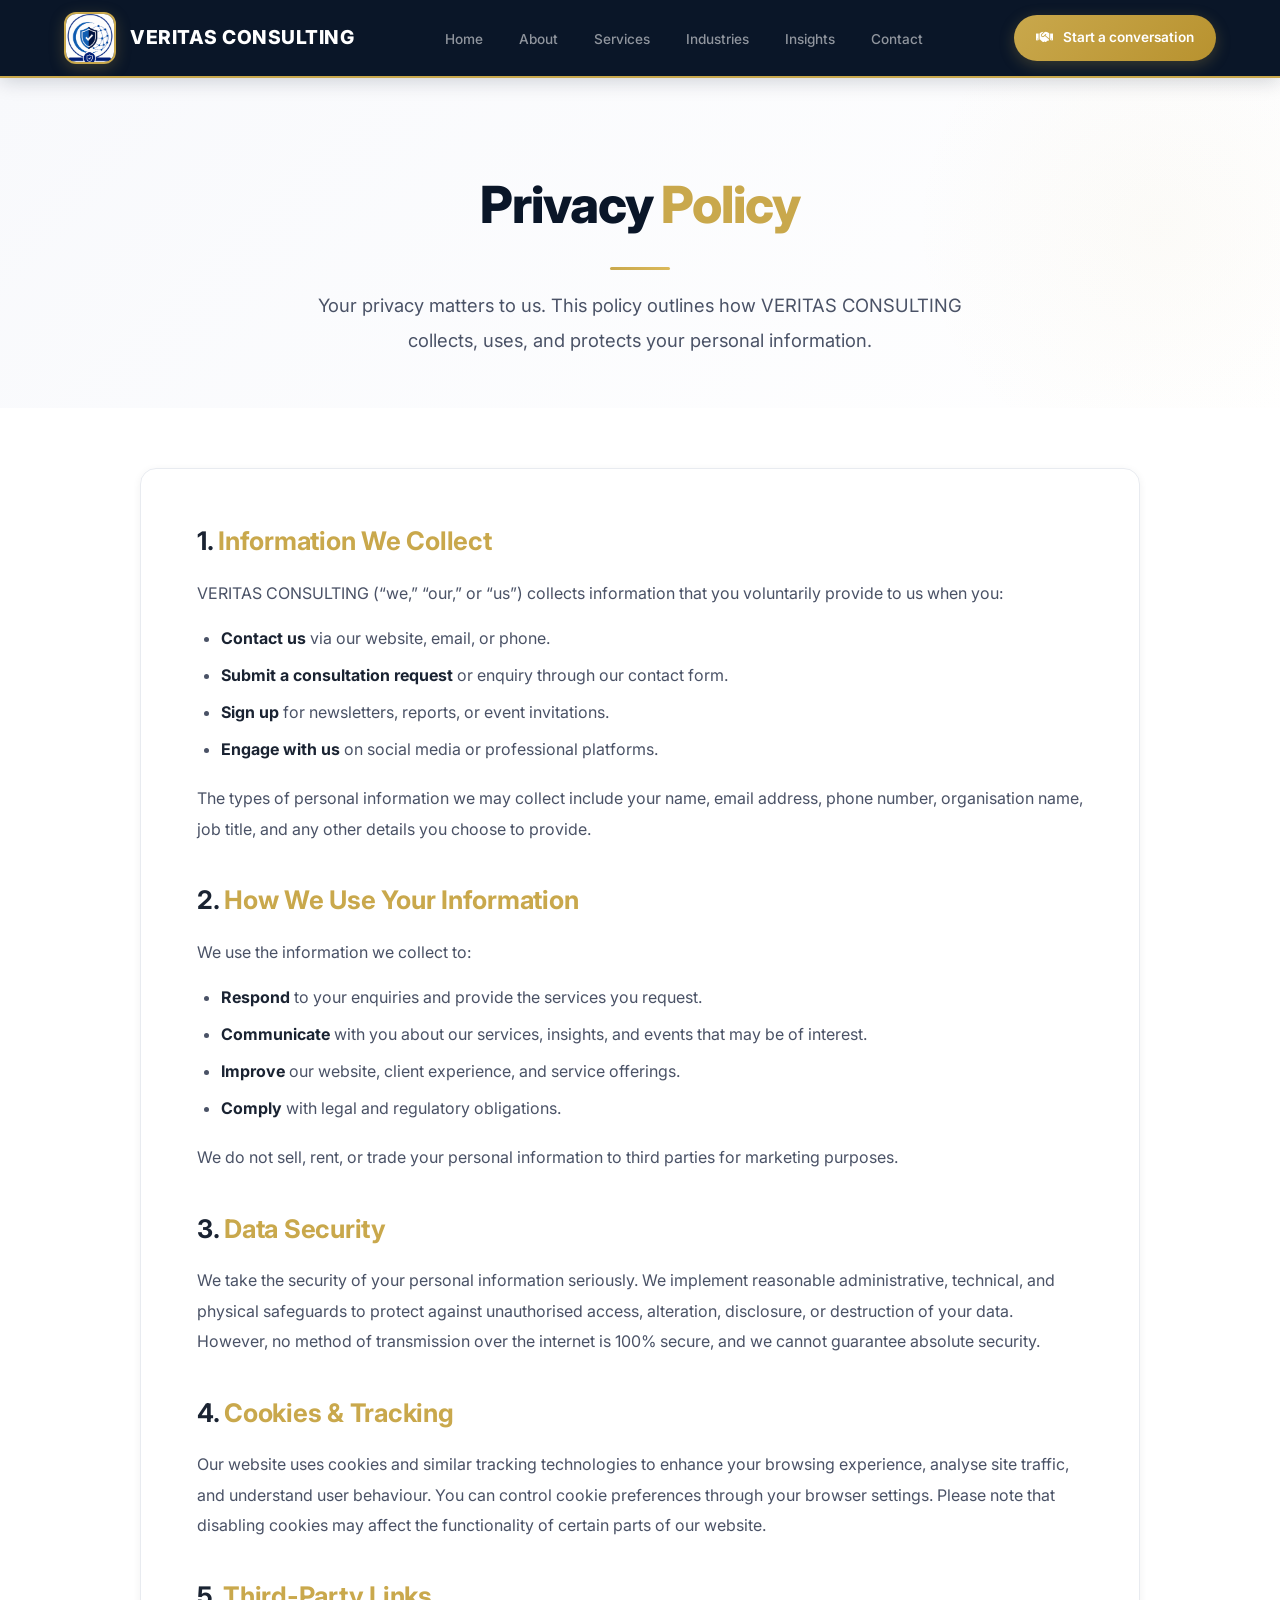
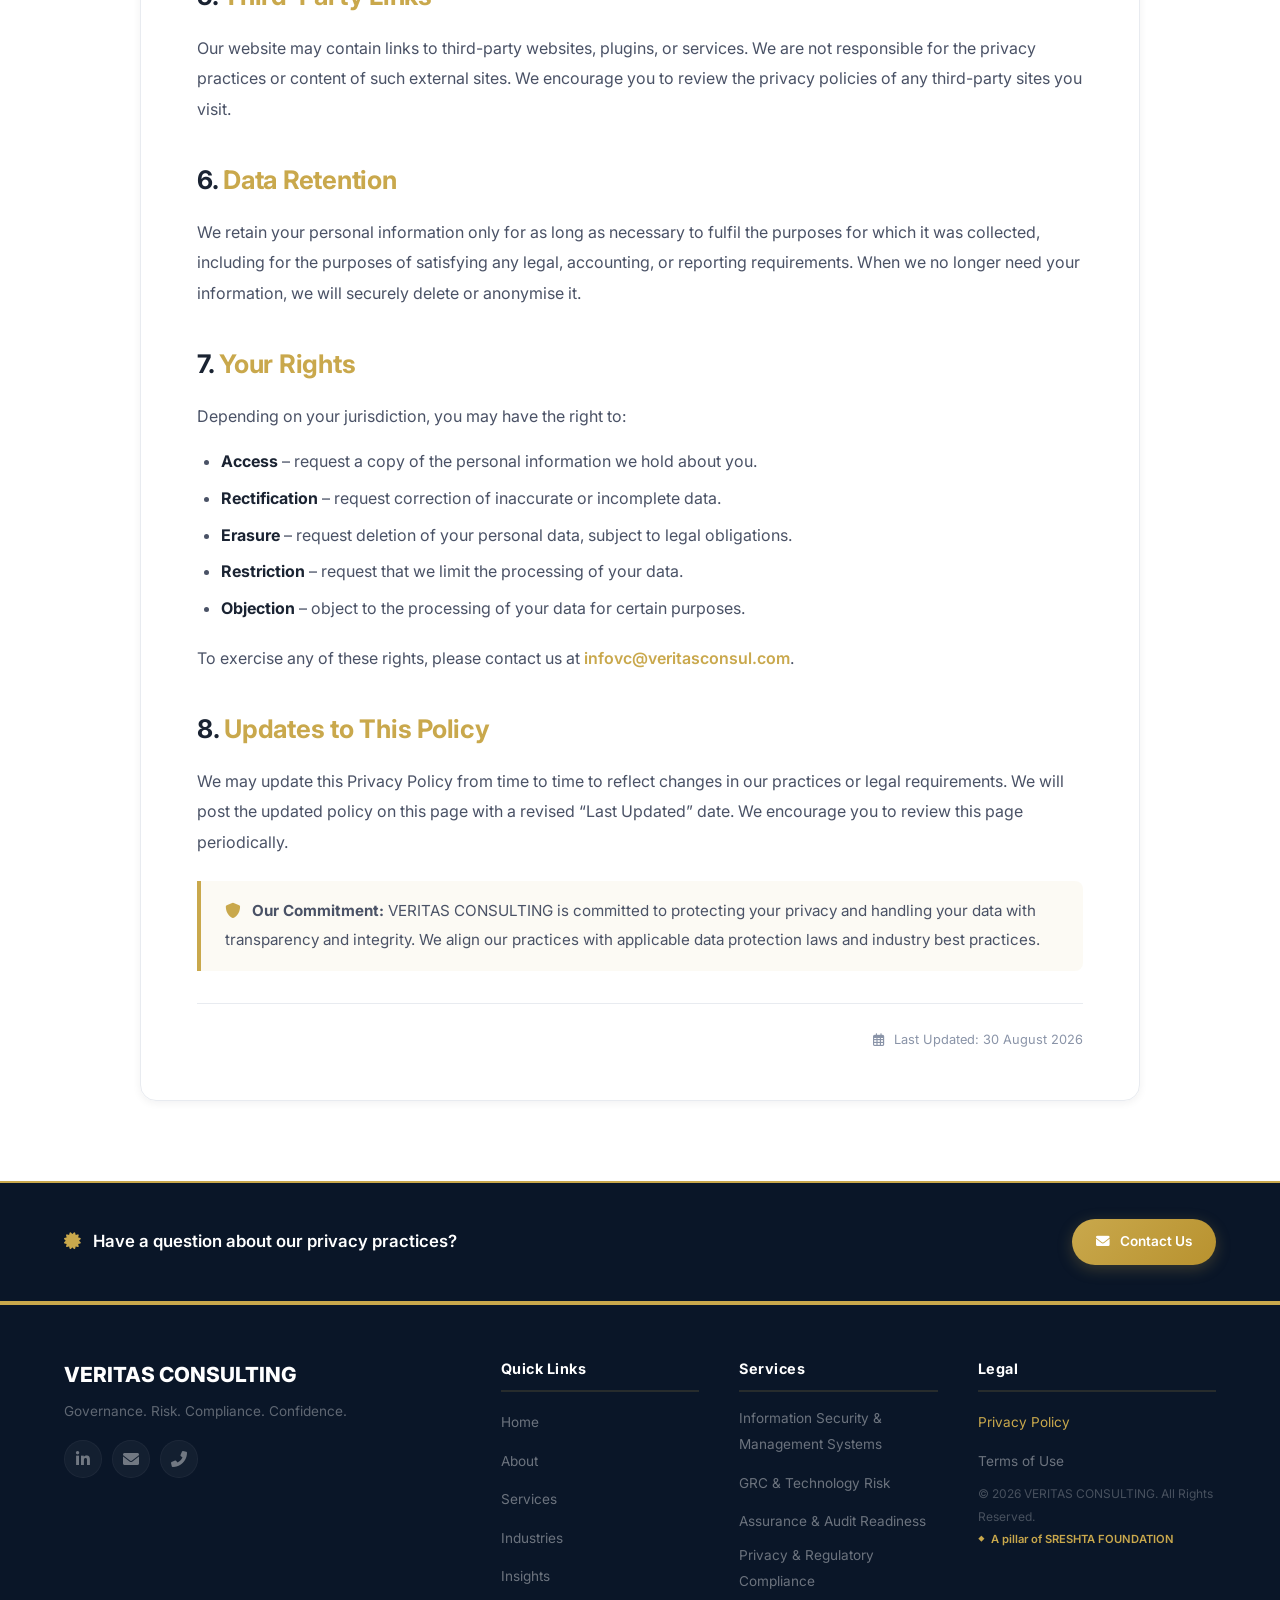
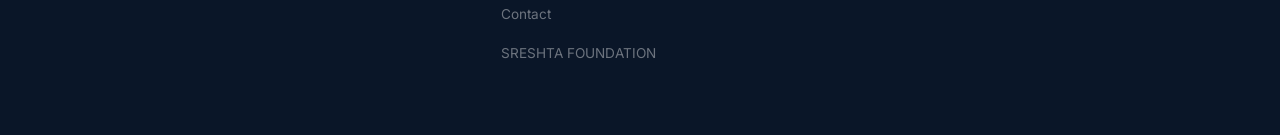
<file: privacy.html>
<!DOCTYPE html>
<html lang="en">
<head>
    <meta charset="UTF-8" />
    <meta name="viewport" content="width=device-width, initial-scale=1.0" />
    <title>Privacy Policy – VERITAS CONSULTING</title>

    <link rel="stylesheet" href="https://cdnjs.cloudflare.com/ajax/libs/font-awesome/6.0.0-beta3/css/all.min.css" />
    <link href="https://fonts.googleapis.com/css2?family=Inter:opsz,wght@14..32,400;14..32,500;14..32,600;14..32,700;14..32,800&display=swap" rel="stylesheet" />
    <link rel="icon" type="image/png" href="logo.png" />
    <style>
        /* ============================================================
           RESET & VARIABLES (identical to contact page)
           ============================================================ */
        * {
            margin: 0;
            padding: 0;
            box-sizing: border-box;
        }

        :root {
            --bg-primary: #ffffff;
            --bg-secondary: #f8f9fc;
            --nav-bg: #0a1628;
            --primary: #0a1628;
            --gold: #c9a84c;
            --gold-light: #dbb95a;
            --gold-dark: #b8922f;
            --text-primary: #1a2332;
            --text-secondary: #4a5266;
            --text-muted: #8a94a8;
            --text-white: #ffffff;
            --border-color: #e8ebf0;
            --shadow-sm: 0 2px 8px rgba(10, 22, 40, 0.06);
            --shadow-md: 0 8px 30px rgba(10, 22, 40, 0.08);
            --shadow-lg: 0 20px 60px rgba(10, 22, 40, 0.10);
            --radius: 8px;
            --radius-lg: 16px;
            --radius-xl: 24px;
            --transition: all 0.3s cubic-bezier(0.4, 0, 0.2, 1);
            --max-text: 900px;
        }

        html {
            scroll-behavior: smooth;
        }

        body {
            font-family: 'Inter', -apple-system, BlinkMacSystemFont, 'Segoe UI', sans-serif;
            color: var(--text-primary);
            line-height: 1.9;
            background: var(--bg-primary);
            -webkit-font-smoothing: antialiased;
        }

        .container {
            max-width: 1200px;
            margin: 0 auto;
            padding: 0 24px;
        }

        /* ---------- Typography ---------- */
        .section-title {
            font-size: 2.5rem;
            font-weight: 800;
            color: var(--text-primary);
            letter-spacing: -0.02em;
        }

        .section-title .highlight {
            color: var(--gold);
        }

        .section-title-wrapper {
            margin-bottom: 40px;
            text-align: center;
        }

        .section-title-wrapper .section-title::after {
            content: '';
            display: block;
            width: 60px;
            height: 3px;
            background: linear-gradient(90deg, var(--gold), var(--gold-light));
            margin: 14px auto 0;
            border-radius: 2px;
        }

        .section-subtitle {
            font-size: 1.05rem;
            color: var(--text-secondary);
            margin-top: 8px;
            text-align: center;
        }

        .section {
            padding: 80px 0;
        }
        .alt-bg {
            background: var(--bg-secondary);
        }

        /* ---------- Buttons ---------- */
        .btn-primary {
            display: inline-flex;
            align-items: center;
            gap: 10px;
            background: linear-gradient(135deg, var(--gold), var(--gold-dark));
            color: var(--text-white);
            padding: 10px 24px;
            border-radius: 50px;
            font-weight: 600;
            font-size: 0.85rem;
            text-decoration: none;
            transition: var(--transition);
            border: none;
            cursor: pointer;
            box-shadow: 0 4px 15px rgba(201, 168, 76, 0.25);
        }

        .btn-primary:hover {
            transform: translateY(-2px);
            box-shadow: 0 8px 30px rgba(201, 168, 76, 0.35);
        }

        .btn-primary.btn-cta {
            padding: 10px 22px;
            font-size: 0.85rem;
        }

        /* ---------- Header ---------- */
        .header {
            position: fixed;
            top: 0;
            left: 0;
            right: 0;
            z-index: 1000;
            background: var(--nav-bg);
            border-bottom: 2px solid var(--gold);
            box-shadow: 0 2px 20px rgba(10, 22, 40, 0.2);
        }

        .header-container {
            display: flex;
            justify-content: space-between;
            align-items: center;
            height: 76px;
        }

        /* ---------- Logo Area ---------- */
        .logo-area {
            display: flex;
            align-items: center;
            gap: 14px;
            text-decoration: none;
        }

        .logo-image {
            height: 52px;
            width: 52px;
            border-radius: 12px;
            object-fit: cover;
            display: block;
            border: 2px solid var(--gold);
            box-shadow: 0 4px 15px rgba(201, 168, 76, 0.25);
            transition: var(--transition);
            flex-shrink: 0;
        }

        .logo-image:hover {
            transform: scale(1.05);
            box-shadow: 0 8px 30px rgba(201, 168, 76, 0.35);
        }

        .logo-text {
            display: flex;
            flex-direction: column;
            line-height: 1.1;
        }

        .logo-veritas {
            font-weight: 800;
            font-size: 1.2rem;
            color: var(--text-white);
            letter-spacing: 0.5px;
        }

        .logo-consulting {
            font-weight: 500;
            font-size: 0.65rem;
            color: var(--gold);
            letter-spacing: 3px;
            text-transform: uppercase;
        }

        /* ---------- Navigation ---------- */
        .main-nav ul {
            display: flex;
            list-style: none;
            gap: 4px;
            align-items: center;
        }

        .main-nav ul li a {
            color: rgba(255, 255, 255, 0.55);
            text-decoration: none;
            font-weight: 500;
            font-size: 0.85rem;
            padding: 8px 16px;
            border-radius: 8px;
            transition: var(--transition);
            position: relative;
        }

        .main-nav ul li a:hover {
            color: var(--text-white);
            background: rgba(255, 255, 255, 0.06);
        }

        .main-nav ul li a.active {
            color: var(--text-white);
            background: rgba(201, 168, 76, 0.12);
        }

        .main-nav ul li a.active::after {
            content: '';
            position: absolute;
            bottom: 2px;
            left: 50%;
            transform: translateX(-50%);
            width: 20px;
            height: 2px;
            background: var(--gold);
            border-radius: 2px;
        }

        .header-cta {
            display: flex;
            align-items: center;
            gap: 12px;
        }

        .hamburger {
            display: none;
            background: none;
            border: none;
            color: var(--text-white);
            font-size: 1.3rem;
            cursor: pointer;
            padding: 4px;
            transition: var(--transition);
        }

        .hamburger:hover {
            color: var(--gold);
        }
        main {
            padding-top: 76px;
        }

        /* ============================================================
           POLICY HERO
           ============================================================ */
        .policy-hero {
            padding: 80px 0 50px;
            background: linear-gradient(135deg, #f8f9fc 0%, #ffffff 100%);
            text-align: center;
            position: relative;
            overflow: hidden;
        }

        .policy-hero::before {
            content: '';
            position: absolute;
            top: -30%;
            right: -10%;
            width: 500px;
            height: 500px;
            background: radial-gradient(circle, rgba(201, 168, 76, 0.04) 0%, transparent 70%);
            border-radius: 50%;
            pointer-events: none;
        }

        .policy-hero-content {
            max-width: 800px;
            margin: 0 auto;
            position: relative;
            z-index: 1;
        }

        .policy-hero h1 {
            font-size: 3.2rem;
            font-weight: 800;
            color: var(--primary);
            letter-spacing: -0.02em;
            margin-bottom: 12px;
        }

        .policy-hero h1 .highlight {
            color: var(--gold);
        }

        .policy-hero .hero-divider {
            width: 60px;
            height: 3px;
            background: linear-gradient(90deg, var(--gold), var(--gold-light));
            margin: 14px auto 18px;
            border-radius: 2px;
        }

        .policy-hero p {
            font-size: 1.15rem;
            color: var(--text-secondary);
            max-width: 680px;
            margin: 0 auto;
            line-height: 1.9;
        }

        /* ============================================================
           PRIVACY POLICY CONTENT
           ============================================================ */
        .policy-content {
            padding: 60px 0 80px;
        }

        .policy-card {
            background: var(--bg-card);
            border-radius: var(--radius-lg);
            border: 1px solid var(--border-color);
            padding: 48px 56px;
            box-shadow: var(--shadow-sm);
            transition: var(--transition);
            max-width: 1000px;
            margin: 0 auto;
        }

        .policy-card:hover {
            border-color: var(--gold);
            box-shadow: var(--shadow-md);
        }

        .policy-card h2 {
            font-size: 1.6rem;
            font-weight: 700;
            color: var(--text-primary);
            margin-top: 2rem;
            margin-bottom: 0.75rem;
            letter-spacing: -0.01em;
        }

        .policy-card h2:first-of-type {
            margin-top: 0;
        }

        .policy-card h2 .gold {
            color: var(--gold);
        }

        .policy-card h3 {
            font-size: 1.15rem;
            font-weight: 600;
            color: var(--text-primary);
            margin-top: 1.5rem;
            margin-bottom: 0.5rem;
        }

        .policy-card p {
            color: var(--text-secondary);
            margin-bottom: 1rem;
            line-height: 1.9;
        }

        .policy-card ul {
            margin: 0.75rem 0 1.25rem 1.5rem;
            color: var(--text-secondary);
        }

        .policy-card ul li {
            margin-bottom: 0.5rem;
            line-height: 1.8;
        }

        .policy-card ul li strong {
            color: var(--text-primary);
        }

        .policy-card .pillar-note {
            background: rgba(201, 168, 76, 0.06);
            border-left: 4px solid var(--gold);
            padding: 16px 24px;
            border-radius: 0 var(--radius) var(--radius) 0;
            margin: 1.5rem 0;
            color: var(--text-secondary);
            font-size: 0.95rem;
        }

        .policy-card .pillar-note i {
            color: var(--gold);
            margin-right: 8px;
        }

        .policy-card .last-updated {
            font-size: 0.8rem;
            color: var(--text-muted);
            border-top: 1px solid var(--border-color);
            padding-top: 1.5rem;
            margin-top: 2rem;
            text-align: right;
        }

        /* ============================================================
           CTA BAR
           ============================================================ */
        .cta-bar {
            padding: 36px 0;
            background: var(--primary);
            border-top: 2px solid var(--gold);
            border-bottom: 2px solid var(--gold);
        }

        .cta-bar-content {
            display: flex;
            justify-content: space-between;
            align-items: center;
            gap: 24px;
        }

        .cta-bar-content span {
            color: var(--text-white);
            font-size: 1.05rem;
            font-weight: 600;
        }

        .cta-bar-content span i {
            color: var(--gold);
            margin-right: 8px;
        }

        /* ============================================================
           FOOTER
           ============================================================ */
        .footer {
            background: var(--primary);
            color: rgba(255, 255, 255, 0.5);
            padding: 50px 0 28px;
            border-top: 2px solid var(--gold);
        }

        .footer-grid {
            display: grid;
            grid-template-columns: 2fr 1fr 1fr 1.2fr;
            gap: 40px;
            margin-bottom: 32px;
        }

        .footer-brand h3 {
            color: var(--text-white);
            font-size: 1.3rem;
            font-weight: 800;
            margin-bottom: 4px;
        }

        .footer-brand .tagline {
            font-size: 0.85rem;
            color: rgba(255, 255, 255, 0.35);
            margin-bottom: 16px;
        }

        .social-links {
            display: flex;
            gap: 10px;
        }

        .social-links a {
            width: 38px;
            height: 38px;
            background: rgba(255, 255, 255, 0.04);
            border-radius: 50%;
            display: flex;
            align-items: center;
            justify-content: center;
            color: rgba(255, 255, 255, 0.4);
            text-decoration: none;
            transition: var(--transition);
            border: 1px solid rgba(255, 255, 255, 0.04);
        }

        .social-links a:hover {
            background: var(--gold);
            color: var(--text-white);
            border-color: var(--gold);
            transform: translateY(-3px);
        }

        .footer h4 {
            color: var(--text-white);
            font-size: 0.9rem;
            font-weight: 700;
            margin-bottom: 14px;
            letter-spacing: 0.5px;
            padding-bottom: 8px;
            border-bottom: 2px solid rgba(201, 168, 76, 0.15);
        }

        .footer ul {
            list-style: none;
            padding: 0;
        }

        .footer ul li {
            margin-bottom: 8px;
        }

        .footer ul li a {
            color: rgba(255, 255, 255, 0.4);
            text-decoration: none;
            font-size: 0.85rem;
            transition: var(--transition);
            display: inline-block;
        }

        .footer ul li a:hover {
            color: var(--gold);
            transform: translateX(4px);
        }

        .footer-bottom {
            padding-top: 24px;
            border-top: 1px solid rgba(255, 255, 255, 0.06);
            display: flex;
            justify-content: space-between;
            align-items: center;
            flex-wrap: wrap;
            gap: 12px;
        }

        .copyright {
            font-size: 0.75rem;
            color: rgba(255, 255, 255, 0.25);
        }

        .pillar {
            font-size: 0.7rem;
            color: var(--gold);
            font-weight: 600;
            display: flex;
            align-items: center;
            gap: 6px;
        }

        .pillar::before {
            content: '◆';
            font-size: 0.4rem;
        }

        /* ============================================================
           RESPONSIVE
           ============================================================ */
        @media (max-width: 1024px) {
            .hamburger {
                display: block;
            }

            .main-nav {
                display: none;
                position: absolute;
                top: 76px;
                left: 0;
                right: 0;
                background: var(--nav-bg);
                padding: 16px 20px;
                border-top: 1px solid rgba(255, 255, 255, 0.05);
                box-shadow: var(--shadow-lg);
            }

            .main-nav.open {
                display: block;
            }
            .main-nav ul {
                flex-direction: column;
                gap: 2px;
                align-items: stretch;
            }
            .main-nav ul li a {
                display: block;
                padding: 10px 14px;
                text-align: center;
            }

            .footer-grid {
                grid-template-columns: 1fr 1fr;
            }

            .policy-card {
                padding: 32px 28px;
            }
        }

        @media (max-width: 768px) {
            .logo-image {
                height: 42px;
                width: 42px;
                border-radius: 10px;
            }

            .logo-veritas {
                font-size: 1rem;
            }

            .logo-consulting {
                font-size: 0.55rem;
            }

            .section {
                padding: 50px 0;
            }

            .policy-hero {
                padding: 50px 0 30px;
            }
            .policy-hero h1 {
                font-size: 2.4rem;
            }
            .policy-hero p {
                font-size: 1rem;
            }

            .policy-content {
                padding: 40px 0 60px;
            }
            .policy-card {
                padding: 24px 20px;
            }
            .policy-card h2 {
                font-size: 1.4rem;
            }

            .cta-bar-content {
                flex-direction: column;
                text-align: center;
            }

            .footer-grid {
                grid-template-columns: 1fr;
                gap: 28px;
            }
            .footer-bottom {
                flex-direction: column;
                text-align: center;
            }
        }

        @media (max-width: 480px) {
            .logo-image {
                height: 36px;
                width: 36px;
                border-radius: 8px;
            }

            .logo-veritas {
                font-size: 0.8rem;
            }

            .logo-consulting {
                font-size: 0.45rem;
                letter-spacing: 2px;
            }

            .logo-text {
                display: none;
            }

            .policy-hero h1 {
                font-size: 2rem;
            }
            .container {
                padding: 0 16px;
            }

            .policy-card {
                padding: 20px 16px;
            }
            .policy-card h2 {
                font-size: 1.2rem;
            }
            .policy-card ul {
                margin-left: 1rem;
            }
        }

        /* ============================================================
           ANIMATIONS
           ============================================================ */
        .animate-on-scroll {
            opacity: 0;
            transform: translateY(24px);
            transition: opacity 0.6s ease, transform 0.6s ease;
        }

        .animate-on-scroll.visible {
            opacity: 1;
            transform: translateY(0);
        }

        .delay-1 {
            transition-delay: 0.1s;
        }
        .delay-2 {
            transition-delay: 0.2s;
        }
    </style>
</head>
<body>

    <!-- ============================================================
    HEADER (identical to contact page)
    ============================================================ -->
    <header class="header" id="header">
        <div class="container header-container">

            <a href="index.html" class="logo-area">
                <img src="logo.png" alt="VERITAS CONSULTING" class="logo-image" />
                <div class="logo-text">
                    <span class="logo-veritas">VERITAS CONSULTING</span>
                </div>
            </a>

            <nav class="main-nav" id="mainNav">
                <ul>
                    <li><a href="index.html">Home</a></li>
                    <li><a href="about.html">About</a></li>
                    <li><a href="services.html">Services</a></li>
                    <li><a href="industries.html">Industries</a></li>
                    <li><a href="insights.html">Insights</a></li>
                    <li><a href="contact.html">Contact</a></li>
                </ul>
            </nav>

            <div class="header-cta">
                <a href="contact.html" class="btn-primary btn-cta">
                    <i class="fas fa-handshake"></i> Start a conversation
                </a>
                <button class="hamburger" id="hamburger" aria-label="Toggle menu">
                    <i class="fas fa-bars"></i>
                </button>
            </div>
        </div>
    </header>

    <!-- ============================================================
    MAIN CONTENT
    ============================================================ -->
    <main>

        <!-- ===== POLICY HERO ===== -->
        <section class="policy-hero">
            <div class="container policy-hero-content">
                <h1>Privacy <span class="highlight">Policy</span></h1>
                <div class="hero-divider"></div>
                <p>Your privacy matters to us. This policy outlines how VERITAS CONSULTING collects, uses, and protects your personal information.</p>
            </div>
        </section>

        <!-- ===== POLICY CONTENT ===== -->
        <section class="policy-content">
            <div class="container">
                <div class="policy-card animate-on-scroll">

                    <h2>1. <span class="gold">Information We Collect</span></h2>
                    <p>VERITAS CONSULTING (“we,” “our,” or “us”) collects information that you voluntarily provide to us when you:</p>
                    <ul>
                        <li><strong>Contact us</strong> via our website, email, or phone.</li>
                        <li><strong>Submit a consultation request</strong> or enquiry through our contact form.</li>
                        <li><strong>Sign up</strong> for newsletters, reports, or event invitations.</li>
                        <li><strong>Engage with us</strong> on social media or professional platforms.</li>
                    </ul>
                    <p>The types of personal information we may collect include your name, email address, phone number, organisation name, job title, and any other details you choose to provide.</p>

                    <h2>2. <span class="gold">How We Use Your Information</span></h2>
                    <p>We use the information we collect to:</p>
                    <ul>
                        <li><strong>Respond</strong> to your enquiries and provide the services you request.</li>
                        <li><strong>Communicate</strong> with you about our services, insights, and events that may be of interest.</li>
                        <li><strong>Improve</strong> our website, client experience, and service offerings.</li>
                        <li><strong>Comply</strong> with legal and regulatory obligations.</li>
                    </ul>
                    <p>We do not sell, rent, or trade your personal information to third parties for marketing purposes.</p>

                    <h2>3. <span class="gold">Data Security</span></h2>
                    <p>We take the security of your personal information seriously. We implement reasonable administrative, technical, and physical safeguards to protect against unauthorised access, alteration, disclosure, or destruction of your data. However, no method of transmission over the internet is 100% secure, and we cannot guarantee absolute security.</p>

                    <h2>4. <span class="gold">Cookies &amp; Tracking</span></h2>
                    <p>Our website uses cookies and similar tracking technologies to enhance your browsing experience, analyse site traffic, and understand user behaviour. You can control cookie preferences through your browser settings. Please note that disabling cookies may affect the functionality of certain parts of our website.</p>

                    <h2>5. <span class="gold">Third-Party Links</span></h2>
                    <p>Our website may contain links to third-party websites, plugins, or services. We are not responsible for the privacy practices or content of such external sites. We encourage you to review the privacy policies of any third-party sites you visit.</p>

                    <h2>6. <span class="gold">Data Retention</span></h2>
                    <p>We retain your personal information only for as long as necessary to fulfil the purposes for which it was collected, including for the purposes of satisfying any legal, accounting, or reporting requirements. When we no longer need your information, we will securely delete or anonymise it.</p>

                    <h2>7. <span class="gold">Your Rights</span></h2>
                    <p>Depending on your jurisdiction, you may have the right to:</p>
                    <ul>
                        <li><strong>Access</strong> – request a copy of the personal information we hold about you.</li>
                        <li><strong>Rectification</strong> – request correction of inaccurate or incomplete data.</li>
                        <li><strong>Erasure</strong> – request deletion of your personal data, subject to legal obligations.</li>
                        <li><strong>Restriction</strong> – request that we limit the processing of your data.</li>
                        <li><strong>Objection</strong> – object to the processing of your data for certain purposes.</li>
                    </ul>
                    <p>To exercise any of these rights, please contact us at <a href="mailto:infovc@veritasconsul.com" style="color: var(--gold); text-decoration: none; font-weight: 600;">infovc@veritasconsul.com</a>.</p>

                    <h2>8. <span class="gold">Updates to This Policy</span></h2>
                    <p>We may update this Privacy Policy from time to time to reflect changes in our practices or legal requirements. We will post the updated policy on this page with a revised “Last Updated” date. We encourage you to review this page periodically.</p>

                    <div class="pillar-note">
                        <i class="fas fa-shield-alt"></i> <strong>Our Commitment:</strong> VERITAS CONSULTING is committed to protecting your privacy and handling your data with transparency and integrity. We align our practices with applicable data protection laws and industry best practices.
                    </div>

                    <div class="last-updated">
                        <i class="far fa-calendar-alt" style="margin-right: 6px;"></i> Last Updated: 30 August 2026
                    </div>

                </div>
            </div>
        </section>

        <!-- ===== CTA BAR ===== -->
        <section class="cta-bar">
            <div class="container cta-bar-content">
                <span><i class="fas fa-certificate"></i> Have a question about our privacy practices?</span>
                <a href="contact.html" class="btn-primary">
                    <i class="fas fa-envelope"></i> Contact Us
                </a>
            </div>
        </section>

    </main>

    <!-- ============================================================
    FOOTER (identical to contact page)
    ============================================================ -->
    <footer class="footer">
        <div class="container footer-grid">
            <div class="footer-brand">
                <h3>VERITAS CONSULTING</h3>
                <p class="tagline">Governance. Risk. Compliance. Confidence.</p>
                <div class="social-links">
                    <a href="https://www.linkedin.com/company/veritas-consulting-sf/?viewAsMember=true" target="_blank"><i class="fab fa-linkedin-in"></i></a>
                    <a href="mailto:infovc@veritasconsul.com"><i class="fas fa-envelope"></i></a>
                    <a href="contact.html"><i class="fas fa-phone-alt"></i></a>
                </div>
            </div>
            <div class="footer-links">
                <h4>Quick Links</h4>
                <ul>
                    <li><a href="index.html">Home</a></li>
                    <li><a href="about.html">About</a></li>
                    <li><a href="services.html">Services</a></li>
                    <li><a href="industries.html">Industries</a></li>
                    <li><a href="insights.html">Insights</a></li>
                    <li><a href="contact.html">Contact</a></li>
                    <li><a href="https://www.sreshtafoundation.com" target="_blank">SRESHTA FOUNDATION</a></li>
                </ul>
            </div>
            <div class="footer-services">
                <h4>Services</h4>
                <ul>
                    <li><a href="services.html#management">Information Security &amp; Management Systems</a></li>
                    <li><a href="services.html#grc">GRC &amp; Technology Risk</a></li>
                    <li><a href="services.html#assurance">Assurance &amp; Audit Readiness</a></li>
                    <li><a href="services.html#privacy">Privacy &amp; Regulatory Compliance</a></li>
                </ul>
            </div>
            <div class="footer-legal">
                <h4>Legal</h4>
                <ul>
                    <li><a href="privacy.html" class="active" style="color: var(--gold);">Privacy Policy</a></li>
                    <li><a href="terms.html">Terms of Use</a></li>
                </ul>
                <p class="copyright">&copy; 2026 VERITAS CONSULTING. All Rights Reserved.</p>
                <p class="pillar">A pillar of SRESHTA FOUNDATION</p>
            </div>
        </div>
    </footer>

    <script>
        document.addEventListener('DOMContentLoaded', function() {

            // Hamburger toggle
            const hamburger = document.getElementById('hamburger');
            const nav = document.getElementById('mainNav');

            if (hamburger && nav) {
                hamburger.addEventListener('click', function() {
                    nav.classList.toggle('open');
                    const icon = this.querySelector('i');
                    if (icon) {
                        icon.classList.toggle('fa-bars');
                        icon.classList.toggle('fa-times');
                    }
                });
            }

            // Close mobile nav on link click
            const navLinks = document.querySelectorAll('.main-nav a');
            navLinks.forEach(link => {
                link.addEventListener('click', function() {
                    if (window.innerWidth <= 1024) {
                        nav.classList.remove('open');
                        const icon = hamburger?.querySelector('i');
                        if (icon) {
                            icon.classList.remove('fa-times');
                            icon.classList.add('fa-bars');
                        }
                    }
                });
            });

            // Scroll animations
            const observerOptions = {
                threshold: 0.0001,
                rootMargin: '0px 0px -30px 0px'
            };

            const observer = new IntersectionObserver((entries) => {
                entries.forEach(entry => {
                    if (entry.isIntersecting) {
                        entry.target.classList.add('visible');
                    }
                });
            }, observerOptions);

            document.querySelectorAll('.animate-on-scroll').forEach(el => {
                observer.observe(el);
            });

        });
    </script>

</body>
</html>
</file>
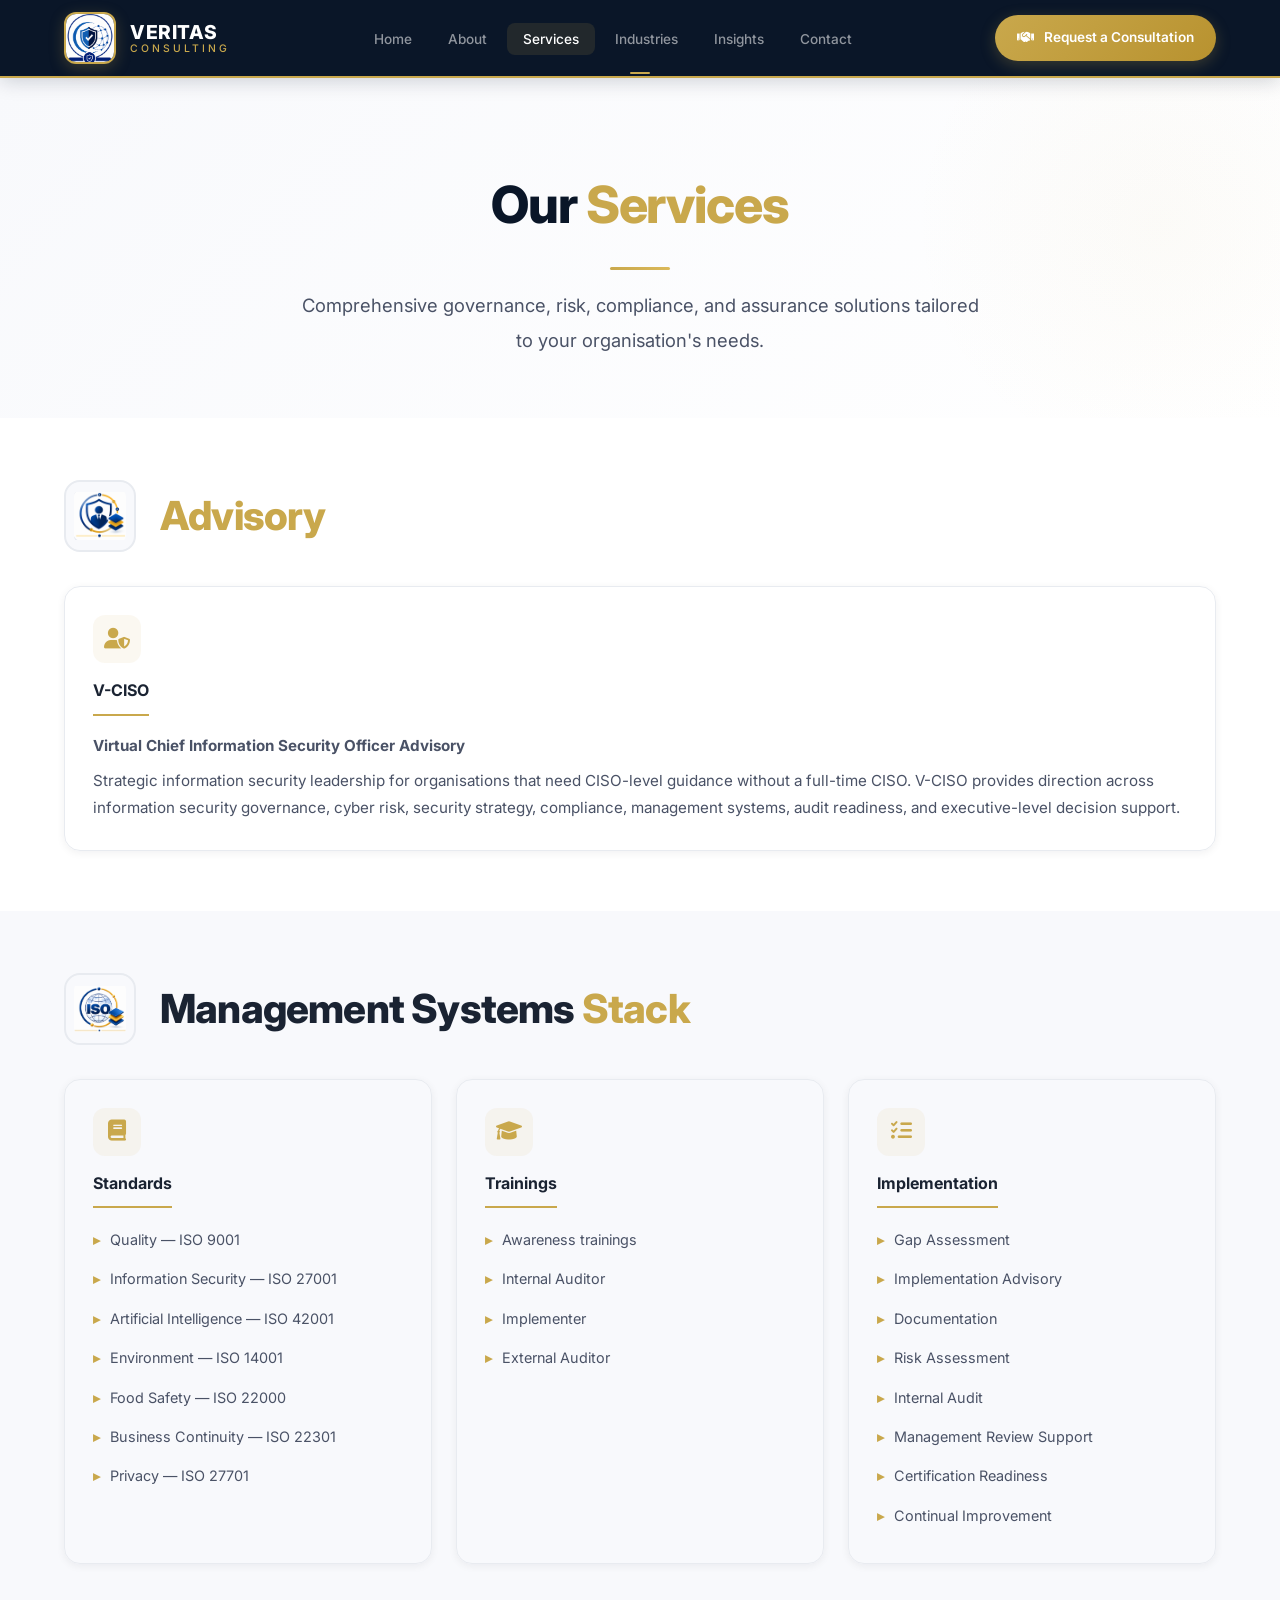
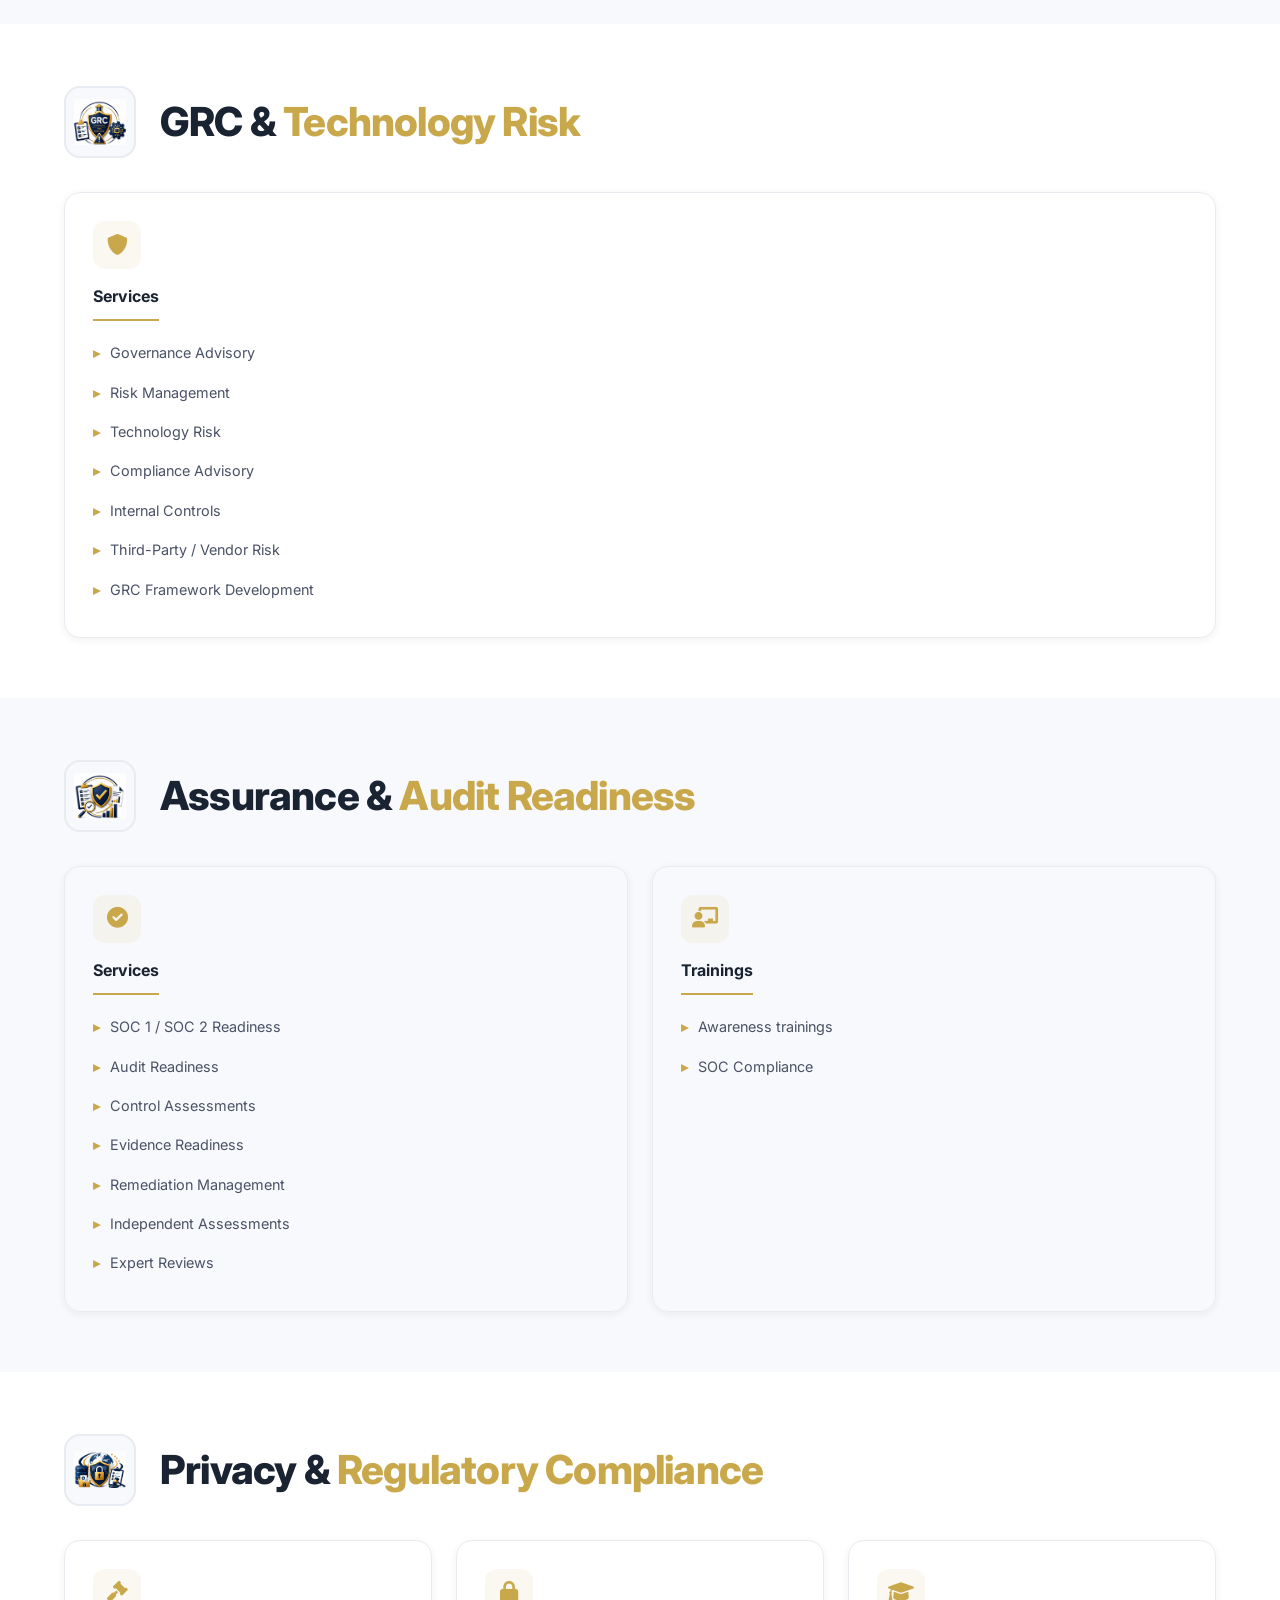
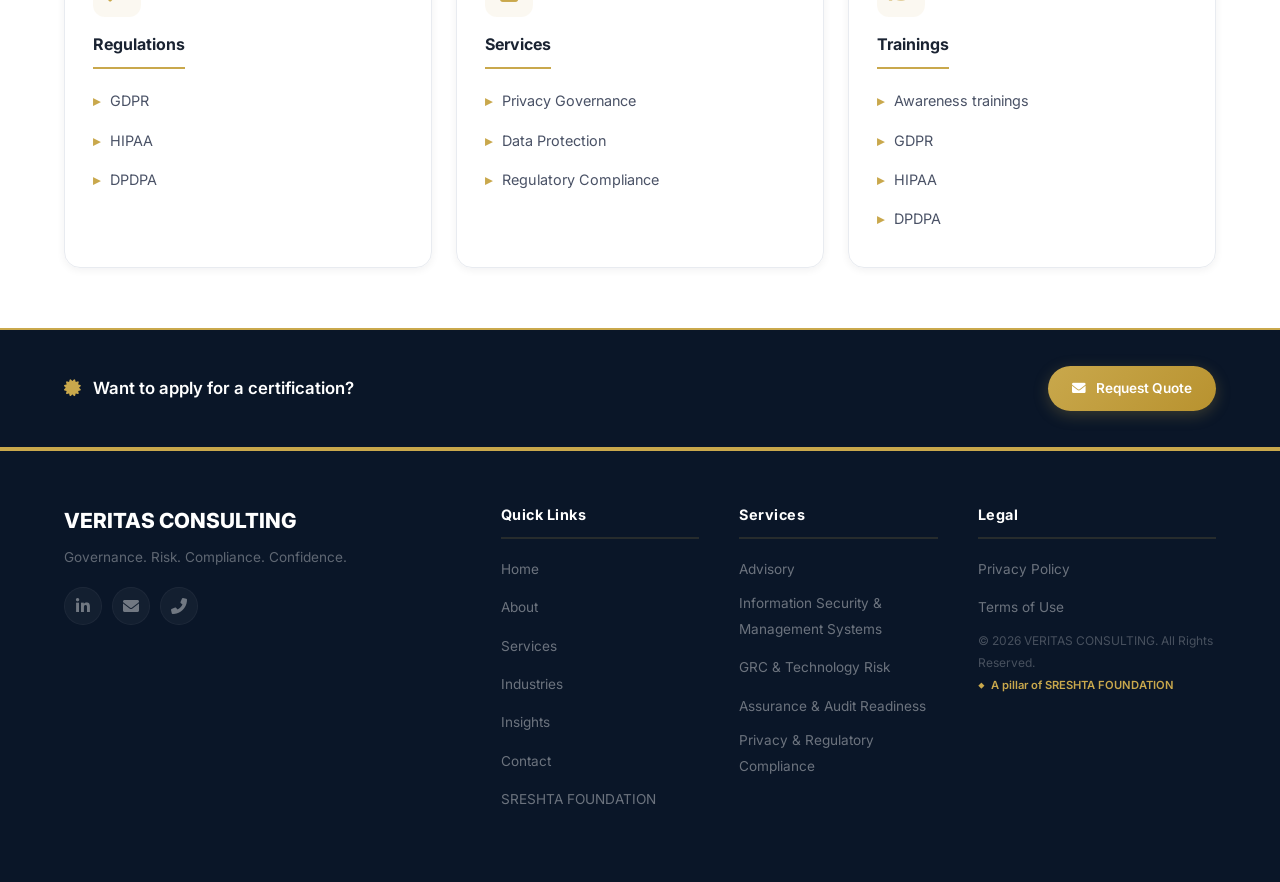
<file: services.html>
<!DOCTYPE html>
<html lang="en">
<head>
    <meta charset="UTF-8" />
    <meta name="viewport" content="width=device-width, initial-scale=1.0" />
    <title>Services - VERITAS CONSULTING</title>
    
    <link rel="stylesheet" href="https://cdnjs.cloudflare.com/ajax/libs/font-awesome/6.0.0-beta3/css/all.min.css" />
    <link href="https://fonts.googleapis.com/css2?family=Inter:opsz,wght@14..32,400;14..32,500;14..32,600;14..32,700;14..32,800&display=swap" rel="stylesheet" />
    <link rel="icon" type="image/png" href="logo.png">
    <style>
        /* ============================================================
           RESET & VARIABLES
           ============================================================ */
        * {
            margin: 0;
            padding: 0;
            box-sizing: border-box;
        }

        :root {
            --bg-primary: #ffffff;
            --bg-secondary: #f8f9fc;
            --nav-bg: #0a1628;
            --primary: #0a1628;
            --gold: #c9a84c;
            --gold-light: #dbb95a;
            --gold-dark: #b8922f;
            --text-primary: #1a2332;
            --text-secondary: #4a5266;
            --text-muted: #8a94a8;
            --text-white: #ffffff;
            --border-color: #e8ebf0;
            --shadow-sm: 0 2px 8px rgba(10, 22, 40, 0.06);
            --shadow-md: 0 8px 30px rgba(10, 22, 40, 0.08);
            --shadow-lg: 0 20px 60px rgba(10, 22, 40, 0.10);
            --radius: 8px;
            --radius-lg: 16px;
            --radius-xl: 24px;
            --transition: all 0.3s cubic-bezier(0.4, 0, 0.2, 1);
            --max-text: 900px;
        }

        html { scroll-behavior: smooth; }

        body {
            font-family: 'Inter', -apple-system, BlinkMacSystemFont, 'Segoe UI', sans-serif;
            color: var(--text-primary);
            line-height: 1.9;
            background: var(--bg-primary);
            -webkit-font-smoothing: antialiased;
        }

        .container {
            max-width: 1200px;
            margin: 0 auto;
            padding: 0 24px;
        }

        /* ---------- Typography ---------- */
        .section-title {
            font-size: 2.5rem;
            font-weight: 800;
            color: var(--text-primary);
            letter-spacing: -0.02em;
        }

        .section-title .highlight { color: var(--gold); }

        .section-title-wrapper {
            margin-bottom: 40px;
            text-align: center;
        }

        .section-title-wrapper .section-title::after {
            content: '';
            display: block;
            width: 60px;
            height: 3px;
            background: linear-gradient(90deg, var(--gold), var(--gold-light));
            margin: 14px auto 0;
            border-radius: 2px;
        }

        .section-subtitle {
            font-size: 1.05rem;
            color: var(--text-secondary);
            margin-top: 8px;
            text-align: center;
        }

        .section { padding: 80px 0; }
        .alt-bg { background: var(--bg-secondary); }

        /* ---------- Buttons ---------- */
        .btn-primary {
            display: inline-flex;
            align-items: center;
            gap: 10px;
            background: linear-gradient(135deg, var(--gold), var(--gold-dark));
            color: var(--text-white);
            padding: 10px 24px;
            border-radius: 50px;
            font-weight: 600;
            font-size: 0.85rem;
            text-decoration: none;
            transition: var(--transition);
            border: none;
            cursor: pointer;
            box-shadow: 0 4px 15px rgba(201, 168, 76, 0.25);
        }

        .btn-primary:hover {
            transform: translateY(-2px);
            box-shadow: 0 8px 30px rgba(201, 168, 76, 0.35);
        }

        .btn-primary.btn-cta {
            padding: 10px 22px;
            font-size: 0.85rem;
        }

        /* ---------- Header ---------- */
        .header {
            position: fixed;
            top: 0;
            left: 0;
            right: 0;
            z-index: 1000;
            background: var(--nav-bg);
            border-bottom: 2px solid var(--gold);
            box-shadow: 0 2px 20px rgba(10, 22, 40, 0.2);
        }

        .header-container {
            display: flex;
            justify-content: space-between;
            align-items: center;
            height: 76px;
        }

        /* ---------- Logo Area ---------- */
        .logo-area {
            display: flex;
            align-items: center;
            gap: 14px;
            text-decoration: none;
        }

        .logo-image {
            height: 52px;
            width: 52px;
            border-radius: 12px;
            object-fit: cover;
            display: block;
            border: 2px solid var(--gold);
            box-shadow: 0 4px 15px rgba(201, 168, 76, 0.25);
            transition: var(--transition);
            flex-shrink: 0;
        }

        .logo-image:hover {
            transform: scale(1.05);
            box-shadow: 0 8px 30px rgba(201, 168, 76, 0.35);
        }

        .logo-square {
            width: 52px;
            height: 52px;
            border-radius: 12px;
            background: linear-gradient(135deg, var(--gold), var(--gold-dark));
            display: flex;
            align-items: center;
            justify-content: center;
            flex-shrink: 0;
            transition: var(--transition);
            box-shadow: 0 4px 15px rgba(201, 168, 76, 0.25);
            position: relative;
        }

        .logo-square:hover {
            transform: scale(1.08);
            box-shadow: 0 8px 30px rgba(201, 168, 76, 0.35);
        }

        .logo-square::before {
            content: '';
            position: absolute;
            inset: -3px;
            border-radius: 14px;
            padding: 3px;
            background: linear-gradient(135deg, var(--gold-light), transparent, var(--gold));
            -webkit-mask: linear-gradient(#fff 0 0) content-box, linear-gradient(#fff 0 0);
            mask: linear-gradient(#fff 0 0) content-box, linear-gradient(#fff 0 0);
            -webkit-mask-composite: xor;
            mask-composite: exclude;
            pointer-events: none;
        }

        .logo-square::after {
            content: '';
            position: absolute;
            inset: 4px;
            border-radius: 8px;
            background: radial-gradient(circle at 30% 30%, rgba(255,255,255,0.15), transparent 70%);
            pointer-events: none;
        }

        .logo-square-text {
            display: flex;
            flex-direction: column;
            align-items: center;
            justify-content: center;
            text-align: center;
            line-height: 1;
            z-index: 1;
            padding: 4px;
        }

        .logo-square-veritas {
            font-size: 10px;
            font-weight: 800;
            color: var(--text-white);
            letter-spacing: 0.5px;
            text-transform: uppercase;
        }

        .logo-square-consulting {
            font-size: 5.5px;
            font-weight: 600;
            color: rgba(255,255,255,0.85);
            letter-spacing: 1.5px;
            text-transform: uppercase;
            margin-top: 1px;
        }

        .logo-text {
            display: flex;
            flex-direction: column;
            line-height: 1.1;
        }

        .logo-veritas {
            font-weight: 800;
            font-size: 1.2rem;
            color: var(--text-white);
            letter-spacing: 0.5px;
        }

        .logo-consulting {
            font-weight: 500;
            font-size: 0.65rem;
            color: var(--gold);
            letter-spacing: 3px;
            text-transform: uppercase;
        }

        /* ---------- Navigation ---------- */
        .main-nav ul {
            display: flex;
            list-style: none;
            gap: 4px;
            align-items: center;
        }

        .main-nav ul li a {
            color: rgba(255,255,255,0.55);
            text-decoration: none;
            font-weight: 500;
            font-size: 0.85rem;
            padding: 8px 16px;
            border-radius: 8px;
            transition: var(--transition);
        }

        .main-nav ul li a:hover {
            color: var(--text-white);
            background: rgba(255,255,255,0.06);
        }

        .main-nav ul li a.active {
            color: var(--text-white);
            background: rgba(201, 168, 76, 0.12);
        }

        .main-nav ul li a.active::after {
            content: '';
            position: absolute;
            bottom: 2px;
            left: 50%;
            transform: translateX(-50%);
            width: 20px;
            height: 2px;
            background: var(--gold);
            border-radius: 2px;
        }

        .header-cta {
            display: flex;
            align-items: center;
            gap: 12px;
        }

        .hamburger {
            display: none;
            background: none;
            border: none;
            color: var(--text-white);
            font-size: 1.3rem;
            cursor: pointer;
            padding: 4px;
            transition: var(--transition);
        }

        .hamburger:hover { color: var(--gold); }
        main { padding-top: 76px; }

        /* ============================================================
           SERVICES HERO
           ============================================================ */
        .services-hero {
            padding: 80px 0 60px;
            background: linear-gradient(135deg, #f8f9fc 0%, #ffffff 100%);
            text-align: center;
            position: relative;
            overflow: hidden;
        }

        .services-hero::before {
            content: '';
            position: absolute;
            top: -30%;
            right: -10%;
            width: 500px;
            height: 500px;
            background: radial-gradient(circle, rgba(201, 168, 76, 0.04) 0%, transparent 70%);
            border-radius: 50%;
            pointer-events: none;
        }

        .services-hero-content {
            max-width: 800px;
            margin: 0 auto;
            position: relative;
            z-index: 1;
        }

        .services-hero-badge {
            display: inline-flex;
            align-items: center;
            gap: 8px;
            background: rgba(201, 168, 76, 0.1);
            border: 1px solid rgba(201, 168, 76, 0.15);
            padding: 6px 18px;
            border-radius: 50px;
            font-size: 0.7rem;
            font-weight: 700;
            color: var(--gold-dark);
            letter-spacing: 1px;
            text-transform: uppercase;
            margin-bottom: 20px;
        }

        .services-hero h1 {
            font-size: 3.2rem;
            font-weight: 800;
            color: var(--primary);
            letter-spacing: -0.02em;
            margin-bottom: 12px;
        }

        .services-hero h1 .highlight { color: var(--gold); }

        .services-hero .hero-divider {
            width: 60px;
            height: 3px;
            background: linear-gradient(90deg, var(--gold), var(--gold-light));
            margin: 14px auto 18px;
            border-radius: 2px;
        }

        .services-hero p {
            font-size: 1.15rem;
            color: var(--text-secondary);
            max-width: 680px;
            margin: 0 auto;
            line-height: 1.9;
        }

        /* ============================================================
           SERVICE DETAIL
           ============================================================ */
        .service-detail {
            padding: 60px 0;
        }

        .service-header {
            display: flex;
            align-items: center;
            gap: 24px;
            margin-bottom: 32px;
        }

        /* Service Header Image */
        .service-header-image {
            width: 72px;
            height: 72px;
            object-fit: contain;
            border-radius: 16px;
            background: var(--bg-secondary);
            padding: 8px;
            border: 2px solid var(--border-color);
            transition: var(--transition);
            flex-shrink: 0;
        }

        .service-header-image:hover {
            border-color: var(--gold);
            transform: scale(1.05);
        }

        .service-header .section-title {
            margin-bottom: 0;
        }

        .service-header .section-title::after {
            display: none;
        }

        .service-grid {
            display: grid;
            grid-template-columns: repeat(auto-fit, minmax(280px, 1fr));
            gap: 24px;
        }

        .service-category {
            background: var(--bg-card);
            padding: 28px 28px;
            border-radius: var(--radius-lg);
            border: 1px solid var(--border-color);
            transition: var(--transition);
            box-shadow: var(--shadow-sm);
            position: relative;
            overflow: hidden;
        }

        .service-category::before {
            content: '';
            position: absolute;
            top: 0;
            left: 0;
            right: 0;
            height: 3px;
            background: linear-gradient(90deg, var(--gold), var(--gold-light));
            transform: scaleX(0);
            transform-origin: left;
            transition: var(--transition);
        }

        .service-category:hover::before {
            transform: scaleX(1);
        }

        .service-category:hover {
            border-color: var(--gold);
            box-shadow: var(--shadow-lg);
            transform: translateY(-4px);
        }

        .service-category .category-icon {
            width: 48px;
            height: 48px;
            background: rgba(201, 168, 76, 0.08);
            border-radius: 12px;
            display: flex;
            align-items: center;
            justify-content: center;
            margin-bottom: 12px;
            font-size: 1.3rem;
            color: var(--gold);
            transition: var(--transition);
        }

        .service-category:hover .category-icon {
            background: linear-gradient(135deg, var(--gold), var(--gold-dark));
            color: var(--text-white);
            transform: scale(1.05) rotate(-5deg);
        }

        .service-category .category-image {
            width: 48px;
            height: 48px;
            object-fit: contain;
            border-radius: 12px;
            margin-bottom: 12px;
            display: block;
            background: rgba(201, 168, 76, 0.05);
            padding: 4px;
            transition: var(--transition);
        }

        .service-category:hover .category-image {
            transform: scale(1.1) rotate(-5deg);
        }

        .service-category h3 {
            font-size: 1rem;
            font-weight: 700;
            color: var(--text-primary);
            margin-bottom: 12px;
            padding-bottom: 8px;
            border-bottom: 2px solid var(--gold);
            display: inline-block;
        }

        .service-category ul {
            list-style: none;
            padding: 0;
        }

        .service-category ul li {
            padding: 6px 0;
            font-size: 0.9rem;
            color: var(--text-secondary);
            border-bottom: 1px solid var(--border-light);
            display: flex;
            align-items: center;
            gap: 10px;
            transition: var(--transition);
        }

        .service-category ul li:hover {
            color: var(--text-primary);
            padding-left: 6px;
        }

        .service-category ul li::before {
            content: '▸';
            color: var(--gold);
            font-weight: 700;
            transition: var(--transition);
        }

        .service-category ul li:hover::before {
            transform: translateX(4px);
        }

        .service-category ul li:last-child {
            border-bottom: none;
        }

        /* ============================================================
           V-CISO SUB-SERVICE CARD (Consistent with other cards)
           ============================================================ */
        .sub-service-grid {
            display: grid;
            grid-template-columns: 1fr;
            gap: 24px;
            margin-top: 8px;
        }

        .sub-service-card {
            background: var(--bg-card);
            padding: 28px 28px;
            border-radius: var(--radius-lg);
            border: 1px solid var(--border-color);
            transition: var(--transition);
            box-shadow: var(--shadow-sm);
            position: relative;
            overflow: hidden;
        }

        .sub-service-card::before {
            content: '';
            position: absolute;
            top: 0;
            left: 0;
            right: 0;
            height: 3px;
            background: linear-gradient(90deg, var(--gold), var(--gold-light));
            transform: scaleX(0);
            transform-origin: left;
            transition: var(--transition);
        }

        .sub-service-card:hover::before {
            transform: scaleX(1);
        }

        .sub-service-card:hover {
            border-color: var(--gold);
            box-shadow: var(--shadow-lg);
            transform: translateY(-4px);
        }

        .sub-service-card .sub-category-icon {
            width: 48px;
            height: 48px;
            background: rgba(201, 168, 76, 0.08);
            border-radius: 12px;
            display: flex;
            align-items: center;
            justify-content: center;
            margin-bottom: 12px;
            font-size: 1.3rem;
            color: var(--gold);
            transition: var(--transition);
        }

        .sub-service-card:hover .sub-category-icon {
            background: linear-gradient(135deg, var(--gold), var(--gold-dark));
            color: var(--text-white);
            transform: scale(1.05) rotate(-5deg);
        }

        .sub-service-card .sub-category-image {
            width: 48px;
            height: 48px;
            object-fit: contain;
            border-radius: 12px;
            margin-bottom: 12px;
            display: block;
            background: rgba(201, 168, 76, 0.05);
            padding: 4px;
            transition: var(--transition);
        }

        .sub-service-card:hover .sub-category-image {
            transform: scale(1.1) rotate(-5deg);
        }

        .sub-service-card h4 {
            font-size: 1rem;
            font-weight: 700;
            color: var(--text-primary);
            margin-bottom: 8px;
            padding-bottom: 8px;
            border-bottom: 2px solid var(--gold);
            display: inline-block;
        }

        .sub-service-card .vciso-tag {
            display: inline-block;
            background: linear-gradient(135deg, var(--gold), var(--gold-dark));
            color: var(--text-white);
            padding: 2px 12px;
            border-radius: 50px;
            font-size: 0.6rem;
            font-weight: 700;
            text-transform: uppercase;
            letter-spacing: 0.5px;
            margin-left: 8px;
            vertical-align: middle;
        }

        .sub-service-card p {
            font-size: 0.95rem;
            color: var(--text-secondary);
            line-height: 1.8;
            margin-top: 8px;
        }

        /* ---------- CTA Bar ---------- */
        .cta-bar {
            padding: 36px 0;
            background: var(--primary);
            border-top: 2px solid var(--gold);
            border-bottom: 2px solid var(--gold);
        }

        .cta-bar-content {
            display: flex;
            justify-content: space-between;
            align-items: center;
            gap: 24px;
        }

        .cta-bar-content span {
            color: var(--text-white);
            font-size: 1.05rem;
            font-weight: 600;
        }

        .cta-bar-content span i {
            color: var(--gold);
            margin-right: 8px;
        }

        /* ============================================================
           FOOTER
           ============================================================ */
        .footer {
            background: var(--primary);
            color: rgba(255,255,255,0.5);
            padding: 50px 0 28px;
            border-top: 2px solid var(--gold);
        }

        .footer-grid {
            display: grid;
            grid-template-columns: 2fr 1fr 1fr 1.2fr;
            gap: 40px;
            margin-bottom: 32px;
        }

        .footer-brand h3 {
            color: var(--text-white);
            font-size: 1.3rem;
            font-weight: 800;
            margin-bottom: 4px;
        }

        .footer-brand .tagline {
            font-size: 0.85rem;
            color: rgba(255,255,255,0.35);
            margin-bottom: 16px;
        }

        .social-links {
            display: flex;
            gap: 10px;
        }

        .social-links a {
            width: 38px;
            height: 38px;
            background: rgba(255,255,255,0.04);
            border-radius: 50%;
            display: flex;
            align-items: center;
            justify-content: center;
            color: rgba(255,255,255,0.4);
            text-decoration: none;
            transition: var(--transition);
            border: 1px solid rgba(255,255,255,0.04);
        }

        .social-links a:hover {
            background: var(--gold);
            color: var(--text-white);
            border-color: var(--gold);
            transform: translateY(-3px);
        }

        .footer h4 {
            color: var(--text-white);
            font-size: 0.9rem;
            font-weight: 700;
            margin-bottom: 14px;
            letter-spacing: 0.5px;
            padding-bottom: 8px;
            border-bottom: 2px solid rgba(201, 168, 76, 0.15);
        }

        .footer ul {
            list-style: none;
            padding: 0;
        }

        .footer ul li {
            margin-bottom: 8px;
        }

        .footer ul li a {
            color: rgba(255,255,255,0.4);
            text-decoration: none;
            font-size: 0.85rem;
            transition: var(--transition);
            display: inline-block;
        }

        .footer ul li a:hover {
            color: var(--gold);
            transform: translateX(4px);
        }

        .footer-bottom {
            padding-top: 24px;
            border-top: 1px solid rgba(255,255,255,0.06);
            display: flex;
            justify-content: space-between;
            align-items: center;
            flex-wrap: wrap;
            gap: 12px;
        }

        .copyright {
            font-size: 0.75rem;
            color: rgba(255,255,255,0.25);
        }

        .pillar {
            font-size: 0.7rem;
            color: var(--gold);
            font-weight: 600;
            display: flex;
            align-items: center;
            gap: 6px;
        }

        .pillar::before {
            content: '◆';
            font-size: 0.4rem;
        }

        /* ============================================================
           RESPONSIVE
           ============================================================ */
        @media (max-width: 1024px) {
            .hamburger {
                display: block;
            }
            
            .main-nav {
                display: none;
                position: absolute;
                top: 76px;
                left: 0;
                right: 0;
                background: var(--nav-bg);
                padding: 16px 20px;
                border-top: 1px solid rgba(255,255,255,0.05);
                box-shadow: var(--shadow-lg);
            }
            
            .main-nav.open { display: block; }
            .main-nav ul { flex-direction: column; gap: 2px; align-items: stretch; }
            .main-nav ul li a { display: block; padding: 10px 14px; text-align: center; }

            .footer-grid { grid-template-columns: 1fr 1fr; }
        }

        @media (max-width: 768px) {
            .logo-image {
                height: 42px;
                width: 42px;
                border-radius: 10px;
            }

            .logo-square {
                width: 42px;
                height: 42px;
                border-radius: 10px;
            }

            .logo-square .logo-square-veritas {
                font-size: 8px;
            }

            .logo-square .logo-square-consulting {
                font-size: 4.5px;
            }

            .logo-veritas {
                font-size: 1rem;
            }

            .logo-consulting {
                font-size: 0.55rem;
            }

            .section { padding: 50px 0; }

            .services-hero { padding: 50px 0 30px; }
            .services-hero h1 { font-size: 2.4rem; }
            .services-hero p { font-size: 1rem; }

            .service-header {
                flex-direction: column;
                text-align: center;
            }

            .service-grid {
                grid-template-columns: 1fr;
            }

            .sub-service-card {
                padding: 20px 18px;
            }

            .footer-grid { grid-template-columns: 1fr; gap: 28px; }
            .footer-bottom { flex-direction: column; text-align: center; }

            .cta-bar-content {
                flex-direction: column;
                text-align: center;
            }
        }

        @media (max-width: 480px) {
            .logo-image {
                height: 36px;
                width: 36px;
                border-radius: 8px;
            }

            .logo-square {
                width: 36px;
                height: 36px;
                border-radius: 8px;
            }

            .logo-square .logo-square-veritas {
                font-size: 7px;
            }

            .logo-square .logo-square-consulting {
                font-size: 4px;
            }

            .logo-veritas {
                font-size: 0.8rem;
            }

            .logo-consulting {
                font-size: 0.45rem;
                letter-spacing: 2px;
            }

            .logo-text {
                display: none;
            }

            .services-hero h1 { font-size: 2rem; }
            .container { padding: 0 16px; }
            .service-category { padding: 20px 16px; }
            .sub-service-card { padding: 16px 14px; }
        }

        /* ============================================================
           ANIMATIONS
           ============================================================ */
        .animate-on-scroll {
            opacity: 0;
            transform: translateY(24px);
            transition: opacity 0.6s ease, transform 0.6s ease;
        }

        .animate-on-scroll.visible {
            opacity: 1;
            transform: translateY(0);
        }

        .delay-1 { transition-delay: 0.1s; }
        .delay-2 { transition-delay: 0.2s; }
        .delay-3 { transition-delay: 0.3s; }
        .delay-4 { transition-delay: 0.4s; }
        .delay-5 { transition-delay: 0.5s; }
    </style>
</head>
<body>

<!-- ============================================================
     HEADER
     ============================================================ -->
<header class="header" id="header">
    <div class="container header-container">

        <!-- ===== LOGO ===== -->
        <a href="index.html" class="logo-area">
            <!-- OPTION 1: Use Image Logo (Recommended) -->
            <img src="logo.png" alt="VERITAS CONSULTING" class="logo-image" />
            
            <!-- Logo Text beside the square -->
            <div class="logo-text">
                <span class="logo-veritas">VERITAS</span>
                <span class="logo-consulting">CONSULTING</span>
            </div>
        </a>

        <!-- ===== NAVIGATION ===== -->
        <nav class="main-nav" id="mainNav">
            <ul>
                <li><a href="index.html">Home</a></li>
                <li><a href="about.html">About</a></li>
                <li><a href="services.html" class="active">Services</a></li>
                <li><a href="industries.html">Industries</a></li>
                <li><a href="insights.html">Insights</a></li>
                <li><a href="contact.html">Contact</a></li>
            </ul>
        </nav>

        <!-- ===== HEADER CTA ===== -->
        <div class="header-cta">
            <a href="contact.html" class="btn-primary btn-cta">
                <i class="fas fa-handshake"></i> Request a Consultation
            </a>
            <button class="hamburger" id="hamburger" aria-label="Toggle menu">
                <i class="fas fa-bars"></i>
            </button>
        </div>
    </div>
</header>

<!-- ============================================================
     MAIN CONTENT
     ============================================================ -->
<main>

    <!-- ===== SERVICES HERO ===== -->
    <section class="services-hero">
        <div class="container services-hero-content">
            <h1>Our <span class="highlight">Services</span></h1>
            <div class="hero-divider"></div>
            <p>Comprehensive governance, risk, compliance, and assurance solutions tailored to your organisation's needs.</p>
        </div>
    </section>

    <!-- ===== SERVICE 1: ADVISORY (NEW) ===== -->
    <section class="service-detail section" id="advisory">
        <div class="container">
            <div class="service-header">
                <!-- OPTION 1: Use Image -->
                <img src="advisory.png" alt="Advisory" class="service-header-image" />
                
                <!-- OPTION 2: Use Icon (Fallback) -->
                <!-- <div style="width:72px; height:72px; background:rgba(201,168,76,0.08); border-radius:16px; display:flex; align-items:center; justify-content:center; font-size:2rem; color:var(--gold); flex-shrink:0;"><i class="fas fa-handshake"></i></div> -->
                
                <h2 class="section-title"><span class="highlight">Advisory</span></h2>
            </div>
            <div class="sub-service-grid">
                <div class="sub-service-card animate-on-scroll delay-1">
                    <!-- OPTION 1: Use Image -->
                    <!-- <img src="assets/images/icons/v-ciso.png" alt="V-CISO" class="sub-category-image" /> -->
                    
                    <!-- OPTION 2: Use Icon (Fallback) -->
                    <div class="sub-category-icon"><i class="fas fa-user-shield"></i></div>
                    
                    <h4>V-CISO</h4>
                    <p><strong>Virtual Chief Information Security Officer Advisory</strong></p>
                    <p>Strategic information security leadership for organisations that need CISO-level guidance without a full-time CISO. V-CISO provides direction across information security governance, cyber risk, security strategy, compliance, management systems, audit readiness, and executive-level decision support.</p>
                </div>
            </div>
        </div>
    </section>

    <!-- ===== SERVICE 2: MANAGEMENT SYSTEMS STACK ===== -->
    <section class="service-detail section alt-bg" id="management">
        <div class="container">
            <div class="service-header">
                <!-- OPTION 1: Use Image -->
                <img src="MANAGEMENT SYSTEM STACK.png" alt="Management Systems" class="service-header-image" />
                
                <!-- OPTION 2: Use Icon (Fallback) -->
                <!-- <div style="width:72px; height:72px; background:rgba(201,168,76,0.08); border-radius:16px; display:flex; align-items:center; justify-content:center; font-size:2rem; color:var(--gold); flex-shrink:0;"><i class="fas fa-layer-group"></i></div> -->
                
                <h2 class="section-title">Management Systems <span class="highlight">Stack</span></h2>
            </div>
            <div class="service-grid">
                <div class="service-category animate-on-scroll delay-1">
                    <!-- OPTION 1: Use Image -->
                    <!-- <img src="assets/images/icons/standards.png" alt="Standards" class="category-image" /> -->
                    
                    <!-- OPTION 2: Use Icon (Fallback) -->
                    <div class="category-icon"><i class="fas fa-book"></i></div>
                    
                    <h3>Standards</h3>
                    <ul>
                        <li>Quality — ISO 9001</li>
                        <li>Information Security — ISO 27001</li>
                        <li>Artificial Intelligence — ISO 42001</li>
                        <li>Environment — ISO 14001</li>
                        <li>Food Safety — ISO 22000</li>
                        <li>Business Continuity — ISO 22301</li>
                        <li>Privacy — ISO 27701</li>
                    </ul>
                </div>
                <div class="service-category animate-on-scroll delay-2">
                    <!-- OPTION 1: Use Image -->
                    <!-- <img src="assets/images/icons/training.png" alt="Trainings" class="category-image" /> -->
                    
                    <!-- OPTION 2: Use Icon (Fallback) -->
                    <div class="category-icon"><i class="fas fa-graduation-cap"></i></div>
                    
                    <h3>Trainings</h3>
                    <ul>
                        <li>Awareness trainings</li>
                        <li>Internal Auditor</li>
                        <li>Implementer</li>
                        <li>External Auditor</li>
                    </ul>
                </div>
                <div class="service-category animate-on-scroll delay-3">
                    <!-- OPTION 1: Use Image -->
                    <!-- <img src="assets/images/icons/implementation.png" alt="Implementation" class="category-image" /> -->
                    
                    <!-- OPTION 2: Use Icon (Fallback) -->
                    <div class="category-icon"><i class="fas fa-tasks"></i></div>
                    
                    <h3>Implementation</h3>
                    <ul>
                        <li>Gap Assessment</li>
                        <li>Implementation Advisory</li>
                        <li>Documentation</li>
                        <li>Risk Assessment</li>
                        <li>Internal Audit</li>
                        <li>Management Review Support</li>
                        <li>Certification Readiness</li>
                        <li>Continual Improvement</li>
                    </ul>
                </div>
            </div>
        </div>
    </section>

    <!-- ===== SERVICE 3: GRC & TECHNOLOGY RISK ===== -->
    <section class="service-detail section" id="grc">
        <div class="container">
            <div class="service-header">
                <!-- OPTION 1: Use Image -->
                <img src="GRC AND TECHNOLOGY.png" alt="GRC & Technology Risk" class="service-header-image" />
                
                <!-- OPTION 2: Use Icon (Fallback) -->
                <!-- <div style="width:72px; height:72px; background:rgba(201,168,76,0.08); border-radius:16px; display:flex; align-items:center; justify-content:center; font-size:2rem; color:var(--gold); flex-shrink:0;"><i class="fas fa-diagram-project"></i></div> -->
                
                <h2 class="section-title">GRC &amp; <span class="highlight">Technology Risk</span></h2>
            </div>
            <div class="service-grid">
                <div class="service-category animate-on-scroll delay-1">
                    <!-- OPTION 1: Use Image -->
                    <!-- <img src="assets/images/icons/grc-services.png" alt="GRC Services" class="category-image" /> -->
                    
                    <!-- OPTION 2: Use Icon (Fallback) -->
                    <div class="category-icon"><i class="fas fa-shield-alt"></i></div>
                    
                    <h3>Services</h3>
                    <ul>
                        <li>Governance Advisory</li>
                        <li>Risk Management</li>
                        <li>Technology Risk</li>
                        <li>Compliance Advisory</li>
                        <li>Internal Controls</li>
                        <li>Third-Party / Vendor Risk</li>
                        <li>GRC Framework Development</li>
                    </ul>
                </div>
            </div>
        </div>
    </section>

    <!-- ===== SERVICE 4: ASSURANCE & AUDIT READINESS ===== -->
    <section class="service-detail section alt-bg" id="assurance">
        <div class="container">
            <div class="service-header">
                <!-- OPTION 1: Use Image -->
                <img src="ASSURANCE AND AUDIT READINESS.png" alt="Assurance & Audit Readiness" class="service-header-image" />
                
                <!-- OPTION 2: Use Icon (Fallback) -->
                <!-- <div style="width:72px; height:72px; background:rgba(201,168,76,0.08); border-radius:16px; display:flex; align-items:center; justify-content:center; font-size:2rem; color:var(--gold); flex-shrink:0;"><i class="fas fa-clipboard-check"></i></div> -->
                
                <h2 class="section-title">Assurance &amp; <span class="highlight">Audit Readiness</span></h2>
            </div>
            <div class="service-grid">
                <div class="service-category animate-on-scroll delay-1">
                    <!-- OPTION 1: Use Image -->
                    <!-- <img src="assets/images/icons/assurance-services.png" alt="Assurance Services" class="category-image" /> -->
                    
                    <!-- OPTION 2: Use Icon (Fallback) -->
                    <div class="category-icon"><i class="fas fa-check-circle"></i></div>
                    
                    <h3>Services</h3>
                    <ul>
                        <li>SOC 1 / SOC 2 Readiness</li>
                        <li>Audit Readiness</li>
                        <li>Control Assessments</li>
                        <li>Evidence Readiness</li>
                        <li>Remediation Management</li>
                        <li>Independent Assessments</li>
                        <li>Expert Reviews</li>
                    </ul>
                </div>
                <div class="service-category animate-on-scroll delay-2">
                    <!-- OPTION 1: Use Image -->
                    <!-- <img src="assets/images/icons/assurance-training.png" alt="Assurance Trainings" class="category-image" /> -->
                    
                    <!-- OPTION 2: Use Icon (Fallback) -->
                    <div class="category-icon"><i class="fas fa-chalkboard-teacher"></i></div>
                    
                    <h3>Trainings</h3>
                    <ul>
                        <li>Awareness trainings</li>
                        <li>SOC Compliance</li>
                    </ul>
                </div>
            </div>
        </div>
    </section>

    <!-- ===== SERVICE 5: PRIVACY & REGULATORY COMPLIANCE ===== -->
    <section class="service-detail section" id="privacy">
        <div class="container">
            <div class="service-header">
                <!-- OPTION 1: Use Image -->
                <img src="PRIVACY.png" alt="Privacy & Regulatory Compliance" class="service-header-image" />
                
                <!-- OPTION 2: Use Icon (Fallback) -->
                <!-- <div style="width:72px; height:72px; background:rgba(201,168,76,0.08); border-radius:16px; display:flex; align-items:center; justify-content:center; font-size:2rem; color:var(--gold); flex-shrink:0;"><i class="fas fa-user-shield"></i></div> -->
                
                <h2 class="section-title">Privacy &amp; <span class="highlight">Regulatory Compliance</span></h2>
            </div>
            <div class="service-grid">
                <div class="service-category animate-on-scroll delay-1">
                    <!-- OPTION 1: Use Image -->
                    <!-- <img src="assets/images/icons/regulations.png" alt="Regulations" class="category-image" /> -->
                    
                    <!-- OPTION 2: Use Icon (Fallback) -->
                    <div class="category-icon"><i class="fas fa-gavel"></i></div>
                    
                    <h3>Regulations</h3>
                    <ul>
                        <li>GDPR</li>
                        <li>HIPAA</li>
                        <li>DPDPA</li>
                    </ul>
                </div>
                <div class="service-category animate-on-scroll delay-2">
                    <!-- OPTION 1: Use Image -->
                    <!-- <img src="assets/images/icons/privacy-services.png" alt="Privacy Services" class="category-image" /> -->
                    
                    <!-- OPTION 2: Use Icon (Fallback) -->
                    <div class="category-icon"><i class="fas fa-lock"></i></div>
                    
                    <h3>Services</h3>
                    <ul>
                        <li>Privacy Governance</li>
                        <li>Data Protection</li>
                        <li>Regulatory Compliance</li>
                    </ul>
                </div>
                <div class="service-category animate-on-scroll delay-3">
                    <!-- OPTION 1: Use Image -->
                    <!-- <img src="assets/images/icons/privacy-training.png" alt="Privacy Trainings" class="category-image" /> -->
                    
                    <!-- OPTION 2: Use Icon (Fallback) -->
                    <div class="category-icon"><i class="fas fa-graduation-cap"></i></div>
                    
                    <h3>Trainings</h3>
                    <ul>
                        <li>Awareness trainings</li>
                        <li>GDPR</li>
                        <li>HIPAA</li>
                        <li>DPDPA</li>
                    </ul>
                </div>
            </div>
        </div>
    </section>

    <!-- ===== CTA BAR ===== -->
    <section class="cta-bar">
        <div class="container cta-bar-content">
            <span><i class="fas fa-certificate"></i> Want to apply for a certification?</span>
            <a href="mailto:infovc@veritasconsul.com" class="btn-primary">
                <i class="fas fa-envelope"></i> Request Quote
            </a>
        </div>
    </section>

</main>

<!-- ============================================================
     FOOTER
     ============================================================ -->
<footer class="footer">
    <div class="container footer-grid">
        <div class="footer-brand">
            <h3>VERITAS CONSULTING</h3>
            <p class="tagline">Governance. Risk. Compliance. Confidence.</p>
            <div class="social-links">
                <a href="https://www.linkedin.com/company/veritas-consulting-sf/?viewAsMember=true" target="_blank"><i class="fab fa-linkedin-in"></i></a>
                <a href="mailto:infovc@veritasconsul.com"><i class="fas fa-envelope"></i></a>
                <a href="contact.html"><i class="fas fa-phone-alt"></i></a>
            </div>
        </div>
        <div class="footer-links">
            <h4>Quick Links</h4>
            <ul>
                <li><a href="index.html">Home</a></li>
                <li><a href="about.html">About</a></li>
                <li><a href="services.html">Services</a></li>
                <li><a href="industries.html">Industries</a></li>
                <li><a href="insights.html">Insights</a></li>
                <li><a href="contact.html">Contact</a></li>
                <li><a href="https://www.sreshtafoundation.com" target="_blank">SRESHTA FOUNDATION</a></li>
            </ul>
        </div>
        <div class="footer-services">
            <h4>Services</h4>
            <ul>
                <li><a href="services.html#advisory">Advisory</a></li>
                <li><a href="services.html#management">Information Security &amp; Management Systems</a></li>
                <li><a href="services.html#grc">GRC &amp; Technology Risk</a></li>
                <li><a href="services.html#assurance">Assurance &amp; Audit Readiness</a></li>
                <li><a href="services.html#privacy">Privacy &amp; Regulatory Compliance</a></li>
            </ul>
        </div>
        <div class="footer-legal">
            <h4>Legal</h4>
            <ul>
                <li><a href="#">Privacy Policy</a></li>
                <li><a href="terms.html">Terms of Use</a></li>
            </ul>
            <p class="copyright">&copy; 2026 VERITAS CONSULTING. All Rights Reserved.</p>
            <p class="pillar">A pillar of SRESHTA FOUNDATION</p>
        </div>
    </div>
</footer>

<script>
    document.addEventListener('DOMContentLoaded', function() {

        const hamburger = document.getElementById('hamburger');
        const nav = document.getElementById('mainNav');

        if (hamburger && nav) {
            hamburger.addEventListener('click', function() {
                nav.classList.toggle('open');
                const icon = this.querySelector('i');
                if (icon) {
                    icon.classList.toggle('fa-bars');
                    icon.classList.toggle('fa-times');
                }
            });
        }

        const navLinks = document.querySelectorAll('.main-nav a');
        navLinks.forEach(link => {
            link.addEventListener('click', function() {
                if (window.innerWidth <= 1024) {
                    nav.classList.remove('open');
                    const icon = hamburger?.querySelector('i');
                    if (icon) {
                        icon.classList.remove('fa-times');
                        icon.classList.add('fa-bars');
                    }
                }
            });
        });

        const observerOptions = {
            threshold: 0.1,
            rootMargin: '0px 0px -30px 0px'
        };

        const observer = new IntersectionObserver((entries) => {
            entries.forEach(entry => {
                if (entry.isIntersecting) {
                    entry.target.classList.add('visible');
                }
            });
        }, observerOptions);

        document.querySelectorAll('.animate-on-scroll').forEach(el => {
            observer.observe(el);
        });

    });
</script>

</body>
</html>
</file>
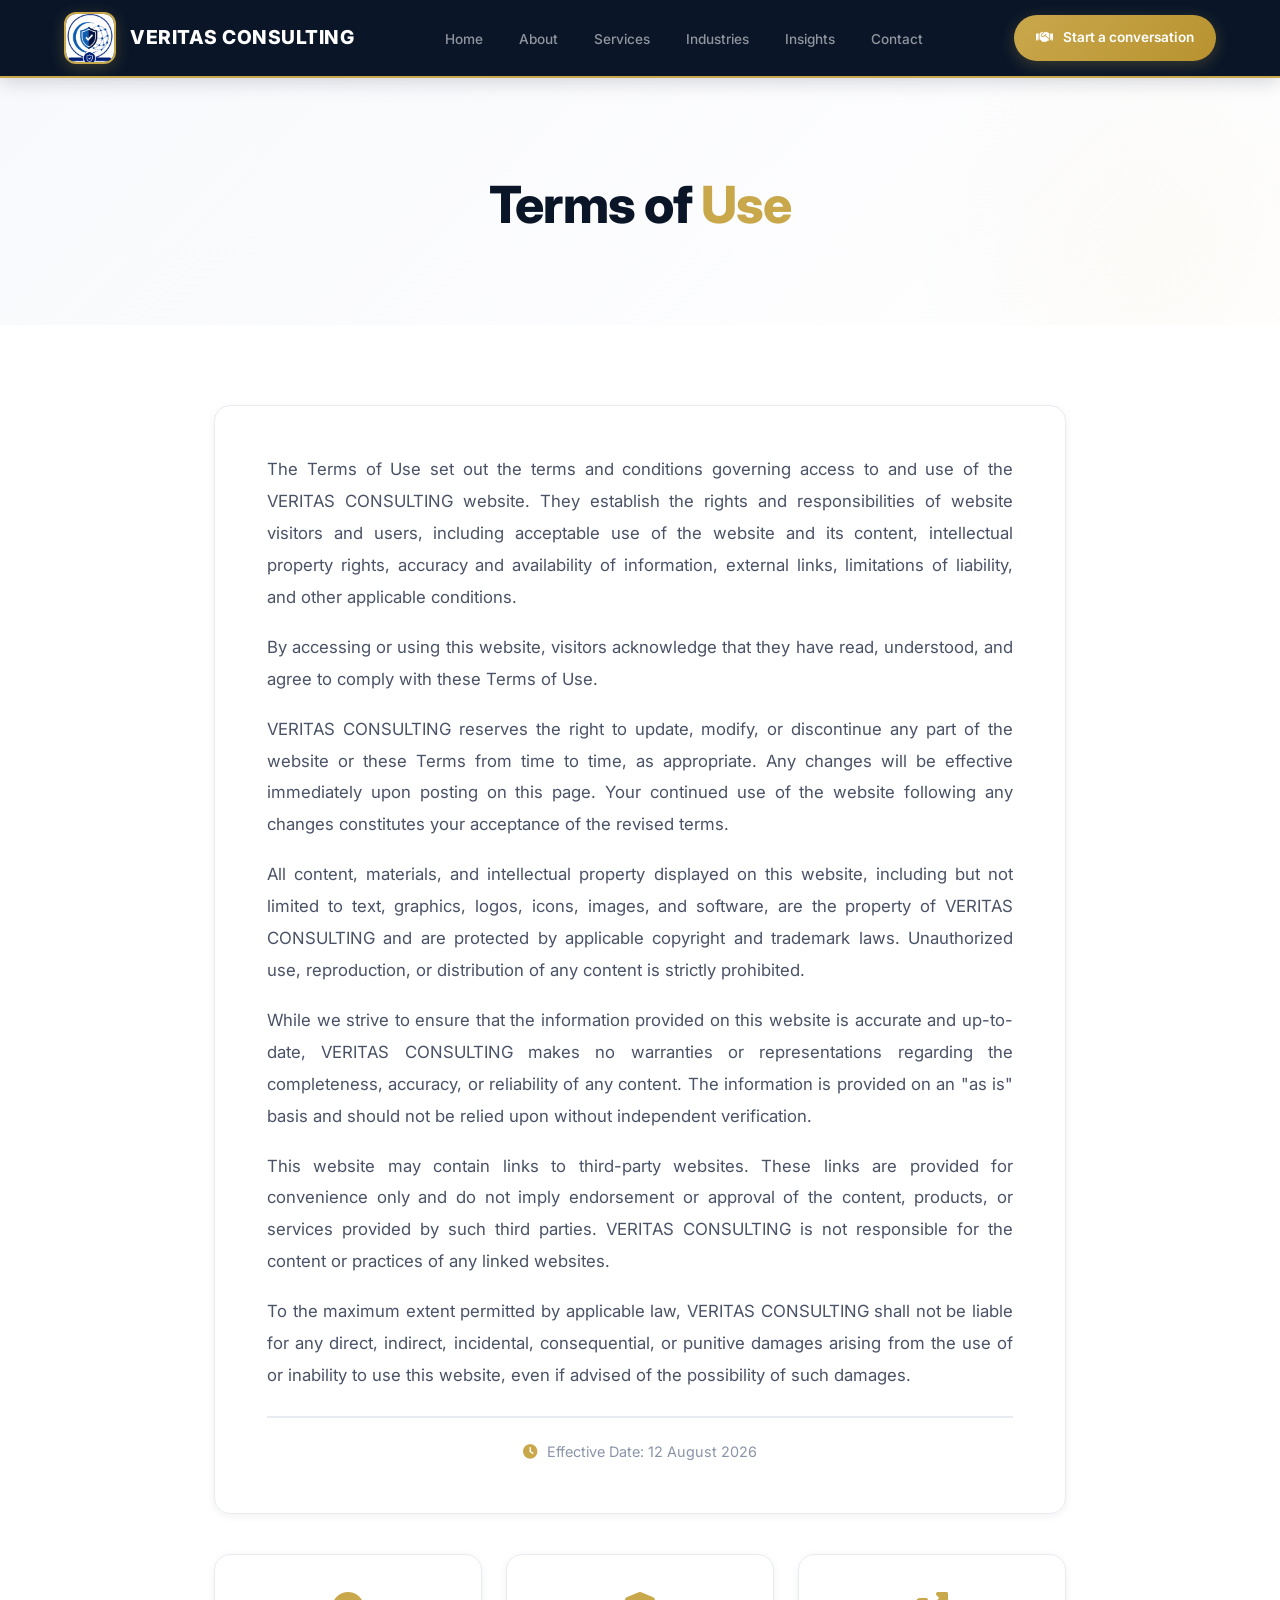
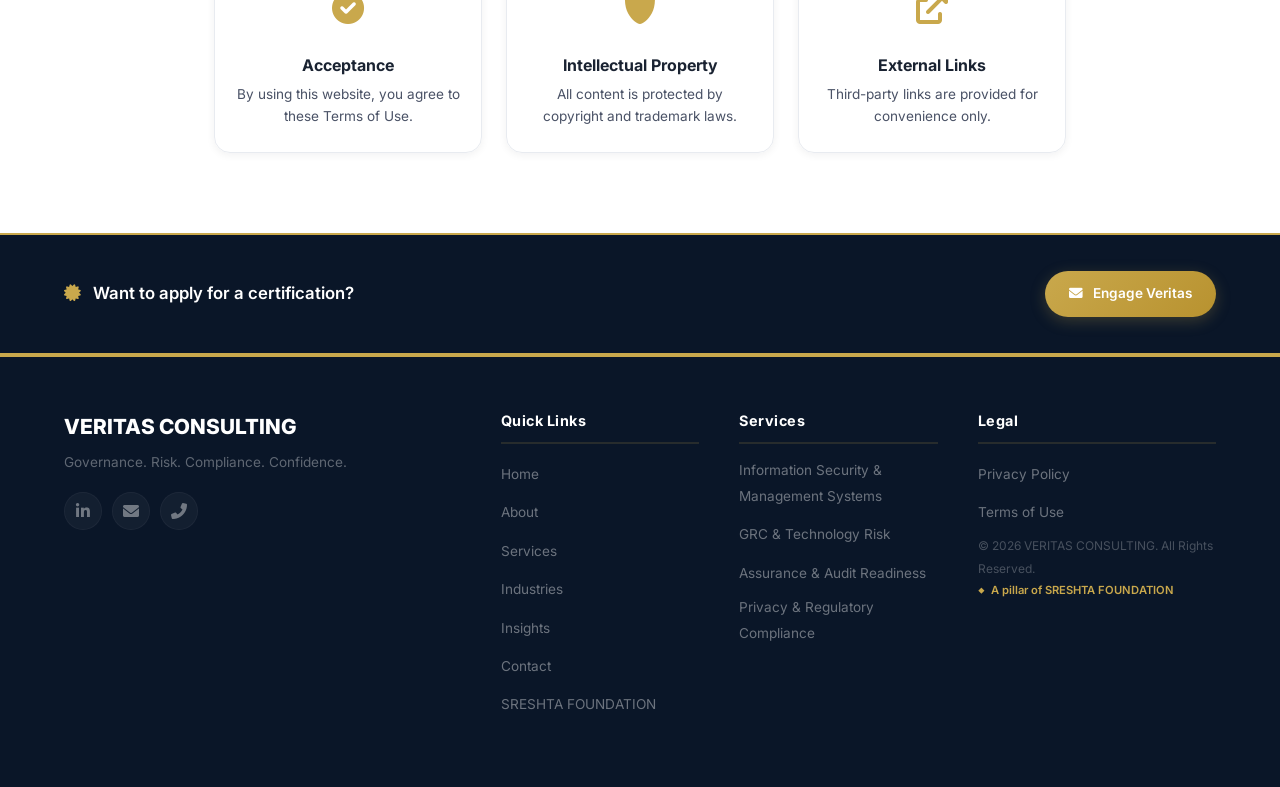
<file: terms.html>
<!DOCTYPE html>
<html lang="en">
<head>
    <meta charset="UTF-8" />
    <meta name="viewport" content="width=device-width, initial-scale=1.0" />
    <title>Terms of Use - VERITAS CONSULTING</title>
    
    <link rel="stylesheet" href="https://cdnjs.cloudflare.com/ajax/libs/font-awesome/6.0.0-beta3/css/all.min.css" />
    <link href="https://fonts.googleapis.com/css2?family=Inter:opsz,wght@14..32,400;14..32,500;14..32,600;14..32,700;14..32,800&display=swap" rel="stylesheet" />
<link rel="icon" type="image/icone" href="logo.png">
    <style>
        /* ============================================================
           RESET & VARIABLES
           ============================================================ */
        * {
            margin: 0;
            padding: 0;
            box-sizing: border-box;
        }

        :root {
            --bg-primary: #ffffff;
            --bg-secondary: #f8f9fc;
            --nav-bg: #0a1628;
            --primary: #0a1628;
            --gold: #c9a84c;
            --gold-light: #dbb95a;
            --gold-dark: #b8922f;
            --text-primary: #1a2332;
            --text-secondary: #4a5266;
            --text-muted: #8a94a8;
            --text-white: #ffffff;
            --border-color: #e8ebf0;
            --shadow-sm: 0 2px 8px rgba(10, 22, 40, 0.06);
            --shadow-md: 0 8px 30px rgba(10, 22, 40, 0.08);
            --shadow-lg: 0 20px 60px rgba(10, 22, 40, 0.10);
            --radius: 8px;
            --radius-lg: 16px;
            --radius-xl: 24px;
            --transition: all 0.3s cubic-bezier(0.4, 0, 0.2, 1);
            --max-text: 900px;
        }

        html { scroll-behavior: smooth; }

        body {
            font-family: 'Inter', -apple-system, BlinkMacSystemFont, 'Segoe UI', sans-serif;
            color: var(--text-primary);
            line-height: 1.9;
            background: var(--bg-primary);
            -webkit-font-smoothing: antialiased;
        }

        .container {
            max-width: 1200px;
            margin: 0 auto;
            padding: 0 24px;
        }

        /* ---------- Typography ---------- */
        .section-title {
            font-size: 2.5rem;
            font-weight: 800;
            color: var(--text-primary);
            letter-spacing: -0.02em;
        }

        .section-title .highlight { color: var(--gold); }

        .section-title-wrapper {
            margin-bottom: 40px;
            text-align: center;
        }

        .section-title-wrapper .section-title::after {
            content: '';
            display: block;
            width: 60px;
            height: 3px;
            background: linear-gradient(90deg, var(--gold), var(--gold-light));
            margin: 14px auto 0;
            border-radius: 2px;
        }

        .section-subtitle {
            font-size: 1.05rem;
            color: var(--text-secondary);
            margin-top: 8px;
            text-align: center;
        }

        .section { padding: 80px 0; }
        .alt-bg { background: var(--bg-secondary); }

        /* ---------- Buttons ---------- */
        .btn-primary {
            display: inline-flex;
            align-items: center;
            gap: 10px;
            background: linear-gradient(135deg, var(--gold), var(--gold-dark));
            color: var(--text-white);
            padding: 10px 24px;
            border-radius: 50px;
            font-weight: 600;
            font-size: 0.85rem;
            text-decoration: none;
            transition: var(--transition);
            border: none;
            cursor: pointer;
            box-shadow: 0 4px 15px rgba(201, 168, 76, 0.25);
        }

        .btn-primary:hover {
            transform: translateY(-2px);
            box-shadow: 0 8px 30px rgba(201, 168, 76, 0.35);
        }

        .btn-primary.btn-cta {
            padding: 10px 22px;
            font-size: 0.85rem;
        }

        /* ---------- Header ---------- */
        .header {
            position: fixed;
            top: 0;
            left: 0;
            right: 0;
            z-index: 1000;
            background: var(--nav-bg);
            border-bottom: 2px solid var(--gold);
            box-shadow: 0 2px 20px rgba(10, 22, 40, 0.2);
        }

        .header-container {
            display: flex;
            justify-content: space-between;
            align-items: center;
            height: 76px;
        }

        /* ---------- Logo Area ---------- */
        .logo-area {
            display: flex;
            align-items: center;
            gap: 14px;
            text-decoration: none;
        }

        .logo-image {
            height: 52px;
            width: 52px;
            border-radius: 12px;
            object-fit: cover;
            display: block;
            border: 2px solid var(--gold);
            box-shadow: 0 4px 15px rgba(201, 168, 76, 0.25);
            transition: var(--transition);
            flex-shrink: 0;
        }

        .logo-image:hover {
            transform: scale(1.05);
            box-shadow: 0 8px 30px rgba(201, 168, 76, 0.35);
        }

        .logo-square {
            width: 52px;
            height: 52px;
            border-radius: 12px;
            background: linear-gradient(135deg, var(--gold), var(--gold-dark));
            display: flex;
            align-items: center;
            justify-content: center;
            flex-shrink: 0;
            transition: var(--transition);
            box-shadow: 0 4px 15px rgba(201, 168, 76, 0.25);
            position: relative;
        }

        .logo-square:hover {
            transform: scale(1.08);
            box-shadow: 0 8px 30px rgba(201, 168, 76, 0.35);
        }

        .logo-square::before {
            content: '';
            position: absolute;
            inset: -3px;
            border-radius: 14px;
            padding: 3px;
            background: linear-gradient(135deg, var(--gold-light), transparent, var(--gold));
            -webkit-mask: linear-gradient(#fff 0 0) content-box, linear-gradient(#fff 0 0);
            mask: linear-gradient(#fff 0 0) content-box, linear-gradient(#fff 0 0);
            -webkit-mask-composite: xor;
            mask-composite: exclude;
            pointer-events: none;
        }

        .logo-square::after {
            content: '';
            position: absolute;
            inset: 4px;
            border-radius: 8px;
            background: radial-gradient(circle at 30% 30%, rgba(255,255,255,0.15), transparent 70%);
            pointer-events: none;
        }

        .logo-square-text {
            display: flex;
            flex-direction: column;
            align-items: center;
            justify-content: center;
            text-align: center;
            line-height: 1;
            z-index: 1;
            padding: 4px;
        }

        .logo-square-veritas {
            font-size: 10px;
            font-weight: 800;
            color: var(--text-white);
            letter-spacing: 0.5px;
            text-transform: uppercase;
        }

        .logo-square-consulting {
            font-size: 5.5px;
            font-weight: 600;
            color: rgba(255,255,255,0.85);
            letter-spacing: 1.5px;
            text-transform: uppercase;
            margin-top: 1px;
        }

        .logo-text {
            display: flex;
            flex-direction: column;
            line-height: 1.1;
        }

        .logo-veritas {
            font-weight: 800;
            font-size: 1.2rem;
            color: var(--text-white);
            letter-spacing: 0.5px;
        }

        .logo-consulting {
            font-weight: 500;
            font-size: 0.65rem;
            color: var(--gold);
            letter-spacing: 3px;
            text-transform: uppercase;
        }

        /* ---------- Navigation ---------- */
        .main-nav ul {
            display: flex;
            list-style: none;
            gap: 4px;
            align-items: center;
        }

        .main-nav ul li a {
            color: rgba(255,255,255,0.55);
            text-decoration: none;
            font-weight: 500;
            font-size: 0.85rem;
            padding: 8px 16px;
            border-radius: 8px;
            transition: var(--transition);
        }

        .main-nav ul li a:hover {
            color: var(--text-white);
            background: rgba(255,255,255,0.06);
        }

        .main-nav ul li a.active {
            color: var(--text-white);
            background: rgba(201, 168, 76, 0.12);
        }

        .main-nav ul li a.active::after {
            content: '';
            position: absolute;
            bottom: 2px;
            left: 50%;
            transform: translateX(-50%);
            width: 20px;
            height: 2px;
            background: var(--gold);
            border-radius: 2px;
        }

        .header-cta {
            display: flex;
            align-items: center;
            gap: 12px;
        }

        .hamburger {
            display: none;
            background: none;
            border: none;
            color: var(--text-white);
            font-size: 1.3rem;
            cursor: pointer;
            padding: 4px;
            transition: var(--transition);
        }

        .hamburger:hover { color: var(--gold); }
        main { padding-top: 76px; }

        /* ============================================================
           TERMS HERO
           ============================================================ */
        .terms-hero {
            padding: 80px 0 60px;
            background: linear-gradient(135deg, #f8f9fc 0%, #ffffff 100%);
            text-align: center;
            position: relative;
            overflow: hidden;
        }

        .terms-hero::before {
            content: '';
            position: absolute;
            top: -30%;
            right: -10%;
            width: 500px;
            height: 500px;
            background: radial-gradient(circle, rgba(201, 168, 76, 0.04) 0%, transparent 70%);
            border-radius: 50%;
            pointer-events: none;
        }

        .terms-hero-content {
            max-width: 800px;
            margin: 0 auto;
            position: relative;
            z-index: 1;
        }

        .terms-hero-badge {
            display: inline-flex;
            align-items: center;
            gap: 8px;
            background: rgba(201, 168, 76, 0.1);
            border: 1px solid rgba(201, 168, 76, 0.15);
            padding: 6px 18px;
            border-radius: 50px;
            font-size: 0.7rem;
            font-weight: 700;
            color: var(--gold-dark);
            letter-spacing: 1px;
            text-transform: uppercase;
            margin-bottom: 20px;
        }

        .terms-hero h1 {
            font-size: 3.2rem;
            font-weight: 800;
            color: var(--primary);
            letter-spacing: -0.02em;
            margin-bottom: 12px;
        }

        .terms-hero h1 .highlight { color: var(--gold); }

        .terms-hero .hero-divider {
            width: 60px;
            height: 3px;
            background: linear-gradient(90deg, var(--gold), var(--gold-light));
            margin: 14px auto 18px;
            border-radius: 2px;
        }

        .terms-hero p {
            font-size: 1.15rem;
            color: var(--text-secondary);
            max-width: 680px;
            margin: 0 auto;
            line-height: 1.9;
        }

        /* ============================================================
           TERMS CONTENT
           ============================================================ */
        .terms-content-wrapper {
            max-width: var(--max-text);
            margin: 0 auto;
        }

        .terms-glass-card {
            background: var(--bg-card);
            border-radius: var(--radius-lg);
            border: 1px solid var(--border-color);
            padding: 48px 52px;
            box-shadow: var(--shadow-sm);
            transition: var(--transition);
        }

        .terms-glass-card:hover {
            border-color: var(--gold);
            box-shadow: var(--shadow-md);
        }

        .terms-glass-card p {
            font-size: 1.05rem;
            color: var(--text-secondary);
            line-height: 1.9;
            margin-bottom: 18px;
            text-align: justify;
            text-justify: inter-word;
        }

        .terms-glass-card p:last-child {
            margin-bottom: 0;
        }

        .terms-glass-card .last-updated {
            margin-top: 24px;
            padding-top: 20px;
            border-top: 2px solid var(--border-color);
            font-size: 0.9rem;
            color: var(--text-muted);
            text-align: center;
        }

        .terms-glass-card .last-updated i {
            color: var(--gold);
            margin-right: 6px;
        }

        /* ============================================================
           KEY POINTS SECTION
           ============================================================ */
        .key-points-grid {
            display: grid;
            grid-template-columns: 1fr 1fr 1fr;
            gap: 24px;
            margin-top: 40px;
            max-width: var(--max-text);
            margin-left: auto;
            margin-right: auto;
        }

        .key-point {
            background: var(--bg-card);
            border: 1px solid var(--border-color);
            border-radius: var(--radius-lg);
            padding: 24px 20px;
            text-align: center;
            transition: var(--transition);
            box-shadow: var(--shadow-sm);
        }

        .key-point:hover {
            border-color: var(--gold);
            box-shadow: var(--shadow-md);
            transform: translateY(-4px);
        }

        .key-point .key-icon {
            font-size: 2rem;
            color: var(--gold);
            margin-bottom: 10px;
        }

        .key-point h4 {
            font-size: 1rem;
            font-weight: 700;
            color: var(--text-primary);
            margin-bottom: 4px;
        }

        .key-point p {
            font-size: 0.85rem;
            color: var(--text-secondary);
            line-height: 1.6;
        }

        /* ---------- CTA Bar ---------- */
        .cta-bar {
            padding: 36px 0;
            background: var(--primary);
            border-top: 2px solid var(--gold);
            border-bottom: 2px solid var(--gold);
        }

        .cta-bar-content {
            display: flex;
            justify-content: space-between;
            align-items: center;
            gap: 24px;
        }

        .cta-bar-content span {
            color: var(--text-white);
            font-size: 1.05rem;
            font-weight: 600;
        }

        .cta-bar-content span i {
            color: var(--gold);
            margin-right: 8px;
        }

        /* ============================================================
           FOOTER
           ============================================================ */
        .footer {
            background: var(--primary);
            color: rgba(255,255,255,0.5);
            padding: 50px 0 28px;
            border-top: 2px solid var(--gold);
        }

        .footer-grid {
            display: grid;
            grid-template-columns: 2fr 1fr 1fr 1.2fr;
            gap: 40px;
            margin-bottom: 32px;
        }

        .footer-brand h3 {
            color: var(--text-white);
            font-size: 1.3rem;
            font-weight: 800;
            margin-bottom: 4px;
        }

        .footer-brand .tagline {
            font-size: 0.85rem;
            color: rgba(255,255,255,0.35);
            margin-bottom: 16px;
        }

        .social-links {
            display: flex;
            gap: 10px;
        }

        .social-links a {
            width: 38px;
            height: 38px;
            background: rgba(255,255,255,0.04);
            border-radius: 50%;
            display: flex;
            align-items: center;
            justify-content: center;
            color: rgba(255,255,255,0.4);
            text-decoration: none;
            transition: var(--transition);
            border: 1px solid rgba(255,255,255,0.04);
        }

        .social-links a:hover {
            background: var(--gold);
            color: var(--text-white);
            border-color: var(--gold);
            transform: translateY(-3px);
        }

        .footer h4 {
            color: var(--text-white);
            font-size: 0.9rem;
            font-weight: 700;
            margin-bottom: 14px;
            letter-spacing: 0.5px;
            padding-bottom: 8px;
            border-bottom: 2px solid rgba(201, 168, 76, 0.15);
        }

        .footer ul {
            list-style: none;
            padding: 0;
        }

        .footer ul li {
            margin-bottom: 8px;
        }

        .footer ul li a {
            color: rgba(255,255,255,0.4);
            text-decoration: none;
            font-size: 0.85rem;
            transition: var(--transition);
            display: inline-block;
        }

        .footer ul li a:hover {
            color: var(--gold);
            transform: translateX(4px);
        }

        .footer-bottom {
            padding-top: 24px;
            border-top: 1px solid rgba(255,255,255,0.06);
            display: flex;
            justify-content: space-between;
            align-items: center;
            flex-wrap: wrap;
            gap: 12px;
        }

        .copyright {
            font-size: 0.75rem;
            color: rgba(255,255,255,0.25);
        }

        .pillar {
            font-size: 0.7rem;
            color: var(--gold);
            font-weight: 600;
            display: flex;
            align-items: center;
            gap: 6px;
        }

        .pillar::before {
            content: '◆';
            font-size: 0.4rem;
        }

        /* ============================================================
           RESPONSIVE
           ============================================================ */
        @media (max-width: 1024px) {
            .hamburger {
                display: block;
            }
            
            .main-nav {
                display: none;
                position: absolute;
                top: 76px;
                left: 0;
                right: 0;
                background: var(--nav-bg);
                padding: 16px 20px;
                border-top: 1px solid rgba(255,255,255,0.05);
                box-shadow: var(--shadow-lg);
            }
            
            .main-nav.open { display: block; }
            .main-nav ul { flex-direction: column; gap: 2px; align-items: stretch; }
            .main-nav ul li a { display: block; padding: 10px 14px; text-align: center; }

            .key-points-grid {
                grid-template-columns: 1fr 1fr;
            }

            .footer-grid { grid-template-columns: 1fr 1fr; }
        }

        @media (max-width: 768px) {
            .logo-image {
                height: 42px;
                width: 42px;
                border-radius: 10px;
            }

            .logo-square {
                width: 42px;
                height: 42px;
                border-radius: 10px;
            }

            .logo-square .logo-square-veritas {
                font-size: 8px;
            }

            .logo-square .logo-square-consulting {
                font-size: 4.5px;
            }

            .logo-veritas {
                font-size: 1rem;
            }

            .logo-consulting {
                font-size: 0.55rem;
            }

            .section { padding: 50px 0; }

            .terms-hero { padding: 50px 0 30px; }
            .terms-hero h1 { font-size: 2.4rem; }
            .terms-hero p { font-size: 1rem; }

            .terms-glass-card {
                padding: 28px 20px;
            }

            .terms-glass-card p {
                font-size: 0.95rem;
                text-align: left;
            }

            .key-points-grid {
                grid-template-columns: 1fr 1fr;
                gap: 16px;
            }

            .footer-grid { grid-template-columns: 1fr; gap: 28px; }
            .footer-bottom { flex-direction: column; text-align: center; }

            .cta-bar-content {
                flex-direction: column;
                text-align: center;
            }
        }

        @media (max-width: 480px) {
            .logo-image {
                height: 36px;
                width: 36px;
                border-radius: 8px;
            }

            .logo-square {
                width: 36px;
                height: 36px;
                border-radius: 8px;
            }

            .logo-square .logo-square-veritas {
                font-size: 7px;
            }

            .logo-square .logo-square-consulting {
                font-size: 4px;
            }

            .logo-veritas {
                font-size: 0.8rem;
            }

            .logo-consulting {
                font-size: 0.45rem;
                letter-spacing: 2px;
            }

            .logo-text {
                display: none;
            }

            .terms-hero h1 { font-size: 2rem; }
            .container { padding: 0 16px; }

            .terms-glass-card {
                padding: 20px 16px;
            }

            .terms-glass-card p {
                font-size: 0.9rem;
            }

            .key-points-grid {
                grid-template-columns: 1fr;
                gap: 12px;
            }
        }

        /* ============================================================
           ANIMATIONS
           ============================================================ */
        .animate-on-scroll {
            opacity: 0;
            transform: translateY(24px);
            transition: opacity 0.6s ease, transform 0.6s ease;
        }

        .animate-on-scroll.visible {
            opacity: 1;
            transform: translateY(0);
        }

        .delay-1 { transition-delay: 0.1s; }
        .delay-2 { transition-delay: 0.2s; }
        .delay-3 { transition-delay: 0.3s; }
    </style>
</head>
<body>

<!-- ============================================================
     HEADER
     ============================================================ -->
<header class="header" id="header">
    <div class="container header-container">

        <!-- ===== LOGO ===== -->
        <a href="index.html" class="logo-area">
            <!-- OPTION 1: Use Image Logo (Recommended) -->
            <img src="logo.png" alt="VERITAS CONSULTING" class="logo-image" />
            
            <!-- OPTION 2: Use Square Text Logo (Fallback) -->
            
            <!-- Logo Text beside the square -->
            <div class="logo-text">
                <span class="logo-veritas">VERITAS CONSULTING</span>
                
            </div>
        </a>

        <!-- ===== NAVIGATION ===== -->
        <nav class="main-nav" id="mainNav">
            <ul>
                <li><a href="index.html">Home</a></li>
                <li><a href="about.html">About</a></li>
                <li><a href="services.html">Services</a></li>
                <li><a href="industries.html">Industries</a></li>
                <li><a href="insights.html">Insights</a></li>
                <li><a href="contact.html">Contact</a></li>
            </ul>
        </nav>

        <!-- ===== HEADER CTA ===== -->
        <div class="header-cta">
            <a href="contact.html" class="btn-primary btn-cta">
                <i class="fas fa-handshake"></i> Start a conversation
            </a>
            <button class="hamburger" id="hamburger" aria-label="Toggle menu">
                <i class="fas fa-bars"></i>
            </button>
        </div>
    </div>
</header>

<!-- ============================================================
     MAIN CONTENT
     ============================================================ -->
<main>

    <!-- ===== TERMS HERO ===== -->
    <section class="terms-hero">
        <div class="container terms-hero-content">
            <h1>Terms of <span class="highlight">Use</span></h1>
    </section>

    <!-- ===== TERMS CONTENT ===== -->
    <section class="section">
        <div class="container terms-content-wrapper">
            
            <div class="terms-glass-card animate-on-scroll">
                <p>The Terms of Use set out the terms and conditions governing access to and use of the VERITAS CONSULTING website. They establish the rights and responsibilities of website visitors and users, including acceptable use of the website and its content, intellectual property rights, accuracy and availability of information, external links, limitations of liability, and other applicable conditions.</p>
                
                <p>By accessing or using this website, visitors acknowledge that they have read, understood, and agree to comply with these Terms of Use.</p>
                
                <p>VERITAS CONSULTING reserves the right to update, modify, or discontinue any part of the website or these Terms from time to time, as appropriate. Any changes will be effective immediately upon posting on this page. Your continued use of the website following any changes constitutes your acceptance of the revised terms.</p>
                
                <p>All content, materials, and intellectual property displayed on this website, including but not limited to text, graphics, logos, icons, images, and software, are the property of VERITAS CONSULTING and are protected by applicable copyright and trademark laws. Unauthorized use, reproduction, or distribution of any content is strictly prohibited.</p>
                
                <p>While we strive to ensure that the information provided on this website is accurate and up-to-date, VERITAS CONSULTING makes no warranties or representations regarding the completeness, accuracy, or reliability of any content. The information is provided on an "as is" basis and should not be relied upon without independent verification.</p>
                
                <p>This website may contain links to third-party websites. These links are provided for convenience only and do not imply endorsement or approval of the content, products, or services provided by such third parties. VERITAS CONSULTING is not responsible for the content or practices of any linked websites.</p>
                
                <p>To the maximum extent permitted by applicable law, VERITAS CONSULTING shall not be liable for any direct, indirect, incidental, consequential, or punitive damages arising from the use of or inability to use this website, even if advised of the possibility of such damages.</p>
                
                <div class="last-updated">
                    <i class="fas fa-clock"></i> Effective Date: 12 August 2026
                </div>
            </div>

            <!-- Key Points -->
            <div class="key-points-grid">
                <div class="key-point animate-on-scroll delay-1">
                    <div class="key-icon"><i class="fas fa-check-circle"></i></div>
                    <h4>Acceptance</h4>
                    <p>By using this website, you agree to these Terms of Use.</p>
                </div>
                <div class="key-point animate-on-scroll delay-2">
                    <div class="key-icon"><i class="fas fa-shield-alt"></i></div>
                    <h4>Intellectual Property</h4>
                    <p>All content is protected by copyright and trademark laws.</p>
                </div>
                <div class="key-point animate-on-scroll delay-3">
                    <div class="key-icon"><i class="fas fa-external-link-alt"></i></div>
                    <h4>External Links</h4>
                    <p>Third-party links are provided for convenience only.</p>
                </div>
            </div>

        </div>
    </section>

    <!-- ===== CTA BAR ===== -->
    <section class="cta-bar">
        <div class="container cta-bar-content">
            <span><i class="fas fa-certificate"></i> Want to apply for a certification?</span>
            <a href="mailto:infovc@veritasconsul.com" class="btn-primary">
                <i class="fas fa-envelope"></i> Engage Veritas
            </a>
        </div>
    </section>

</main>

<!-- ============================================================
     FOOTER
     ============================================================ -->
<footer class="footer">
    <div class="container footer-grid">
        <div class="footer-brand">
            <h3>VERITAS CONSULTING</h3>
            <p class="tagline">Governance. Risk. Compliance. Confidence.</p>
            <div class="social-links">
                <a href="https://www.linkedin.com/company/veritas-consulting-sf/?viewAsMember=true" target="_blank"><i class="fab fa-linkedin-in"></i></a>
                <a href="mailto:infovc@veritasconsul.com"><i class="fas fa-envelope"></i></a>
                <a href="contact.html"><i class="fas fa-phone-alt"></i></a>
            </div>
        </div>
        <div class="footer-links">
            <h4>Quick Links</h4>
            <ul>
                <li><a href="index.html">Home</a></li>
                <li><a href="about.html">About</a></li>
                <li><a href="services.html">Services</a></li>
                <li><a href="industries.html">Industries</a></li>
                <li><a href="insights.html">Insights</a></li>
                <li><a href="contact.html">Contact</a></li>
                <li><a href="https://www.sreshtafoundation.com" target="_blank">SRESHTA FOUNDATION</a></li>
            </ul>
        </div>
        <div class="footer-services">
            <h4>Services</h4>
            <ul>
                <li><a href="services.html#management">Information Security &amp; Management Systems</a></li>
                <li><a href="services.html#grc">GRC &amp; Technology Risk</a></li>
                <li><a href="services.html#assurance">Assurance &amp; Audit Readiness</a></li>
                <li><a href="services.html#privacy">Privacy &amp; Regulatory Compliance</a></li>
            </ul>
        </div>
        <div class="footer-legal">
            <h4>Legal</h4>
            <ul>
                <li><a href="privacy.html">Privacy Policy</a></li>
                <li><a href="terms.html">Terms of Use</a></li>
            </ul>
            <p class="copyright">&copy; 2026 VERITAS CONSULTING. All Rights Reserved.</p>
            <p class="pillar">A pillar of SRESHTA FOUNDATION</p>
        </div>
    </div>
</footer>

<script>
    document.addEventListener('DOMContentLoaded', function() {

        const hamburger = document.getElementById('hamburger');
        const nav = document.getElementById('mainNav');

        if (hamburger && nav) {
            hamburger.addEventListener('click', function() {
                nav.classList.toggle('open');
                const icon = this.querySelector('i');
                if (icon) {
                    icon.classList.toggle('fa-bars');
                    icon.classList.toggle('fa-times');
                }
            });
        }

        const navLinks = document.querySelectorAll('.main-nav a');
        navLinks.forEach(link => {
            link.addEventListener('click', function() {
                if (window.innerWidth <= 1024) {
                    nav.classList.remove('open');
                    const icon = hamburger?.querySelector('i');
                    if (icon) {
                        icon.classList.remove('fa-times');
                        icon.classList.add('fa-bars');
                    }
                }
            });
        });

        const observerOptions = {
            threshold: 0.0001,
            rootMargin: '0px 0px -30px 0px'
        };

        const observer = new IntersectionObserver((entries) => {
            entries.forEach(entry => {
                if (entry.isIntersecting) {
                    entry.target.classList.add('visible');
                }
            });
        }, observerOptions);

        document.querySelectorAll('.animate-on-scroll').forEach(el => {
            observer.observe(el);
        });

    });
</script>

</body>
</html>
</file>
